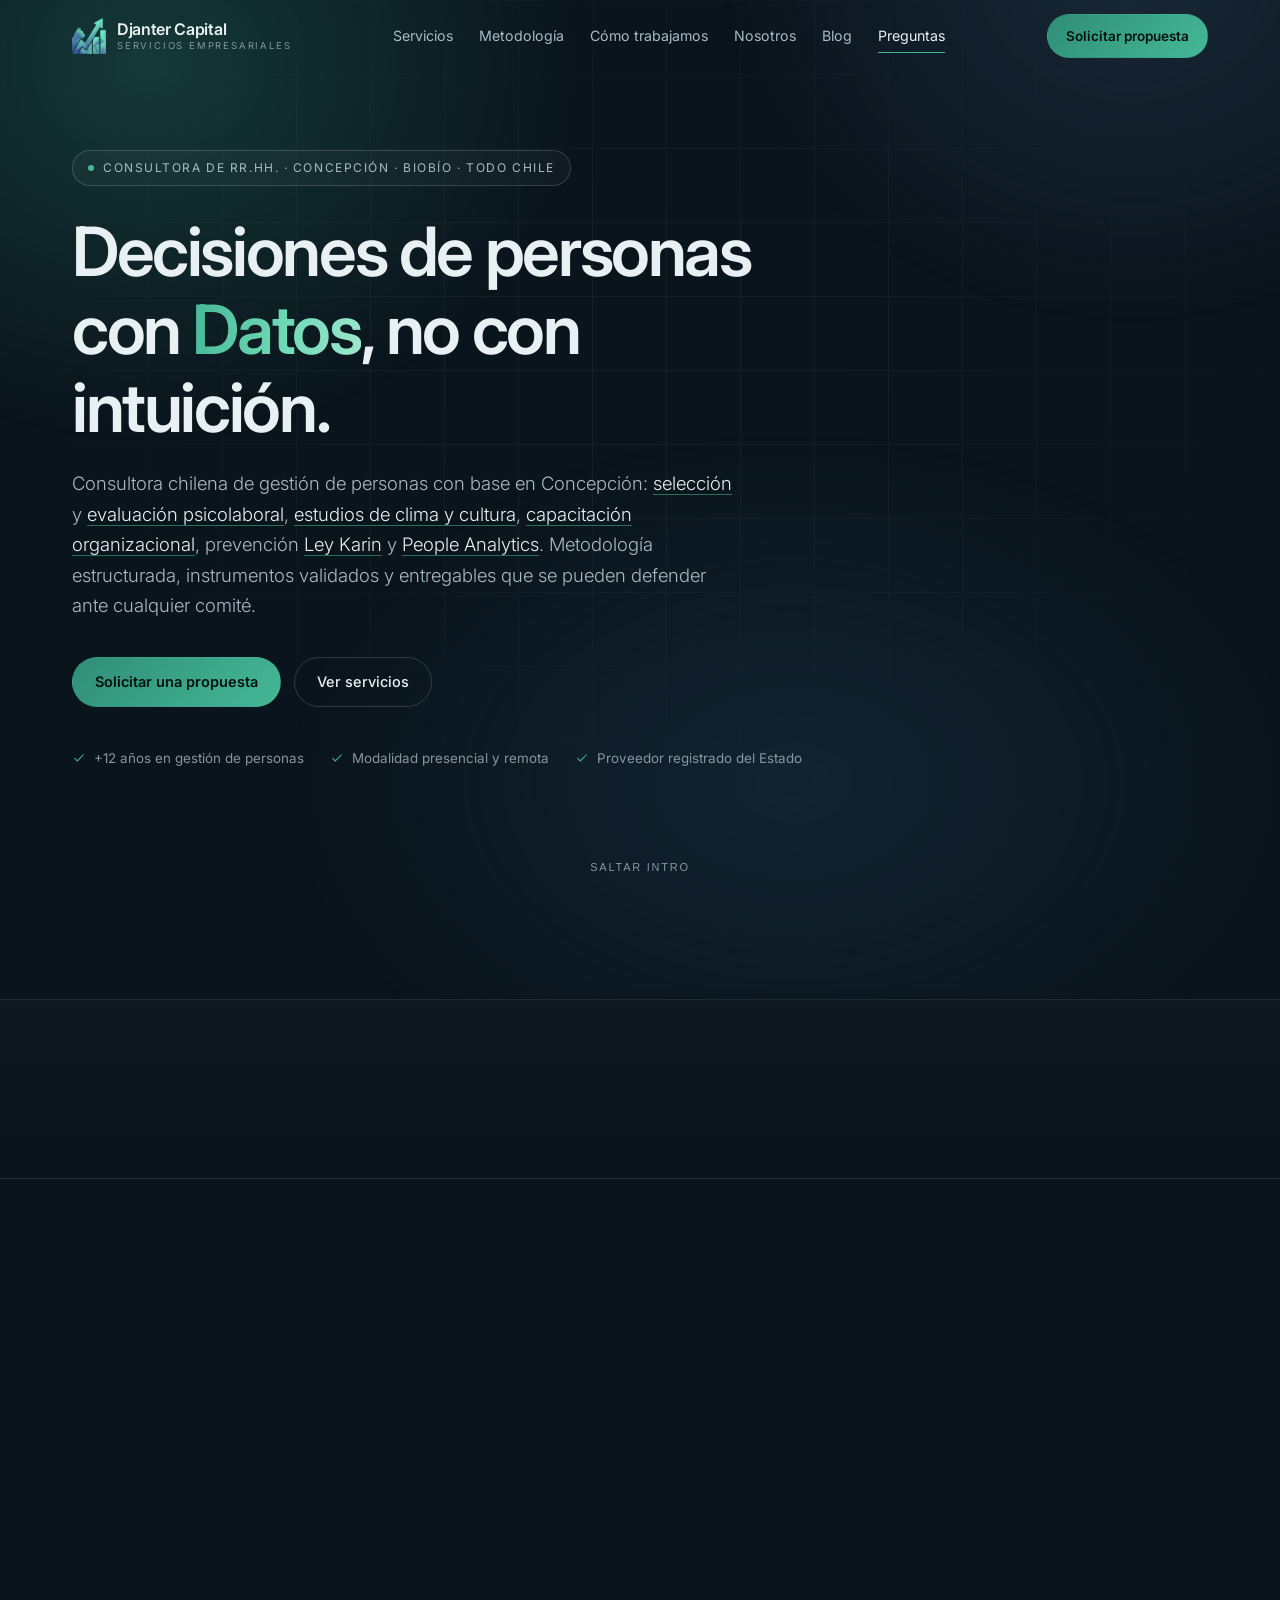
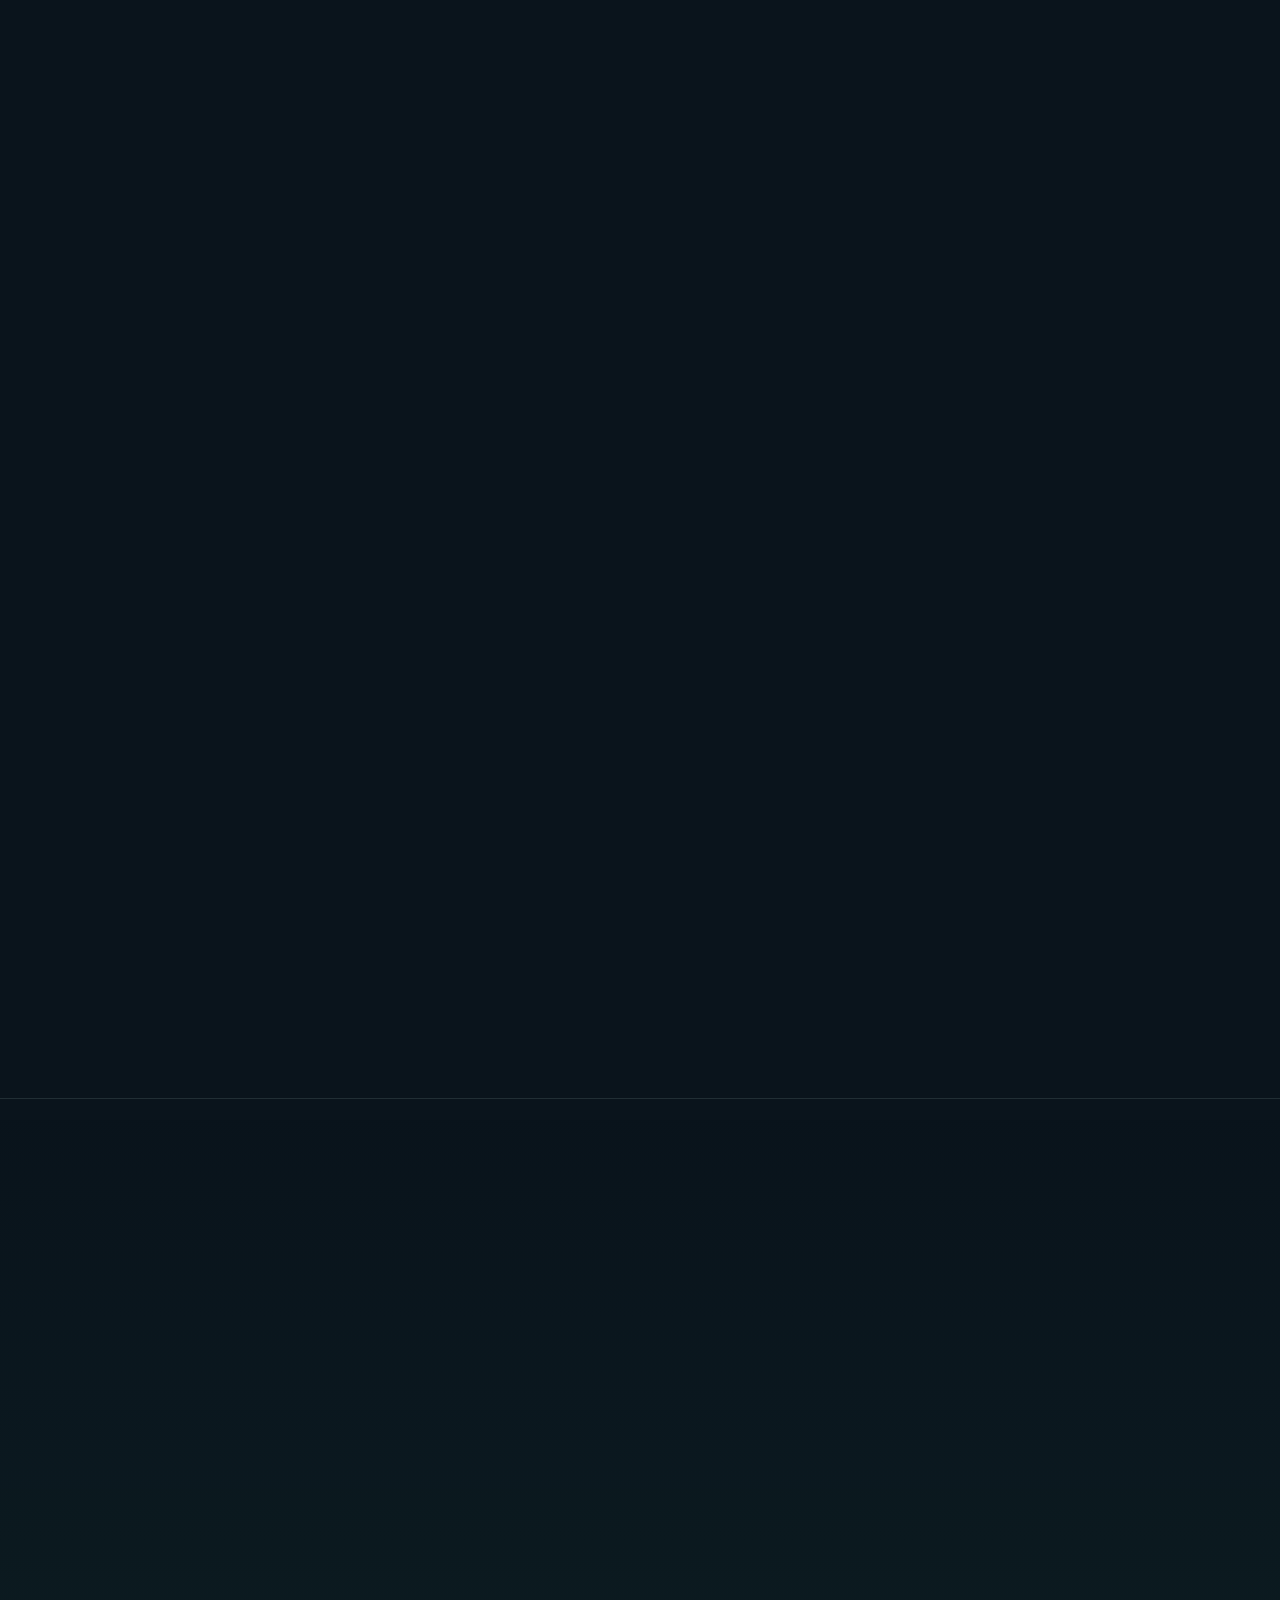
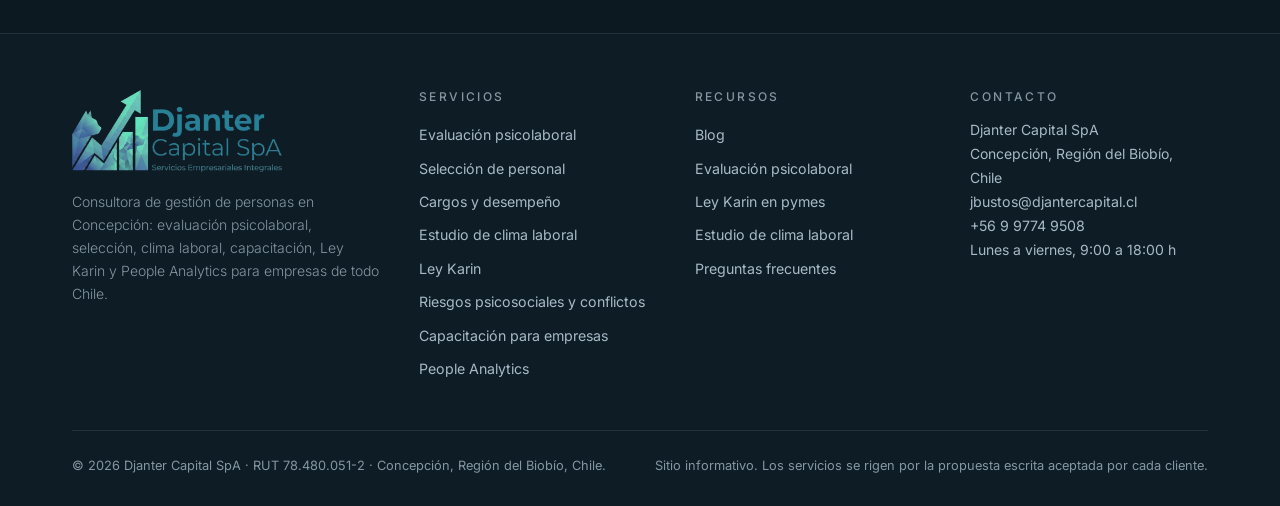
<file: index.html>
<!DOCTYPE html>
<html lang="es-CL">
<head>
<meta charset="utf-8">
<meta name="viewport" content="width=device-width, initial-scale=1">
<title>Consultora de RR.HH. en Concepción | Djanter Capital SpA</title>
<meta name="description" content="Consultora de RR.HH. en Concepción: evaluación psicolaboral, selección, clima laboral, capacitación, Ley Karin y People Analytics. Presencial y online.">
<link rel="canonical" href="https://djantercapital.cl/">
<meta name="robots" content="index, follow, max-image-preview:large">
<meta name="author" content="Djanter Capital SpA">
<meta name="theme-color" content="#0A141C">
<meta property="og:type" content="website">
<meta property="og:site_name" content="Djanter Capital">
<meta property="og:title" content="Consultora de RR.HH. en Concepción | Djanter Capital SpA">
<meta property="og:description" content="Consultora de RR.HH. en Concepción: evaluación psicolaboral, selección, clima laboral, capacitación, Ley Karin y People Analytics. Presencial y online.">
<meta property="og:url" content="https://djantercapital.cl/">
<meta property="og:image" content="https://djantercapital.cl/assets/og-djanter-capital.jpg">
<meta property="og:image:width" content="1200">
<meta property="og:image:height" content="630">
<meta property="og:image:alt" content="Djanter Capital SpA — consultora de gestión de personas en Concepción">
<meta property="og:locale" content="es_CL">
<meta name="twitter:card" content="summary_large_image">
<link rel="icon" href="/favicon.ico" sizes="any">
<link rel="icon" href="/favicon-48.png" type="image/png">
<link rel="apple-touch-icon" href="/apple-touch-icon.png">
<link rel="preconnect" href="https://fonts.googleapis.com">
<link rel="preconnect" href="https://fonts.gstatic.com" crossorigin>
<link href="https://fonts.googleapis.com/css2?family=Inter:wght@300;400;500;600;700&amp;display=swap" rel="stylesheet">
<link rel="stylesheet" href="/assets/site.css">
<noscript><style>.rv{opacity:1;transform:none}#pre{display:none}body.is-loading{overflow:auto}</style></noscript>
<script type="application/ld+json">
{
 "@context": "https://schema.org",
 "@type": "ProfessionalService",
 "@id": "https://djantercapital.cl/#org",
 "name": "Djanter Capital SpA",
 "alternateName": "Djanter Capital",
 "url": "https://djantercapital.cl/",
 "logo": "https://djantercapital.cl/assets/icon-512.png",
 "image": "https://djantercapital.cl/assets/og-djanter-capital.jpg",
 "description": "Consultora de gestión de personas con base en Concepción, Chile: evaluación psicolaboral, selección de personal, estudios de clima laboral, capacitación organizacional, prevención Ley Karin y People Analytics.",
 "email": "jbustos@djantercapital.cl",
 "telephone": "+56997749508",
 "taxID": "78.480.051-2",
 "foundingDate": "2026-07-31",
 "address": {
  "@type": "PostalAddress",
  "addressLocality": "Concepción",
  "addressRegion": "Región del Biobío",
  "addressCountry": "CL"
 },
 "areaServed": [
  {
   "@type": "AdministrativeArea",
   "name": "Región del Biobío"
  },
  {
   "@type": "Country",
   "name": "Chile"
  }
 ],
 "openingHoursSpecification": [
  {
   "@type": "OpeningHoursSpecification",
   "dayOfWeek": [
    "Monday",
    "Tuesday",
    "Wednesday",
    "Thursday",
    "Friday"
   ],
   "opens": "09:00",
   "closes": "18:00"
  }
 ],
 "knowsAbout": [
  "Evaluación psicolaboral",
  "Selección de personal",
  "Assessment center",
  "Clima organizacional",
  "Ley Karin (Ley 21.643)",
  "Riesgos psicosociales",
  "Capacitación organizacional",
  "People Analytics",
  "Power BI"
 ],
 "hasOfferCatalog": {
  "@type": "OfferCatalog",
  "name": "Servicios de gestión de personas",
  "itemListElement": [
   {
    "@type": "Offer",
    "itemOffered": {
     "@type": "Service",
     "name": "Evaluación psicolaboral",
     "url": "https://djantercapital.cl/evaluacion-psicolaboral-concepcion/"
    }
   },
   {
    "@type": "Offer",
    "itemOffered": {
     "@type": "Service",
     "name": "Selección de personal",
     "url": "https://djantercapital.cl/seleccion-de-personal-concepcion/"
    }
   },
   {
    "@type": "Offer",
    "itemOffered": {
     "@type": "Service",
     "name": "Cargos y desempeño",
     "url": "https://djantercapital.cl/descripcion-de-cargos-y-evaluacion-de-desempeno/"
    }
   },
   {
    "@type": "Offer",
    "itemOffered": {
     "@type": "Service",
     "name": "Estudio de clima laboral",
     "url": "https://djantercapital.cl/estudio-clima-laboral/"
    }
   },
   {
    "@type": "Offer",
    "itemOffered": {
     "@type": "Service",
     "name": "Ley Karin",
     "url": "https://djantercapital.cl/ley-karin-protocolo-capacitacion/"
    }
   },
   {
    "@type": "Offer",
    "itemOffered": {
     "@type": "Service",
     "name": "Riesgos psicosociales y conflictos",
     "url": "https://djantercapital.cl/riesgos-psicosociales-y-conflictos-laborales/"
    }
   },
   {
    "@type": "Offer",
    "itemOffered": {
     "@type": "Service",
     "name": "Capacitación para empresas",
     "url": "https://djantercapital.cl/capacitacion-empresas-concepcion/"
    }
   },
   {
    "@type": "Offer",
    "itemOffered": {
     "@type": "Service",
     "name": "People Analytics",
     "url": "https://djantercapital.cl/people-analytics-power-bi-rrhh/"
    }
   }
  ]
 }
}
</script>
<script type="application/ld+json">
{
 "@context": "https://schema.org",
 "@type": "WebSite",
 "@id": "https://djantercapital.cl/#website",
 "name": "Djanter Capital",
 "alternateName": "Djanter Capital SpA",
 "url": "https://djantercapital.cl/",
 "inLanguage": "es-CL",
 "publisher": {
  "@id": "https://djantercapital.cl/#org"
 }
}
</script>
<script type="application/ld+json">
{
 "@context": "https://schema.org",
 "@type": "FAQPage",
 "mainEntity": [
  {
   "@type": "Question",
   "name": "¿Cuánto demora una evaluación psicolaboral?",
   "acceptedAnswer": {
    "@type": "Answer",
    "text": "El estándar es la entrega del informe dentro de los días hábiles siguientes a la aplicación, y el plazo exacto se compromete por escrito en la propuesta según el volumen de evaluados y la modalidad. Para procesos con fecha límite —concursos, cierres de contratación— el plazo se fija antes de empezar. Más detalle en evaluación psicolaboral."
   }
  },
  {
   "@type": "Question",
   "name": "¿La evaluación remota tiene la misma validez que la presencial?",
   "acceptedAnswer": {
    "@type": "Answer",
    "text": "Sí, siempre que se resguarden las condiciones de aplicación: identificación del evaluado, ambiente adecuado, supervisión durante las pruebas y conexión estable. Se utilizan los mismos instrumentos y la misma pauta de interpretación; lo que cambia es la logística, no el estándar técnico."
   }
  },
  {
   "@type": "Question",
   "name": "¿Qué recibe exactamente la empresa al final?",
   "acceptedAnswer": {
    "@type": "Answer",
    "text": "Depende del servicio, y está escrito en la propuesta antes de empezar. En evaluación, un informe por evaluado con perfil de competencias y conclusión de idoneidad. En clima o cultura, un informe con resultados por área más un plan de acción priorizado. En capacitación, el material, el registro de asistencia y un informe de brechas persistentes. En People Analytics, el tablero, el diccionario de indicadores y el manual de actualización. Todos los servicios incluyen reunión de devolución de resultados."
   }
  },
  {
   "@type": "Question",
   "name": "¿Trabajan con empresas fuera de la Región del Biobío?",
   "acceptedAnswer": {
    "@type": "Answer",
    "text": "Sí. La modalidad presencial se concentra en Gran Concepción y la Región del Biobío; para el resto del país se trabaja en modalidad remota, y se evalúan traslados cuando el volumen del proceso lo justifica."
   }
  },
  {
   "@type": "Question",
   "name": "¿Cómo se formaliza la contratación?",
   "acceptedAnswer": {
    "@type": "Answer",
    "text": "Con la aceptación escrita de la propuesta y la emisión de la orden de compra o el contrato de servicios según corresponda. Djanter Capital SpA emite factura electrónica. Para organismos públicos, el proceso se canaliza por Mercado Público."
   }
  },
  {
   "@type": "Question",
   "name": "¿Qué pasa con la información de los evaluados?",
   "acceptedAnswer": {
    "@type": "Answer",
    "text": "Se trata bajo secreto profesional y conforme a la Ley 19.628. Los informes se entregan únicamente a la contraparte autorizada por el cliente, y los datos no se utilizan para ningún fin distinto del proceso contratado."
   }
  },
  {
   "@type": "Question",
   "name": "¿Son OTEC? ¿Se puede usar la franquicia SENCE?",
   "acceptedAnswer": {
    "@type": "Answer",
    "text": "No. Djanter Capital SpA no es Organismo Técnico de Capacitación, y sus programas de formación se contratan y pagan directamente por la empresa, sin acogerse a la franquicia tributaria SENCE. A cambio, el diseño no está limitado por un catálogo de cursos con código: se construye sobre el diagnóstico real del equipo. Cuando el cliente necesita usar franquicia, lo derivamos o coordinamos con una OTEC."
   }
  },
  {
   "@type": "Question",
   "name": "¿Pueden aplicar la evaluación de riesgos psicosociales (CEAL-SM/SUSESO)?",
   "acceptedAnswer": {
    "@type": "Answer",
    "text": "La vigilancia de riesgos psicosociales se rige por el protocolo CEAL-SM/SUSESO, y su aplicación y registro dependen del organismo administrador de cada empresa —su mutualidad o el ISL—, no de una consultora externa. Lo que hacemos es lo que suele quedar sin cubrir: preparar a la organización antes de la medición, interpretar técnicamente los resultados que devuelve el organismo administrador y diseñar y ejecutar el plan de intervención posterior."
   }
  },
  {
   "@type": "Question",
   "name": "¿Hacen investigaciones de denuncias bajo la Ley Karin?",
   "acceptedAnswer": {
    "@type": "Answer",
    "text": "No ejecutamos investigaciones de denuncias. Trabajamos la fase preventiva: diseño o revisión del protocolo de prevención del acoso laboral, sexual y de la violencia en el trabajo, y capacitación a jefaturas y trabajadores con registro de asistencia. La investigación de una denuncia tiene plazos y formalidades legales y puede derivar a la Dirección del Trabajo, por lo que corresponde a una asesoría jurídica especializada."
   }
  },
  {
   "@type": "Question",
   "name": "¿Trabajan con un equipo propio o subcontratan?",
   "acceptedAnswer": {
    "@type": "Answer",
    "text": "Equipo acotado, con red de especialistas convocada según el proyecto: en proyectos de valorización de cargos, gestión del cambio a gran escala o programas con muchos relatores se suman profesionales específicos. En todos los casos el responsable técnico participa en el proceso y firma el entregable, no solo lo supervisa."
   }
  },
  {
   "@type": "Question",
   "name": "¿Atienden procesos de un solo cargo?",
   "acceptedAnswer": {
    "@type": "Answer",
    "text": "Sí. El valor se cotiza por evaluado o por proceso, de modo que un proceso pequeño no queda fuera de alcance. También existe la opción de convenio para empresas con necesidad recurrente de evaluaciones."
   }
  }
 ]
}
</script>
</head>
<body class="is-loading">

<div id="scrollbar" aria-hidden="true"><i id="scrollbarFill"></i></div>

<!-- ====================== PRELOADER ====================== -->
<div id="pre" role="status" aria-label="Cargando Djanter Capital">
  <div class="glow"></div>
  <div class="stage">
    <img class="logo" src="/assets/isotipo-djanter.webp" alt="" width="116" height="122">
    <div class="nm"><b>Djanter Capital SpA</b></div>
    <i>Servicios Empresariales Integrales</i>
    <div class="bar"><i></i></div>
  </div>
  <button class="skip" id="skip">Saltar intro</button>
  <div class="curtain curtain-t"></div>
</div>

<!-- ====================== HEADER ====================== -->
<header id="hdr">
  <div class="wrap bar">
    <a href="#hero" class="mark" aria-label="Djanter Capital — inicio">
      <img src="/assets/isotipo-djanter.webp" alt="" width="34" height="36">
      <span class="wm"><b>Djanter Capital</b><span>Servicios empresariales</span></span>
    </a>
    <nav class="main" aria-label="Principal">
      <a href="#servicios">Servicios</a>
      <a href="#metodologia">Metodología</a>
      <a href="#proceso">Cómo trabajamos</a>
      <a href="#nosotros">Nosotros</a>
      <a href="/blog/">Blog</a>
      <a href="#faq">Preguntas</a>
    </nav>
    <a href="#contacto" class="btn btn-p btn-sm">Solicitar propuesta</a>
    <button class="burger" id="burger" aria-label="Menú" aria-expanded="false" aria-controls="mob"><span></span><span></span><span></span></button>
  </div>
</header>

<div id="scrim"></div>
<nav id="mob" aria-label="Menú móvil">
  <a href="/">Inicio</a>
  <a href="/evaluacion-psicolaboral-concepcion/">Evaluación psicolaboral</a>
  <a href="/seleccion-de-personal-concepcion/">Selección de personal</a>
  <a href="/descripcion-de-cargos-y-evaluacion-de-desempeno/">Cargos y desempeño</a>
  <a href="/estudio-clima-laboral/">Estudio de clima laboral</a>
  <a href="/ley-karin-protocolo-capacitacion/">Ley Karin</a>
  <a href="/riesgos-psicosociales-y-conflictos-laborales/">Riesgos psicosociales y conflictos</a>
  <a href="/capacitacion-empresas-concepcion/">Capacitación para empresas</a>
  <a href="/people-analytics-power-bi-rrhh/">People Analytics</a>
  <a href="/blog/">Blog</a>
  <a href="/#faq">Preguntas frecuentes</a>
  <a href="#contacto" class="btn btn-p">Solicitar propuesta</a>
</nav>

<main>
<!-- ====================== HERO ====================== -->
<section id="hero">
  <div class="hero-parallax" id="heroParallax"><div class="mesh"></div><div class="grid-bg"></div></div>
  <div class="wrap">
    <span class="eyebrow rv"><span class="dot"></span> Consultora de RR.HH. · Concepción · Biobío · Todo Chile</span>
    <h1 class="big rv">Decisiones de personas con <em>Datos</em>, no con intuición.</h1>
    <p class="lede rv">Consultora chilena de gestión de personas con base en Concepción: <a href="/seleccion-de-personal-concepcion/">selección</a> y <a href="/evaluacion-psicolaboral-concepcion/">evaluación psicolaboral</a>, <a href="/estudio-clima-laboral/">estudios de clima y cultura</a>, <a href="/capacitacion-empresas-concepcion/">capacitación organizacional</a>, prevención <a href="/ley-karin-protocolo-capacitacion/">Ley Karin</a> y <a href="/people-analytics-power-bi-rrhh/">People Analytics</a>. Metodología estructurada, instrumentos validados y entregables que se pueden defender ante cualquier comité.</p>
    <div class="hero-cta rv">
      <a href="#contacto" class="btn btn-p">Solicitar una propuesta</a>
      <a href="#servicios" class="btn btn-g">Ver servicios</a>
    </div>
    <div class="hero-meta rv">
      <span><svg viewBox="0 0 24 24"><path d="M20 6L9 17l-5-5"/></svg> +12 años en gestión de personas</span>
      <span><svg viewBox="0 0 24 24"><path d="M20 6L9 17l-5-5"/></svg> Modalidad presencial y remota</span>
      <span><svg viewBox="0 0 24 24"><path d="M20 6L9 17l-5-5"/></svg> Proveedor registrado del Estado</span>
    </div>
    <div class="bars rv" id="bars" aria-hidden="true"><i></i><i></i><i></i><i></i><i></i></div>
  </div>
</section>

<!-- ====================== CIFRAS ====================== -->
<section id="stats" style="padding:0">
  <div class="wrap" style="padding-inline:0">
    <div class="stat-grid">
      <div class="stat rv"><b data-count="12" data-suffix="+">12+</b><span>Años de experiencia en RR.HH. y evaluación</span></div>
      <div class="stat rv"><b data-count="6" data-suffix="">6</b><span>Áreas de servicio, de la selección al análisis de datos</span></div>
      <div class="stat rv"><b data-count="24" data-suffix="">24</b><span>Servicios con alcance, plazo y entregable definidos</span></div>
      <div class="stat rv"><b data-count="16" data-suffix="">16</b><span>Regiones alcanzables en modalidad remota</span></div>
    </div>
  </div>
</section>

<!-- ====================== SERVICIOS ====================== -->
<section id="servicios">
  <div class="wrap">
    <div class="head rv">
      <span class="kicker">Servicios</span>
      <h2>Seis áreas de servicio, un mismo estándar</h2>
      <p>Veinticuatro servicios organizados en seis áreas. Se contratan por separado, como programa integral o como apoyo puntual a un área de RR.HH. ya existente. Cada uno se entrega con alcance definido, plazo comprometido por escrito y un entregable que la organización puede usar para decidir.</p>
      <div class="rule"></div>
    </div>

    <div class="cards">

      <article class="card rv">
        <div class="ic"><svg viewBox="0 0 24 24"><circle cx="11" cy="11" r="7"/><path d="M21 21l-4.3-4.3"/></svg></div>
        <span class="tag">01</span>
        <h3>Reclutamiento y selección</h3>
        <p>Encontrar a la persona correcta y poder demostrar por qué es la correcta. Procesos completos o solo la etapa técnica que la empresa no puede cubrir.</p>
        <ul>
          <li><b>Proceso completo de selección</b> — del perfil a la terna, con criterios de descarte documentados</li>
          <li><b>Evaluación psicolaboral</b> — entrevista STAR, 16PF, DISC y Lüscher; informe de idoneidad</li>
          <li><b>Assessment center</b> — ejercicios situacionales con observadores múltiples para jefaturas y finalistas equivalentes</li>
        </ul>
        <a class="more" href="/evaluacion-psicolaboral-concepcion/">Evaluación psicolaboral</a>
        <a class="more" style="margin-top:10px" href="/seleccion-de-personal-concepcion/">Selección de personal</a>
      </article>

      <article class="card rv">
        <div class="ic"><svg viewBox="0 0 24 24"><path d="M16 21v-2a4 4 0 0 0-4-4H6a4 4 0 0 0-4 4v2"/><circle cx="9" cy="7" r="4"/><path d="M22 11l-3 3-2-2"/></svg></div>
        <span class="tag">02</span>
        <h3><a href="/descripcion-de-cargos-y-evaluacion-de-desempeno/">Gestión y desarrollo de personas</a></h3>
        <p>La estructura que sostiene todo lo demás: quién hace qué, cómo se mide y cómo entra y sale la gente de la organización.</p>
        <ul>
          <li><b>Descripción y valorización de cargos</b> — manual de cargos, organigrama funcional y mapa de niveles</li>
          <li><b>Evaluación de desempeño</b> — diseño del instrumento, formación de evaluadores y primer ciclo implementado</li>
          <li><b>Onboarding y desvinculación asistida</b> — plan de 30/60/90 días; protocolo de salida y entrevista de egreso</li>
        </ul>
        <a class="more" href="/descripcion-de-cargos-y-evaluacion-de-desempeno/">Ver cargos y desempeño</a>
      </article>

      <article class="card rv">
        <div class="ic"><svg viewBox="0 0 24 24"><path d="M3 3v18h18"/><path d="M7 15l4-5 3 3 5-7"/></svg></div>
        <span class="tag">03</span>
        <h3><a href="/estudio-clima-laboral/">Clima y cultura organizacional</a></h3>
        <p>Medir lo que se percibe con instrumentos serios, anonimato real y un plan de acción que se pueda ejecutar. No un informe para archivar.</p>
        <ul>
          <li><b>Estudio de clima organizacional</b> — resultados por área y nivel, focus groups y plan priorizado</li>
          <li><b>Encuestas de pulso</b> — medición corta y periódica para saber si las acciones están funcionando</li>
          <li><b>Diagnóstico de cultura</b> — brecha documentada entre la cultura declarada y la que opera de verdad</li>
        </ul>
        <a class="more" href="/estudio-clima-laboral/">Ver estudio de clima laboral</a>
      </article>

      <article class="card rv">
        <div class="ic"><svg viewBox="0 0 24 24"><path d="M17 3a3 3 0 0 1 0 6 3 3 0 0 1 0-6zM7 15a3 3 0 0 1 0 6 3 3 0 0 1 0-6z"/><path d="M7 15V9a3 3 0 0 1 3-3h7"/></svg></div>
        <span class="tag">04</span>
        <h3>Convivencia, equipos y cambio</h3>
        <p>Intervención donde el problema ya está instalado: conflictos, resistencias a un cambio, o una obligación normativa que la empresa debe cumplir y no sabe cómo aterrizar.</p>
        <ul>
          <li><b>Intervención de equipos y mediación de conflictos</b> — acta de acuerdos con conductas verificables y seguimiento</li>
          <li><b>Gestión del cambio</b> — mapa de resistencias, plan por audiencia y medición de adopción</li>
          <li><b>Riesgos psicosociales — acompañamiento</b> — preparación previa, lectura técnica de resultados y plan de intervención</li>
          <li><b>Ley Karin (21.643)</b> — diseño o revisión del protocolo de prevención y capacitación a jefaturas y trabajadores</li>
        </ul>
        <p class="note"><b>Alcance declarado:</b> la vigilancia de riesgos psicosociales opera bajo el protocolo CEAL-SM/SUSESO y su aplicación depende del organismo administrador de cada empresa (mutualidad o ISL); Djanter Capital no lo reemplaza, interviene antes y después de la medición. En materia de Ley Karin trabajamos la prevención, el protocolo y la capacitación; no ejecutamos investigaciones de denuncias.</p>
        <a class="more" href="/ley-karin-protocolo-capacitacion/">Ley Karin</a>
        <a class="more" style="margin-top:10px" href="/riesgos-psicosociales-y-conflictos-laborales/">Riesgos psicosociales y conflictos</a>
      </article>

      <article class="card rv">
        <div class="ic"><svg viewBox="0 0 24 24"><path d="M12 3L2 8l10 5 10-5-10-5z"/><path d="M2 14l10 5 10-5"/></svg></div>
        <span class="tag">05</span>
        <h3><a href="/capacitacion-empresas-concepcion/">Capacitación y formación</a></h3>
        <p>Programas diseñados sobre el diagnóstico de la empresa, con casos propios y verificación de que lo aprendido llegó al puesto de trabajo.</p>
        <ul>
          <li><b>Detección de necesidades (DNC)</b> — matriz de brechas y plan anual de capacitación priorizado</li>
          <li><b>Escuela de liderazgo para jefaturas</b> — programa modular con práctica aplicada entre sesiones</li>
          <li><b>Habilidades blandas aplicadas</b> — comunicación, trabajo en equipo, conflicto, servicio, negociación, manejo de carga</li>
          <li><b>Formación en entrevista por competencias</b> — la empresa queda con su propia pauta STAR lista para usar</li>
          <li><b>Seminarios, charlas y jornadas</b> — diseño, conducción y producción para grupos grandes</li>
          <li><b>Ferias de bienestar y calidad de vida laboral</b> — del beneficio suelto a un programa anual medible</li>
        </ul>
        <p class="note"><b>Alcance declarado:</b> capacitación privada contratada directamente por la empresa. Djanter Capital SpA no es OTEC y sus programas no se acogen a la franquicia tributaria SENCE.</p>
        <a class="more" href="/capacitacion-empresas-concepcion/">Ver capacitación para empresas</a>
      </article>

      <article class="card rv">
        <div class="ic"><svg viewBox="0 0 24 24"><rect x="3" y="3" width="18" height="18" rx="2"/><path d="M8 17V9M12 17v-5M16 17v-8"/></svg></div>
        <span class="tag">06</span>
        <h3><a href="/people-analytics-power-bi-rrhh/">People Analytics y consultoría de gestión</a></h3>
        <p>Convertir los datos que la empresa ya tiene en decisiones, y ordenar el área de RR.HH. para que funcione sin depender de una persona.</p>
        <ul>
          <li><b>Tableros de RR.HH. en Power BI</b> — dotación, rotación, ausentismo, costo de reemplazo y desempeño</li>
          <li><b>Estudio de rotación y ausentismo</b> — factores asociados, costo estimado y plan de retención</li>
          <li><b>Control de gestión de RR.HH.</b> — cuadro de mando, metas por indicador y rutina mensual instalada</li>
          <li><b>Estructura y procesos de RR.HH.</b> — mapa de procesos, políticas internas y set de formatos</li>
          <li><b>Integridad y cumplimiento (Ley 20.393)</b> — código de ética, canal de denuncias y comité de ética operativos</li>
        </ul>
        <a class="more" href="/people-analytics-power-bi-rrhh/">Ver People Analytics</a>
      </article>

    </div>

    <p class="rv" style="margin-top:34px; font-size:14.5px; color:var(--txt-3); max-width:72ch">
      Equipo acotado, con red de especialistas convocada según el proyecto. En todos los casos el responsable técnico participa en el proceso y firma el entregable.
    </p>
  </div>
</section>

<!-- ====================== METODOLOGÍA ====================== -->
<section id="metodologia" style="border-top:1px solid var(--line)">
  <div class="wrap">
    <div class="split">
      <div class="rv">
        <span class="kicker">Metodología</span>
        <h2>Instrumentos validados, criterio profesional y un entregable defendible</h2>
        <div class="rule"></div>
        <p style="margin-top:26px; color:var(--txt-2); font-weight:300">
          Ningún instrumento decide por sí solo. La batería se selecciona según el perfil del cargo y sus resultados se integran con la entrevista y la evidencia conductual recogida en el proceso. El informe explicita qué se midió, con qué, y qué respalda cada conclusión.
        </p>
        <p style="margin-top:18px; color:var(--txt-2); font-weight:300">
          Todo el trabajo se ejecuta bajo secreto profesional y las obligaciones de la Ley 19.628 sobre protección de datos personales: los resultados llegan a quien debe decidir, y a nadie más.
        </p>
        <p style="margin-top:18px; color:var(--txt-2); font-weight:300">
          ¿Quieres saber qué debería traer un buen informe? Lo explicamos en <a href="/blog/que-es-una-evaluacion-psicolaboral/" style="color:var(--teal-2); text-decoration:underline; text-underline-offset:3px">qué mide una evaluación psicolaboral</a>.
        </p>
        <a href="#contacto" class="btn btn-g" style="margin-top:30px">Conversemos tu caso</a>
      </div>
      <div class="instr rv">
        <div class="chip"><b>Entrevista STAR</b><span>Entrevista por competencias basada en conducta pasada: situación, tarea, acción y resultado.</span></div>
        <div class="chip"><b>16PF</b><span>Cuestionario factorial de personalidad para perfil laboral y ajuste al cargo.</span></div>
        <div class="chip"><b>DISC</b><span>Lectura de estilo conductual y de comunicación aplicada a equipos y liderazgo.</span></div>
        <div class="chip"><b>Test de Lüscher</b><span>Complemento proyectivo sobre estado y recursos emocionales del evaluado.</span></div>
        <div class="chip" style="grid-column:1/-1"><b>Integración y control de calidad</b><span>Revisión cruzada de resultados, chequeo de consistencia entre fuentes y redacción del informe por un profesional responsable identificado.</span></div>
      </div>
    </div>
  </div>
</section>

<!-- ====================== PROCESO ====================== -->
<section id="proceso" style="border-top:1px solid var(--line)">
  <div class="wrap">
    <div class="head rv">
      <span class="kicker">Cómo trabajamos</span>
      <h2>Cuatro etapas, sin sorpresas</h2>
      <p>Sabes desde el primer contacto qué se entrega, cuándo y a qué costo. Nada avanza sin propuesta escrita aprobada.</p>
      <div class="rule"></div>
    </div>
    <div class="steps rv">
      <div class="step"><b class="n">01</b><h3>Diagnóstico</h3><p>Reunión inicial para entender el cargo, el problema o la brecha. Sin costo y sin compromiso.</p></div>
      <div class="step"><b class="n">02</b><h3>Propuesta</h3><p>Documento con alcance, metodología, plazos, entregables y valor. Se aprueba antes de ejecutar.</p></div>
      <div class="step"><b class="n">03</b><h3>Ejecución</h3><p>Aplicación en terreno o remota, con coordinación directa y reporte de avance durante el proceso.</p></div>
      <div class="step"><b class="n">04</b><h3>Entrega y seguimiento</h3><p>Informe final, reunión de devolución de resultados y acompañamiento en la implementación.</p></div>
    </div>
  </div>
</section>

<!-- ====================== NOSOTROS / CREDIBILIDAD ====================== -->
<section id="nosotros" style="border-top:1px solid var(--line)">
  <div class="wrap">
    <div class="head rv">
      <span class="kicker">Quiénes somos</span>
      <h2>Una consultora pequeña, deliberadamente</h2>
      <p>Djanter Capital SpA es una empresa chilena de servicios empresariales integrales con base en Concepción. Trabajamos con un equipo acotado y profesionales especialistas convocados según el proyecto: el responsable técnico participa en el proceso, no solo lo firma.</p>
      <div class="rule"></div>
    </div>

    <div class="split" style="align-items:stretch">
      <div class="card rv" style="padding:34px 30px">
        <h3>Dirección técnica</h3>
        <p style="margin-top:14px">Psicólogo organizacional con MBA y más de 12 años de experiencia en reclutamiento y selección, evaluación psicolaboral y desarrollo organizacional, tanto en el sector privado como en concursos públicos.</p>
        <ul>
          <li>Psicólogo organizacional · MBA</li>
          <li>Diplomado en People Analytics</li>
          <li>Certificaciones en Power BI y metodologías ágiles</li>
          <li>Experiencia acreditable en procesos APS y municipales</li>
        </ul>
      </div>

      <div class="rv" style="display:flex; flex-direction:column; gap:18px">
        <div class="chip"><b>Cobertura</b><span>Presencial en la Región del Biobío y Gran Concepción; modalidad remota para todo el país, con la misma estructura de evaluación e informe.</span></div>
        <div class="chip"><b>Formalidad</b><span>Sociedad por acciones constituida, con giro vigente, emisión de factura electrónica y representante legal identificado en cada propuesta.</span></div>
        <div class="chip"><b>Confidencialidad</b><span>Secreto profesional, resguardo de datos personales conforme a la Ley 19.628 y entrega de resultados solo a la contraparte autorizada.</span></div>
      </div>
    </div>
  </div>
</section>

<!-- ====================== TRUST / SECTOR PÚBLICO ====================== -->
<section id="trust" style="padding-top:0">
  <div class="wrap">
    <div class="panel rv">
      <span class="kicker">Respaldo</span>
      <h2 style="max-width:22ch">También somos proveedores del Estado</h2>
      <p style="margin-top:18px; color:var(--txt-2); font-weight:300; max-width:62ch; position:relative; z-index:1">
        Djanter Capital SpA participa habitualmente en licitaciones y compras ágiles de Mercado Público, con los requisitos habilitantes vigentes. Para un cliente privado eso significa algo simple: nuestros procesos ya están sometidos al estándar documental y de control que exige el sector público.
      </p>
      <div class="trust-grid">
        <div><b>Requisitos habilitantes al día</b><p>Inscripción vigente y documentación en regla para ofertar en Mercado Público.</p></div>
        <div><b>Programa de integridad propio</b><p>Código de ética, canal de denuncias y comité de ética, referenciados a la Ley 20.393.</p></div>
        <div><b>Trazabilidad documental</b><p>Cada proceso deja respaldo: propuesta, metodología aplicada, evidencia e informe firmado.</p></div>
      </div>
    </div>
  </div>
</section>

<!-- ====================== FAQ ====================== -->
<section id="faq" style="border-top:1px solid var(--line)">
  <div class="wrap">
    <div class="head rv">
      <span class="kicker">Preguntas frecuentes</span>
      <h2>Lo que suelen preguntarnos antes de contratar</h2>
      <div class="rule"></div>
    </div>
    <div class="faq rv">
      <details><summary>¿Cuánto demora una evaluación psicolaboral?</summary>
        <div class="ans">El estándar es la entrega del informe dentro de los días hábiles siguientes a la aplicación, y el plazo exacto se compromete por escrito en la propuesta según el volumen de evaluados y la modalidad. Para procesos con fecha límite —concursos, cierres de contratación— el plazo se fija antes de empezar. Más detalle en <a href="/evaluacion-psicolaboral-concepcion/">evaluación psicolaboral</a>.</div></details>
      <details><summary>¿La evaluación remota tiene la misma validez que la presencial?</summary>
        <div class="ans">Sí, siempre que se resguarden las condiciones de aplicación: identificación del evaluado, ambiente adecuado, supervisión durante las pruebas y conexión estable. Se utilizan los mismos instrumentos y la misma pauta de interpretación; lo que cambia es la logística, no el estándar técnico.</div></details>
      <details><summary>¿Qué recibe exactamente la empresa al final?</summary>
        <div class="ans">Depende del servicio, y está escrito en la propuesta antes de empezar. En evaluación, un informe por evaluado con perfil de competencias y conclusión de idoneidad. En clima o cultura, un informe con resultados por área más un plan de acción priorizado. En capacitación, el material, el registro de asistencia y un informe de brechas persistentes. En People Analytics, el tablero, el diccionario de indicadores y el manual de actualización. Todos los servicios incluyen reunión de devolución de resultados.</div></details>
      <details><summary>¿Trabajan con empresas fuera de la Región del Biobío?</summary>
        <div class="ans">Sí. La modalidad presencial se concentra en Gran Concepción y la Región del Biobío; para el resto del país se trabaja en modalidad remota, y se evalúan traslados cuando el volumen del proceso lo justifica.</div></details>
      <details><summary>¿Cómo se formaliza la contratación?</summary>
        <div class="ans">Con la aceptación escrita de la propuesta y la emisión de la orden de compra o el contrato de servicios según corresponda. Djanter Capital SpA emite factura electrónica. Para organismos públicos, el proceso se canaliza por Mercado Público.</div></details>
      <details><summary>¿Qué pasa con la información de los evaluados?</summary>
        <div class="ans">Se trata bajo secreto profesional y conforme a la Ley 19.628. Los informes se entregan únicamente a la contraparte autorizada por el cliente, y los datos no se utilizan para ningún fin distinto del proceso contratado.</div></details>
      <details><summary>¿Son OTEC? ¿Se puede usar la franquicia SENCE?</summary>
        <div class="ans">No. Djanter Capital SpA no es Organismo Técnico de Capacitación, y sus programas de formación se contratan y pagan directamente por la empresa, sin acogerse a la franquicia tributaria SENCE. A cambio, el diseño no está limitado por un catálogo de cursos con código: se construye sobre el diagnóstico real del equipo. Cuando el cliente necesita usar franquicia, lo derivamos o coordinamos con una OTEC.</div></details>
      <details><summary>¿Pueden aplicar la evaluación de riesgos psicosociales (CEAL-SM/SUSESO)?</summary>
        <div class="ans">La vigilancia de riesgos psicosociales se rige por el protocolo CEAL-SM/SUSESO, y su aplicación y registro dependen del organismo administrador de cada empresa —su mutualidad o el ISL—, no de una consultora externa. Lo que hacemos es lo que suele quedar sin cubrir: preparar a la organización antes de la medición, interpretar técnicamente los resultados que devuelve el organismo administrador y diseñar y ejecutar el <a href="/riesgos-psicosociales-y-conflictos-laborales/">plan de intervención posterior</a>.</div></details>
      <details><summary>¿Hacen investigaciones de denuncias bajo la Ley Karin?</summary>
        <div class="ans">No ejecutamos investigaciones de denuncias. Trabajamos la fase preventiva: diseño o revisión del <a href="/ley-karin-protocolo-capacitacion/">protocolo de prevención</a> del acoso laboral, sexual y de la violencia en el trabajo, y capacitación a jefaturas y trabajadores con registro de asistencia. La investigación de una denuncia tiene plazos y formalidades legales y puede derivar a la Dirección del Trabajo, por lo que corresponde a una asesoría jurídica especializada.</div></details>
      <details><summary>¿Trabajan con un equipo propio o subcontratan?</summary>
        <div class="ans">Equipo acotado, con red de especialistas convocada según el proyecto: en proyectos de valorización de cargos, gestión del cambio a gran escala o programas con muchos relatores se suman profesionales específicos. En todos los casos el responsable técnico participa en el proceso y firma el entregable, no solo lo supervisa.</div></details>
      <details><summary>¿Atienden procesos de un solo cargo?</summary>
        <div class="ans">Sí. El valor se cotiza por evaluado o por proceso, de modo que un proceso pequeño no queda fuera de alcance. También existe la opción de convenio para empresas con necesidad recurrente de evaluaciones.</div></details>
    </div>
  </div>
</section>

<!-- ====================== CONTACTO ====================== -->
<section id="contacto" style="border-top:1px solid var(--line)">
  <div class="wrap">
    <div class="contact-wrap">
      <div class="rv">
        <span class="kicker">Contacto</span>
        <h2>Cuéntanos qué necesitas resolver</h2>
        <div class="rule"></div>
        <p style="margin-top:24px; color:var(--txt-2); font-weight:300; max-width:48ch">
          La primera reunión es de diagnóstico, sin costo y sin compromiso. Sirve para entender el caso y decir con claridad si podemos aportar o no.
        </p>
        <p style="margin-top:20px; font-size:14px; color:var(--txt-3)">
          Djanter Capital SpA · Concepción, Región del Biobío<br>
          Horario de atención: <span data-cfg="horario">lunes a viernes, 9:00 a 18:00 h</span>
        </p>
      </div>

      <div class="contact-list rv">
        <a class="cbtn" href="mailto:jbustos@djantercapital.cl" data-contact="mail">
          <span class="ci"><svg viewBox="0 0 24 24"><rect x="2" y="4" width="20" height="16" rx="2"/><path d="M2 7l10 6 10-6"/></svg></span>
          <span class="ct"><b>Escríbenos por correo</b><span>jbustos@djantercapital.cl</span></span>
        </a>
        <a class="cbtn" href="https://wa.me/56997749508" data-contact="wsp" target="_blank" rel="noopener">
          <span class="ci"><svg viewBox="0 0 24 24"><path d="M21 11.5a8.4 8.4 0 0 1-9 8.4 8.5 8.5 0 0 1-3.9-.9L3 20.5l1.6-4.9A8.4 8.4 0 0 1 3.6 11 8.4 8.4 0 0 1 12 2.6a8.4 8.4 0 0 1 9 8.9z"/></svg></span>
          <span class="ct"><b>WhatsApp</b><span>+56 9 9774 9508</span></span>
        </a>
        <a class="cbtn" href="tel:+56997749508" data-contact="tel">
          <span class="ci"><svg viewBox="0 0 24 24"><path d="M22 16.9v3a2 2 0 0 1-2.2 2 19.8 19.8 0 0 1-8.6-3.1 19.5 19.5 0 0 1-6-6A19.8 19.8 0 0 1 2.1 4.2 2 2 0 0 1 4.1 2h3a2 2 0 0 1 2 1.7c.1 1 .4 1.9.7 2.8a2 2 0 0 1-.5 2.1L8.1 9.9a16 16 0 0 0 6 6l1.3-1.2a2 2 0 0 1 2.1-.5c.9.3 1.8.6 2.8.7a2 2 0 0 1 1.7 2z"/></svg></span>
          <span class="ct"><b>Llamar</b><span>+56 9 9774 9508</span></span>
        </a>
      </div>
    </div>
  </div>
</section>
</main>

<!-- ====================== FOOTER ====================== -->
<footer>
  <div class="wrap">
    <div class="f-grid">
      <div>
        <img class="f-logo" src="/assets/logo-djanter-capital.webp" alt="Djanter Capital SpA — Servicios Empresariales Integrales" width="210" height="82">
        <p class="desc">Consultora de gestión de personas en Concepción: evaluación psicolaboral, selección, clima laboral, capacitación, Ley Karin y People Analytics para empresas de todo Chile.</p>
      </div>
      <div>
        <h2 class="fh">Servicios</h2>
        <a href="/evaluacion-psicolaboral-concepcion/">Evaluación psicolaboral</a>
        <a href="/seleccion-de-personal-concepcion/">Selección de personal</a>
        <a href="/descripcion-de-cargos-y-evaluacion-de-desempeno/">Cargos y desempeño</a>
        <a href="/estudio-clima-laboral/">Estudio de clima laboral</a>
        <a href="/ley-karin-protocolo-capacitacion/">Ley Karin</a>
        <a href="/riesgos-psicosociales-y-conflictos-laborales/">Riesgos psicosociales y conflictos</a>
        <a href="/capacitacion-empresas-concepcion/">Capacitación para empresas</a>
        <a href="/people-analytics-power-bi-rrhh/">People Analytics</a>
      </div>
      <div>
        <h2 class="fh">Recursos</h2>
        <a href="/blog/">Blog</a>
        <a href="/blog/que-es-una-evaluacion-psicolaboral/">Evaluación psicolaboral</a>
        <a href="/blog/ley-karin-protocolo-prevencion-pymes/">Ley Karin en pymes</a>
        <a href="/blog/estudio-de-clima-laboral-errores/">Estudio de clima laboral</a>
        <a href="/#faq">Preguntas frecuentes</a>
      </div>
      <div>
        <h2 class="fh">Contacto</h2>
        <address>
          Djanter Capital SpA<br>
          Concepción, Región del Biobío, Chile<br>
          <a href="mailto:jbustos@djantercapital.cl" data-contact="mail">jbustos@djantercapital.cl</a><br>
          <a href="tel:+56997749508" data-contact="tel">+56 9 9774 9508</a><br>
          Lunes a viernes, 9:00 a 18:00 h
        </address>
      </div>
    </div>
    <div class="legal">
      <span>© <span id="yr">2026</span> Djanter Capital SpA · RUT 78.480.051-2 · Concepción, Región del Biobío, Chile.</span>
      <span>Sitio informativo. Los servicios se rigen por la propuesta escrita aceptada por cada cliente.</span>
    </div>
  </div>
</footer>

<script src="/assets/site.js" defer></script>
</body>
</html>
</file>
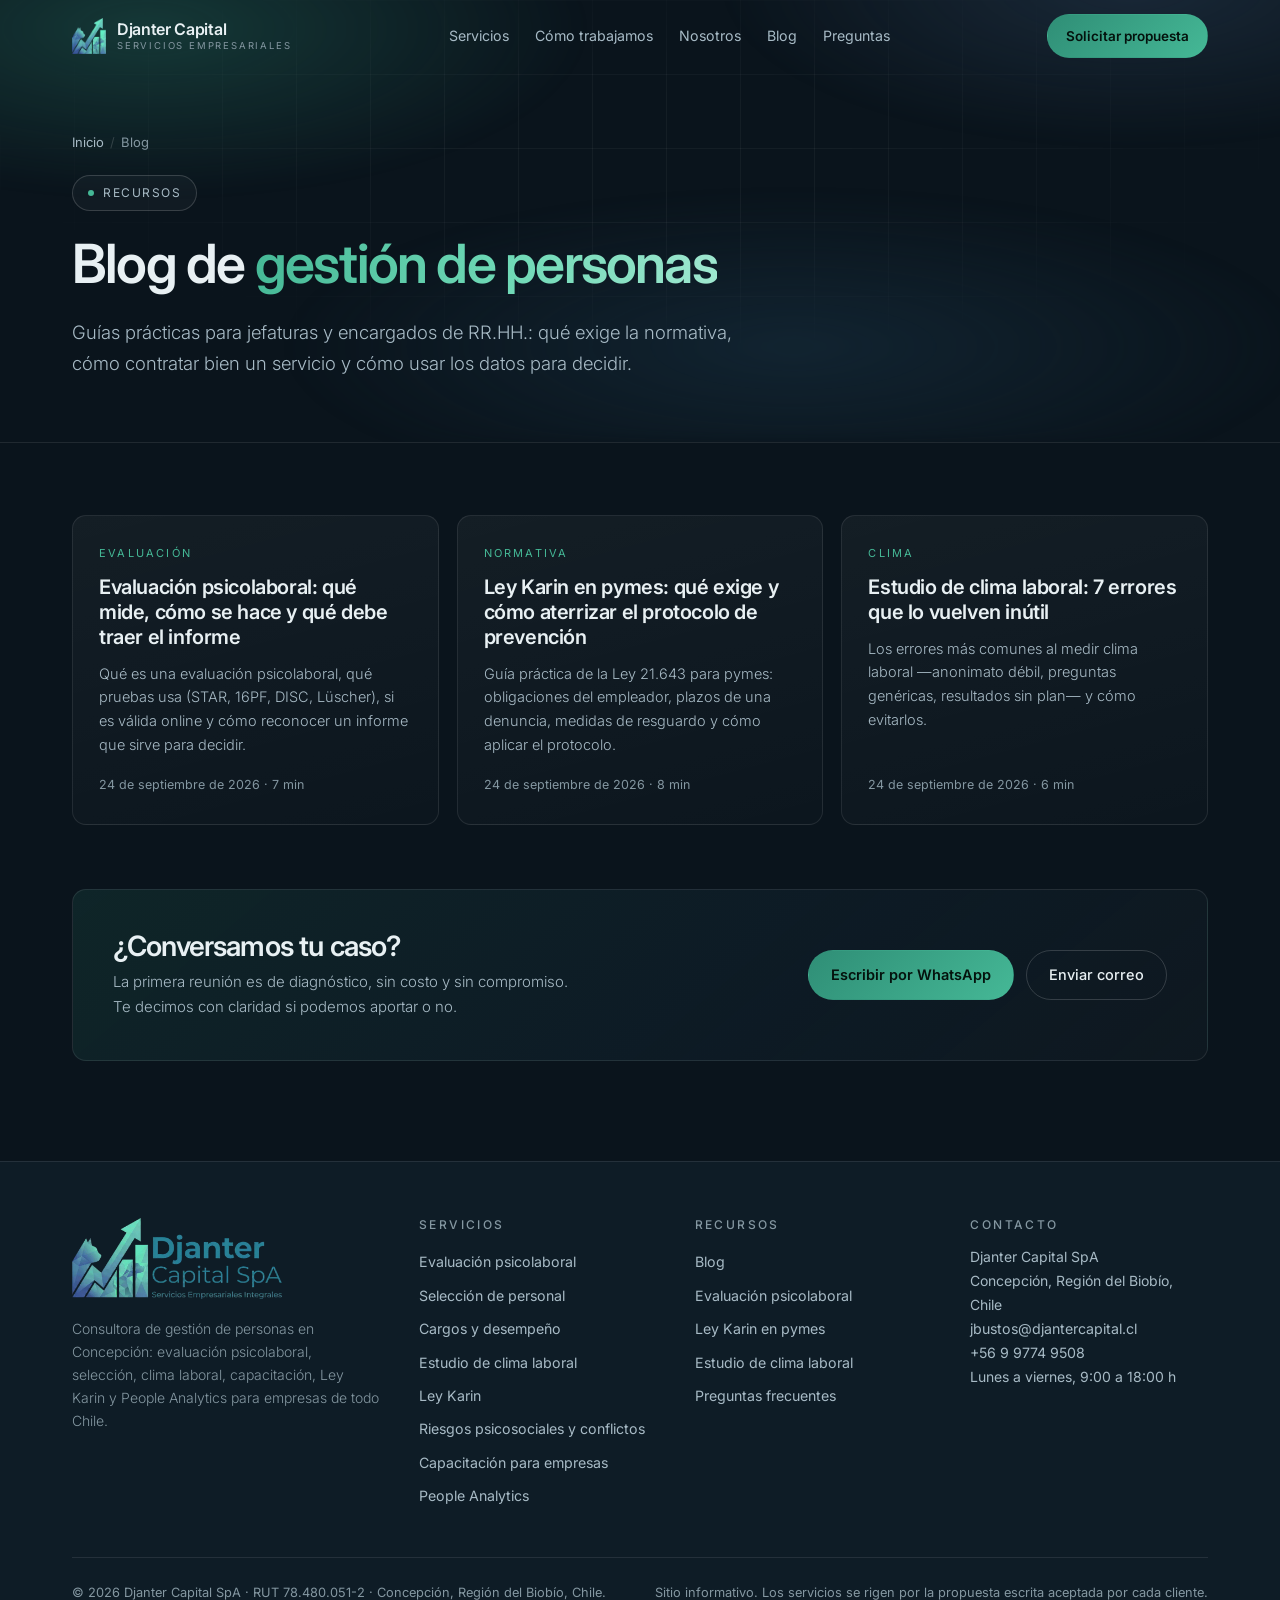
<file: blog/index.html>
<!DOCTYPE html>
<html lang="es-CL">
<head>
<meta charset="utf-8">
<meta name="viewport" content="width=device-width, initial-scale=1">
<title>Blog de gestión de personas y RR.HH. | Djanter Capital</title>
<meta name="description" content="Artículos prácticos sobre evaluación psicolaboral, selección, clima laboral, Ley Karin y People Analytics para empresas en Chile.">
<link rel="canonical" href="https://djantercapital.cl/blog/">
<meta name="robots" content="index, follow, max-image-preview:large">
<meta name="author" content="Djanter Capital SpA">
<meta name="theme-color" content="#0A141C">
<meta property="og:type" content="website">
<meta property="og:site_name" content="Djanter Capital">
<meta property="og:title" content="Blog de gestión de personas y RR.HH. | Djanter Capital">
<meta property="og:description" content="Artículos prácticos sobre evaluación psicolaboral, selección, clima laboral, Ley Karin y People Analytics para empresas en Chile.">
<meta property="og:url" content="https://djantercapital.cl/blog/">
<meta property="og:image" content="https://djantercapital.cl/assets/og-djanter-capital.jpg">
<meta property="og:image:width" content="1200">
<meta property="og:image:height" content="630">
<meta property="og:image:alt" content="Djanter Capital SpA — consultora de gestión de personas en Concepción">
<meta property="og:locale" content="es_CL">
<meta name="twitter:card" content="summary_large_image">
<link rel="icon" href="/favicon.ico" sizes="any">
<link rel="icon" href="/favicon-48.png" type="image/png">
<link rel="apple-touch-icon" href="/apple-touch-icon.png">
<link rel="preconnect" href="https://fonts.googleapis.com">
<link rel="preconnect" href="https://fonts.gstatic.com" crossorigin>
<link href="https://fonts.googleapis.com/css2?family=Inter:wght@300;400;500;600;700&amp;display=swap" rel="stylesheet">
<link rel="stylesheet" href="/assets/site.css">
<noscript><style>.rv{opacity:1;transform:none}#pre{display:none}body.is-loading{overflow:auto}</style></noscript>
<script type="application/ld+json">
{
 "@context": "https://schema.org",
 "@type": "Blog",
 "@id": "https://djantercapital.cl/blog/",
 "url": "https://djantercapital.cl/blog/",
 "name": "Blog de Djanter Capital",
 "inLanguage": "es-CL",
 "publisher": {
  "@id": "https://djantercapital.cl/#org"
 },
 "blogPost": [
  {
   "@type": "BlogPosting",
   "headline": "Evaluación psicolaboral: qué mide, cómo se hace y qué debe traer el informe",
   "url": "https://djantercapital.cl/blog/que-es-una-evaluacion-psicolaboral/",
   "datePublished": "2026-09-24"
  },
  {
   "@type": "BlogPosting",
   "headline": "Ley Karin en pymes: qué exige y cómo aterrizar el protocolo de prevención",
   "url": "https://djantercapital.cl/blog/ley-karin-protocolo-prevencion-pymes/",
   "datePublished": "2026-09-24"
  },
  {
   "@type": "BlogPosting",
   "headline": "Estudio de clima laboral: 7 errores que lo vuelven inútil",
   "url": "https://djantercapital.cl/blog/estudio-de-clima-laboral-errores/",
   "datePublished": "2026-09-24"
  }
 ]
}
</script>
<script type="application/ld+json">
{
 "@context": "https://schema.org",
 "@type": "BreadcrumbList",
 "itemListElement": [
  {
   "@type": "ListItem",
   "position": 1,
   "name": "Inicio",
   "item": "https://djantercapital.cl/"
  },
  {
   "@type": "ListItem",
   "position": 2,
   "name": "Blog",
   "item": "https://djantercapital.cl/blog/"
  }
 ]
}
</script>
</head>
<body>

<div id="scrollbar" aria-hidden="true"><i id="scrollbarFill"></i></div>

<!-- ====================== HEADER ====================== -->
<header id="hdr">
  <div class="wrap bar">
    <a href="/" class="mark" aria-label="Djanter Capital — inicio">
      <img src="/assets/isotipo-djanter.webp" alt="" width="34" height="36">
      <span class="wm"><b>Djanter Capital</b><span>Servicios empresariales</span></span>
    </a>
    <nav class="main" aria-label="Principal">
      <a href="/#servicios">Servicios</a>
      <a href="/#proceso">Cómo trabajamos</a>
      <a href="/#nosotros">Nosotros</a>
      <a href="/blog/">Blog</a>
      <a href="/#faq">Preguntas</a>
    </nav>
    <a href="/#contacto" class="btn btn-p btn-sm">Solicitar propuesta</a>
    <button class="burger" id="burger" aria-label="Menú" aria-expanded="false" aria-controls="mob"><span></span><span></span><span></span></button>
  </div>
</header>

<div id="scrim"></div>
<nav id="mob" aria-label="Menú móvil">
  <a href="/">Inicio</a>
  <a href="/evaluacion-psicolaboral-concepcion/">Evaluación psicolaboral</a>
  <a href="/seleccion-de-personal-concepcion/">Selección de personal</a>
  <a href="/descripcion-de-cargos-y-evaluacion-de-desempeno/">Cargos y desempeño</a>
  <a href="/estudio-clima-laboral/">Estudio de clima laboral</a>
  <a href="/ley-karin-protocolo-capacitacion/">Ley Karin</a>
  <a href="/riesgos-psicosociales-y-conflictos-laborales/">Riesgos psicosociales y conflictos</a>
  <a href="/capacitacion-empresas-concepcion/">Capacitación para empresas</a>
  <a href="/people-analytics-power-bi-rrhh/">People Analytics</a>
  <a href="/blog/">Blog</a>
  <a href="/#faq">Preguntas frecuentes</a>
  <a href="/#contacto" class="btn btn-p">Solicitar propuesta</a>
</nav>

<main>
<section class="page-hero">
  <div class="hero-parallax" id="heroParallax" aria-hidden="true"><div class="mesh"></div><div class="grid-bg"></div></div>
  <div class="wrap">
    <nav class="crumbs rv" aria-label="Ruta de navegación"><ol><li><a href="/">Inicio</a></li><li aria-current="page">Blog</li></ol></nav>
    <span class="eyebrow rv" style="margin-top:22px"><span class="dot"></span> Recursos</span>
    <h1 class="page rv">Blog de <em>gestión de personas</em></h1>
    <p class="lede rv">Guías prácticas para jefaturas y encargados de RR.HH.: qué exige la normativa, cómo contratar bien un servicio y cómo usar los datos para decidir.</p>
  </div>
</section>

<section style="padding-top:72px">
  <div class="wrap">
    <div class="posts">
      <a class="post-card rv" href="/blog/que-es-una-evaluacion-psicolaboral/">
        <span class="k">Evaluación</span>
        <h2>Evaluación psicolaboral: qué mide, cómo se hace y qué debe traer el informe</h2>
        <p>Qué es una evaluación psicolaboral, qué pruebas usa (STAR, 16PF, DISC, Lüscher), si es válida online y cómo reconocer un informe que sirve para decidir.</p>
        <time datetime="2026-09-24">24 de septiembre de 2026 · 7 min</time>
      </a>
      <a class="post-card rv" href="/blog/ley-karin-protocolo-prevencion-pymes/">
        <span class="k">Normativa</span>
        <h2>Ley Karin en pymes: qué exige y cómo aterrizar el protocolo de prevención</h2>
        <p>Guía práctica de la Ley 21.643 para pymes: obligaciones del empleador, plazos de una denuncia, medidas de resguardo y cómo aplicar el protocolo.</p>
        <time datetime="2026-09-24">24 de septiembre de 2026 · 8 min</time>
      </a>
      <a class="post-card rv" href="/blog/estudio-de-clima-laboral-errores/">
        <span class="k">Clima</span>
        <h2>Estudio de clima laboral: 7 errores que lo vuelven inútil</h2>
        <p>Los errores más comunes al medir clima laboral —anonimato débil, preguntas genéricas, resultados sin plan— y cómo evitarlos.</p>
        <time datetime="2026-09-24">24 de septiembre de 2026 · 6 min</time>
      </a>
    </div>

    <div class="cta-band rv">
      <div>
        <h2>¿Conversamos tu caso?</h2>
        <p>La primera reunión es de diagnóstico, sin costo y sin compromiso. Te decimos con claridad si podemos aportar o no.</p>
      </div>
      <div class="acts">
        <a class="btn btn-p" href="https://wa.me/56997749508" data-contact="wsp" target="_blank" rel="noopener">Escribir por WhatsApp</a>
        <a class="btn btn-g" href="mailto:jbustos@djantercapital.cl" data-contact="mail">Enviar correo</a>
      </div>
    </div>
  </div>
</section>
</main>

<!-- ====================== FOOTER ====================== -->
<footer>
  <div class="wrap">
    <div class="f-grid">
      <div>
        <img class="f-logo" src="/assets/logo-djanter-capital.webp" alt="Djanter Capital SpA — Servicios Empresariales Integrales" width="210" height="82">
        <p class="desc">Consultora de gestión de personas en Concepción: evaluación psicolaboral, selección, clima laboral, capacitación, Ley Karin y People Analytics para empresas de todo Chile.</p>
      </div>
      <div>
        <h2 class="fh">Servicios</h2>
        <a href="/evaluacion-psicolaboral-concepcion/">Evaluación psicolaboral</a>
        <a href="/seleccion-de-personal-concepcion/">Selección de personal</a>
        <a href="/descripcion-de-cargos-y-evaluacion-de-desempeno/">Cargos y desempeño</a>
        <a href="/estudio-clima-laboral/">Estudio de clima laboral</a>
        <a href="/ley-karin-protocolo-capacitacion/">Ley Karin</a>
        <a href="/riesgos-psicosociales-y-conflictos-laborales/">Riesgos psicosociales y conflictos</a>
        <a href="/capacitacion-empresas-concepcion/">Capacitación para empresas</a>
        <a href="/people-analytics-power-bi-rrhh/">People Analytics</a>
      </div>
      <div>
        <h2 class="fh">Recursos</h2>
        <a href="/blog/">Blog</a>
        <a href="/blog/que-es-una-evaluacion-psicolaboral/">Evaluación psicolaboral</a>
        <a href="/blog/ley-karin-protocolo-prevencion-pymes/">Ley Karin en pymes</a>
        <a href="/blog/estudio-de-clima-laboral-errores/">Estudio de clima laboral</a>
        <a href="/#faq">Preguntas frecuentes</a>
      </div>
      <div>
        <h2 class="fh">Contacto</h2>
        <address>
          Djanter Capital SpA<br>
          Concepción, Región del Biobío, Chile<br>
          <a href="mailto:jbustos@djantercapital.cl" data-contact="mail">jbustos@djantercapital.cl</a><br>
          <a href="tel:+56997749508" data-contact="tel">+56 9 9774 9508</a><br>
          Lunes a viernes, 9:00 a 18:00 h
        </address>
      </div>
    </div>
    <div class="legal">
      <span>© <span id="yr">2026</span> Djanter Capital SpA · RUT 78.480.051-2 · Concepción, Región del Biobío, Chile.</span>
      <span>Sitio informativo. Los servicios se rigen por la propuesta escrita aceptada por cada cliente.</span>
    </div>
  </div>
</footer>

<script src="/assets/site.js" defer></script>
</body>
</html>
</file>
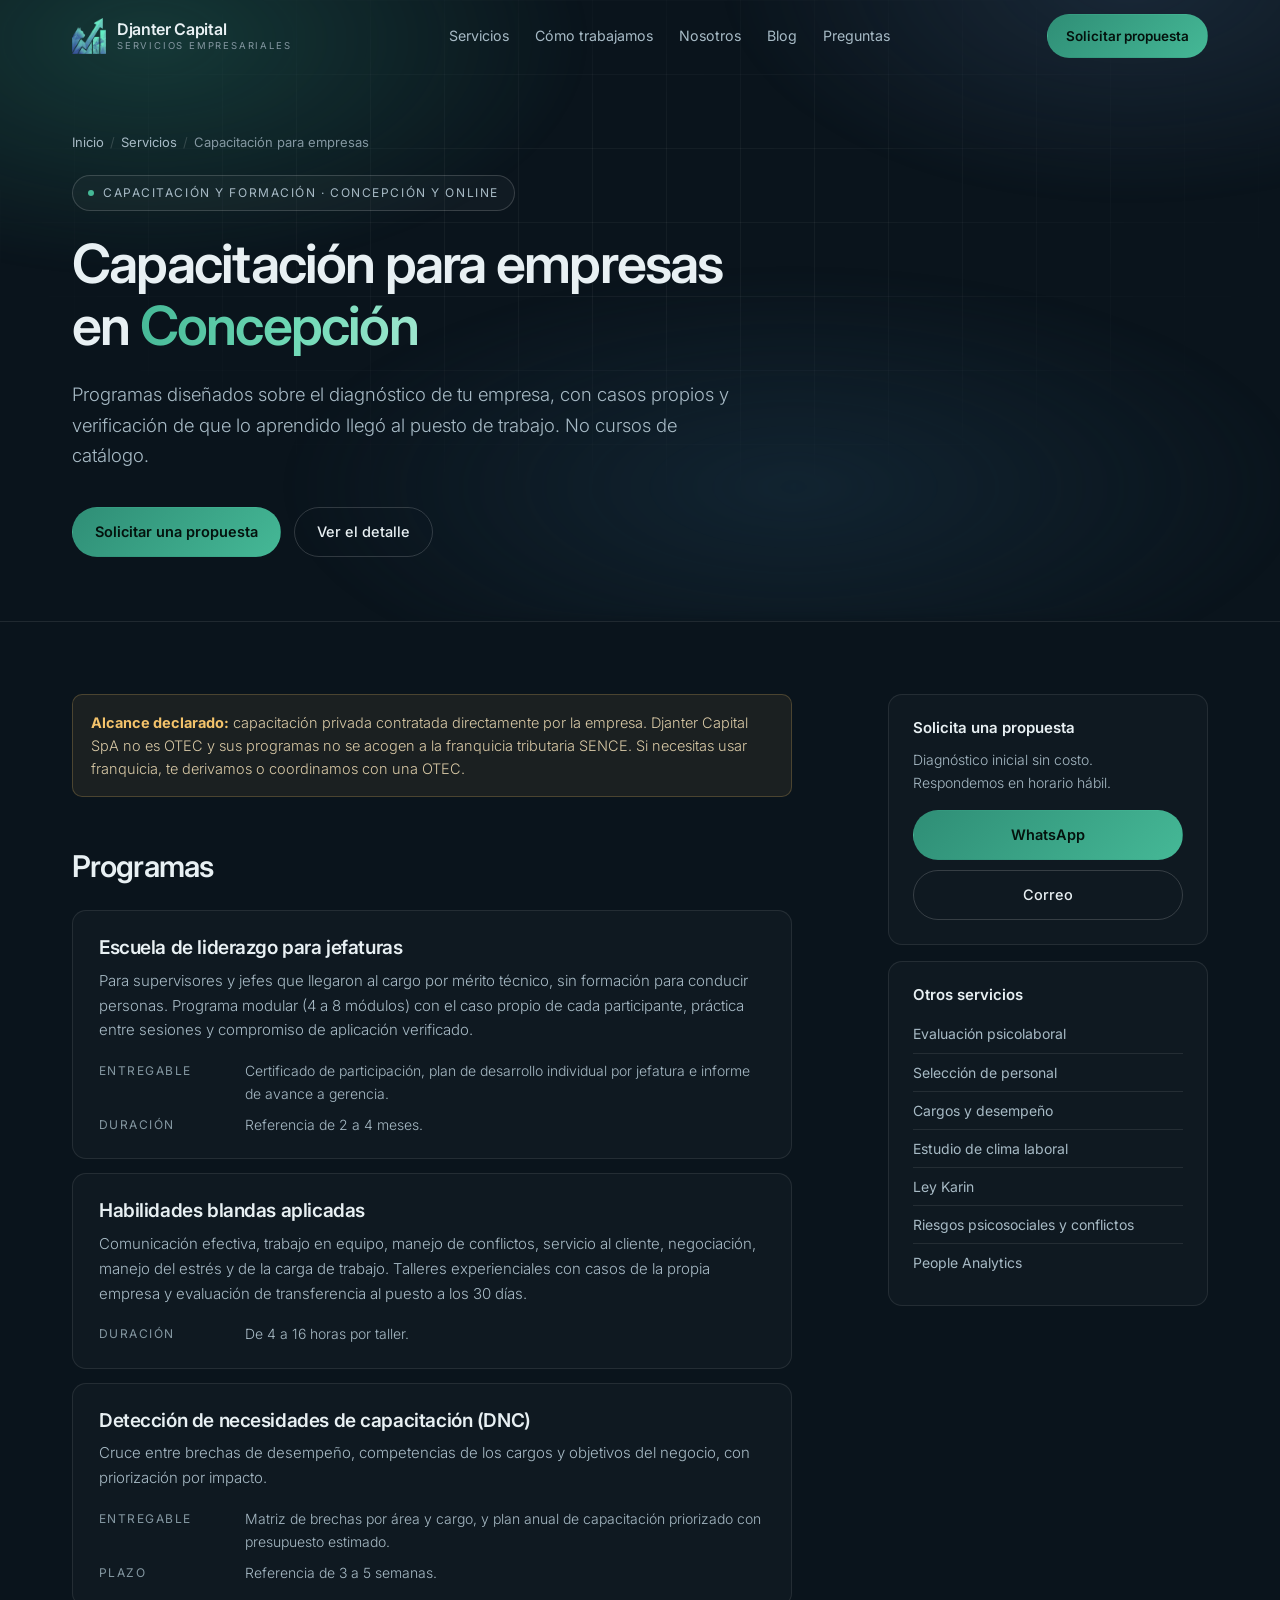
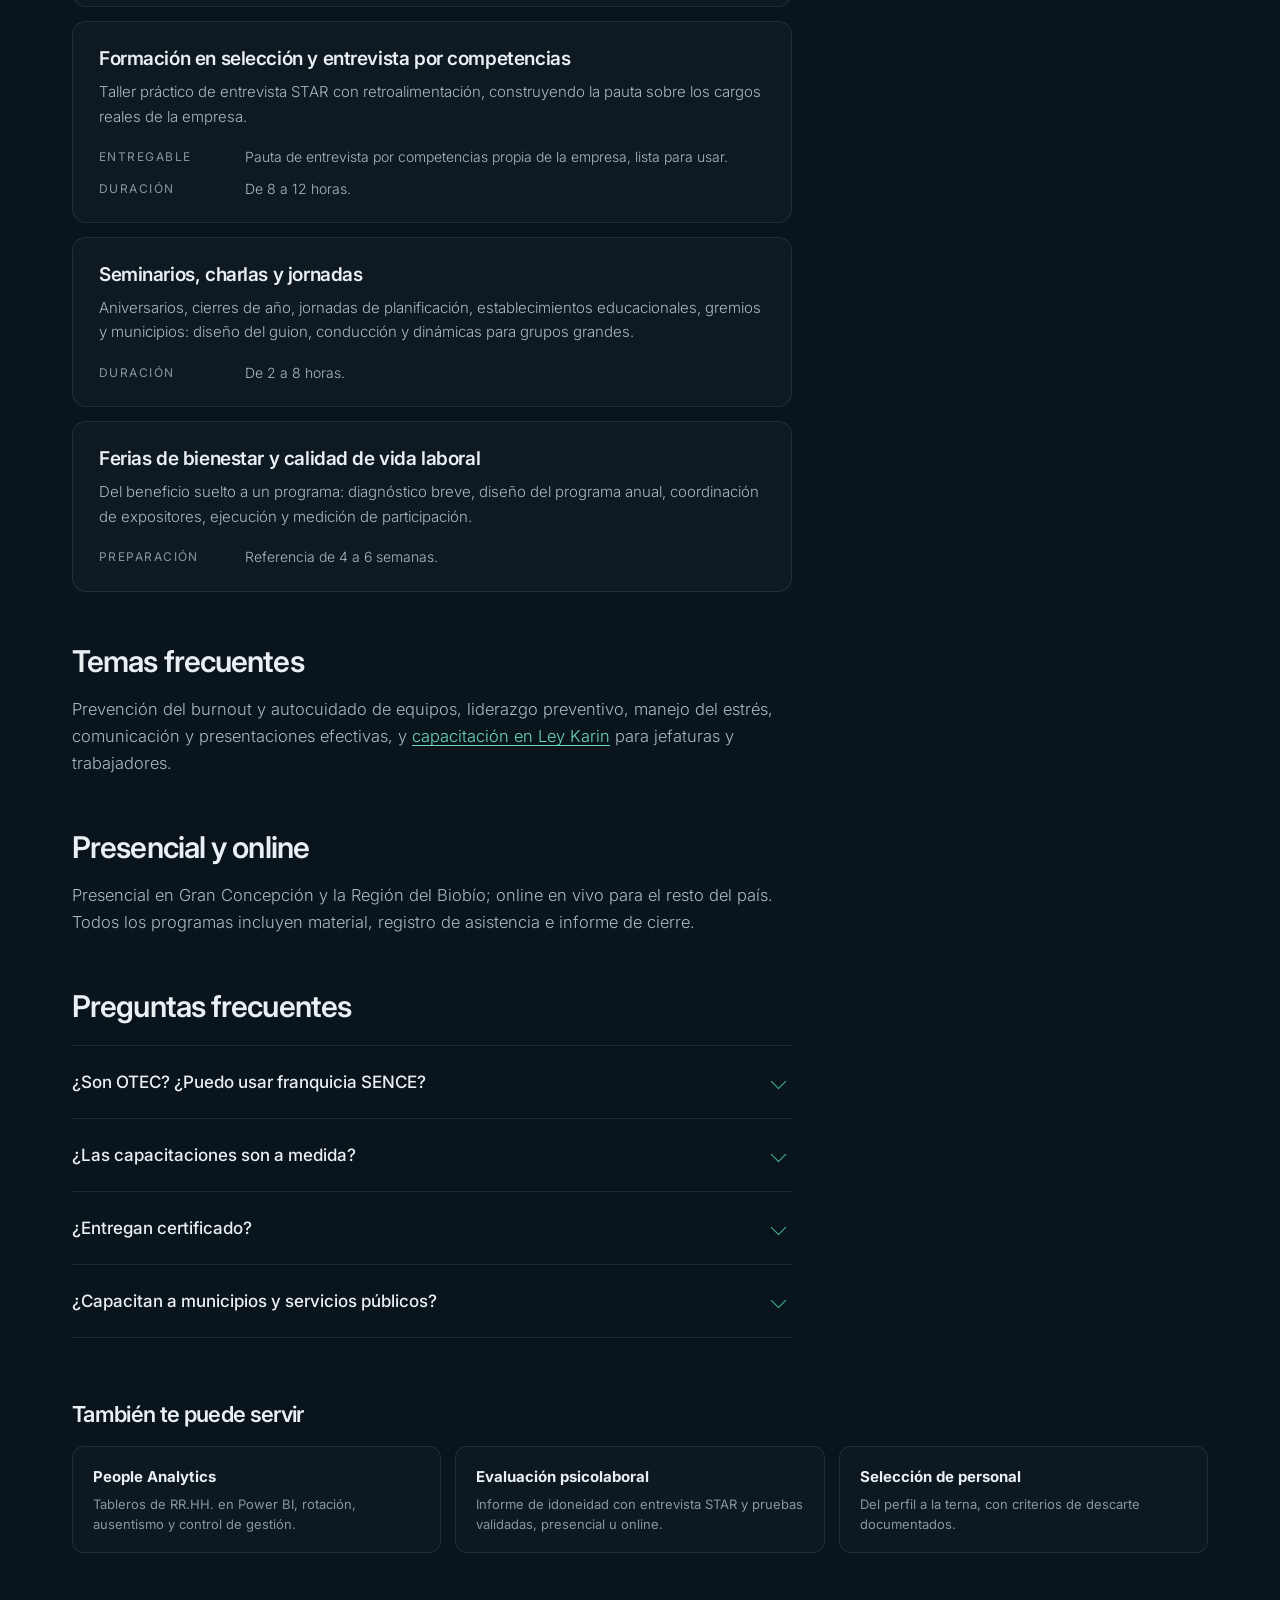
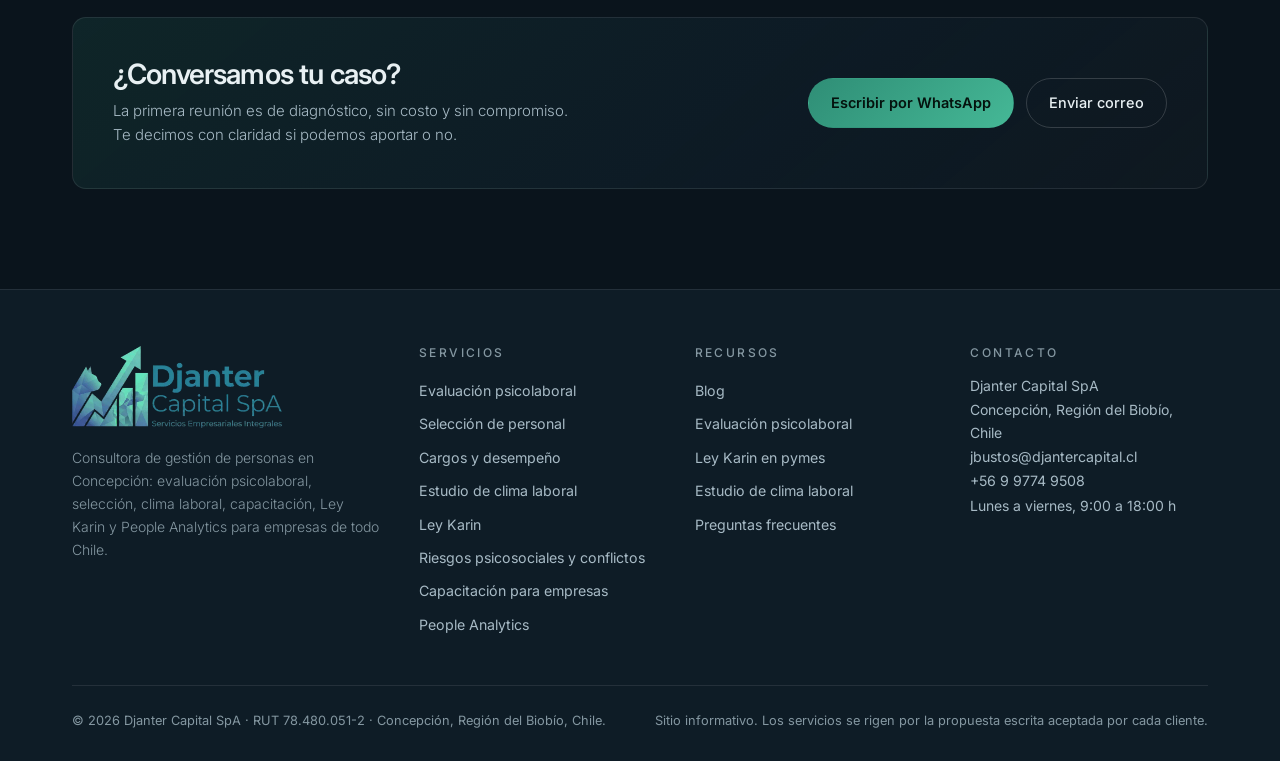
<file: capacitacion-empresas-concepcion/index.html>
<!DOCTYPE html>
<html lang="es-CL">
<head>
<meta charset="utf-8">
<meta name="viewport" content="width=device-width, initial-scale=1">
<title>Capacitación para empresas en Concepción | Djanter Capital</title>
<meta name="description" content="Capacitación a medida para empresas: liderazgo para jefaturas, habilidades blandas, entrevista por competencias, charlas y ferias de bienestar.">
<link rel="canonical" href="https://djantercapital.cl/capacitacion-empresas-concepcion/">
<meta name="robots" content="index, follow, max-image-preview:large">
<meta name="author" content="Djanter Capital SpA">
<meta name="theme-color" content="#0A141C">
<meta property="og:type" content="website">
<meta property="og:site_name" content="Djanter Capital">
<meta property="og:title" content="Capacitación para empresas en Concepción | Djanter Capital">
<meta property="og:description" content="Capacitación a medida para empresas: liderazgo para jefaturas, habilidades blandas, entrevista por competencias, charlas y ferias de bienestar.">
<meta property="og:url" content="https://djantercapital.cl/capacitacion-empresas-concepcion/">
<meta property="og:image" content="https://djantercapital.cl/assets/og-djanter-capital.jpg">
<meta property="og:image:width" content="1200">
<meta property="og:image:height" content="630">
<meta property="og:image:alt" content="Djanter Capital SpA — consultora de gestión de personas en Concepción">
<meta property="og:locale" content="es_CL">
<meta name="twitter:card" content="summary_large_image">
<link rel="icon" href="/favicon.ico" sizes="any">
<link rel="icon" href="/favicon-48.png" type="image/png">
<link rel="apple-touch-icon" href="/apple-touch-icon.png">
<link rel="preconnect" href="https://fonts.googleapis.com">
<link rel="preconnect" href="https://fonts.gstatic.com" crossorigin>
<link href="https://fonts.googleapis.com/css2?family=Inter:wght@300;400;500;600;700&amp;display=swap" rel="stylesheet">
<link rel="stylesheet" href="/assets/site.css">
<noscript><style>.rv{opacity:1;transform:none}#pre{display:none}body.is-loading{overflow:auto}</style></noscript>
<script type="application/ld+json">
{
 "@context": "https://schema.org",
 "@type": "WebPage",
 "@id": "https://djantercapital.cl/capacitacion-empresas-concepcion/",
 "url": "https://djantercapital.cl/capacitacion-empresas-concepcion/",
 "name": "Capacitación para empresas en Concepción | Djanter Capital",
 "inLanguage": "es-CL",
 "isPartOf": {
  "@id": "https://djantercapital.cl/#website"
 },
 "about": {
  "@id": "https://djantercapital.cl/capacitacion-empresas-concepcion/#service"
 },
 "primaryImageOfPage": "https://djantercapital.cl/assets/og-djanter-capital.jpg"
}
</script>
<script type="application/ld+json">
{
 "@context": "https://schema.org",
 "@type": "Service",
 "@id": "https://djantercapital.cl/capacitacion-empresas-concepcion/#service",
 "name": "Capacitación organizacional",
 "serviceType": "Capacitación empresarial",
 "description": "Capacitación a medida para empresas: liderazgo para jefaturas, habilidades blandas, entrevista por competencias, charlas y ferias de bienestar.",
 "url": "https://djantercapital.cl/capacitacion-empresas-concepcion/",
 "provider": {
  "@id": "https://djantercapital.cl/#org"
 },
 "areaServed": [
  {
   "@type": "City",
   "name": "Concepción"
  },
  {
   "@type": "AdministrativeArea",
   "name": "Región del Biobío"
  },
  {
   "@type": "Country",
   "name": "Chile"
  }
 ],
 "availableChannel": {
  "@type": "ServiceChannel",
  "serviceUrl": "https://djantercapital.cl/capacitacion-empresas-concepcion/",
  "servicePhone": "+56997749508"
 }
}
</script>
<script type="application/ld+json">
{
 "@context": "https://schema.org",
 "@type": "BreadcrumbList",
 "itemListElement": [
  {
   "@type": "ListItem",
   "position": 1,
   "name": "Inicio",
   "item": "https://djantercapital.cl/"
  },
  {
   "@type": "ListItem",
   "position": 2,
   "name": "Servicios",
   "item": "https://djantercapital.cl/#servicios"
  },
  {
   "@type": "ListItem",
   "position": 3,
   "name": "Capacitación para empresas",
   "item": "https://djantercapital.cl/capacitacion-empresas-concepcion/"
  }
 ]
}
</script>
<script type="application/ld+json">
{
 "@context": "https://schema.org",
 "@type": "FAQPage",
 "mainEntity": [
  {
   "@type": "Question",
   "name": "¿Son OTEC? ¿Puedo usar franquicia SENCE?",
   "acceptedAnswer": {
    "@type": "Answer",
    "text": "No. La capacitación se contrata y paga directamente por la empresa, sin franquicia SENCE. A cambio, el programa no está limitado a un catálogo de cursos con código."
   }
  },
  {
   "@type": "Question",
   "name": "¿Las capacitaciones son a medida?",
   "acceptedAnswer": {
    "@type": "Answer",
    "text": "Sí. Se diseñan sobre un diagnóstico breve del equipo y se trabajan con casos propios de la empresa."
   }
  },
  {
   "@type": "Question",
   "name": "¿Entregan certificado?",
   "acceptedAnswer": {
    "@type": "Answer",
    "text": "Se entrega certificado de participación y registro de asistencia; en programas largos, también un informe de avance a gerencia."
   }
  },
  {
   "@type": "Question",
   "name": "¿Capacitan a municipios y servicios públicos?",
   "acceptedAnswer": {
    "@type": "Answer",
    "text": "Sí. Trabajamos con organismos públicos a través de Mercado Público."
   }
  }
 ]
}
</script>
</head>
<body data-wsp="Hola, escribo desde el sitio de Djanter Capital. Me interesa cotizar una capacitación para mi empresa.">

<div id="scrollbar" aria-hidden="true"><i id="scrollbarFill"></i></div>

<!-- ====================== HEADER ====================== -->
<header id="hdr">
  <div class="wrap bar">
    <a href="/" class="mark" aria-label="Djanter Capital — inicio">
      <img src="/assets/isotipo-djanter.webp" alt="" width="34" height="36">
      <span class="wm"><b>Djanter Capital</b><span>Servicios empresariales</span></span>
    </a>
    <nav class="main" aria-label="Principal">
      <a href="/#servicios">Servicios</a>
      <a href="/#proceso">Cómo trabajamos</a>
      <a href="/#nosotros">Nosotros</a>
      <a href="/blog/">Blog</a>
      <a href="/#faq">Preguntas</a>
    </nav>
    <a href="/#contacto" class="btn btn-p btn-sm">Solicitar propuesta</a>
    <button class="burger" id="burger" aria-label="Menú" aria-expanded="false" aria-controls="mob"><span></span><span></span><span></span></button>
  </div>
</header>

<div id="scrim"></div>
<nav id="mob" aria-label="Menú móvil">
  <a href="/">Inicio</a>
  <a href="/evaluacion-psicolaboral-concepcion/">Evaluación psicolaboral</a>
  <a href="/seleccion-de-personal-concepcion/">Selección de personal</a>
  <a href="/descripcion-de-cargos-y-evaluacion-de-desempeno/">Cargos y desempeño</a>
  <a href="/estudio-clima-laboral/">Estudio de clima laboral</a>
  <a href="/ley-karin-protocolo-capacitacion/">Ley Karin</a>
  <a href="/riesgos-psicosociales-y-conflictos-laborales/">Riesgos psicosociales y conflictos</a>
  <a href="/capacitacion-empresas-concepcion/">Capacitación para empresas</a>
  <a href="/people-analytics-power-bi-rrhh/">People Analytics</a>
  <a href="/blog/">Blog</a>
  <a href="/#faq">Preguntas frecuentes</a>
  <a href="/#contacto" class="btn btn-p">Solicitar propuesta</a>
</nav>

<main>
<section class="page-hero">
  <div class="hero-parallax" id="heroParallax" aria-hidden="true"><div class="mesh"></div><div class="grid-bg"></div></div>
  <div class="wrap">
    <nav class="crumbs rv" aria-label="Ruta de navegación"><ol><li><a href="/">Inicio</a></li><li><a href="/#servicios">Servicios</a></li><li aria-current="page">Capacitación para empresas</li></ol></nav>
    <span class="eyebrow rv" style="margin-top:22px"><span class="dot"></span> Capacitación y formación · Concepción y online</span>
    <h1 class="page rv">Capacitación para empresas en <em>Concepción</em></h1>
    <p class="lede rv">Programas diseñados sobre el diagnóstico de tu empresa, con casos propios y verificación de que lo aprendido llegó al puesto de trabajo. No cursos de catálogo.</p>
    <div class="hero-cta rv">
      <a href="https://wa.me/56997749508" data-contact="wsp" target="_blank" rel="noopener" class="btn btn-p">Solicitar una propuesta</a>
      <a href="#detalle" class="btn btn-g">Ver el detalle</a>
    </div>
  </div>
</section>

<section id="detalle" style="padding-top:72px">
  <div class="wrap layout">
    <article class="prose rv">

<p class="note"><b>Alcance declarado:</b> capacitación privada contratada directamente por la empresa. Djanter Capital SpA no es OTEC y sus programas no se acogen a la franquicia tributaria SENCE. Si necesitas usar franquicia, te derivamos o coordinamos con una OTEC.</p>

<h2>Programas</h2>
<div class="svc-list">
  <div class="svc">
    <h3>Escuela de liderazgo para jefaturas</h3>
    <p>Para supervisores y jefes que llegaron al cargo por mérito técnico, sin formación para conducir personas. Programa modular (4 a 8 módulos) con el caso propio de cada participante, práctica entre sesiones y compromiso de aplicación verificado.</p>
    <dl>
      <dt>Entregable</dt><dd>Certificado de participación, plan de desarrollo individual por jefatura e informe de avance a gerencia.</dd>
      <dt>Duración</dt><dd>Referencia de 2 a 4 meses.</dd>
    </dl>
  </div>
  <div class="svc">
    <h3>Habilidades blandas aplicadas</h3>
    <p>Comunicación efectiva, trabajo en equipo, manejo de conflictos, servicio al cliente, negociación, manejo del estrés y de la carga de trabajo. Talleres experienciales con casos de la propia empresa y evaluación de transferencia al puesto a los 30 días.</p>
    <dl>
      <dt>Duración</dt><dd>De 4 a 16 horas por taller.</dd>
    </dl>
  </div>
  <div class="svc">
    <h3>Detección de necesidades de capacitación (DNC)</h3>
    <p>Cruce entre brechas de desempeño, competencias de los cargos y objetivos del negocio, con priorización por impacto.</p>
    <dl>
      <dt>Entregable</dt><dd>Matriz de brechas por área y cargo, y plan anual de capacitación priorizado con presupuesto estimado.</dd>
      <dt>Plazo</dt><dd>Referencia de 3 a 5 semanas.</dd>
    </dl>
  </div>
  <div class="svc">
    <h3>Formación en selección y entrevista por competencias</h3>
    <p>Taller práctico de entrevista STAR con retroalimentación, construyendo la pauta sobre los cargos reales de la empresa.</p>
    <dl>
      <dt>Entregable</dt><dd>Pauta de entrevista por competencias propia de la empresa, lista para usar.</dd>
      <dt>Duración</dt><dd>De 8 a 12 horas.</dd>
    </dl>
  </div>
  <div class="svc">
    <h3>Seminarios, charlas y jornadas</h3>
    <p>Aniversarios, cierres de año, jornadas de planificación, establecimientos educacionales, gremios y municipios: diseño del guion, conducción y dinámicas para grupos grandes.</p>
    <dl>
      <dt>Duración</dt><dd>De 2 a 8 horas.</dd>
    </dl>
  </div>
  <div class="svc">
    <h3>Ferias de bienestar y calidad de vida laboral</h3>
    <p>Del beneficio suelto a un programa: diagnóstico breve, diseño del programa anual, coordinación de expositores, ejecución y medición de participación.</p>
    <dl>
      <dt>Preparación</dt><dd>Referencia de 4 a 6 semanas.</dd>
    </dl>
  </div>
</div>

<h2>Temas frecuentes</h2>
<p>Prevención del burnout y autocuidado de equipos, liderazgo preventivo, manejo del estrés, comunicación y presentaciones efectivas, y <a href="/ley-karin-protocolo-capacitacion/">capacitación en Ley Karin</a> para jefaturas y trabajadores.</p>

<h2>Presencial y online</h2>
<p>Presencial en Gran Concepción y la Región del Biobío; online en vivo para el resto del país. Todos los programas incluyen material, registro de asistencia e informe de cierre.</p>


    <h2 id="preguntas">Preguntas frecuentes</h2>
    <div class="faq" style="margin-top:22px">
      <details><summary>¿Son OTEC? ¿Puedo usar franquicia SENCE?</summary>
        <div class="ans">No. La capacitación se contrata y paga directamente por la empresa, sin franquicia SENCE. A cambio, el programa no está limitado a un catálogo de cursos con código.</div></details>
      <details><summary>¿Las capacitaciones son a medida?</summary>
        <div class="ans">Sí. Se diseñan sobre un diagnóstico breve del equipo y se trabajan con casos propios de la empresa.</div></details>
      <details><summary>¿Entregan certificado?</summary>
        <div class="ans">Se entrega certificado de participación y registro de asistencia; en programas largos, también un informe de avance a gerencia.</div></details>
      <details><summary>¿Capacitan a municipios y servicios públicos?</summary>
        <div class="ans">Sí. Trabajamos con organismos públicos a través de Mercado Público.</div></details>
    </div>
    </article>
    <aside class="aside">
      <div class="box">
        <h2>Solicita una propuesta</h2>
        <p>Diagnóstico inicial sin costo. Respondemos en horario hábil.</p>
        <a class="btn btn-p" href="https://wa.me/56997749508" data-contact="wsp" target="_blank" rel="noopener">WhatsApp</a>
        <a class="btn btn-g" style="margin-top:10px" href="mailto:jbustos@djantercapital.cl" data-contact="mail">Correo</a>
      </div>
      <div class="box">
        <h2>Otros servicios</h2>
        <a class="lnk" href="/evaluacion-psicolaboral-concepcion/">Evaluación psicolaboral</a>
        <a class="lnk" href="/seleccion-de-personal-concepcion/">Selección de personal</a>
        <a class="lnk" href="/descripcion-de-cargos-y-evaluacion-de-desempeno/">Cargos y desempeño</a>
        <a class="lnk" href="/estudio-clima-laboral/">Estudio de clima laboral</a>
        <a class="lnk" href="/ley-karin-protocolo-capacitacion/">Ley Karin</a>
        <a class="lnk" href="/riesgos-psicosociales-y-conflictos-laborales/">Riesgos psicosociales y conflictos</a>
        <a class="lnk" href="/people-analytics-power-bi-rrhh/">People Analytics</a>
      </div>
    </aside>
  </div>
  <div class="wrap">

    <div class="related rv">
      <h2>También te puede servir</h2>
      <div class="rel-grid">
        <a href="/people-analytics-power-bi-rrhh/"><b>People Analytics</b><span>Tableros de RR.HH. en Power BI, rotación, ausentismo y control de gestión.</span></a><a href="/evaluacion-psicolaboral-concepcion/"><b>Evaluación psicolaboral</b><span>Informe de idoneidad con entrevista STAR y pruebas validadas, presencial u online.</span></a><a href="/seleccion-de-personal-concepcion/"><b>Selección de personal</b><span>Del perfil a la terna, con criterios de descarte documentados.</span></a>
      </div>
    </div>

    <div class="cta-band rv">
      <div>
        <h2>¿Conversamos tu caso?</h2>
        <p>La primera reunión es de diagnóstico, sin costo y sin compromiso. Te decimos con claridad si podemos aportar o no.</p>
      </div>
      <div class="acts">
        <a class="btn btn-p" href="https://wa.me/56997749508" data-contact="wsp" target="_blank" rel="noopener">Escribir por WhatsApp</a>
        <a class="btn btn-g" href="mailto:jbustos@djantercapital.cl" data-contact="mail">Enviar correo</a>
      </div>
    </div>
  </div>
</section>
</main>

<!-- ====================== FOOTER ====================== -->
<footer>
  <div class="wrap">
    <div class="f-grid">
      <div>
        <img class="f-logo" src="/assets/logo-djanter-capital.webp" alt="Djanter Capital SpA — Servicios Empresariales Integrales" width="210" height="82">
        <p class="desc">Consultora de gestión de personas en Concepción: evaluación psicolaboral, selección, clima laboral, capacitación, Ley Karin y People Analytics para empresas de todo Chile.</p>
      </div>
      <div>
        <h2 class="fh">Servicios</h2>
        <a href="/evaluacion-psicolaboral-concepcion/">Evaluación psicolaboral</a>
        <a href="/seleccion-de-personal-concepcion/">Selección de personal</a>
        <a href="/descripcion-de-cargos-y-evaluacion-de-desempeno/">Cargos y desempeño</a>
        <a href="/estudio-clima-laboral/">Estudio de clima laboral</a>
        <a href="/ley-karin-protocolo-capacitacion/">Ley Karin</a>
        <a href="/riesgos-psicosociales-y-conflictos-laborales/">Riesgos psicosociales y conflictos</a>
        <a href="/capacitacion-empresas-concepcion/">Capacitación para empresas</a>
        <a href="/people-analytics-power-bi-rrhh/">People Analytics</a>
      </div>
      <div>
        <h2 class="fh">Recursos</h2>
        <a href="/blog/">Blog</a>
        <a href="/blog/que-es-una-evaluacion-psicolaboral/">Evaluación psicolaboral</a>
        <a href="/blog/ley-karin-protocolo-prevencion-pymes/">Ley Karin en pymes</a>
        <a href="/blog/estudio-de-clima-laboral-errores/">Estudio de clima laboral</a>
        <a href="/#faq">Preguntas frecuentes</a>
      </div>
      <div>
        <h2 class="fh">Contacto</h2>
        <address>
          Djanter Capital SpA<br>
          Concepción, Región del Biobío, Chile<br>
          <a href="mailto:jbustos@djantercapital.cl" data-contact="mail">jbustos@djantercapital.cl</a><br>
          <a href="tel:+56997749508" data-contact="tel">+56 9 9774 9508</a><br>
          Lunes a viernes, 9:00 a 18:00 h
        </address>
      </div>
    </div>
    <div class="legal">
      <span>© <span id="yr">2026</span> Djanter Capital SpA · RUT 78.480.051-2 · Concepción, Región del Biobío, Chile.</span>
      <span>Sitio informativo. Los servicios se rigen por la propuesta escrita aceptada por cada cliente.</span>
    </div>
  </div>
</footer>

<script src="/assets/site.js" defer></script>
</body>
</html>
</file>
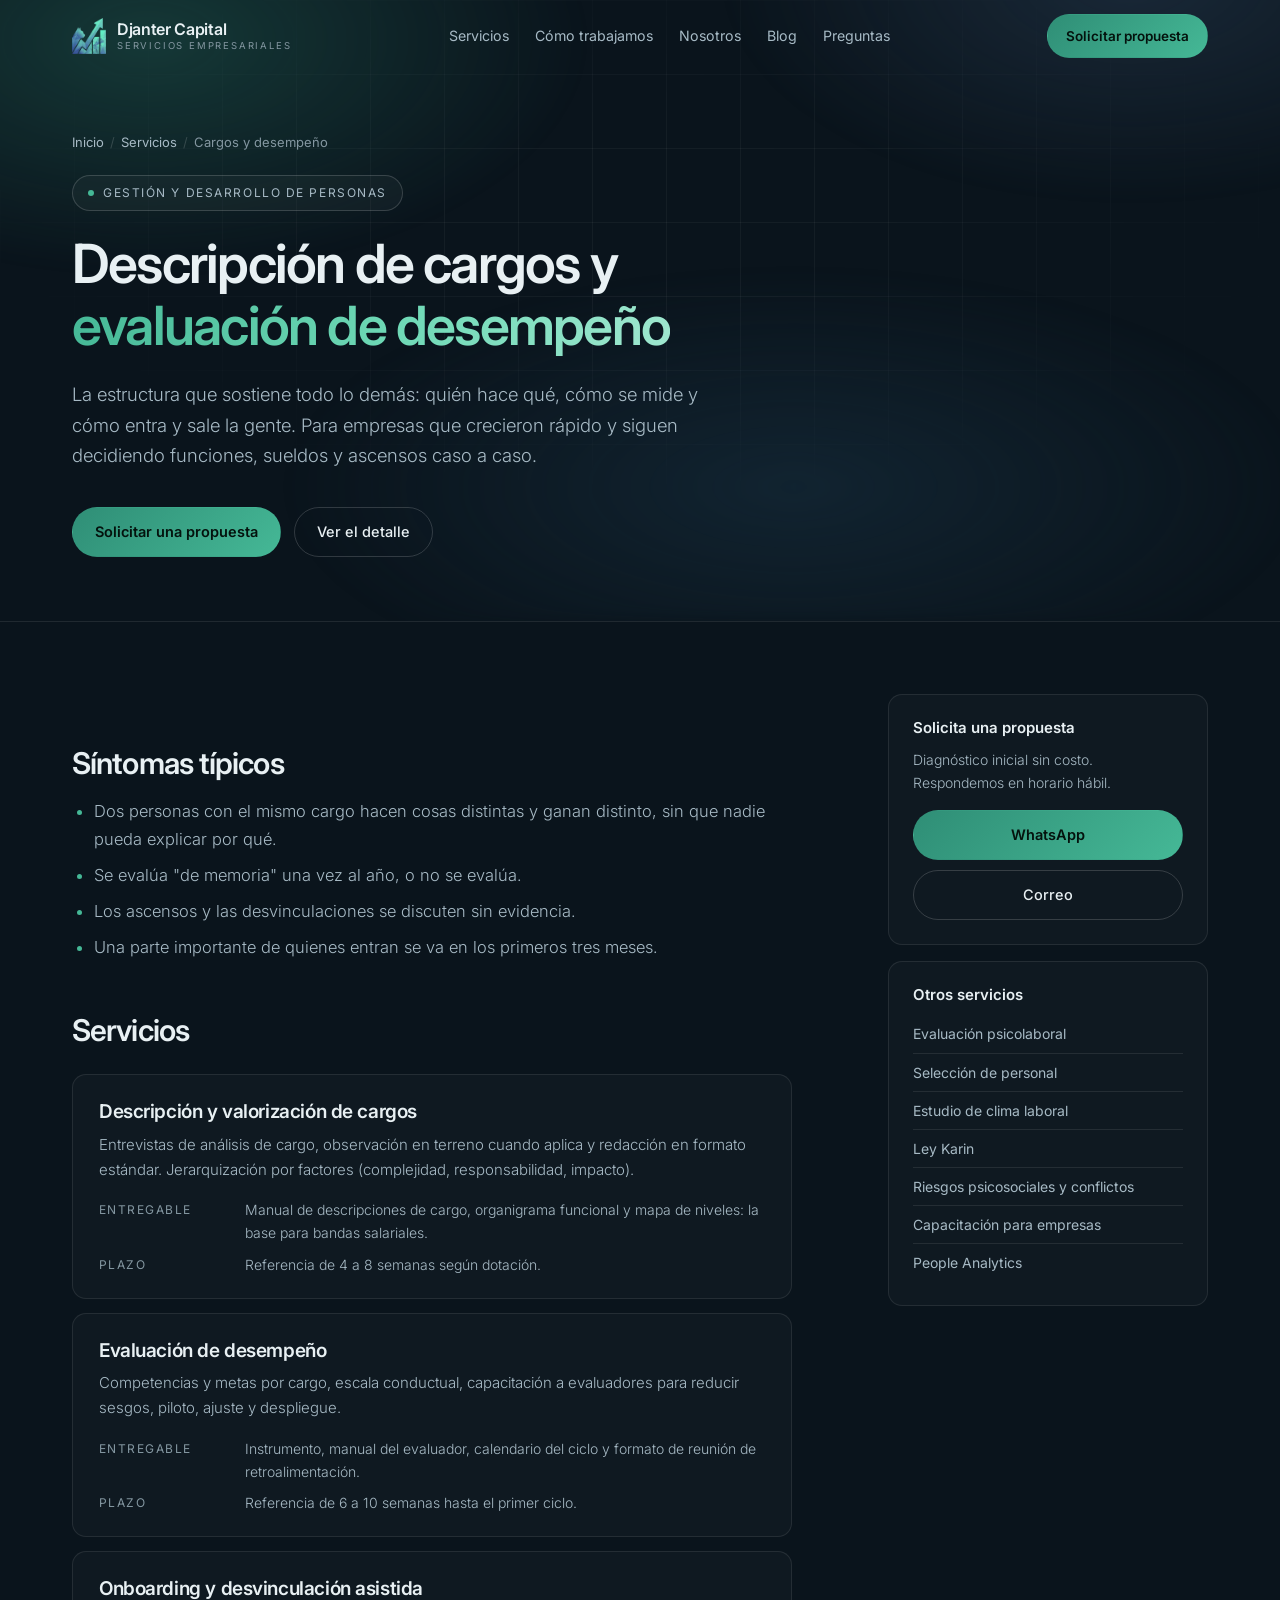
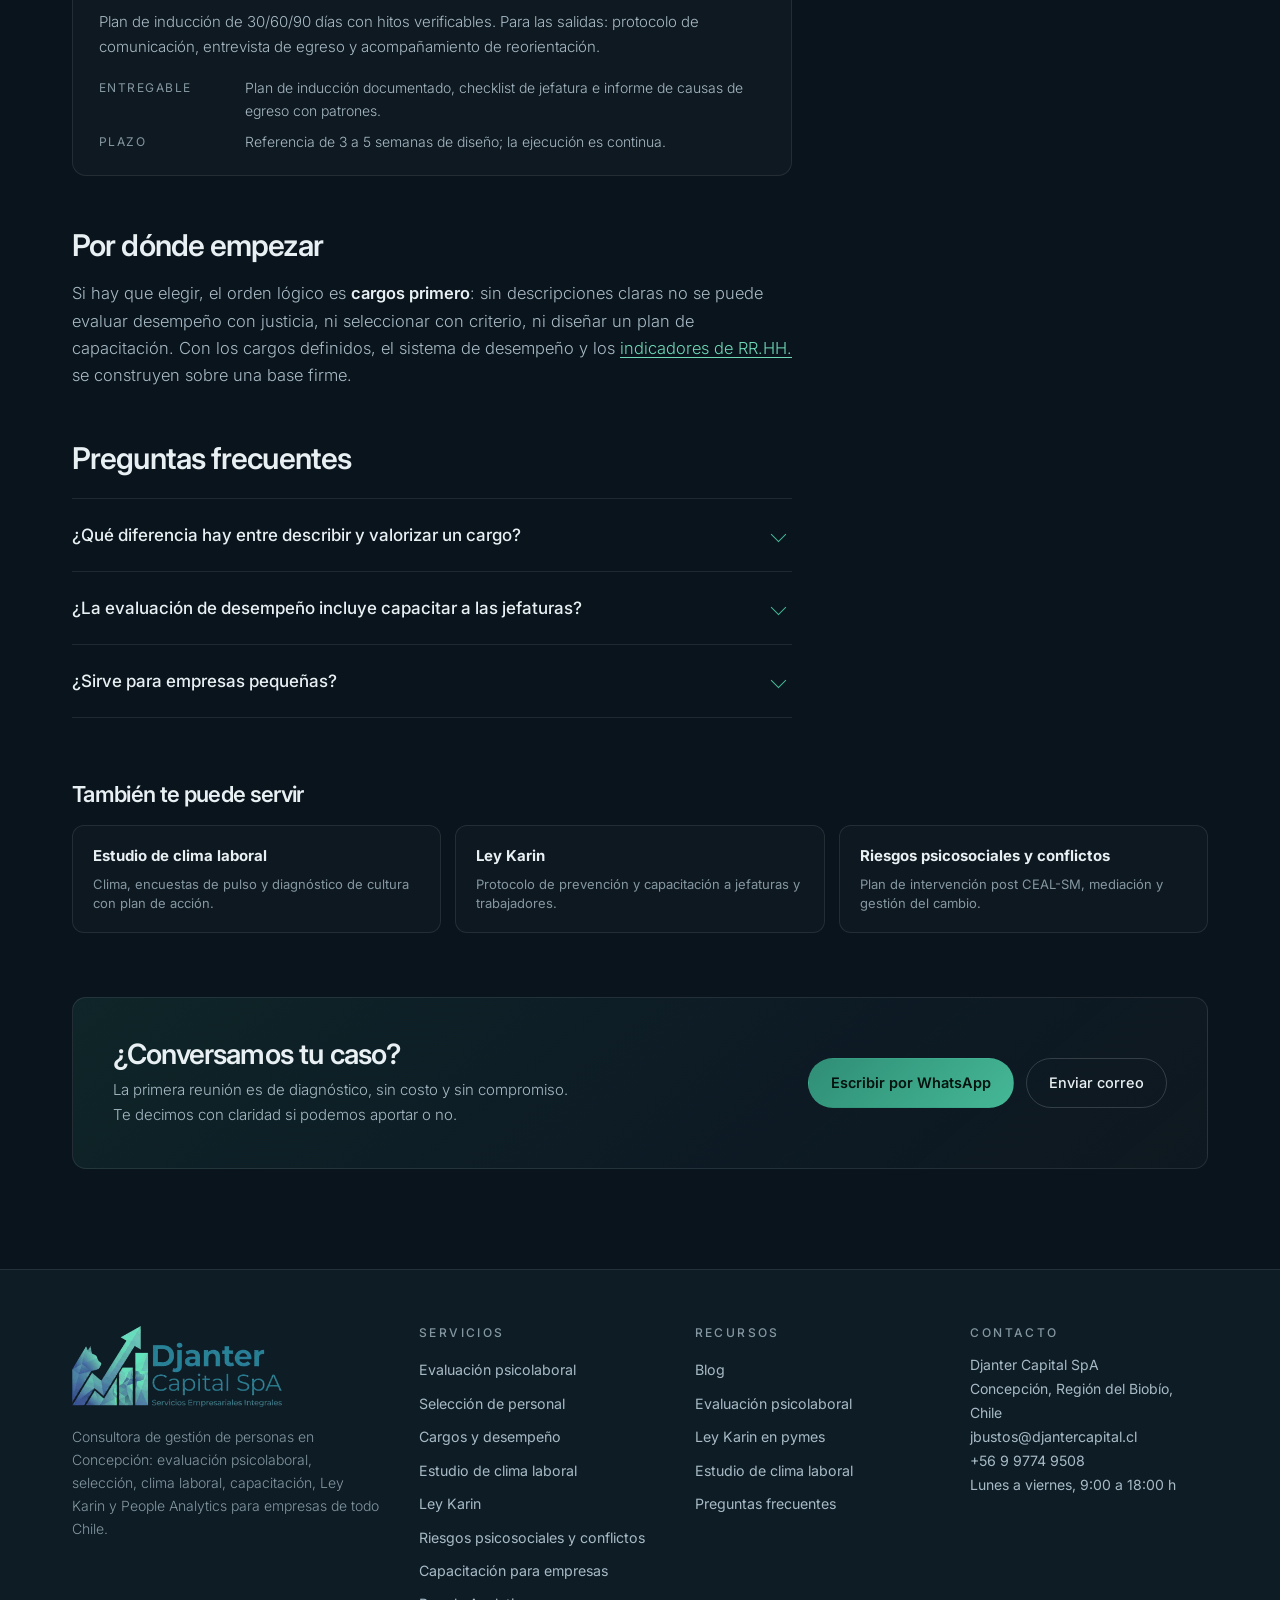
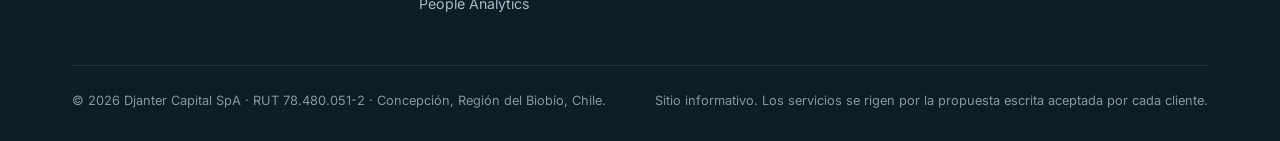
<file: descripcion-de-cargos-y-evaluacion-de-desempeno/index.html>
<!DOCTYPE html>
<html lang="es-CL">
<head>
<meta charset="utf-8">
<meta name="viewport" content="width=device-width, initial-scale=1">
<title>Descripción de cargos y evaluación de desempeño | Djanter Capital</title>
<meta name="description" content="Manual de descripción y valorización de cargos, evaluación de desempeño, onboarding y desvinculación asistida para empresas en Concepción y Chile.">
<link rel="canonical" href="https://djantercapital.cl/descripcion-de-cargos-y-evaluacion-de-desempeno/">
<meta name="robots" content="index, follow, max-image-preview:large">
<meta name="author" content="Djanter Capital SpA">
<meta name="theme-color" content="#0A141C">
<meta property="og:type" content="website">
<meta property="og:site_name" content="Djanter Capital">
<meta property="og:title" content="Descripción de cargos y evaluación de desempeño | Djanter Capital">
<meta property="og:description" content="Manual de descripción y valorización de cargos, evaluación de desempeño, onboarding y desvinculación asistida para empresas en Concepción y Chile.">
<meta property="og:url" content="https://djantercapital.cl/descripcion-de-cargos-y-evaluacion-de-desempeno/">
<meta property="og:image" content="https://djantercapital.cl/assets/og-djanter-capital.jpg">
<meta property="og:image:width" content="1200">
<meta property="og:image:height" content="630">
<meta property="og:image:alt" content="Djanter Capital SpA — consultora de gestión de personas en Concepción">
<meta property="og:locale" content="es_CL">
<meta name="twitter:card" content="summary_large_image">
<link rel="icon" href="/favicon.ico" sizes="any">
<link rel="icon" href="/favicon-48.png" type="image/png">
<link rel="apple-touch-icon" href="/apple-touch-icon.png">
<link rel="preconnect" href="https://fonts.googleapis.com">
<link rel="preconnect" href="https://fonts.gstatic.com" crossorigin>
<link href="https://fonts.googleapis.com/css2?family=Inter:wght@300;400;500;600;700&amp;display=swap" rel="stylesheet">
<link rel="stylesheet" href="/assets/site.css">
<noscript><style>.rv{opacity:1;transform:none}#pre{display:none}body.is-loading{overflow:auto}</style></noscript>
<script type="application/ld+json">
{
 "@context": "https://schema.org",
 "@type": "WebPage",
 "@id": "https://djantercapital.cl/descripcion-de-cargos-y-evaluacion-de-desempeno/",
 "url": "https://djantercapital.cl/descripcion-de-cargos-y-evaluacion-de-desempeno/",
 "name": "Descripción de cargos y evaluación de desempeño | Djanter Capital",
 "inLanguage": "es-CL",
 "isPartOf": {
  "@id": "https://djantercapital.cl/#website"
 },
 "about": {
  "@id": "https://djantercapital.cl/descripcion-de-cargos-y-evaluacion-de-desempeno/#service"
 },
 "primaryImageOfPage": "https://djantercapital.cl/assets/og-djanter-capital.jpg"
}
</script>
<script type="application/ld+json">
{
 "@context": "https://schema.org",
 "@type": "Service",
 "@id": "https://djantercapital.cl/descripcion-de-cargos-y-evaluacion-de-desempeno/#service",
 "name": "Descripción de cargos y evaluación de desempeño",
 "serviceType": "Consultoría en gestión de personas",
 "description": "Manual de descripción y valorización de cargos, evaluación de desempeño, onboarding y desvinculación asistida para empresas en Concepción y Chile.",
 "url": "https://djantercapital.cl/descripcion-de-cargos-y-evaluacion-de-desempeno/",
 "provider": {
  "@id": "https://djantercapital.cl/#org"
 },
 "areaServed": [
  {
   "@type": "City",
   "name": "Concepción"
  },
  {
   "@type": "AdministrativeArea",
   "name": "Región del Biobío"
  },
  {
   "@type": "Country",
   "name": "Chile"
  }
 ],
 "availableChannel": {
  "@type": "ServiceChannel",
  "serviceUrl": "https://djantercapital.cl/descripcion-de-cargos-y-evaluacion-de-desempeno/",
  "servicePhone": "+56997749508"
 }
}
</script>
<script type="application/ld+json">
{
 "@context": "https://schema.org",
 "@type": "BreadcrumbList",
 "itemListElement": [
  {
   "@type": "ListItem",
   "position": 1,
   "name": "Inicio",
   "item": "https://djantercapital.cl/"
  },
  {
   "@type": "ListItem",
   "position": 2,
   "name": "Servicios",
   "item": "https://djantercapital.cl/#servicios"
  },
  {
   "@type": "ListItem",
   "position": 3,
   "name": "Cargos y desempeño",
   "item": "https://djantercapital.cl/descripcion-de-cargos-y-evaluacion-de-desempeno/"
  }
 ]
}
</script>
<script type="application/ld+json">
{
 "@context": "https://schema.org",
 "@type": "FAQPage",
 "mainEntity": [
  {
   "@type": "Question",
   "name": "¿Qué diferencia hay entre describir y valorizar un cargo?",
   "acceptedAnswer": {
    "@type": "Answer",
    "text": "Describir es dejar por escrito el propósito, las funciones, los requisitos y las competencias del cargo. Valorizar es ordenar los cargos entre sí según factores como complejidad, responsabilidad e impacto, lo que permite construir niveles y bandas salariales coherentes."
   }
  },
  {
   "@type": "Question",
   "name": "¿La evaluación de desempeño incluye capacitar a las jefaturas?",
   "acceptedAnswer": {
    "@type": "Answer",
    "text": "Sí. La capacitación a evaluadores es parte del servicio: sin ella, el instrumento se aplica con sesgos y pierde credibilidad."
   }
  },
  {
   "@type": "Question",
   "name": "¿Sirve para empresas pequeñas?",
   "acceptedAnswer": {
    "@type": "Answer",
    "text": "Sí. El alcance se ajusta a la dotación; en empresas pequeñas suele bastar con un manual de cargos breve y un instrumento de desempeño simple."
   }
  }
 ]
}
</script>
</head>
<body data-wsp="Hola, escribo desde el sitio de Djanter Capital. Me interesa ordenar cargos y/o evaluación de desempeño.">

<div id="scrollbar" aria-hidden="true"><i id="scrollbarFill"></i></div>

<!-- ====================== HEADER ====================== -->
<header id="hdr">
  <div class="wrap bar">
    <a href="/" class="mark" aria-label="Djanter Capital — inicio">
      <img src="/assets/isotipo-djanter.webp" alt="" width="34" height="36">
      <span class="wm"><b>Djanter Capital</b><span>Servicios empresariales</span></span>
    </a>
    <nav class="main" aria-label="Principal">
      <a href="/#servicios">Servicios</a>
      <a href="/#proceso">Cómo trabajamos</a>
      <a href="/#nosotros">Nosotros</a>
      <a href="/blog/">Blog</a>
      <a href="/#faq">Preguntas</a>
    </nav>
    <a href="/#contacto" class="btn btn-p btn-sm">Solicitar propuesta</a>
    <button class="burger" id="burger" aria-label="Menú" aria-expanded="false" aria-controls="mob"><span></span><span></span><span></span></button>
  </div>
</header>

<div id="scrim"></div>
<nav id="mob" aria-label="Menú móvil">
  <a href="/">Inicio</a>
  <a href="/evaluacion-psicolaboral-concepcion/">Evaluación psicolaboral</a>
  <a href="/seleccion-de-personal-concepcion/">Selección de personal</a>
  <a href="/descripcion-de-cargos-y-evaluacion-de-desempeno/">Cargos y desempeño</a>
  <a href="/estudio-clima-laboral/">Estudio de clima laboral</a>
  <a href="/ley-karin-protocolo-capacitacion/">Ley Karin</a>
  <a href="/riesgos-psicosociales-y-conflictos-laborales/">Riesgos psicosociales y conflictos</a>
  <a href="/capacitacion-empresas-concepcion/">Capacitación para empresas</a>
  <a href="/people-analytics-power-bi-rrhh/">People Analytics</a>
  <a href="/blog/">Blog</a>
  <a href="/#faq">Preguntas frecuentes</a>
  <a href="/#contacto" class="btn btn-p">Solicitar propuesta</a>
</nav>

<main>
<section class="page-hero">
  <div class="hero-parallax" id="heroParallax" aria-hidden="true"><div class="mesh"></div><div class="grid-bg"></div></div>
  <div class="wrap">
    <nav class="crumbs rv" aria-label="Ruta de navegación"><ol><li><a href="/">Inicio</a></li><li><a href="/#servicios">Servicios</a></li><li aria-current="page">Cargos y desempeño</li></ol></nav>
    <span class="eyebrow rv" style="margin-top:22px"><span class="dot"></span> Gestión y desarrollo de personas</span>
    <h1 class="page rv">Descripción de cargos y <em>evaluación de desempeño</em></h1>
    <p class="lede rv">La estructura que sostiene todo lo demás: quién hace qué, cómo se mide y cómo entra y sale la gente. Para empresas que crecieron rápido y siguen decidiendo funciones, sueldos y ascensos caso a caso.</p>
    <div class="hero-cta rv">
      <a href="https://wa.me/56997749508" data-contact="wsp" target="_blank" rel="noopener" class="btn btn-p">Solicitar una propuesta</a>
      <a href="#detalle" class="btn btn-g">Ver el detalle</a>
    </div>
  </div>
</section>

<section id="detalle" style="padding-top:72px">
  <div class="wrap layout">
    <article class="prose rv">

<h2>Síntomas típicos</h2>
<ul>
  <li>Dos personas con el mismo cargo hacen cosas distintas y ganan distinto, sin que nadie pueda explicar por qué.</li>
  <li>Se evalúa "de memoria" una vez al año, o no se evalúa.</li>
  <li>Los ascensos y las desvinculaciones se discuten sin evidencia.</li>
  <li>Una parte importante de quienes entran se va en los primeros tres meses.</li>
</ul>

<h2>Servicios</h2>
<div class="svc-list">
  <div class="svc">
    <h3>Descripción y valorización de cargos</h3>
    <p>Entrevistas de análisis de cargo, observación en terreno cuando aplica y redacción en formato estándar. Jerarquización por factores (complejidad, responsabilidad, impacto).</p>
    <dl>
      <dt>Entregable</dt><dd>Manual de descripciones de cargo, organigrama funcional y mapa de niveles: la base para bandas salariales.</dd>
      <dt>Plazo</dt><dd>Referencia de 4 a 8 semanas según dotación.</dd>
    </dl>
  </div>
  <div class="svc">
    <h3>Evaluación de desempeño</h3>
    <p>Competencias y metas por cargo, escala conductual, capacitación a evaluadores para reducir sesgos, piloto, ajuste y despliegue.</p>
    <dl>
      <dt>Entregable</dt><dd>Instrumento, manual del evaluador, calendario del ciclo y formato de reunión de retroalimentación.</dd>
      <dt>Plazo</dt><dd>Referencia de 6 a 10 semanas hasta el primer ciclo.</dd>
    </dl>
  </div>
  <div class="svc">
    <h3>Onboarding y desvinculación asistida</h3>
    <p>Plan de inducción de 30/60/90 días con hitos verificables. Para las salidas: protocolo de comunicación, entrevista de egreso y acompañamiento de reorientación.</p>
    <dl>
      <dt>Entregable</dt><dd>Plan de inducción documentado, checklist de jefatura e informe de causas de egreso con patrones.</dd>
      <dt>Plazo</dt><dd>Referencia de 3 a 5 semanas de diseño; la ejecución es continua.</dd>
    </dl>
  </div>
</div>

<h2>Por dónde empezar</h2>
<p>Si hay que elegir, el orden lógico es <strong>cargos primero</strong>: sin descripciones claras no se puede evaluar desempeño con justicia, ni seleccionar con criterio, ni diseñar un plan de capacitación. Con los cargos definidos, el sistema de desempeño y los <a href="/people-analytics-power-bi-rrhh/">indicadores de RR.HH.</a> se construyen sobre una base firme.</p>


    <h2 id="preguntas">Preguntas frecuentes</h2>
    <div class="faq" style="margin-top:22px">
      <details><summary>¿Qué diferencia hay entre describir y valorizar un cargo?</summary>
        <div class="ans">Describir es dejar por escrito el propósito, las funciones, los requisitos y las competencias del cargo. Valorizar es ordenar los cargos entre sí según factores como complejidad, responsabilidad e impacto, lo que permite construir niveles y bandas salariales coherentes.</div></details>
      <details><summary>¿La evaluación de desempeño incluye capacitar a las jefaturas?</summary>
        <div class="ans">Sí. La capacitación a evaluadores es parte del servicio: sin ella, el instrumento se aplica con sesgos y pierde credibilidad.</div></details>
      <details><summary>¿Sirve para empresas pequeñas?</summary>
        <div class="ans">Sí. El alcance se ajusta a la dotación; en empresas pequeñas suele bastar con un manual de cargos breve y un instrumento de desempeño simple.</div></details>
    </div>
    </article>
    <aside class="aside">
      <div class="box">
        <h2>Solicita una propuesta</h2>
        <p>Diagnóstico inicial sin costo. Respondemos en horario hábil.</p>
        <a class="btn btn-p" href="https://wa.me/56997749508" data-contact="wsp" target="_blank" rel="noopener">WhatsApp</a>
        <a class="btn btn-g" style="margin-top:10px" href="mailto:jbustos@djantercapital.cl" data-contact="mail">Correo</a>
      </div>
      <div class="box">
        <h2>Otros servicios</h2>
        <a class="lnk" href="/evaluacion-psicolaboral-concepcion/">Evaluación psicolaboral</a>
        <a class="lnk" href="/seleccion-de-personal-concepcion/">Selección de personal</a>
        <a class="lnk" href="/estudio-clima-laboral/">Estudio de clima laboral</a>
        <a class="lnk" href="/ley-karin-protocolo-capacitacion/">Ley Karin</a>
        <a class="lnk" href="/riesgos-psicosociales-y-conflictos-laborales/">Riesgos psicosociales y conflictos</a>
        <a class="lnk" href="/capacitacion-empresas-concepcion/">Capacitación para empresas</a>
        <a class="lnk" href="/people-analytics-power-bi-rrhh/">People Analytics</a>
      </div>
    </aside>
  </div>
  <div class="wrap">

    <div class="related rv">
      <h2>También te puede servir</h2>
      <div class="rel-grid">
        <a href="/estudio-clima-laboral/"><b>Estudio de clima laboral</b><span>Clima, encuestas de pulso y diagnóstico de cultura con plan de acción.</span></a><a href="/ley-karin-protocolo-capacitacion/"><b>Ley Karin</b><span>Protocolo de prevención y capacitación a jefaturas y trabajadores.</span></a><a href="/riesgos-psicosociales-y-conflictos-laborales/"><b>Riesgos psicosociales y conflictos</b><span>Plan de intervención post CEAL-SM, mediación y gestión del cambio.</span></a>
      </div>
    </div>

    <div class="cta-band rv">
      <div>
        <h2>¿Conversamos tu caso?</h2>
        <p>La primera reunión es de diagnóstico, sin costo y sin compromiso. Te decimos con claridad si podemos aportar o no.</p>
      </div>
      <div class="acts">
        <a class="btn btn-p" href="https://wa.me/56997749508" data-contact="wsp" target="_blank" rel="noopener">Escribir por WhatsApp</a>
        <a class="btn btn-g" href="mailto:jbustos@djantercapital.cl" data-contact="mail">Enviar correo</a>
      </div>
    </div>
  </div>
</section>
</main>

<!-- ====================== FOOTER ====================== -->
<footer>
  <div class="wrap">
    <div class="f-grid">
      <div>
        <img class="f-logo" src="/assets/logo-djanter-capital.webp" alt="Djanter Capital SpA — Servicios Empresariales Integrales" width="210" height="82">
        <p class="desc">Consultora de gestión de personas en Concepción: evaluación psicolaboral, selección, clima laboral, capacitación, Ley Karin y People Analytics para empresas de todo Chile.</p>
      </div>
      <div>
        <h2 class="fh">Servicios</h2>
        <a href="/evaluacion-psicolaboral-concepcion/">Evaluación psicolaboral</a>
        <a href="/seleccion-de-personal-concepcion/">Selección de personal</a>
        <a href="/descripcion-de-cargos-y-evaluacion-de-desempeno/">Cargos y desempeño</a>
        <a href="/estudio-clima-laboral/">Estudio de clima laboral</a>
        <a href="/ley-karin-protocolo-capacitacion/">Ley Karin</a>
        <a href="/riesgos-psicosociales-y-conflictos-laborales/">Riesgos psicosociales y conflictos</a>
        <a href="/capacitacion-empresas-concepcion/">Capacitación para empresas</a>
        <a href="/people-analytics-power-bi-rrhh/">People Analytics</a>
      </div>
      <div>
        <h2 class="fh">Recursos</h2>
        <a href="/blog/">Blog</a>
        <a href="/blog/que-es-una-evaluacion-psicolaboral/">Evaluación psicolaboral</a>
        <a href="/blog/ley-karin-protocolo-prevencion-pymes/">Ley Karin en pymes</a>
        <a href="/blog/estudio-de-clima-laboral-errores/">Estudio de clima laboral</a>
        <a href="/#faq">Preguntas frecuentes</a>
      </div>
      <div>
        <h2 class="fh">Contacto</h2>
        <address>
          Djanter Capital SpA<br>
          Concepción, Región del Biobío, Chile<br>
          <a href="mailto:jbustos@djantercapital.cl" data-contact="mail">jbustos@djantercapital.cl</a><br>
          <a href="tel:+56997749508" data-contact="tel">+56 9 9774 9508</a><br>
          Lunes a viernes, 9:00 a 18:00 h
        </address>
      </div>
    </div>
    <div class="legal">
      <span>© <span id="yr">2026</span> Djanter Capital SpA · RUT 78.480.051-2 · Concepción, Región del Biobío, Chile.</span>
      <span>Sitio informativo. Los servicios se rigen por la propuesta escrita aceptada por cada cliente.</span>
    </div>
  </div>
</footer>

<script src="/assets/site.js" defer></script>
</body>
</html>
</file>
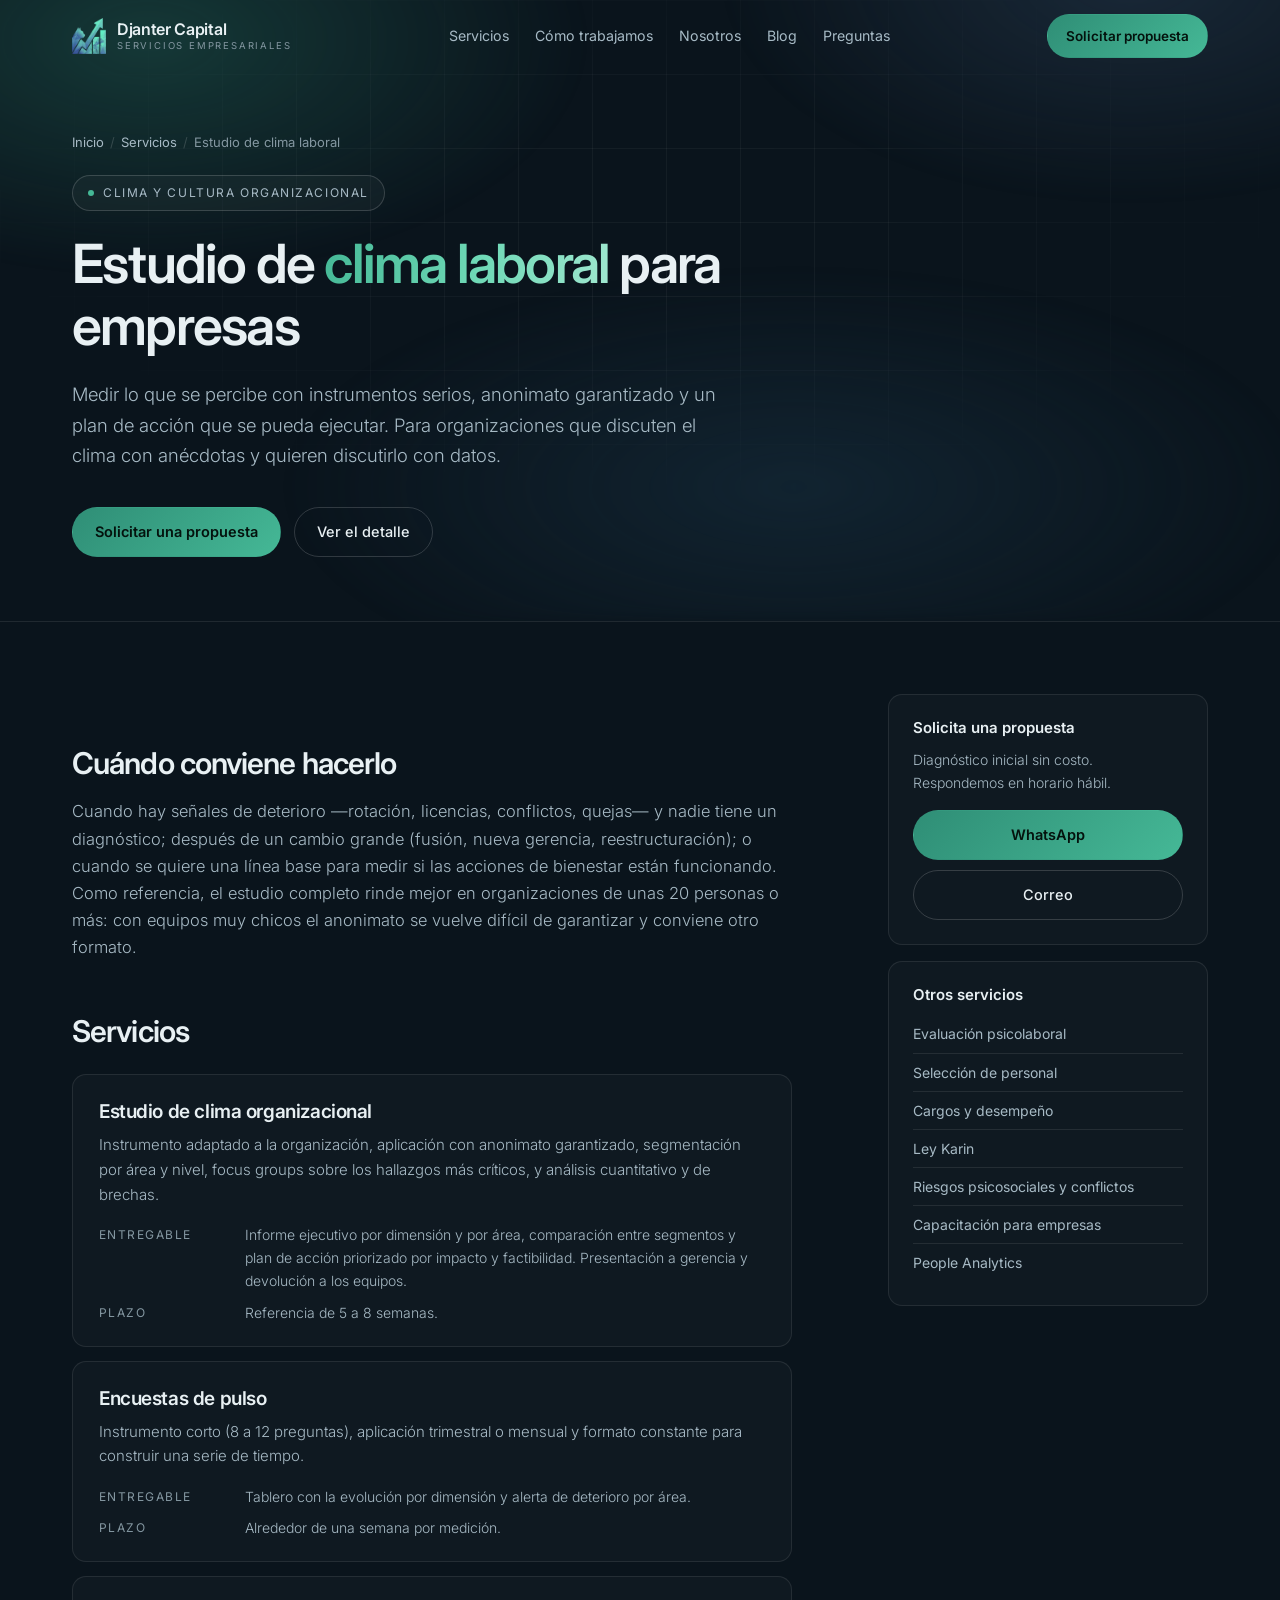
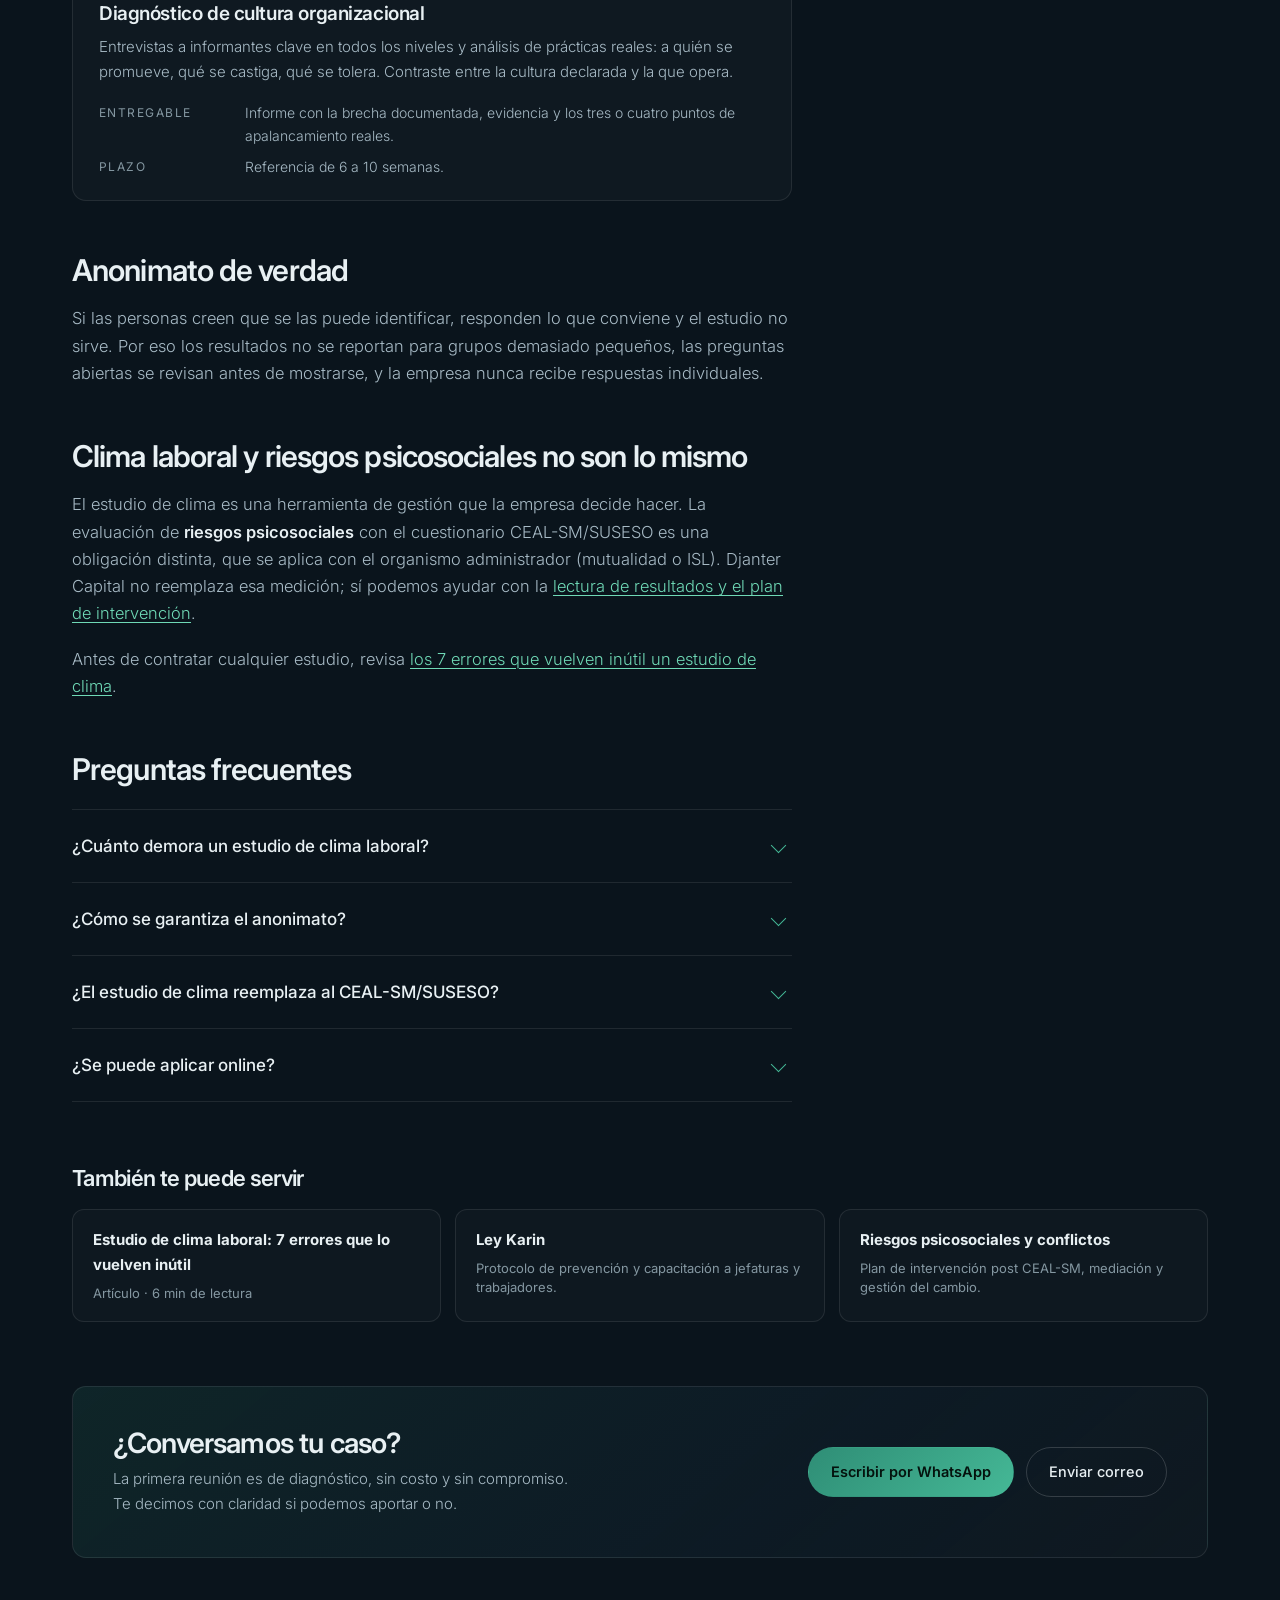
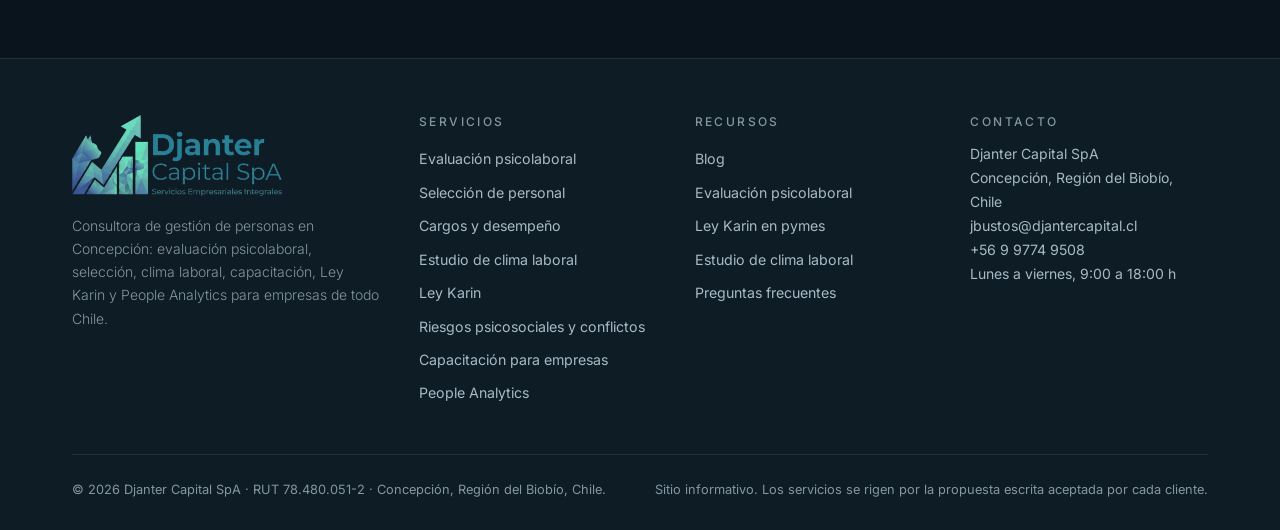
<file: estudio-clima-laboral/index.html>
<!DOCTYPE html>
<html lang="es-CL">
<head>
<meta charset="utf-8">
<meta name="viewport" content="width=device-width, initial-scale=1">
<title>Estudio de clima laboral para empresas | Djanter Capital</title>
<meta name="description" content="Estudio de clima laboral con anonimato real, resultados por área, focus groups y plan de acción priorizado. También encuestas de pulso y cultura.">
<link rel="canonical" href="https://djantercapital.cl/estudio-clima-laboral/">
<meta name="robots" content="index, follow, max-image-preview:large">
<meta name="author" content="Djanter Capital SpA">
<meta name="theme-color" content="#0A141C">
<meta property="og:type" content="website">
<meta property="og:site_name" content="Djanter Capital">
<meta property="og:title" content="Estudio de clima laboral para empresas | Djanter Capital">
<meta property="og:description" content="Estudio de clima laboral con anonimato real, resultados por área, focus groups y plan de acción priorizado. También encuestas de pulso y cultura.">
<meta property="og:url" content="https://djantercapital.cl/estudio-clima-laboral/">
<meta property="og:image" content="https://djantercapital.cl/assets/og-djanter-capital.jpg">
<meta property="og:image:width" content="1200">
<meta property="og:image:height" content="630">
<meta property="og:image:alt" content="Djanter Capital SpA — consultora de gestión de personas en Concepción">
<meta property="og:locale" content="es_CL">
<meta name="twitter:card" content="summary_large_image">
<link rel="icon" href="/favicon.ico" sizes="any">
<link rel="icon" href="/favicon-48.png" type="image/png">
<link rel="apple-touch-icon" href="/apple-touch-icon.png">
<link rel="preconnect" href="https://fonts.googleapis.com">
<link rel="preconnect" href="https://fonts.gstatic.com" crossorigin>
<link href="https://fonts.googleapis.com/css2?family=Inter:wght@300;400;500;600;700&amp;display=swap" rel="stylesheet">
<link rel="stylesheet" href="/assets/site.css">
<noscript><style>.rv{opacity:1;transform:none}#pre{display:none}body.is-loading{overflow:auto}</style></noscript>
<script type="application/ld+json">
{
 "@context": "https://schema.org",
 "@type": "WebPage",
 "@id": "https://djantercapital.cl/estudio-clima-laboral/",
 "url": "https://djantercapital.cl/estudio-clima-laboral/",
 "name": "Estudio de clima laboral para empresas | Djanter Capital",
 "inLanguage": "es-CL",
 "isPartOf": {
  "@id": "https://djantercapital.cl/#website"
 },
 "about": {
  "@id": "https://djantercapital.cl/estudio-clima-laboral/#service"
 },
 "primaryImageOfPage": "https://djantercapital.cl/assets/og-djanter-capital.jpg"
}
</script>
<script type="application/ld+json">
{
 "@context": "https://schema.org",
 "@type": "Service",
 "@id": "https://djantercapital.cl/estudio-clima-laboral/#service",
 "name": "Estudio de clima laboral",
 "serviceType": "Estudio de clima organizacional",
 "description": "Estudio de clima laboral con anonimato real, resultados por área, focus groups y plan de acción priorizado. También encuestas de pulso y cultura.",
 "url": "https://djantercapital.cl/estudio-clima-laboral/",
 "provider": {
  "@id": "https://djantercapital.cl/#org"
 },
 "areaServed": [
  {
   "@type": "City",
   "name": "Concepción"
  },
  {
   "@type": "AdministrativeArea",
   "name": "Región del Biobío"
  },
  {
   "@type": "Country",
   "name": "Chile"
  }
 ],
 "availableChannel": {
  "@type": "ServiceChannel",
  "serviceUrl": "https://djantercapital.cl/estudio-clima-laboral/",
  "servicePhone": "+56997749508"
 }
}
</script>
<script type="application/ld+json">
{
 "@context": "https://schema.org",
 "@type": "BreadcrumbList",
 "itemListElement": [
  {
   "@type": "ListItem",
   "position": 1,
   "name": "Inicio",
   "item": "https://djantercapital.cl/"
  },
  {
   "@type": "ListItem",
   "position": 2,
   "name": "Servicios",
   "item": "https://djantercapital.cl/#servicios"
  },
  {
   "@type": "ListItem",
   "position": 3,
   "name": "Estudio de clima laboral",
   "item": "https://djantercapital.cl/estudio-clima-laboral/"
  }
 ]
}
</script>
<script type="application/ld+json">
{
 "@context": "https://schema.org",
 "@type": "FAQPage",
 "mainEntity": [
  {
   "@type": "Question",
   "name": "¿Cuánto demora un estudio de clima laboral?",
   "acceptedAnswer": {
    "@type": "Answer",
    "text": "Como referencia, entre 5 y 8 semanas desde el inicio hasta la presentación de resultados, según el tamaño de la organización y el número de áreas."
   }
  },
  {
   "@type": "Question",
   "name": "¿Cómo se garantiza el anonimato?",
   "acceptedAnswer": {
    "@type": "Answer",
    "text": "No se reportan resultados de grupos demasiado pequeños, las respuestas abiertas se revisan antes de mostrarse y la empresa nunca recibe respuestas individuales."
   }
  },
  {
   "@type": "Question",
   "name": "¿El estudio de clima reemplaza al CEAL-SM/SUSESO?",
   "acceptedAnswer": {
    "@type": "Answer",
    "text": "No. Son instrumentos distintos con propósitos distintos. El CEAL-SM/SUSESO se aplica con el organismo administrador y es obligatorio; el estudio de clima es una herramienta de gestión voluntaria."
   }
  },
  {
   "@type": "Question",
   "name": "¿Se puede aplicar online?",
   "acceptedAnswer": {
    "@type": "Answer",
    "text": "Sí. La encuesta se aplica en línea y los focus groups pueden ser presenciales en el Biobío o remotos para el resto del país."
   }
  }
 ]
}
</script>
</head>
<body data-wsp="Hola, escribo desde el sitio de Djanter Capital. Me interesa cotizar un estudio de clima laboral.">

<div id="scrollbar" aria-hidden="true"><i id="scrollbarFill"></i></div>

<!-- ====================== HEADER ====================== -->
<header id="hdr">
  <div class="wrap bar">
    <a href="/" class="mark" aria-label="Djanter Capital — inicio">
      <img src="/assets/isotipo-djanter.webp" alt="" width="34" height="36">
      <span class="wm"><b>Djanter Capital</b><span>Servicios empresariales</span></span>
    </a>
    <nav class="main" aria-label="Principal">
      <a href="/#servicios">Servicios</a>
      <a href="/#proceso">Cómo trabajamos</a>
      <a href="/#nosotros">Nosotros</a>
      <a href="/blog/">Blog</a>
      <a href="/#faq">Preguntas</a>
    </nav>
    <a href="/#contacto" class="btn btn-p btn-sm">Solicitar propuesta</a>
    <button class="burger" id="burger" aria-label="Menú" aria-expanded="false" aria-controls="mob"><span></span><span></span><span></span></button>
  </div>
</header>

<div id="scrim"></div>
<nav id="mob" aria-label="Menú móvil">
  <a href="/">Inicio</a>
  <a href="/evaluacion-psicolaboral-concepcion/">Evaluación psicolaboral</a>
  <a href="/seleccion-de-personal-concepcion/">Selección de personal</a>
  <a href="/descripcion-de-cargos-y-evaluacion-de-desempeno/">Cargos y desempeño</a>
  <a href="/estudio-clima-laboral/">Estudio de clima laboral</a>
  <a href="/ley-karin-protocolo-capacitacion/">Ley Karin</a>
  <a href="/riesgos-psicosociales-y-conflictos-laborales/">Riesgos psicosociales y conflictos</a>
  <a href="/capacitacion-empresas-concepcion/">Capacitación para empresas</a>
  <a href="/people-analytics-power-bi-rrhh/">People Analytics</a>
  <a href="/blog/">Blog</a>
  <a href="/#faq">Preguntas frecuentes</a>
  <a href="/#contacto" class="btn btn-p">Solicitar propuesta</a>
</nav>

<main>
<section class="page-hero">
  <div class="hero-parallax" id="heroParallax" aria-hidden="true"><div class="mesh"></div><div class="grid-bg"></div></div>
  <div class="wrap">
    <nav class="crumbs rv" aria-label="Ruta de navegación"><ol><li><a href="/">Inicio</a></li><li><a href="/#servicios">Servicios</a></li><li aria-current="page">Estudio de clima laboral</li></ol></nav>
    <span class="eyebrow rv" style="margin-top:22px"><span class="dot"></span> Clima y cultura organizacional</span>
    <h1 class="page rv">Estudio de <em>clima laboral</em> para empresas</h1>
    <p class="lede rv">Medir lo que se percibe con instrumentos serios, anonimato garantizado y un plan de acción que se pueda ejecutar. Para organizaciones que discuten el clima con anécdotas y quieren discutirlo con datos.</p>
    <div class="hero-cta rv">
      <a href="https://wa.me/56997749508" data-contact="wsp" target="_blank" rel="noopener" class="btn btn-p">Solicitar una propuesta</a>
      <a href="#detalle" class="btn btn-g">Ver el detalle</a>
    </div>
  </div>
</section>

<section id="detalle" style="padding-top:72px">
  <div class="wrap layout">
    <article class="prose rv">

<h2>Cuándo conviene hacerlo</h2>
<p>Cuando hay señales de deterioro —rotación, licencias, conflictos, quejas— y nadie tiene un diagnóstico; después de un cambio grande (fusión, nueva gerencia, reestructuración); o cuando se quiere una línea base para medir si las acciones de bienestar están funcionando. Como referencia, el estudio completo rinde mejor en organizaciones de unas 20 personas o más: con equipos muy chicos el anonimato se vuelve difícil de garantizar y conviene otro formato.</p>

<h2>Servicios</h2>
<div class="svc-list">
  <div class="svc">
    <h3>Estudio de clima organizacional</h3>
    <p>Instrumento adaptado a la organización, aplicación con anonimato garantizado, segmentación por área y nivel, focus groups sobre los hallazgos más críticos, y análisis cuantitativo y de brechas.</p>
    <dl>
      <dt>Entregable</dt><dd>Informe ejecutivo por dimensión y por área, comparación entre segmentos y plan de acción priorizado por impacto y factibilidad. Presentación a gerencia y devolución a los equipos.</dd>
      <dt>Plazo</dt><dd>Referencia de 5 a 8 semanas.</dd>
    </dl>
  </div>
  <div class="svc">
    <h3>Encuestas de pulso</h3>
    <p>Instrumento corto (8 a 12 preguntas), aplicación trimestral o mensual y formato constante para construir una serie de tiempo.</p>
    <dl>
      <dt>Entregable</dt><dd>Tablero con la evolución por dimensión y alerta de deterioro por área.</dd>
      <dt>Plazo</dt><dd>Alrededor de una semana por medición.</dd>
    </dl>
  </div>
  <div class="svc">
    <h3>Diagnóstico de cultura organizacional</h3>
    <p>Entrevistas a informantes clave en todos los niveles y análisis de prácticas reales: a quién se promueve, qué se castiga, qué se tolera. Contraste entre la cultura declarada y la que opera.</p>
    <dl>
      <dt>Entregable</dt><dd>Informe con la brecha documentada, evidencia y los tres o cuatro puntos de apalancamiento reales.</dd>
      <dt>Plazo</dt><dd>Referencia de 6 a 10 semanas.</dd>
    </dl>
  </div>
</div>

<h2>Anonimato de verdad</h2>
<p>Si las personas creen que se las puede identificar, responden lo que conviene y el estudio no sirve. Por eso los resultados no se reportan para grupos demasiado pequeños, las preguntas abiertas se revisan antes de mostrarse, y la empresa nunca recibe respuestas individuales.</p>

<h2>Clima laboral y riesgos psicosociales no son lo mismo</h2>
<p>El estudio de clima es una herramienta de gestión que la empresa decide hacer. La evaluación de <strong>riesgos psicosociales</strong> con el cuestionario CEAL-SM/SUSESO es una obligación distinta, que se aplica con el organismo administrador (mutualidad o ISL). Djanter Capital no reemplaza esa medición; sí podemos ayudar con la <a href="/riesgos-psicosociales-y-conflictos-laborales/">lectura de resultados y el plan de intervención</a>.</p>

<p>Antes de contratar cualquier estudio, revisa <a href="/blog/estudio-de-clima-laboral-errores/">los 7 errores que vuelven inútil un estudio de clima</a>.</p>


    <h2 id="preguntas">Preguntas frecuentes</h2>
    <div class="faq" style="margin-top:22px">
      <details><summary>¿Cuánto demora un estudio de clima laboral?</summary>
        <div class="ans">Como referencia, entre 5 y 8 semanas desde el inicio hasta la presentación de resultados, según el tamaño de la organización y el número de áreas.</div></details>
      <details><summary>¿Cómo se garantiza el anonimato?</summary>
        <div class="ans">No se reportan resultados de grupos demasiado pequeños, las respuestas abiertas se revisan antes de mostrarse y la empresa nunca recibe respuestas individuales.</div></details>
      <details><summary>¿El estudio de clima reemplaza al CEAL-SM/SUSESO?</summary>
        <div class="ans">No. Son instrumentos distintos con propósitos distintos. El CEAL-SM/SUSESO se aplica con el organismo administrador y es obligatorio; el estudio de clima es una herramienta de gestión voluntaria.</div></details>
      <details><summary>¿Se puede aplicar online?</summary>
        <div class="ans">Sí. La encuesta se aplica en línea y los focus groups pueden ser presenciales en el Biobío o remotos para el resto del país.</div></details>
    </div>
    </article>
    <aside class="aside">
      <div class="box">
        <h2>Solicita una propuesta</h2>
        <p>Diagnóstico inicial sin costo. Respondemos en horario hábil.</p>
        <a class="btn btn-p" href="https://wa.me/56997749508" data-contact="wsp" target="_blank" rel="noopener">WhatsApp</a>
        <a class="btn btn-g" style="margin-top:10px" href="mailto:jbustos@djantercapital.cl" data-contact="mail">Correo</a>
      </div>
      <div class="box">
        <h2>Otros servicios</h2>
        <a class="lnk" href="/evaluacion-psicolaboral-concepcion/">Evaluación psicolaboral</a>
        <a class="lnk" href="/seleccion-de-personal-concepcion/">Selección de personal</a>
        <a class="lnk" href="/descripcion-de-cargos-y-evaluacion-de-desempeno/">Cargos y desempeño</a>
        <a class="lnk" href="/ley-karin-protocolo-capacitacion/">Ley Karin</a>
        <a class="lnk" href="/riesgos-psicosociales-y-conflictos-laborales/">Riesgos psicosociales y conflictos</a>
        <a class="lnk" href="/capacitacion-empresas-concepcion/">Capacitación para empresas</a>
        <a class="lnk" href="/people-analytics-power-bi-rrhh/">People Analytics</a>
      </div>
    </aside>
  </div>
  <div class="wrap">

    <div class="related rv">
      <h2>También te puede servir</h2>
      <div class="rel-grid">
        <a href="/blog/estudio-de-clima-laboral-errores/"><b>Estudio de clima laboral: 7 errores que lo vuelven inútil</b><span>Artículo · 6 min de lectura</span></a><a href="/ley-karin-protocolo-capacitacion/"><b>Ley Karin</b><span>Protocolo de prevención y capacitación a jefaturas y trabajadores.</span></a><a href="/riesgos-psicosociales-y-conflictos-laborales/"><b>Riesgos psicosociales y conflictos</b><span>Plan de intervención post CEAL-SM, mediación y gestión del cambio.</span></a>
      </div>
    </div>

    <div class="cta-band rv">
      <div>
        <h2>¿Conversamos tu caso?</h2>
        <p>La primera reunión es de diagnóstico, sin costo y sin compromiso. Te decimos con claridad si podemos aportar o no.</p>
      </div>
      <div class="acts">
        <a class="btn btn-p" href="https://wa.me/56997749508" data-contact="wsp" target="_blank" rel="noopener">Escribir por WhatsApp</a>
        <a class="btn btn-g" href="mailto:jbustos@djantercapital.cl" data-contact="mail">Enviar correo</a>
      </div>
    </div>
  </div>
</section>
</main>

<!-- ====================== FOOTER ====================== -->
<footer>
  <div class="wrap">
    <div class="f-grid">
      <div>
        <img class="f-logo" src="/assets/logo-djanter-capital.webp" alt="Djanter Capital SpA — Servicios Empresariales Integrales" width="210" height="82">
        <p class="desc">Consultora de gestión de personas en Concepción: evaluación psicolaboral, selección, clima laboral, capacitación, Ley Karin y People Analytics para empresas de todo Chile.</p>
      </div>
      <div>
        <h2 class="fh">Servicios</h2>
        <a href="/evaluacion-psicolaboral-concepcion/">Evaluación psicolaboral</a>
        <a href="/seleccion-de-personal-concepcion/">Selección de personal</a>
        <a href="/descripcion-de-cargos-y-evaluacion-de-desempeno/">Cargos y desempeño</a>
        <a href="/estudio-clima-laboral/">Estudio de clima laboral</a>
        <a href="/ley-karin-protocolo-capacitacion/">Ley Karin</a>
        <a href="/riesgos-psicosociales-y-conflictos-laborales/">Riesgos psicosociales y conflictos</a>
        <a href="/capacitacion-empresas-concepcion/">Capacitación para empresas</a>
        <a href="/people-analytics-power-bi-rrhh/">People Analytics</a>
      </div>
      <div>
        <h2 class="fh">Recursos</h2>
        <a href="/blog/">Blog</a>
        <a href="/blog/que-es-una-evaluacion-psicolaboral/">Evaluación psicolaboral</a>
        <a href="/blog/ley-karin-protocolo-prevencion-pymes/">Ley Karin en pymes</a>
        <a href="/blog/estudio-de-clima-laboral-errores/">Estudio de clima laboral</a>
        <a href="/#faq">Preguntas frecuentes</a>
      </div>
      <div>
        <h2 class="fh">Contacto</h2>
        <address>
          Djanter Capital SpA<br>
          Concepción, Región del Biobío, Chile<br>
          <a href="mailto:jbustos@djantercapital.cl" data-contact="mail">jbustos@djantercapital.cl</a><br>
          <a href="tel:+56997749508" data-contact="tel">+56 9 9774 9508</a><br>
          Lunes a viernes, 9:00 a 18:00 h
        </address>
      </div>
    </div>
    <div class="legal">
      <span>© <span id="yr">2026</span> Djanter Capital SpA · RUT 78.480.051-2 · Concepción, Región del Biobío, Chile.</span>
      <span>Sitio informativo. Los servicios se rigen por la propuesta escrita aceptada por cada cliente.</span>
    </div>
  </div>
</footer>

<script src="/assets/site.js" defer></script>
</body>
</html>
</file>
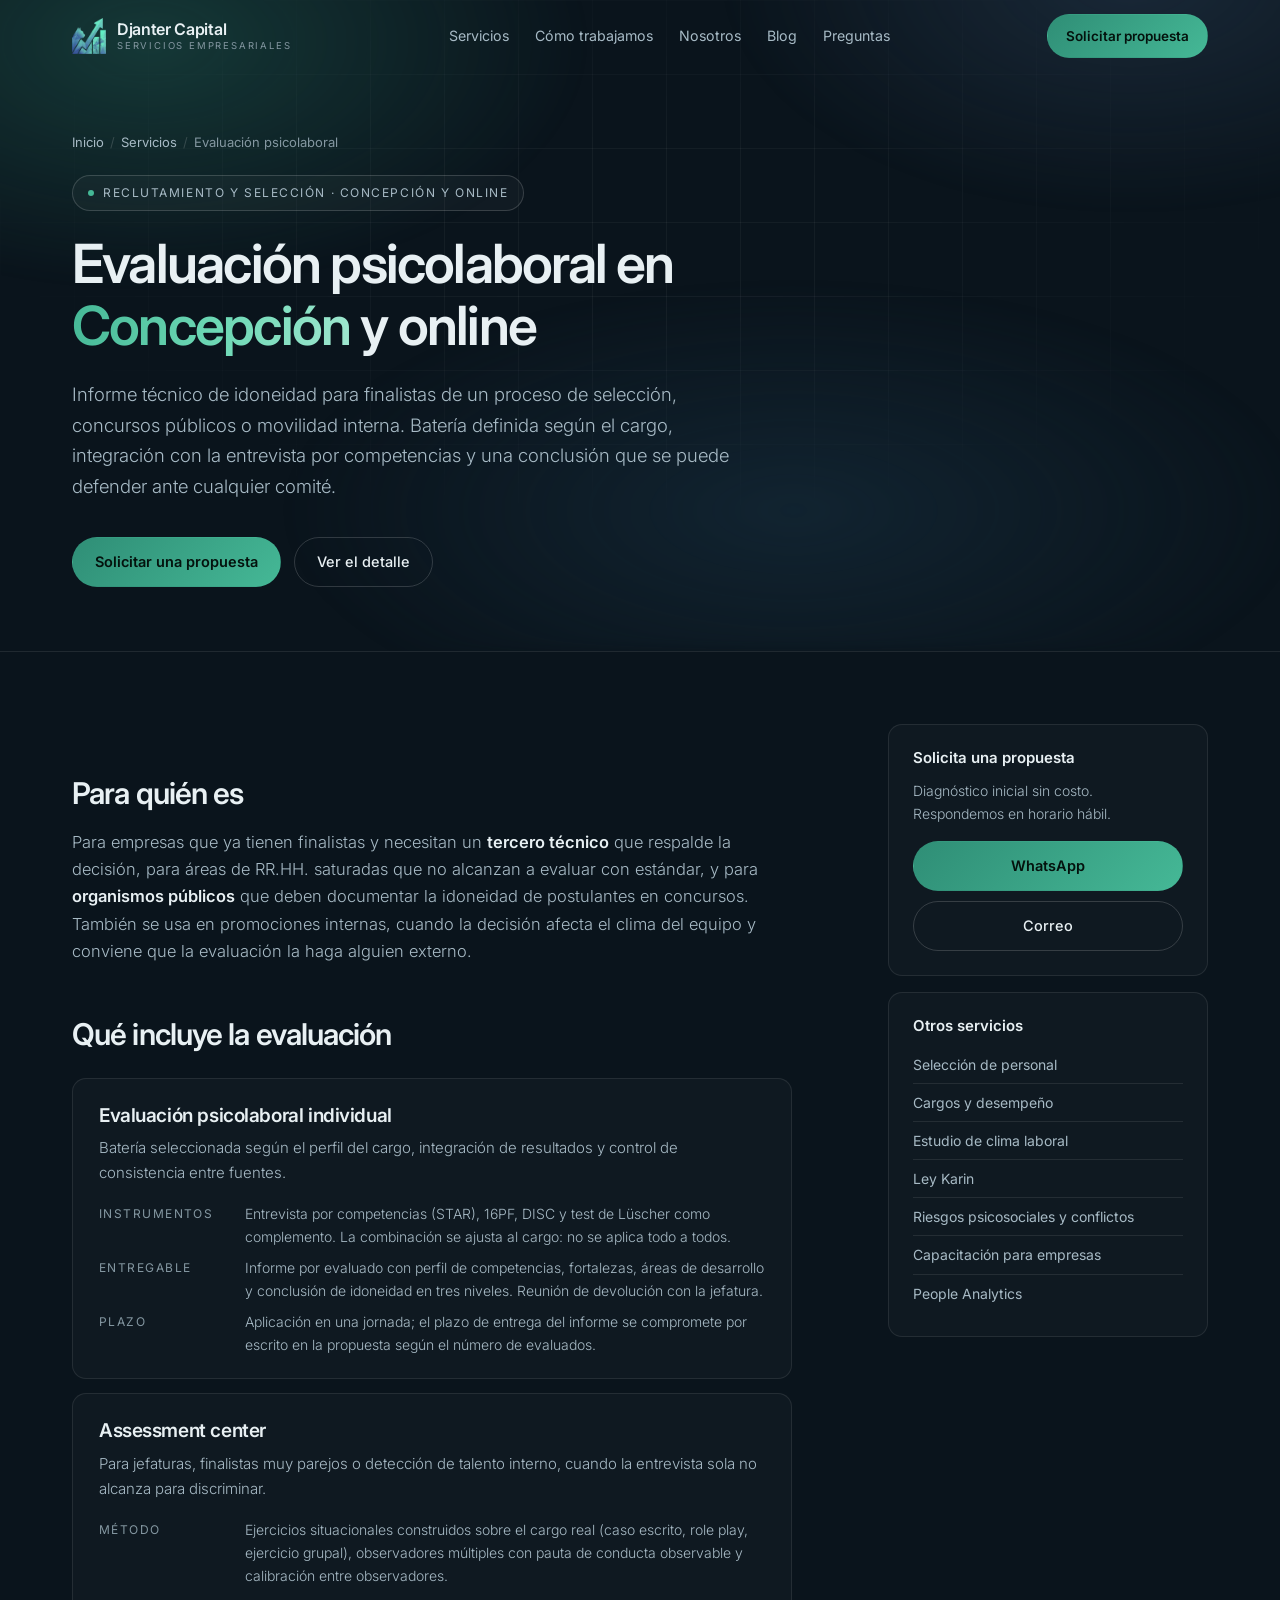
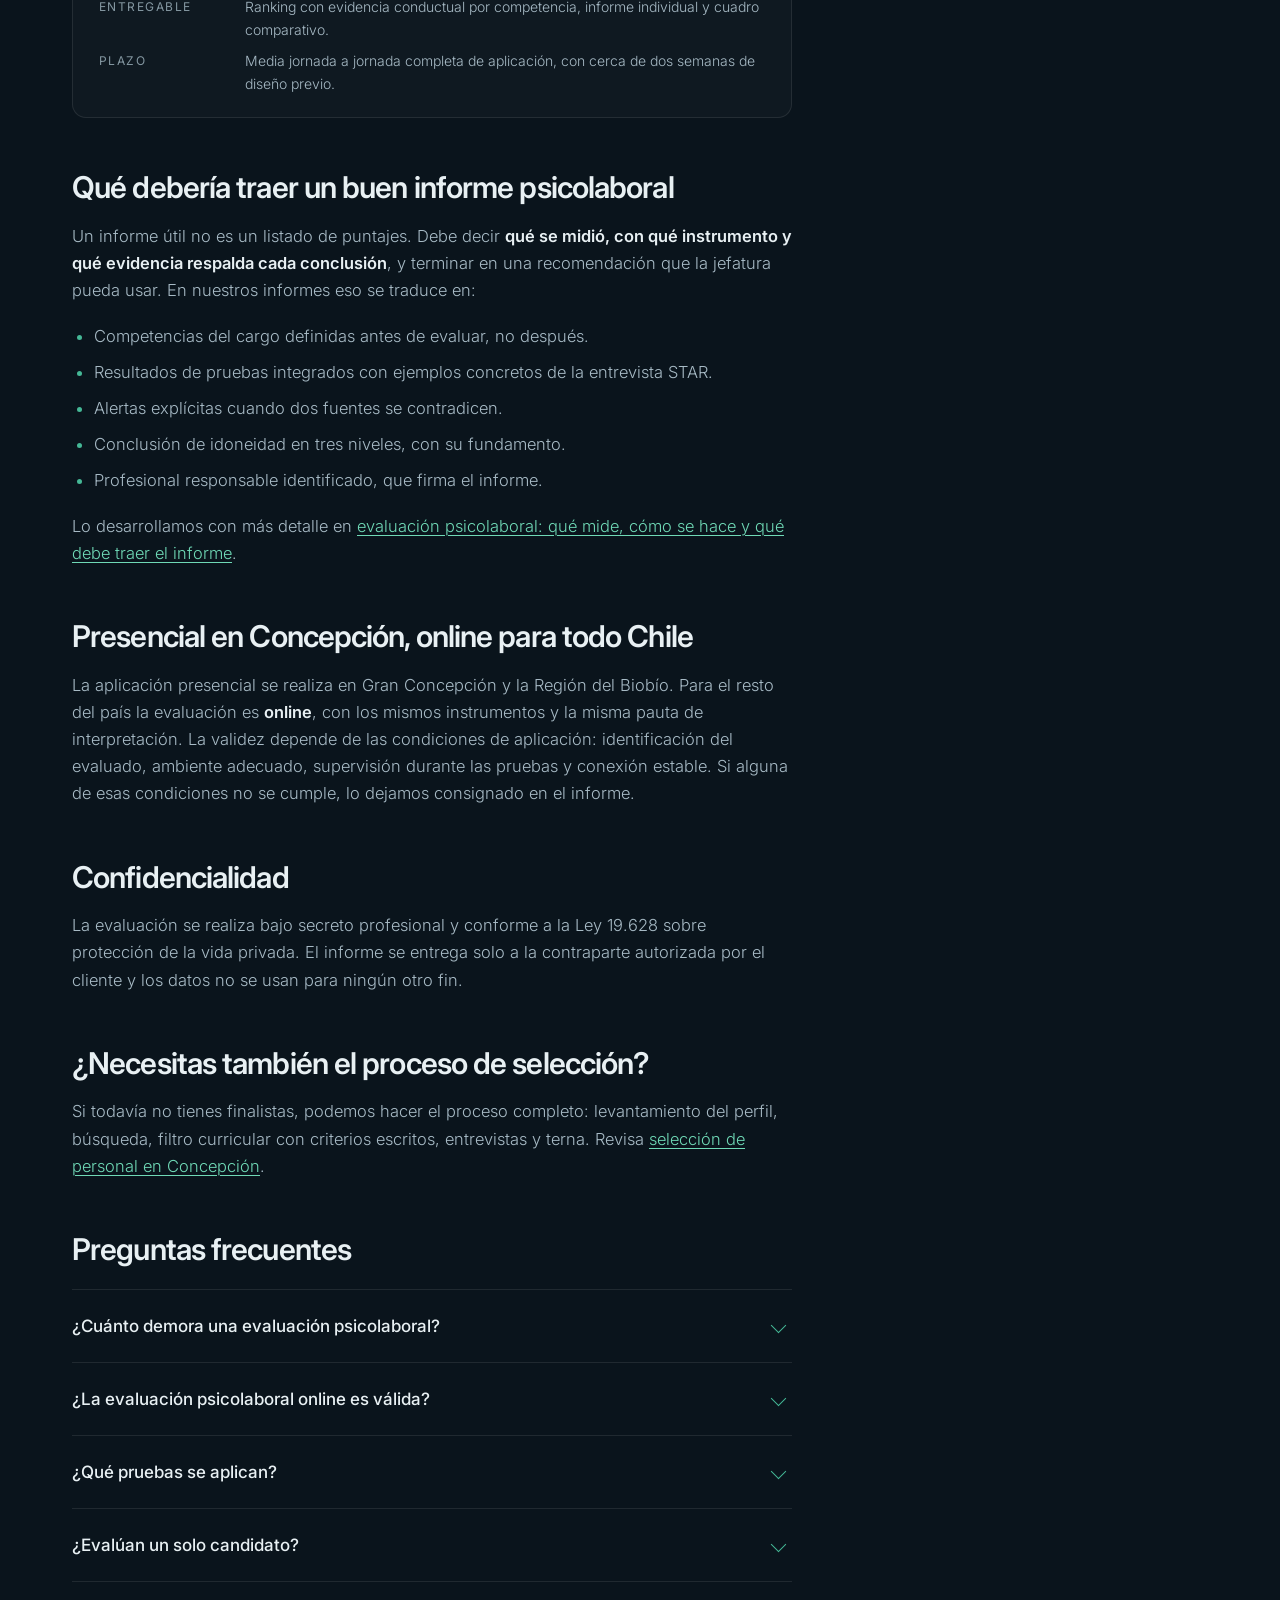
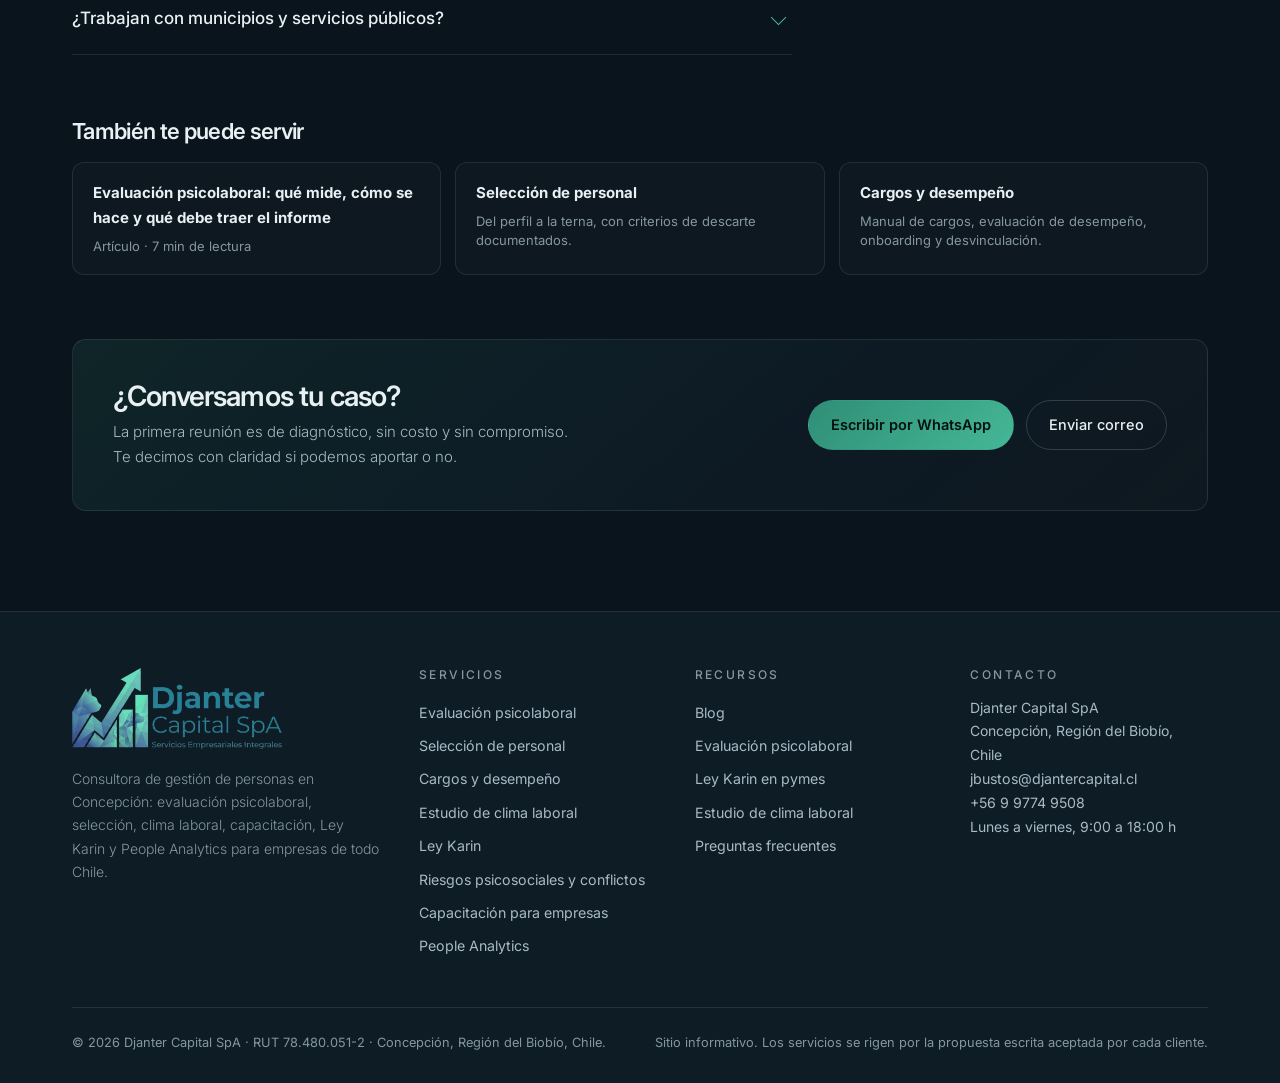
<file: evaluacion-psicolaboral-concepcion/index.html>
<!DOCTYPE html>
<html lang="es-CL">
<head>
<meta charset="utf-8">
<meta name="viewport" content="width=device-width, initial-scale=1">
<title>Evaluación psicolaboral en Concepción y online | Djanter Capital</title>
<meta name="description" content="Evaluación psicolaboral con entrevista STAR, 16PF, DISC y Lüscher, e informe de idoneidad firmado. Presencial en Concepción y online para todo Chile.">
<link rel="canonical" href="https://djantercapital.cl/evaluacion-psicolaboral-concepcion/">
<meta name="robots" content="index, follow, max-image-preview:large">
<meta name="author" content="Djanter Capital SpA">
<meta name="theme-color" content="#0A141C">
<meta property="og:type" content="website">
<meta property="og:site_name" content="Djanter Capital">
<meta property="og:title" content="Evaluación psicolaboral en Concepción y online | Djanter Capital">
<meta property="og:description" content="Evaluación psicolaboral con entrevista STAR, 16PF, DISC y Lüscher, e informe de idoneidad firmado. Presencial en Concepción y online para todo Chile.">
<meta property="og:url" content="https://djantercapital.cl/evaluacion-psicolaboral-concepcion/">
<meta property="og:image" content="https://djantercapital.cl/assets/og-djanter-capital.jpg">
<meta property="og:image:width" content="1200">
<meta property="og:image:height" content="630">
<meta property="og:image:alt" content="Djanter Capital SpA — consultora de gestión de personas en Concepción">
<meta property="og:locale" content="es_CL">
<meta name="twitter:card" content="summary_large_image">
<link rel="icon" href="/favicon.ico" sizes="any">
<link rel="icon" href="/favicon-48.png" type="image/png">
<link rel="apple-touch-icon" href="/apple-touch-icon.png">
<link rel="preconnect" href="https://fonts.googleapis.com">
<link rel="preconnect" href="https://fonts.gstatic.com" crossorigin>
<link href="https://fonts.googleapis.com/css2?family=Inter:wght@300;400;500;600;700&amp;display=swap" rel="stylesheet">
<link rel="stylesheet" href="/assets/site.css">
<noscript><style>.rv{opacity:1;transform:none}#pre{display:none}body.is-loading{overflow:auto}</style></noscript>
<script type="application/ld+json">
{
 "@context": "https://schema.org",
 "@type": "WebPage",
 "@id": "https://djantercapital.cl/evaluacion-psicolaboral-concepcion/",
 "url": "https://djantercapital.cl/evaluacion-psicolaboral-concepcion/",
 "name": "Evaluación psicolaboral en Concepción y online | Djanter Capital",
 "inLanguage": "es-CL",
 "isPartOf": {
  "@id": "https://djantercapital.cl/#website"
 },
 "about": {
  "@id": "https://djantercapital.cl/evaluacion-psicolaboral-concepcion/#service"
 },
 "primaryImageOfPage": "https://djantercapital.cl/assets/og-djanter-capital.jpg"
}
</script>
<script type="application/ld+json">
{
 "@context": "https://schema.org",
 "@type": "Service",
 "@id": "https://djantercapital.cl/evaluacion-psicolaboral-concepcion/#service",
 "name": "Evaluación psicolaboral",
 "serviceType": "Evaluación psicolaboral",
 "description": "Evaluación psicolaboral con entrevista STAR, 16PF, DISC y Lüscher, e informe de idoneidad firmado. Presencial en Concepción y online para todo Chile.",
 "url": "https://djantercapital.cl/evaluacion-psicolaboral-concepcion/",
 "provider": {
  "@id": "https://djantercapital.cl/#org"
 },
 "areaServed": [
  {
   "@type": "City",
   "name": "Concepción"
  },
  {
   "@type": "AdministrativeArea",
   "name": "Región del Biobío"
  },
  {
   "@type": "Country",
   "name": "Chile"
  }
 ],
 "availableChannel": {
  "@type": "ServiceChannel",
  "serviceUrl": "https://djantercapital.cl/evaluacion-psicolaboral-concepcion/",
  "servicePhone": "+56997749508"
 }
}
</script>
<script type="application/ld+json">
{
 "@context": "https://schema.org",
 "@type": "BreadcrumbList",
 "itemListElement": [
  {
   "@type": "ListItem",
   "position": 1,
   "name": "Inicio",
   "item": "https://djantercapital.cl/"
  },
  {
   "@type": "ListItem",
   "position": 2,
   "name": "Servicios",
   "item": "https://djantercapital.cl/#servicios"
  },
  {
   "@type": "ListItem",
   "position": 3,
   "name": "Evaluación psicolaboral",
   "item": "https://djantercapital.cl/evaluacion-psicolaboral-concepcion/"
  }
 ]
}
</script>
<script type="application/ld+json">
{
 "@context": "https://schema.org",
 "@type": "FAQPage",
 "mainEntity": [
  {
   "@type": "Question",
   "name": "¿Cuánto demora una evaluación psicolaboral?",
   "acceptedAnswer": {
    "@type": "Answer",
    "text": "La aplicación toma una jornada. El plazo de entrega del informe se compromete por escrito en la propuesta según el número de evaluados y la modalidad; para procesos con fecha límite se fija antes de empezar."
   }
  },
  {
   "@type": "Question",
   "name": "¿La evaluación psicolaboral online es válida?",
   "acceptedAnswer": {
    "@type": "Answer",
    "text": "Sí, si se resguardan las condiciones de aplicación: identificación del evaluado, ambiente adecuado, supervisión durante las pruebas y conexión estable. Se usan los mismos instrumentos y la misma pauta; cualquier desviación queda consignada en el informe."
   }
  },
  {
   "@type": "Question",
   "name": "¿Qué pruebas se aplican?",
   "acceptedAnswer": {
    "@type": "Answer",
    "text": "Entrevista por competencias STAR, 16PF, DISC y test de Lüscher como complemento. La batería se define según el cargo; no todos los instrumentos se aplican a todos los evaluados."
   }
  },
  {
   "@type": "Question",
   "name": "¿Evalúan un solo candidato?",
   "acceptedAnswer": {
    "@type": "Answer",
    "text": "Sí. El valor se cotiza por evaluado o por proceso, por lo que una evaluación individual no queda fuera de alcance. Para necesidades recurrentes existe la opción de convenio."
   }
  },
  {
   "@type": "Question",
   "name": "¿Trabajan con municipios y servicios públicos?",
   "acceptedAnswer": {
    "@type": "Answer",
    "text": "Sí. Somos proveedores del Estado y trabajamos por Mercado Público. La evaluación se adapta a las bases del concurso y a los plazos del proceso."
   }
  }
 ]
}
</script>
</head>
<body data-wsp="Hola, escribo desde el sitio de Djanter Capital. Necesito cotizar evaluaciones psicolaborales.">

<div id="scrollbar" aria-hidden="true"><i id="scrollbarFill"></i></div>

<!-- ====================== HEADER ====================== -->
<header id="hdr">
  <div class="wrap bar">
    <a href="/" class="mark" aria-label="Djanter Capital — inicio">
      <img src="/assets/isotipo-djanter.webp" alt="" width="34" height="36">
      <span class="wm"><b>Djanter Capital</b><span>Servicios empresariales</span></span>
    </a>
    <nav class="main" aria-label="Principal">
      <a href="/#servicios">Servicios</a>
      <a href="/#proceso">Cómo trabajamos</a>
      <a href="/#nosotros">Nosotros</a>
      <a href="/blog/">Blog</a>
      <a href="/#faq">Preguntas</a>
    </nav>
    <a href="/#contacto" class="btn btn-p btn-sm">Solicitar propuesta</a>
    <button class="burger" id="burger" aria-label="Menú" aria-expanded="false" aria-controls="mob"><span></span><span></span><span></span></button>
  </div>
</header>

<div id="scrim"></div>
<nav id="mob" aria-label="Menú móvil">
  <a href="/">Inicio</a>
  <a href="/evaluacion-psicolaboral-concepcion/">Evaluación psicolaboral</a>
  <a href="/seleccion-de-personal-concepcion/">Selección de personal</a>
  <a href="/descripcion-de-cargos-y-evaluacion-de-desempeno/">Cargos y desempeño</a>
  <a href="/estudio-clima-laboral/">Estudio de clima laboral</a>
  <a href="/ley-karin-protocolo-capacitacion/">Ley Karin</a>
  <a href="/riesgos-psicosociales-y-conflictos-laborales/">Riesgos psicosociales y conflictos</a>
  <a href="/capacitacion-empresas-concepcion/">Capacitación para empresas</a>
  <a href="/people-analytics-power-bi-rrhh/">People Analytics</a>
  <a href="/blog/">Blog</a>
  <a href="/#faq">Preguntas frecuentes</a>
  <a href="/#contacto" class="btn btn-p">Solicitar propuesta</a>
</nav>

<main>
<section class="page-hero">
  <div class="hero-parallax" id="heroParallax" aria-hidden="true"><div class="mesh"></div><div class="grid-bg"></div></div>
  <div class="wrap">
    <nav class="crumbs rv" aria-label="Ruta de navegación"><ol><li><a href="/">Inicio</a></li><li><a href="/#servicios">Servicios</a></li><li aria-current="page">Evaluación psicolaboral</li></ol></nav>
    <span class="eyebrow rv" style="margin-top:22px"><span class="dot"></span> Reclutamiento y selección · Concepción y online</span>
    <h1 class="page rv">Evaluación psicolaboral en <em>Concepción</em> y online</h1>
    <p class="lede rv">Informe técnico de idoneidad para finalistas de un proceso de selección, concursos públicos o movilidad interna. Batería definida según el cargo, integración con la entrevista por competencias y una conclusión que se puede defender ante cualquier comité.</p>
    <div class="hero-cta rv">
      <a href="https://wa.me/56997749508" data-contact="wsp" target="_blank" rel="noopener" class="btn btn-p">Solicitar una propuesta</a>
      <a href="#detalle" class="btn btn-g">Ver el detalle</a>
    </div>
  </div>
</section>

<section id="detalle" style="padding-top:72px">
  <div class="wrap layout">
    <article class="prose rv">

<h2>Para quién es</h2>
<p>Para empresas que ya tienen finalistas y necesitan un <strong>tercero técnico</strong> que respalde la decisión, para áreas de RR.HH. saturadas que no alcanzan a evaluar con estándar, y para <strong>organismos públicos</strong> que deben documentar la idoneidad de postulantes en concursos. También se usa en promociones internas, cuando la decisión afecta el clima del equipo y conviene que la evaluación la haga alguien externo.</p>

<h2>Qué incluye la evaluación</h2>
<div class="svc-list">
  <div class="svc">
    <h3>Evaluación psicolaboral individual</h3>
    <p>Batería seleccionada según el perfil del cargo, integración de resultados y control de consistencia entre fuentes.</p>
    <dl>
      <dt>Instrumentos</dt><dd>Entrevista por competencias (STAR), 16PF, DISC y test de Lüscher como complemento. La combinación se ajusta al cargo: no se aplica todo a todos.</dd>
      <dt>Entregable</dt><dd>Informe por evaluado con perfil de competencias, fortalezas, áreas de desarrollo y conclusión de idoneidad en tres niveles. Reunión de devolución con la jefatura.</dd>
      <dt>Plazo</dt><dd>Aplicación en una jornada; el plazo de entrega del informe se compromete por escrito en la propuesta según el número de evaluados.</dd>
    </dl>
  </div>
  <div class="svc">
    <h3>Assessment center</h3>
    <p>Para jefaturas, finalistas muy parejos o detección de talento interno, cuando la entrevista sola no alcanza para discriminar.</p>
    <dl>
      <dt>Método</dt><dd>Ejercicios situacionales construidos sobre el cargo real (caso escrito, role play, ejercicio grupal), observadores múltiples con pauta de conducta observable y calibración entre observadores.</dd>
      <dt>Entregable</dt><dd>Ranking con evidencia conductual por competencia, informe individual y cuadro comparativo.</dd>
      <dt>Plazo</dt><dd>Media jornada a jornada completa de aplicación, con cerca de dos semanas de diseño previo.</dd>
    </dl>
  </div>
</div>

<h2>Qué debería traer un buen informe psicolaboral</h2>
<p>Un informe útil no es un listado de puntajes. Debe decir <strong>qué se midió, con qué instrumento y qué evidencia respalda cada conclusión</strong>, y terminar en una recomendación que la jefatura pueda usar. En nuestros informes eso se traduce en:</p>
<ul>
  <li>Competencias del cargo definidas antes de evaluar, no después.</li>
  <li>Resultados de pruebas integrados con ejemplos concretos de la entrevista STAR.</li>
  <li>Alertas explícitas cuando dos fuentes se contradicen.</li>
  <li>Conclusión de idoneidad en tres niveles, con su fundamento.</li>
  <li>Profesional responsable identificado, que firma el informe.</li>
</ul>
<p>Lo desarrollamos con más detalle en <a href="/blog/que-es-una-evaluacion-psicolaboral/">evaluación psicolaboral: qué mide, cómo se hace y qué debe traer el informe</a>.</p>

<h2>Presencial en Concepción, online para todo Chile</h2>
<p>La aplicación presencial se realiza en Gran Concepción y la Región del Biobío. Para el resto del país la evaluación es <strong>online</strong>, con los mismos instrumentos y la misma pauta de interpretación. La validez depende de las condiciones de aplicación: identificación del evaluado, ambiente adecuado, supervisión durante las pruebas y conexión estable. Si alguna de esas condiciones no se cumple, lo dejamos consignado en el informe.</p>

<h2>Confidencialidad</h2>
<p>La evaluación se realiza bajo secreto profesional y conforme a la Ley 19.628 sobre protección de la vida privada. El informe se entrega solo a la contraparte autorizada por el cliente y los datos no se usan para ningún otro fin.</p>

<h2>¿Necesitas también el proceso de selección?</h2>
<p>Si todavía no tienes finalistas, podemos hacer el proceso completo: levantamiento del perfil, búsqueda, filtro curricular con criterios escritos, entrevistas y terna. Revisa <a href="/seleccion-de-personal-concepcion/">selección de personal en Concepción</a>.</p>


    <h2 id="preguntas">Preguntas frecuentes</h2>
    <div class="faq" style="margin-top:22px">
      <details><summary>¿Cuánto demora una evaluación psicolaboral?</summary>
        <div class="ans">La aplicación toma una jornada. El plazo de entrega del informe se compromete por escrito en la propuesta según el número de evaluados y la modalidad; para procesos con fecha límite se fija antes de empezar.</div></details>
      <details><summary>¿La evaluación psicolaboral online es válida?</summary>
        <div class="ans">Sí, si se resguardan las condiciones de aplicación: identificación del evaluado, ambiente adecuado, supervisión durante las pruebas y conexión estable. Se usan los mismos instrumentos y la misma pauta; cualquier desviación queda consignada en el informe.</div></details>
      <details><summary>¿Qué pruebas se aplican?</summary>
        <div class="ans">Entrevista por competencias STAR, 16PF, DISC y test de Lüscher como complemento. La batería se define según el cargo; no todos los instrumentos se aplican a todos los evaluados.</div></details>
      <details><summary>¿Evalúan un solo candidato?</summary>
        <div class="ans">Sí. El valor se cotiza por evaluado o por proceso, por lo que una evaluación individual no queda fuera de alcance. Para necesidades recurrentes existe la opción de convenio.</div></details>
      <details><summary>¿Trabajan con municipios y servicios públicos?</summary>
        <div class="ans">Sí. Somos proveedores del Estado y trabajamos por Mercado Público. La evaluación se adapta a las bases del concurso y a los plazos del proceso.</div></details>
    </div>
    </article>
    <aside class="aside">
      <div class="box">
        <h2>Solicita una propuesta</h2>
        <p>Diagnóstico inicial sin costo. Respondemos en horario hábil.</p>
        <a class="btn btn-p" href="https://wa.me/56997749508" data-contact="wsp" target="_blank" rel="noopener">WhatsApp</a>
        <a class="btn btn-g" style="margin-top:10px" href="mailto:jbustos@djantercapital.cl" data-contact="mail">Correo</a>
      </div>
      <div class="box">
        <h2>Otros servicios</h2>
        <a class="lnk" href="/seleccion-de-personal-concepcion/">Selección de personal</a>
        <a class="lnk" href="/descripcion-de-cargos-y-evaluacion-de-desempeno/">Cargos y desempeño</a>
        <a class="lnk" href="/estudio-clima-laboral/">Estudio de clima laboral</a>
        <a class="lnk" href="/ley-karin-protocolo-capacitacion/">Ley Karin</a>
        <a class="lnk" href="/riesgos-psicosociales-y-conflictos-laborales/">Riesgos psicosociales y conflictos</a>
        <a class="lnk" href="/capacitacion-empresas-concepcion/">Capacitación para empresas</a>
        <a class="lnk" href="/people-analytics-power-bi-rrhh/">People Analytics</a>
      </div>
    </aside>
  </div>
  <div class="wrap">

    <div class="related rv">
      <h2>También te puede servir</h2>
      <div class="rel-grid">
        <a href="/blog/que-es-una-evaluacion-psicolaboral/"><b>Evaluación psicolaboral: qué mide, cómo se hace y qué debe traer el informe</b><span>Artículo · 7 min de lectura</span></a><a href="/seleccion-de-personal-concepcion/"><b>Selección de personal</b><span>Del perfil a la terna, con criterios de descarte documentados.</span></a><a href="/descripcion-de-cargos-y-evaluacion-de-desempeno/"><b>Cargos y desempeño</b><span>Manual de cargos, evaluación de desempeño, onboarding y desvinculación.</span></a>
      </div>
    </div>

    <div class="cta-band rv">
      <div>
        <h2>¿Conversamos tu caso?</h2>
        <p>La primera reunión es de diagnóstico, sin costo y sin compromiso. Te decimos con claridad si podemos aportar o no.</p>
      </div>
      <div class="acts">
        <a class="btn btn-p" href="https://wa.me/56997749508" data-contact="wsp" target="_blank" rel="noopener">Escribir por WhatsApp</a>
        <a class="btn btn-g" href="mailto:jbustos@djantercapital.cl" data-contact="mail">Enviar correo</a>
      </div>
    </div>
  </div>
</section>
</main>

<!-- ====================== FOOTER ====================== -->
<footer>
  <div class="wrap">
    <div class="f-grid">
      <div>
        <img class="f-logo" src="/assets/logo-djanter-capital.webp" alt="Djanter Capital SpA — Servicios Empresariales Integrales" width="210" height="82">
        <p class="desc">Consultora de gestión de personas en Concepción: evaluación psicolaboral, selección, clima laboral, capacitación, Ley Karin y People Analytics para empresas de todo Chile.</p>
      </div>
      <div>
        <h2 class="fh">Servicios</h2>
        <a href="/evaluacion-psicolaboral-concepcion/">Evaluación psicolaboral</a>
        <a href="/seleccion-de-personal-concepcion/">Selección de personal</a>
        <a href="/descripcion-de-cargos-y-evaluacion-de-desempeno/">Cargos y desempeño</a>
        <a href="/estudio-clima-laboral/">Estudio de clima laboral</a>
        <a href="/ley-karin-protocolo-capacitacion/">Ley Karin</a>
        <a href="/riesgos-psicosociales-y-conflictos-laborales/">Riesgos psicosociales y conflictos</a>
        <a href="/capacitacion-empresas-concepcion/">Capacitación para empresas</a>
        <a href="/people-analytics-power-bi-rrhh/">People Analytics</a>
      </div>
      <div>
        <h2 class="fh">Recursos</h2>
        <a href="/blog/">Blog</a>
        <a href="/blog/que-es-una-evaluacion-psicolaboral/">Evaluación psicolaboral</a>
        <a href="/blog/ley-karin-protocolo-prevencion-pymes/">Ley Karin en pymes</a>
        <a href="/blog/estudio-de-clima-laboral-errores/">Estudio de clima laboral</a>
        <a href="/#faq">Preguntas frecuentes</a>
      </div>
      <div>
        <h2 class="fh">Contacto</h2>
        <address>
          Djanter Capital SpA<br>
          Concepción, Región del Biobío, Chile<br>
          <a href="mailto:jbustos@djantercapital.cl" data-contact="mail">jbustos@djantercapital.cl</a><br>
          <a href="tel:+56997749508" data-contact="tel">+56 9 9774 9508</a><br>
          Lunes a viernes, 9:00 a 18:00 h
        </address>
      </div>
    </div>
    <div class="legal">
      <span>© <span id="yr">2026</span> Djanter Capital SpA · RUT 78.480.051-2 · Concepción, Región del Biobío, Chile.</span>
      <span>Sitio informativo. Los servicios se rigen por la propuesta escrita aceptada por cada cliente.</span>
    </div>
  </div>
</footer>

<script src="/assets/site.js" defer></script>
</body>
</html>
</file>
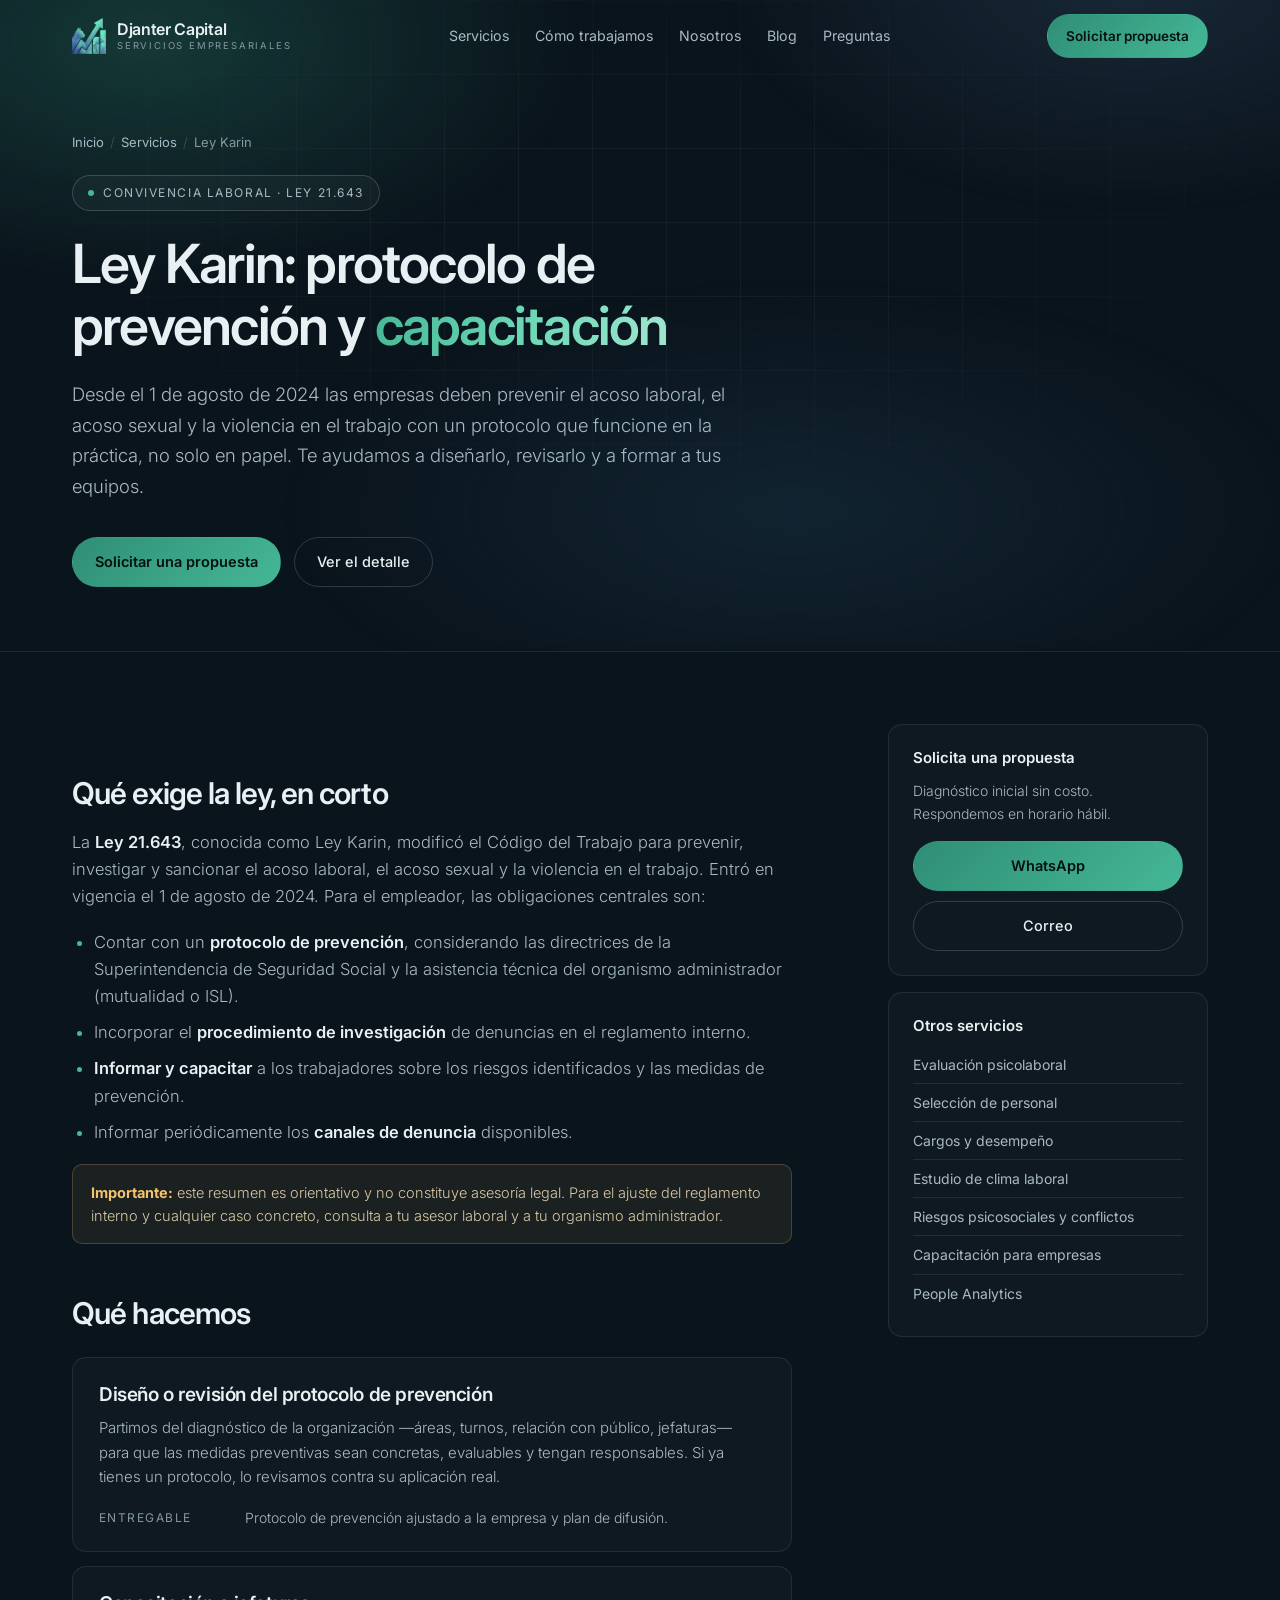
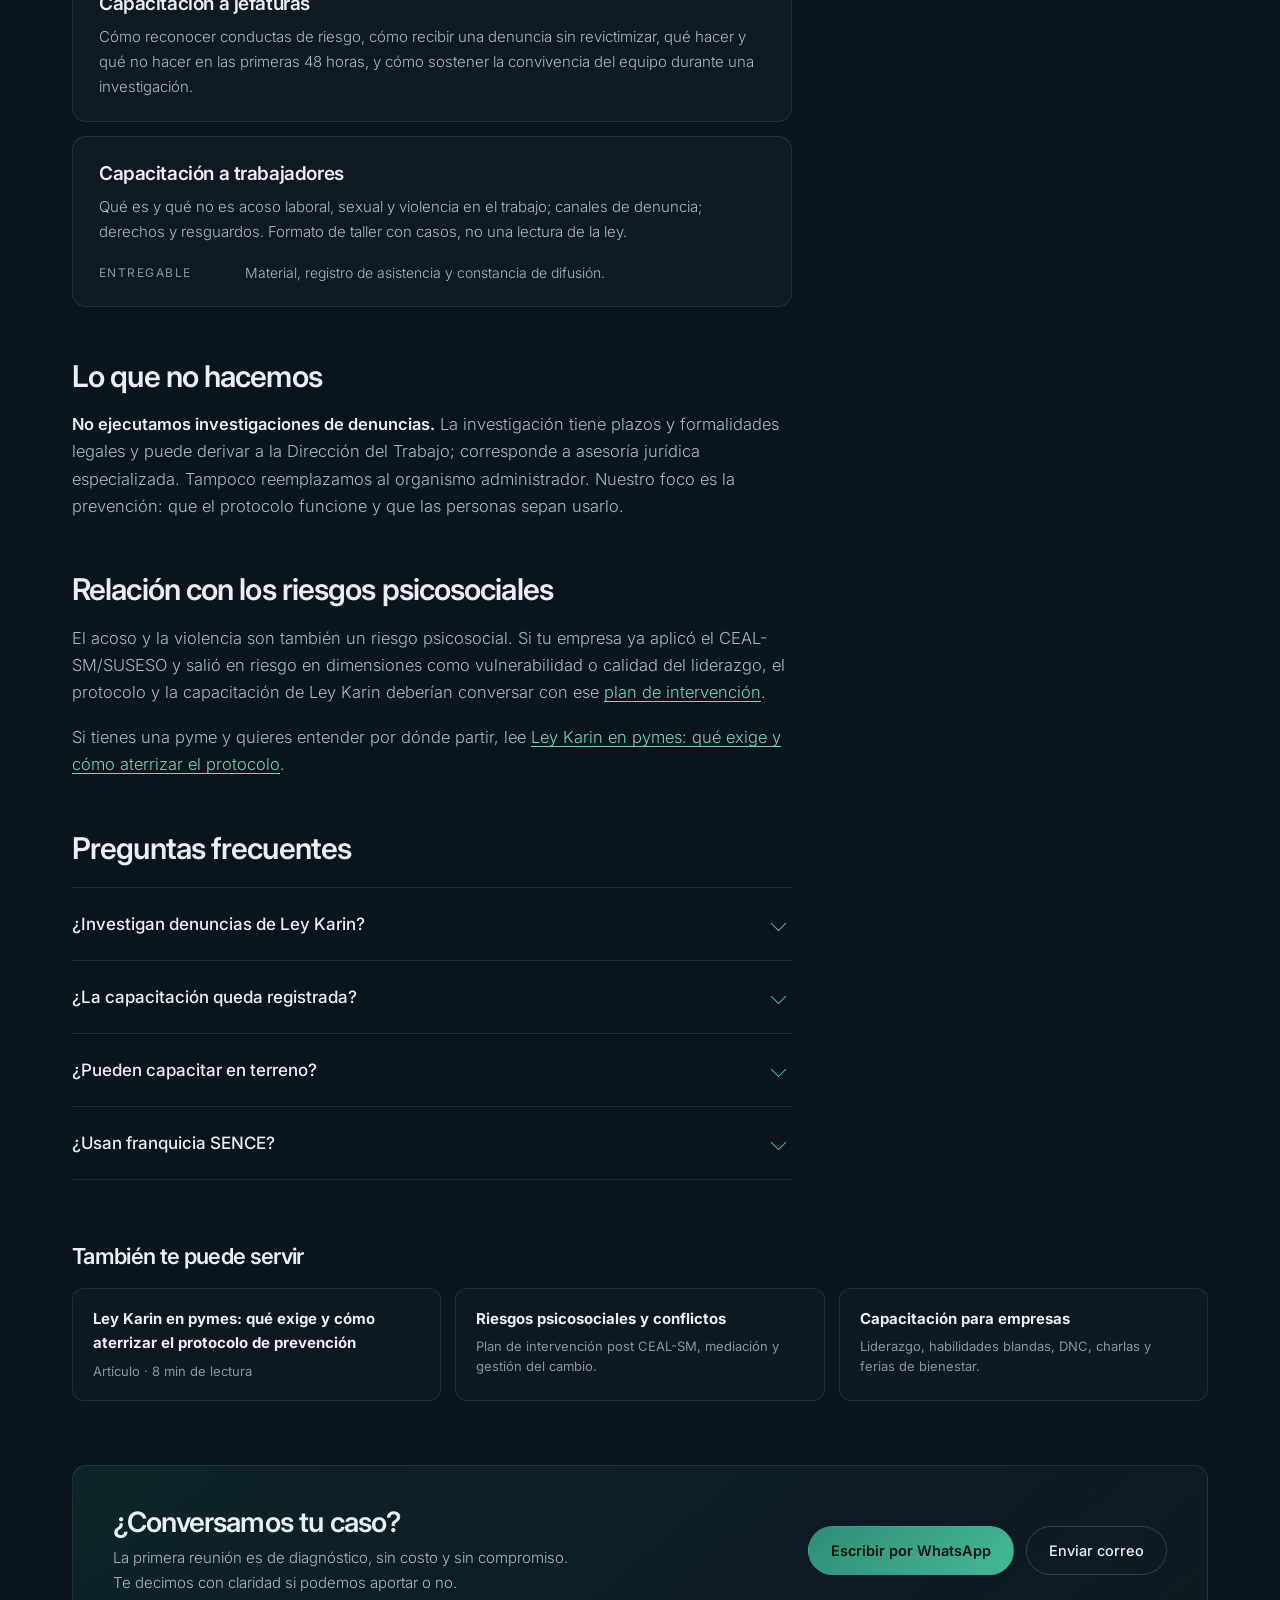
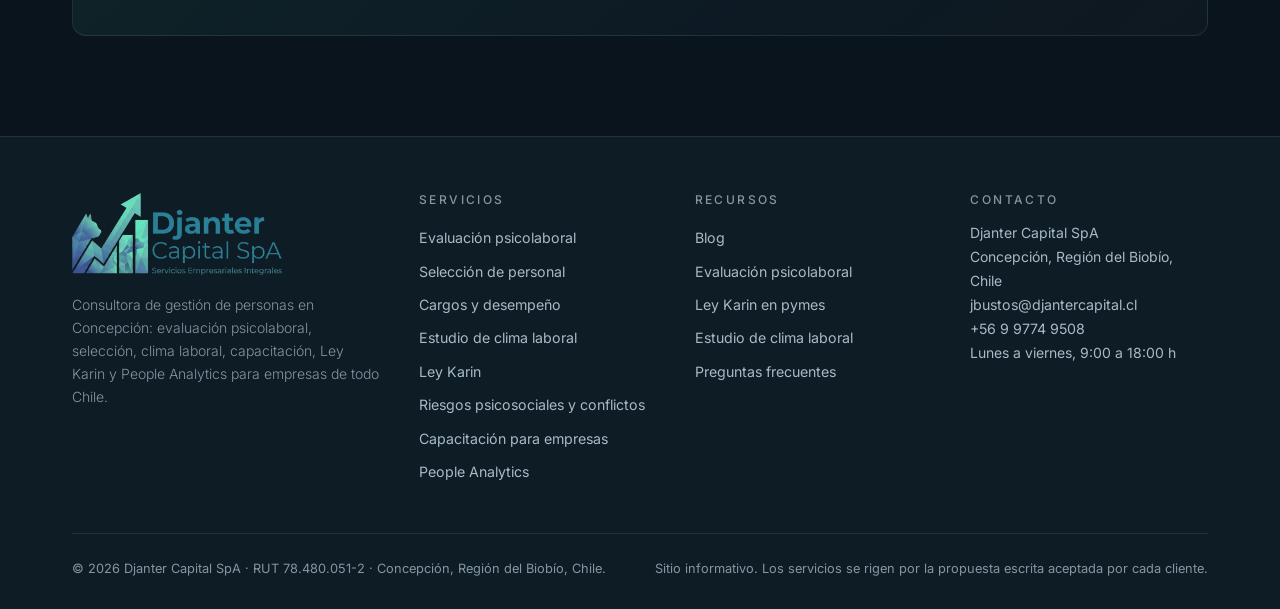
<file: ley-karin-protocolo-capacitacion/index.html>
<!DOCTYPE html>
<html lang="es-CL">
<head>
<meta charset="utf-8">
<meta name="viewport" content="width=device-width, initial-scale=1">
<title>Ley Karin: protocolo y capacitación | Djanter Capital</title>
<meta name="description" content="Diseño o revisión del protocolo de prevención Ley Karin (21.643) y capacitación a jefaturas y trabajadores con registro de asistencia.">
<link rel="canonical" href="https://djantercapital.cl/ley-karin-protocolo-capacitacion/">
<meta name="robots" content="index, follow, max-image-preview:large">
<meta name="author" content="Djanter Capital SpA">
<meta name="theme-color" content="#0A141C">
<meta property="og:type" content="website">
<meta property="og:site_name" content="Djanter Capital">
<meta property="og:title" content="Ley Karin: protocolo y capacitación | Djanter Capital">
<meta property="og:description" content="Diseño o revisión del protocolo de prevención Ley Karin (21.643) y capacitación a jefaturas y trabajadores con registro de asistencia.">
<meta property="og:url" content="https://djantercapital.cl/ley-karin-protocolo-capacitacion/">
<meta property="og:image" content="https://djantercapital.cl/assets/og-djanter-capital.jpg">
<meta property="og:image:width" content="1200">
<meta property="og:image:height" content="630">
<meta property="og:image:alt" content="Djanter Capital SpA — consultora de gestión de personas en Concepción">
<meta property="og:locale" content="es_CL">
<meta name="twitter:card" content="summary_large_image">
<link rel="icon" href="/favicon.ico" sizes="any">
<link rel="icon" href="/favicon-48.png" type="image/png">
<link rel="apple-touch-icon" href="/apple-touch-icon.png">
<link rel="preconnect" href="https://fonts.googleapis.com">
<link rel="preconnect" href="https://fonts.gstatic.com" crossorigin>
<link href="https://fonts.googleapis.com/css2?family=Inter:wght@300;400;500;600;700&amp;display=swap" rel="stylesheet">
<link rel="stylesheet" href="/assets/site.css">
<noscript><style>.rv{opacity:1;transform:none}#pre{display:none}body.is-loading{overflow:auto}</style></noscript>
<script type="application/ld+json">
{
 "@context": "https://schema.org",
 "@type": "WebPage",
 "@id": "https://djantercapital.cl/ley-karin-protocolo-capacitacion/",
 "url": "https://djantercapital.cl/ley-karin-protocolo-capacitacion/",
 "name": "Ley Karin: protocolo y capacitación | Djanter Capital",
 "inLanguage": "es-CL",
 "isPartOf": {
  "@id": "https://djantercapital.cl/#website"
 },
 "about": {
  "@id": "https://djantercapital.cl/ley-karin-protocolo-capacitacion/#service"
 },
 "primaryImageOfPage": "https://djantercapital.cl/assets/og-djanter-capital.jpg"
}
</script>
<script type="application/ld+json">
{
 "@context": "https://schema.org",
 "@type": "Service",
 "@id": "https://djantercapital.cl/ley-karin-protocolo-capacitacion/#service",
 "name": "Protocolo y capacitación Ley Karin",
 "serviceType": "Prevención del acoso laboral y sexual (Ley 21.643)",
 "description": "Diseño o revisión del protocolo de prevención Ley Karin (21.643) y capacitación a jefaturas y trabajadores con registro de asistencia.",
 "url": "https://djantercapital.cl/ley-karin-protocolo-capacitacion/",
 "provider": {
  "@id": "https://djantercapital.cl/#org"
 },
 "areaServed": [
  {
   "@type": "City",
   "name": "Concepción"
  },
  {
   "@type": "AdministrativeArea",
   "name": "Región del Biobío"
  },
  {
   "@type": "Country",
   "name": "Chile"
  }
 ],
 "availableChannel": {
  "@type": "ServiceChannel",
  "serviceUrl": "https://djantercapital.cl/ley-karin-protocolo-capacitacion/",
  "servicePhone": "+56997749508"
 }
}
</script>
<script type="application/ld+json">
{
 "@context": "https://schema.org",
 "@type": "BreadcrumbList",
 "itemListElement": [
  {
   "@type": "ListItem",
   "position": 1,
   "name": "Inicio",
   "item": "https://djantercapital.cl/"
  },
  {
   "@type": "ListItem",
   "position": 2,
   "name": "Servicios",
   "item": "https://djantercapital.cl/#servicios"
  },
  {
   "@type": "ListItem",
   "position": 3,
   "name": "Ley Karin",
   "item": "https://djantercapital.cl/ley-karin-protocolo-capacitacion/"
  }
 ]
}
</script>
<script type="application/ld+json">
{
 "@context": "https://schema.org",
 "@type": "FAQPage",
 "mainEntity": [
  {
   "@type": "Question",
   "name": "¿Investigan denuncias de Ley Karin?",
   "acceptedAnswer": {
    "@type": "Answer",
    "text": "No. Trabajamos la fase preventiva: protocolo y capacitación. La investigación de una denuncia tiene plazos y formalidades legales y corresponde a asesoría jurídica especializada o a la Dirección del Trabajo."
   }
  },
  {
   "@type": "Question",
   "name": "¿La capacitación queda registrada?",
   "acceptedAnswer": {
    "@type": "Answer",
    "text": "Sí. Se entrega registro de asistencia y constancia de difusión, que sirven como respaldo de la obligación de informar y capacitar."
   }
  },
  {
   "@type": "Question",
   "name": "¿Pueden capacitar en terreno?",
   "acceptedAnswer": {
    "@type": "Answer",
    "text": "Sí, presencial en Gran Concepción y la Región del Biobío, y online para el resto del país."
   }
  },
  {
   "@type": "Question",
   "name": "¿Usan franquicia SENCE?",
   "acceptedAnswer": {
    "@type": "Answer",
    "text": "No. Djanter Capital SpA no es OTEC; la capacitación se contrata directamente por la empresa."
   }
  }
 ]
}
</script>
</head>
<body data-wsp="Hola, escribo desde el sitio de Djanter Capital. Necesito apoyo con el protocolo y la capacitación de Ley Karin.">

<div id="scrollbar" aria-hidden="true"><i id="scrollbarFill"></i></div>

<!-- ====================== HEADER ====================== -->
<header id="hdr">
  <div class="wrap bar">
    <a href="/" class="mark" aria-label="Djanter Capital — inicio">
      <img src="/assets/isotipo-djanter.webp" alt="" width="34" height="36">
      <span class="wm"><b>Djanter Capital</b><span>Servicios empresariales</span></span>
    </a>
    <nav class="main" aria-label="Principal">
      <a href="/#servicios">Servicios</a>
      <a href="/#proceso">Cómo trabajamos</a>
      <a href="/#nosotros">Nosotros</a>
      <a href="/blog/">Blog</a>
      <a href="/#faq">Preguntas</a>
    </nav>
    <a href="/#contacto" class="btn btn-p btn-sm">Solicitar propuesta</a>
    <button class="burger" id="burger" aria-label="Menú" aria-expanded="false" aria-controls="mob"><span></span><span></span><span></span></button>
  </div>
</header>

<div id="scrim"></div>
<nav id="mob" aria-label="Menú móvil">
  <a href="/">Inicio</a>
  <a href="/evaluacion-psicolaboral-concepcion/">Evaluación psicolaboral</a>
  <a href="/seleccion-de-personal-concepcion/">Selección de personal</a>
  <a href="/descripcion-de-cargos-y-evaluacion-de-desempeno/">Cargos y desempeño</a>
  <a href="/estudio-clima-laboral/">Estudio de clima laboral</a>
  <a href="/ley-karin-protocolo-capacitacion/">Ley Karin</a>
  <a href="/riesgos-psicosociales-y-conflictos-laborales/">Riesgos psicosociales y conflictos</a>
  <a href="/capacitacion-empresas-concepcion/">Capacitación para empresas</a>
  <a href="/people-analytics-power-bi-rrhh/">People Analytics</a>
  <a href="/blog/">Blog</a>
  <a href="/#faq">Preguntas frecuentes</a>
  <a href="/#contacto" class="btn btn-p">Solicitar propuesta</a>
</nav>

<main>
<section class="page-hero">
  <div class="hero-parallax" id="heroParallax" aria-hidden="true"><div class="mesh"></div><div class="grid-bg"></div></div>
  <div class="wrap">
    <nav class="crumbs rv" aria-label="Ruta de navegación"><ol><li><a href="/">Inicio</a></li><li><a href="/#servicios">Servicios</a></li><li aria-current="page">Ley Karin</li></ol></nav>
    <span class="eyebrow rv" style="margin-top:22px"><span class="dot"></span> Convivencia laboral · Ley 21.643</span>
    <h1 class="page rv">Ley Karin: protocolo de prevención y <em>capacitación</em></h1>
    <p class="lede rv">Desde el 1 de agosto de 2024 las empresas deben prevenir el acoso laboral, el acoso sexual y la violencia en el trabajo con un protocolo que funcione en la práctica, no solo en papel. Te ayudamos a diseñarlo, revisarlo y a formar a tus equipos.</p>
    <div class="hero-cta rv">
      <a href="https://wa.me/56997749508" data-contact="wsp" target="_blank" rel="noopener" class="btn btn-p">Solicitar una propuesta</a>
      <a href="#detalle" class="btn btn-g">Ver el detalle</a>
    </div>
  </div>
</section>

<section id="detalle" style="padding-top:72px">
  <div class="wrap layout">
    <article class="prose rv">

<h2>Qué exige la ley, en corto</h2>
<p>La <strong>Ley 21.643</strong>, conocida como Ley Karin, modificó el Código del Trabajo para prevenir, investigar y sancionar el acoso laboral, el acoso sexual y la violencia en el trabajo. Entró en vigencia el 1 de agosto de 2024. Para el empleador, las obligaciones centrales son:</p>
<ul>
  <li>Contar con un <strong>protocolo de prevención</strong>, considerando las directrices de la Superintendencia de Seguridad Social y la asistencia técnica del organismo administrador (mutualidad o ISL).</li>
  <li>Incorporar el <strong>procedimiento de investigación</strong> de denuncias en el reglamento interno.</li>
  <li><strong>Informar y capacitar</strong> a los trabajadores sobre los riesgos identificados y las medidas de prevención.</li>
  <li>Informar periódicamente los <strong>canales de denuncia</strong> disponibles.</li>
</ul>
<p class="note"><b>Importante:</b> este resumen es orientativo y no constituye asesoría legal. Para el ajuste del reglamento interno y cualquier caso concreto, consulta a tu asesor laboral y a tu organismo administrador.</p>

<h2>Qué hacemos</h2>
<div class="svc-list">
  <div class="svc">
    <h3>Diseño o revisión del protocolo de prevención</h3>
    <p>Partimos del diagnóstico de la organización —áreas, turnos, relación con público, jefaturas— para que las medidas preventivas sean concretas, evaluables y tengan responsables. Si ya tienes un protocolo, lo revisamos contra su aplicación real.</p>
    <dl>
      <dt>Entregable</dt><dd>Protocolo de prevención ajustado a la empresa y plan de difusión.</dd>
    </dl>
  </div>
  <div class="svc">
    <h3>Capacitación a jefaturas</h3>
    <p>Cómo reconocer conductas de riesgo, cómo recibir una denuncia sin revictimizar, qué hacer y qué no hacer en las primeras 48 horas, y cómo sostener la convivencia del equipo durante una investigación.</p>
  </div>
  <div class="svc">
    <h3>Capacitación a trabajadores</h3>
    <p>Qué es y qué no es acoso laboral, sexual y violencia en el trabajo; canales de denuncia; derechos y resguardos. Formato de taller con casos, no una lectura de la ley.</p>
    <dl>
      <dt>Entregable</dt><dd>Material, registro de asistencia y constancia de difusión.</dd>
    </dl>
  </div>
</div>

<h2>Lo que no hacemos</h2>
<p><strong>No ejecutamos investigaciones de denuncias.</strong> La investigación tiene plazos y formalidades legales y puede derivar a la Dirección del Trabajo; corresponde a asesoría jurídica especializada. Tampoco reemplazamos al organismo administrador. Nuestro foco es la prevención: que el protocolo funcione y que las personas sepan usarlo.</p>

<h2>Relación con los riesgos psicosociales</h2>
<p>El acoso y la violencia son también un riesgo psicosocial. Si tu empresa ya aplicó el CEAL-SM/SUSESO y salió en riesgo en dimensiones como vulnerabilidad o calidad del liderazgo, el protocolo y la capacitación de Ley Karin deberían conversar con ese <a href="/riesgos-psicosociales-y-conflictos-laborales/">plan de intervención</a>.</p>

<p>Si tienes una pyme y quieres entender por dónde partir, lee <a href="/blog/ley-karin-protocolo-prevencion-pymes/">Ley Karin en pymes: qué exige y cómo aterrizar el protocolo</a>.</p>


    <h2 id="preguntas">Preguntas frecuentes</h2>
    <div class="faq" style="margin-top:22px">
      <details><summary>¿Investigan denuncias de Ley Karin?</summary>
        <div class="ans">No. Trabajamos la fase preventiva: protocolo y capacitación. La investigación de una denuncia tiene plazos y formalidades legales y corresponde a asesoría jurídica especializada o a la Dirección del Trabajo.</div></details>
      <details><summary>¿La capacitación queda registrada?</summary>
        <div class="ans">Sí. Se entrega registro de asistencia y constancia de difusión, que sirven como respaldo de la obligación de informar y capacitar.</div></details>
      <details><summary>¿Pueden capacitar en terreno?</summary>
        <div class="ans">Sí, presencial en Gran Concepción y la Región del Biobío, y online para el resto del país.</div></details>
      <details><summary>¿Usan franquicia SENCE?</summary>
        <div class="ans">No. Djanter Capital SpA no es OTEC; la capacitación se contrata directamente por la empresa.</div></details>
    </div>
    </article>
    <aside class="aside">
      <div class="box">
        <h2>Solicita una propuesta</h2>
        <p>Diagnóstico inicial sin costo. Respondemos en horario hábil.</p>
        <a class="btn btn-p" href="https://wa.me/56997749508" data-contact="wsp" target="_blank" rel="noopener">WhatsApp</a>
        <a class="btn btn-g" style="margin-top:10px" href="mailto:jbustos@djantercapital.cl" data-contact="mail">Correo</a>
      </div>
      <div class="box">
        <h2>Otros servicios</h2>
        <a class="lnk" href="/evaluacion-psicolaboral-concepcion/">Evaluación psicolaboral</a>
        <a class="lnk" href="/seleccion-de-personal-concepcion/">Selección de personal</a>
        <a class="lnk" href="/descripcion-de-cargos-y-evaluacion-de-desempeno/">Cargos y desempeño</a>
        <a class="lnk" href="/estudio-clima-laboral/">Estudio de clima laboral</a>
        <a class="lnk" href="/riesgos-psicosociales-y-conflictos-laborales/">Riesgos psicosociales y conflictos</a>
        <a class="lnk" href="/capacitacion-empresas-concepcion/">Capacitación para empresas</a>
        <a class="lnk" href="/people-analytics-power-bi-rrhh/">People Analytics</a>
      </div>
    </aside>
  </div>
  <div class="wrap">

    <div class="related rv">
      <h2>También te puede servir</h2>
      <div class="rel-grid">
        <a href="/blog/ley-karin-protocolo-prevencion-pymes/"><b>Ley Karin en pymes: qué exige y cómo aterrizar el protocolo de prevención</b><span>Artículo · 8 min de lectura</span></a><a href="/riesgos-psicosociales-y-conflictos-laborales/"><b>Riesgos psicosociales y conflictos</b><span>Plan de intervención post CEAL-SM, mediación y gestión del cambio.</span></a><a href="/capacitacion-empresas-concepcion/"><b>Capacitación para empresas</b><span>Liderazgo, habilidades blandas, DNC, charlas y ferias de bienestar.</span></a>
      </div>
    </div>

    <div class="cta-band rv">
      <div>
        <h2>¿Conversamos tu caso?</h2>
        <p>La primera reunión es de diagnóstico, sin costo y sin compromiso. Te decimos con claridad si podemos aportar o no.</p>
      </div>
      <div class="acts">
        <a class="btn btn-p" href="https://wa.me/56997749508" data-contact="wsp" target="_blank" rel="noopener">Escribir por WhatsApp</a>
        <a class="btn btn-g" href="mailto:jbustos@djantercapital.cl" data-contact="mail">Enviar correo</a>
      </div>
    </div>
  </div>
</section>
</main>

<!-- ====================== FOOTER ====================== -->
<footer>
  <div class="wrap">
    <div class="f-grid">
      <div>
        <img class="f-logo" src="/assets/logo-djanter-capital.webp" alt="Djanter Capital SpA — Servicios Empresariales Integrales" width="210" height="82">
        <p class="desc">Consultora de gestión de personas en Concepción: evaluación psicolaboral, selección, clima laboral, capacitación, Ley Karin y People Analytics para empresas de todo Chile.</p>
      </div>
      <div>
        <h2 class="fh">Servicios</h2>
        <a href="/evaluacion-psicolaboral-concepcion/">Evaluación psicolaboral</a>
        <a href="/seleccion-de-personal-concepcion/">Selección de personal</a>
        <a href="/descripcion-de-cargos-y-evaluacion-de-desempeno/">Cargos y desempeño</a>
        <a href="/estudio-clima-laboral/">Estudio de clima laboral</a>
        <a href="/ley-karin-protocolo-capacitacion/">Ley Karin</a>
        <a href="/riesgos-psicosociales-y-conflictos-laborales/">Riesgos psicosociales y conflictos</a>
        <a href="/capacitacion-empresas-concepcion/">Capacitación para empresas</a>
        <a href="/people-analytics-power-bi-rrhh/">People Analytics</a>
      </div>
      <div>
        <h2 class="fh">Recursos</h2>
        <a href="/blog/">Blog</a>
        <a href="/blog/que-es-una-evaluacion-psicolaboral/">Evaluación psicolaboral</a>
        <a href="/blog/ley-karin-protocolo-prevencion-pymes/">Ley Karin en pymes</a>
        <a href="/blog/estudio-de-clima-laboral-errores/">Estudio de clima laboral</a>
        <a href="/#faq">Preguntas frecuentes</a>
      </div>
      <div>
        <h2 class="fh">Contacto</h2>
        <address>
          Djanter Capital SpA<br>
          Concepción, Región del Biobío, Chile<br>
          <a href="mailto:jbustos@djantercapital.cl" data-contact="mail">jbustos@djantercapital.cl</a><br>
          <a href="tel:+56997749508" data-contact="tel">+56 9 9774 9508</a><br>
          Lunes a viernes, 9:00 a 18:00 h
        </address>
      </div>
    </div>
    <div class="legal">
      <span>© <span id="yr">2026</span> Djanter Capital SpA · RUT 78.480.051-2 · Concepción, Región del Biobío, Chile.</span>
      <span>Sitio informativo. Los servicios se rigen por la propuesta escrita aceptada por cada cliente.</span>
    </div>
  </div>
</footer>

<script src="/assets/site.js" defer></script>
</body>
</html>
</file>
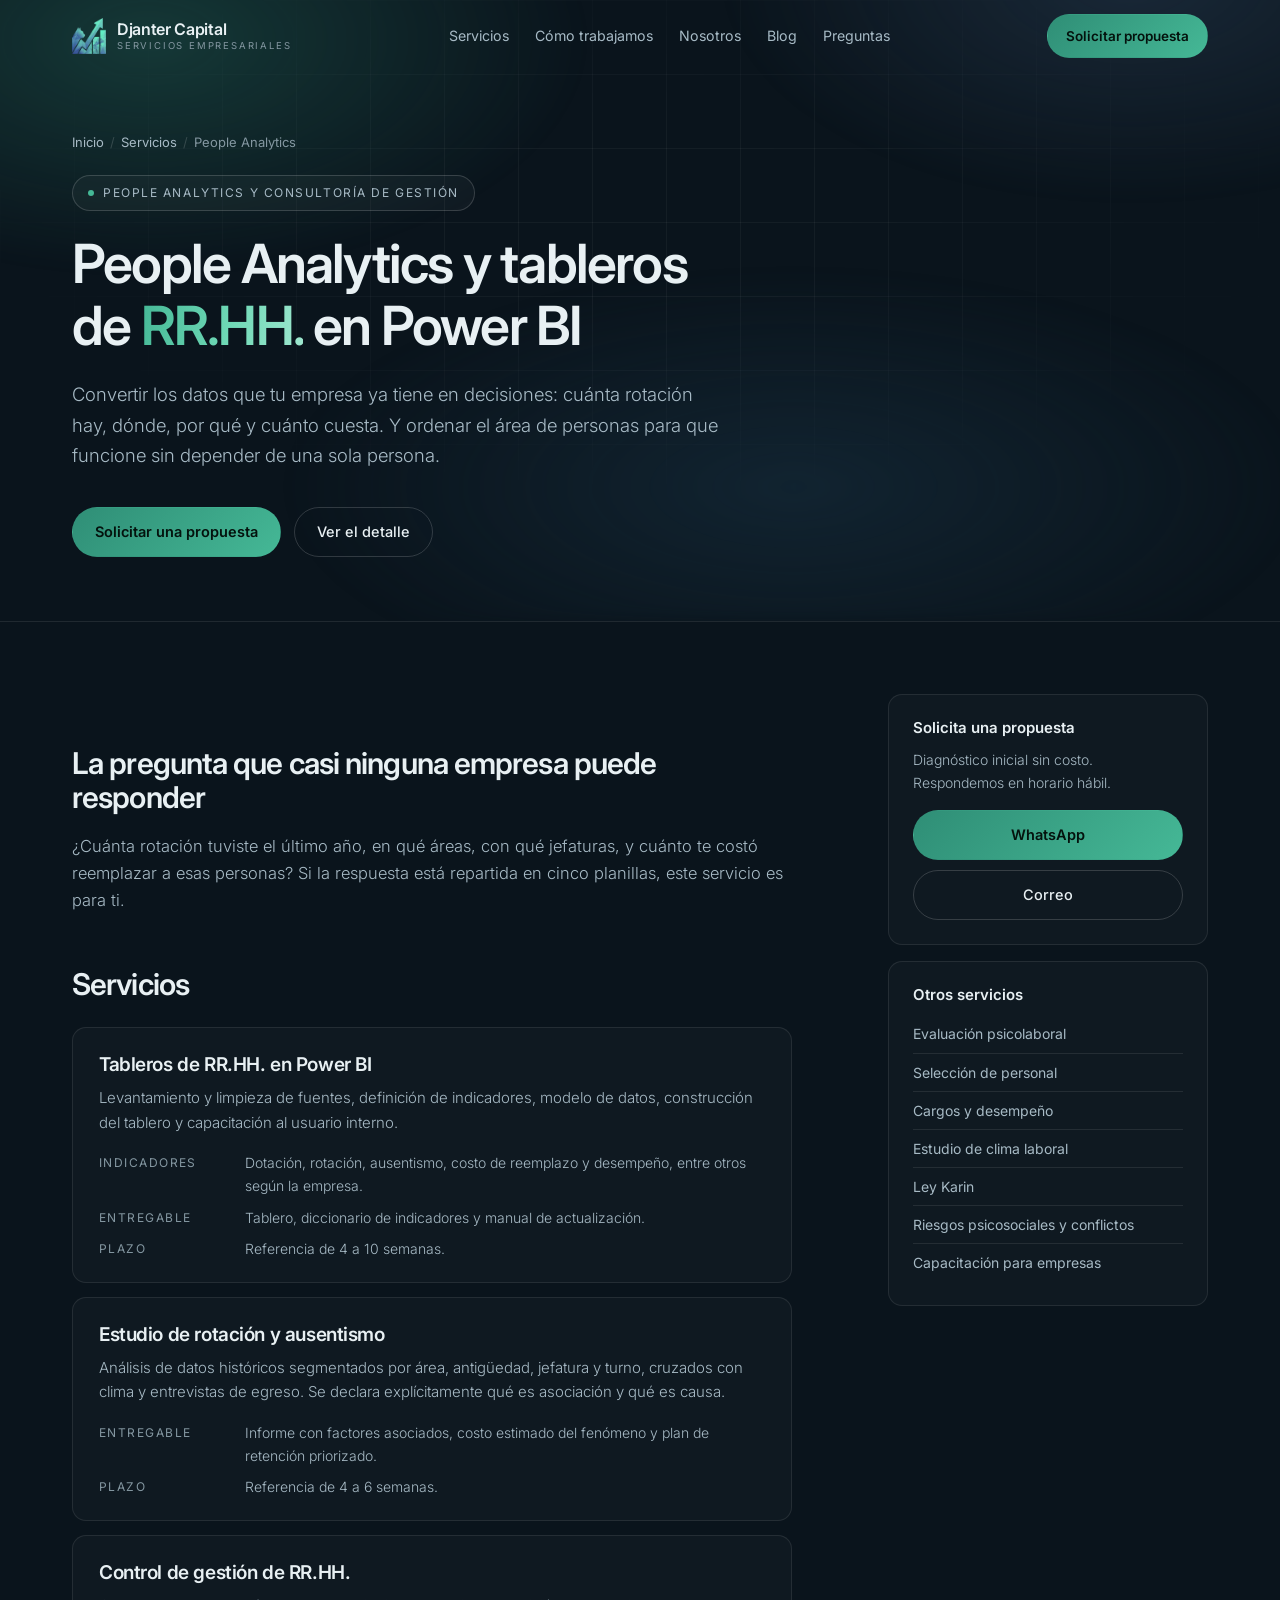
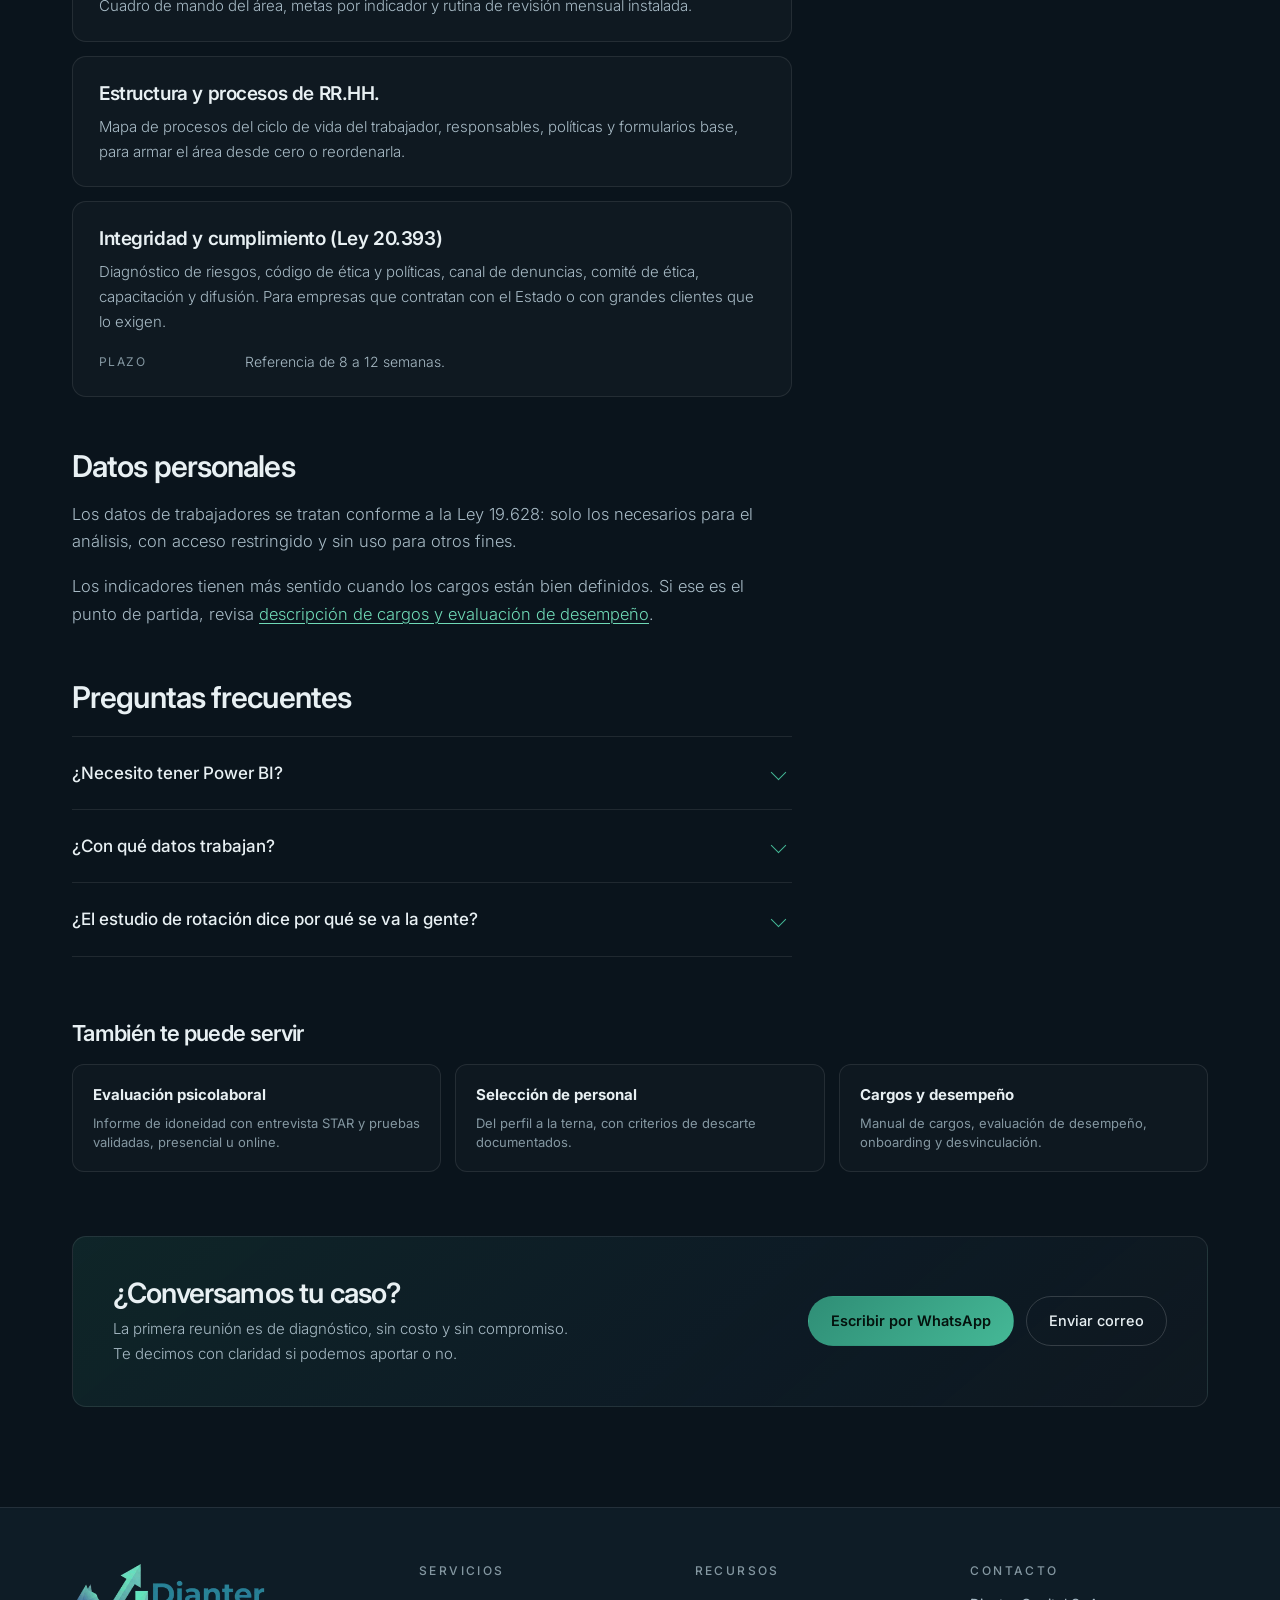
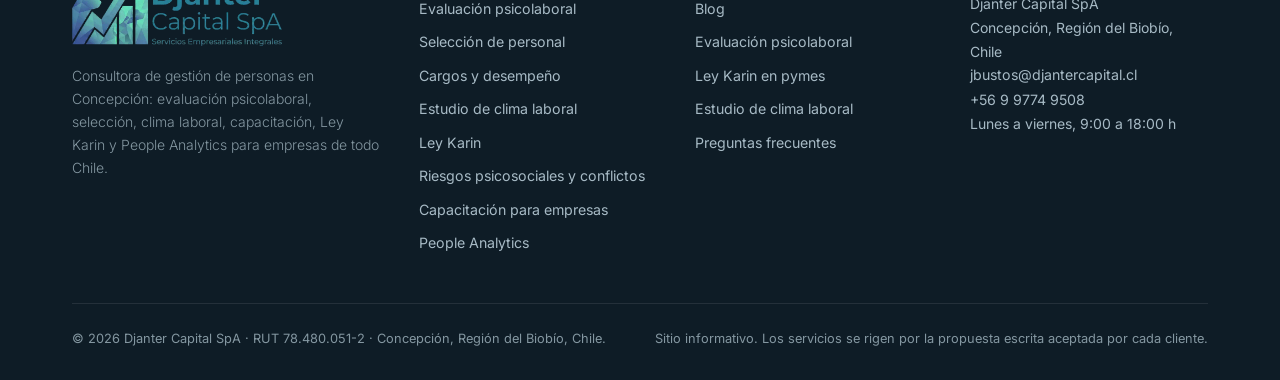
<file: people-analytics-power-bi-rrhh/index.html>
<!DOCTYPE html>
<html lang="es-CL">
<head>
<meta charset="utf-8">
<meta name="viewport" content="width=device-width, initial-scale=1">
<title>People Analytics y tableros RR.HH. Power BI | Djanter Capital</title>
<meta name="description" content="Tableros de RR.HH. en Power BI, estudios de rotación y ausentismo, control de gestión del área de personas e integridad Ley 20.393 para empresas en Chile.">
<link rel="canonical" href="https://djantercapital.cl/people-analytics-power-bi-rrhh/">
<meta name="robots" content="index, follow, max-image-preview:large">
<meta name="author" content="Djanter Capital SpA">
<meta name="theme-color" content="#0A141C">
<meta property="og:type" content="website">
<meta property="og:site_name" content="Djanter Capital">
<meta property="og:title" content="People Analytics y tableros RR.HH. Power BI | Djanter Capital">
<meta property="og:description" content="Tableros de RR.HH. en Power BI, estudios de rotación y ausentismo, control de gestión del área de personas e integridad Ley 20.393 para empresas en Chile.">
<meta property="og:url" content="https://djantercapital.cl/people-analytics-power-bi-rrhh/">
<meta property="og:image" content="https://djantercapital.cl/assets/og-djanter-capital.jpg">
<meta property="og:image:width" content="1200">
<meta property="og:image:height" content="630">
<meta property="og:image:alt" content="Djanter Capital SpA — consultora de gestión de personas en Concepción">
<meta property="og:locale" content="es_CL">
<meta name="twitter:card" content="summary_large_image">
<link rel="icon" href="/favicon.ico" sizes="any">
<link rel="icon" href="/favicon-48.png" type="image/png">
<link rel="apple-touch-icon" href="/apple-touch-icon.png">
<link rel="preconnect" href="https://fonts.googleapis.com">
<link rel="preconnect" href="https://fonts.gstatic.com" crossorigin>
<link href="https://fonts.googleapis.com/css2?family=Inter:wght@300;400;500;600;700&amp;display=swap" rel="stylesheet">
<link rel="stylesheet" href="/assets/site.css">
<noscript><style>.rv{opacity:1;transform:none}#pre{display:none}body.is-loading{overflow:auto}</style></noscript>
<script type="application/ld+json">
{
 "@context": "https://schema.org",
 "@type": "WebPage",
 "@id": "https://djantercapital.cl/people-analytics-power-bi-rrhh/",
 "url": "https://djantercapital.cl/people-analytics-power-bi-rrhh/",
 "name": "People Analytics y tableros RR.HH. Power BI | Djanter Capital",
 "inLanguage": "es-CL",
 "isPartOf": {
  "@id": "https://djantercapital.cl/#website"
 },
 "about": {
  "@id": "https://djantercapital.cl/people-analytics-power-bi-rrhh/#service"
 },
 "primaryImageOfPage": "https://djantercapital.cl/assets/og-djanter-capital.jpg"
}
</script>
<script type="application/ld+json">
{
 "@context": "https://schema.org",
 "@type": "Service",
 "@id": "https://djantercapital.cl/people-analytics-power-bi-rrhh/#service",
 "name": "People Analytics y tableros de RR.HH.",
 "serviceType": "People Analytics",
 "description": "Tableros de RR.HH. en Power BI, estudios de rotación y ausentismo, control de gestión del área de personas e integridad Ley 20.393 para empresas en Chile.",
 "url": "https://djantercapital.cl/people-analytics-power-bi-rrhh/",
 "provider": {
  "@id": "https://djantercapital.cl/#org"
 },
 "areaServed": [
  {
   "@type": "City",
   "name": "Concepción"
  },
  {
   "@type": "AdministrativeArea",
   "name": "Región del Biobío"
  },
  {
   "@type": "Country",
   "name": "Chile"
  }
 ],
 "availableChannel": {
  "@type": "ServiceChannel",
  "serviceUrl": "https://djantercapital.cl/people-analytics-power-bi-rrhh/",
  "servicePhone": "+56997749508"
 }
}
</script>
<script type="application/ld+json">
{
 "@context": "https://schema.org",
 "@type": "BreadcrumbList",
 "itemListElement": [
  {
   "@type": "ListItem",
   "position": 1,
   "name": "Inicio",
   "item": "https://djantercapital.cl/"
  },
  {
   "@type": "ListItem",
   "position": 2,
   "name": "Servicios",
   "item": "https://djantercapital.cl/#servicios"
  },
  {
   "@type": "ListItem",
   "position": 3,
   "name": "People Analytics",
   "item": "https://djantercapital.cl/people-analytics-power-bi-rrhh/"
  }
 ]
}
</script>
<script type="application/ld+json">
{
 "@context": "https://schema.org",
 "@type": "FAQPage",
 "mainEntity": [
  {
   "@type": "Question",
   "name": "¿Necesito tener Power BI?",
   "acceptedAnswer": {
    "@type": "Answer",
    "text": "Para usar el tablero se necesita acceso a Power BI según el licenciamiento de la empresa. Revisamos las opciones en la etapa de diagnóstico."
   }
  },
  {
   "@type": "Question",
   "name": "¿Con qué datos trabajan?",
   "acceptedAnswer": {
    "@type": "Answer",
    "text": "Con los que la empresa ya tiene: planillas de dotación, remuneraciones, licencias, desvinculaciones y evaluaciones. Parte del trabajo es limpiarlos y ordenarlos."
   }
  },
  {
   "@type": "Question",
   "name": "¿El estudio de rotación dice por qué se va la gente?",
   "acceptedAnswer": {
    "@type": "Answer",
    "text": "Identifica factores asociados y los cruza con entrevistas de egreso y clima. El informe distingue explícitamente entre asociación y causa."
   }
  }
 ]
}
</script>
</head>
<body data-wsp="Hola, escribo desde el sitio de Djanter Capital. Me interesa un tablero de RR.HH. / People Analytics.">

<div id="scrollbar" aria-hidden="true"><i id="scrollbarFill"></i></div>

<!-- ====================== HEADER ====================== -->
<header id="hdr">
  <div class="wrap bar">
    <a href="/" class="mark" aria-label="Djanter Capital — inicio">
      <img src="/assets/isotipo-djanter.webp" alt="" width="34" height="36">
      <span class="wm"><b>Djanter Capital</b><span>Servicios empresariales</span></span>
    </a>
    <nav class="main" aria-label="Principal">
      <a href="/#servicios">Servicios</a>
      <a href="/#proceso">Cómo trabajamos</a>
      <a href="/#nosotros">Nosotros</a>
      <a href="/blog/">Blog</a>
      <a href="/#faq">Preguntas</a>
    </nav>
    <a href="/#contacto" class="btn btn-p btn-sm">Solicitar propuesta</a>
    <button class="burger" id="burger" aria-label="Menú" aria-expanded="false" aria-controls="mob"><span></span><span></span><span></span></button>
  </div>
</header>

<div id="scrim"></div>
<nav id="mob" aria-label="Menú móvil">
  <a href="/">Inicio</a>
  <a href="/evaluacion-psicolaboral-concepcion/">Evaluación psicolaboral</a>
  <a href="/seleccion-de-personal-concepcion/">Selección de personal</a>
  <a href="/descripcion-de-cargos-y-evaluacion-de-desempeno/">Cargos y desempeño</a>
  <a href="/estudio-clima-laboral/">Estudio de clima laboral</a>
  <a href="/ley-karin-protocolo-capacitacion/">Ley Karin</a>
  <a href="/riesgos-psicosociales-y-conflictos-laborales/">Riesgos psicosociales y conflictos</a>
  <a href="/capacitacion-empresas-concepcion/">Capacitación para empresas</a>
  <a href="/people-analytics-power-bi-rrhh/">People Analytics</a>
  <a href="/blog/">Blog</a>
  <a href="/#faq">Preguntas frecuentes</a>
  <a href="/#contacto" class="btn btn-p">Solicitar propuesta</a>
</nav>

<main>
<section class="page-hero">
  <div class="hero-parallax" id="heroParallax" aria-hidden="true"><div class="mesh"></div><div class="grid-bg"></div></div>
  <div class="wrap">
    <nav class="crumbs rv" aria-label="Ruta de navegación"><ol><li><a href="/">Inicio</a></li><li><a href="/#servicios">Servicios</a></li><li aria-current="page">People Analytics</li></ol></nav>
    <span class="eyebrow rv" style="margin-top:22px"><span class="dot"></span> People Analytics y consultoría de gestión</span>
    <h1 class="page rv">People Analytics y tableros de <em>RR.HH.</em> en Power BI</h1>
    <p class="lede rv">Convertir los datos que tu empresa ya tiene en decisiones: cuánta rotación hay, dónde, por qué y cuánto cuesta. Y ordenar el área de personas para que funcione sin depender de una sola persona.</p>
    <div class="hero-cta rv">
      <a href="https://wa.me/56997749508" data-contact="wsp" target="_blank" rel="noopener" class="btn btn-p">Solicitar una propuesta</a>
      <a href="#detalle" class="btn btn-g">Ver el detalle</a>
    </div>
  </div>
</section>

<section id="detalle" style="padding-top:72px">
  <div class="wrap layout">
    <article class="prose rv">

<h2>La pregunta que casi ninguna empresa puede responder</h2>
<p>¿Cuánta rotación tuviste el último año, en qué áreas, con qué jefaturas, y cuánto te costó reemplazar a esas personas? Si la respuesta está repartida en cinco planillas, este servicio es para ti.</p>

<h2>Servicios</h2>
<div class="svc-list">
  <div class="svc">
    <h3>Tableros de RR.HH. en Power BI</h3>
    <p>Levantamiento y limpieza de fuentes, definición de indicadores, modelo de datos, construcción del tablero y capacitación al usuario interno.</p>
    <dl>
      <dt>Indicadores</dt><dd>Dotación, rotación, ausentismo, costo de reemplazo y desempeño, entre otros según la empresa.</dd>
      <dt>Entregable</dt><dd>Tablero, diccionario de indicadores y manual de actualización.</dd>
      <dt>Plazo</dt><dd>Referencia de 4 a 10 semanas.</dd>
    </dl>
  </div>
  <div class="svc">
    <h3>Estudio de rotación y ausentismo</h3>
    <p>Análisis de datos históricos segmentados por área, antigüedad, jefatura y turno, cruzados con clima y entrevistas de egreso. Se declara explícitamente qué es asociación y qué es causa.</p>
    <dl>
      <dt>Entregable</dt><dd>Informe con factores asociados, costo estimado del fenómeno y plan de retención priorizado.</dd>
      <dt>Plazo</dt><dd>Referencia de 4 a 6 semanas.</dd>
    </dl>
  </div>
  <div class="svc">
    <h3>Control de gestión de RR.HH.</h3>
    <p>Cuadro de mando del área, metas por indicador y rutina de revisión mensual instalada.</p>
  </div>
  <div class="svc">
    <h3>Estructura y procesos de RR.HH.</h3>
    <p>Mapa de procesos del ciclo de vida del trabajador, responsables, políticas y formularios base, para armar el área desde cero o reordenarla.</p>
  </div>
  <div class="svc">
    <h3>Integridad y cumplimiento (Ley 20.393)</h3>
    <p>Diagnóstico de riesgos, código de ética y políticas, canal de denuncias, comité de ética, capacitación y difusión. Para empresas que contratan con el Estado o con grandes clientes que lo exigen.</p>
    <dl>
      <dt>Plazo</dt><dd>Referencia de 8 a 12 semanas.</dd>
    </dl>
  </div>
</div>

<h2>Datos personales</h2>
<p>Los datos de trabajadores se tratan conforme a la Ley 19.628: solo los necesarios para el análisis, con acceso restringido y sin uso para otros fines.</p>

<p>Los indicadores tienen más sentido cuando los cargos están bien definidos. Si ese es el punto de partida, revisa <a href="/descripcion-de-cargos-y-evaluacion-de-desempeno/">descripción de cargos y evaluación de desempeño</a>.</p>


    <h2 id="preguntas">Preguntas frecuentes</h2>
    <div class="faq" style="margin-top:22px">
      <details><summary>¿Necesito tener Power BI?</summary>
        <div class="ans">Para usar el tablero se necesita acceso a Power BI según el licenciamiento de la empresa. Revisamos las opciones en la etapa de diagnóstico.</div></details>
      <details><summary>¿Con qué datos trabajan?</summary>
        <div class="ans">Con los que la empresa ya tiene: planillas de dotación, remuneraciones, licencias, desvinculaciones y evaluaciones. Parte del trabajo es limpiarlos y ordenarlos.</div></details>
      <details><summary>¿El estudio de rotación dice por qué se va la gente?</summary>
        <div class="ans">Identifica factores asociados y los cruza con entrevistas de egreso y clima. El informe distingue explícitamente entre asociación y causa.</div></details>
    </div>
    </article>
    <aside class="aside">
      <div class="box">
        <h2>Solicita una propuesta</h2>
        <p>Diagnóstico inicial sin costo. Respondemos en horario hábil.</p>
        <a class="btn btn-p" href="https://wa.me/56997749508" data-contact="wsp" target="_blank" rel="noopener">WhatsApp</a>
        <a class="btn btn-g" style="margin-top:10px" href="mailto:jbustos@djantercapital.cl" data-contact="mail">Correo</a>
      </div>
      <div class="box">
        <h2>Otros servicios</h2>
        <a class="lnk" href="/evaluacion-psicolaboral-concepcion/">Evaluación psicolaboral</a>
        <a class="lnk" href="/seleccion-de-personal-concepcion/">Selección de personal</a>
        <a class="lnk" href="/descripcion-de-cargos-y-evaluacion-de-desempeno/">Cargos y desempeño</a>
        <a class="lnk" href="/estudio-clima-laboral/">Estudio de clima laboral</a>
        <a class="lnk" href="/ley-karin-protocolo-capacitacion/">Ley Karin</a>
        <a class="lnk" href="/riesgos-psicosociales-y-conflictos-laborales/">Riesgos psicosociales y conflictos</a>
        <a class="lnk" href="/capacitacion-empresas-concepcion/">Capacitación para empresas</a>
      </div>
    </aside>
  </div>
  <div class="wrap">

    <div class="related rv">
      <h2>También te puede servir</h2>
      <div class="rel-grid">
        <a href="/evaluacion-psicolaboral-concepcion/"><b>Evaluación psicolaboral</b><span>Informe de idoneidad con entrevista STAR y pruebas validadas, presencial u online.</span></a><a href="/seleccion-de-personal-concepcion/"><b>Selección de personal</b><span>Del perfil a la terna, con criterios de descarte documentados.</span></a><a href="/descripcion-de-cargos-y-evaluacion-de-desempeno/"><b>Cargos y desempeño</b><span>Manual de cargos, evaluación de desempeño, onboarding y desvinculación.</span></a>
      </div>
    </div>

    <div class="cta-band rv">
      <div>
        <h2>¿Conversamos tu caso?</h2>
        <p>La primera reunión es de diagnóstico, sin costo y sin compromiso. Te decimos con claridad si podemos aportar o no.</p>
      </div>
      <div class="acts">
        <a class="btn btn-p" href="https://wa.me/56997749508" data-contact="wsp" target="_blank" rel="noopener">Escribir por WhatsApp</a>
        <a class="btn btn-g" href="mailto:jbustos@djantercapital.cl" data-contact="mail">Enviar correo</a>
      </div>
    </div>
  </div>
</section>
</main>

<!-- ====================== FOOTER ====================== -->
<footer>
  <div class="wrap">
    <div class="f-grid">
      <div>
        <img class="f-logo" src="/assets/logo-djanter-capital.webp" alt="Djanter Capital SpA — Servicios Empresariales Integrales" width="210" height="82">
        <p class="desc">Consultora de gestión de personas en Concepción: evaluación psicolaboral, selección, clima laboral, capacitación, Ley Karin y People Analytics para empresas de todo Chile.</p>
      </div>
      <div>
        <h2 class="fh">Servicios</h2>
        <a href="/evaluacion-psicolaboral-concepcion/">Evaluación psicolaboral</a>
        <a href="/seleccion-de-personal-concepcion/">Selección de personal</a>
        <a href="/descripcion-de-cargos-y-evaluacion-de-desempeno/">Cargos y desempeño</a>
        <a href="/estudio-clima-laboral/">Estudio de clima laboral</a>
        <a href="/ley-karin-protocolo-capacitacion/">Ley Karin</a>
        <a href="/riesgos-psicosociales-y-conflictos-laborales/">Riesgos psicosociales y conflictos</a>
        <a href="/capacitacion-empresas-concepcion/">Capacitación para empresas</a>
        <a href="/people-analytics-power-bi-rrhh/">People Analytics</a>
      </div>
      <div>
        <h2 class="fh">Recursos</h2>
        <a href="/blog/">Blog</a>
        <a href="/blog/que-es-una-evaluacion-psicolaboral/">Evaluación psicolaboral</a>
        <a href="/blog/ley-karin-protocolo-prevencion-pymes/">Ley Karin en pymes</a>
        <a href="/blog/estudio-de-clima-laboral-errores/">Estudio de clima laboral</a>
        <a href="/#faq">Preguntas frecuentes</a>
      </div>
      <div>
        <h2 class="fh">Contacto</h2>
        <address>
          Djanter Capital SpA<br>
          Concepción, Región del Biobío, Chile<br>
          <a href="mailto:jbustos@djantercapital.cl" data-contact="mail">jbustos@djantercapital.cl</a><br>
          <a href="tel:+56997749508" data-contact="tel">+56 9 9774 9508</a><br>
          Lunes a viernes, 9:00 a 18:00 h
        </address>
      </div>
    </div>
    <div class="legal">
      <span>© <span id="yr">2026</span> Djanter Capital SpA · RUT 78.480.051-2 · Concepción, Región del Biobío, Chile.</span>
      <span>Sitio informativo. Los servicios se rigen por la propuesta escrita aceptada por cada cliente.</span>
    </div>
  </div>
</footer>

<script src="/assets/site.js" defer></script>
</body>
</html>
</file>
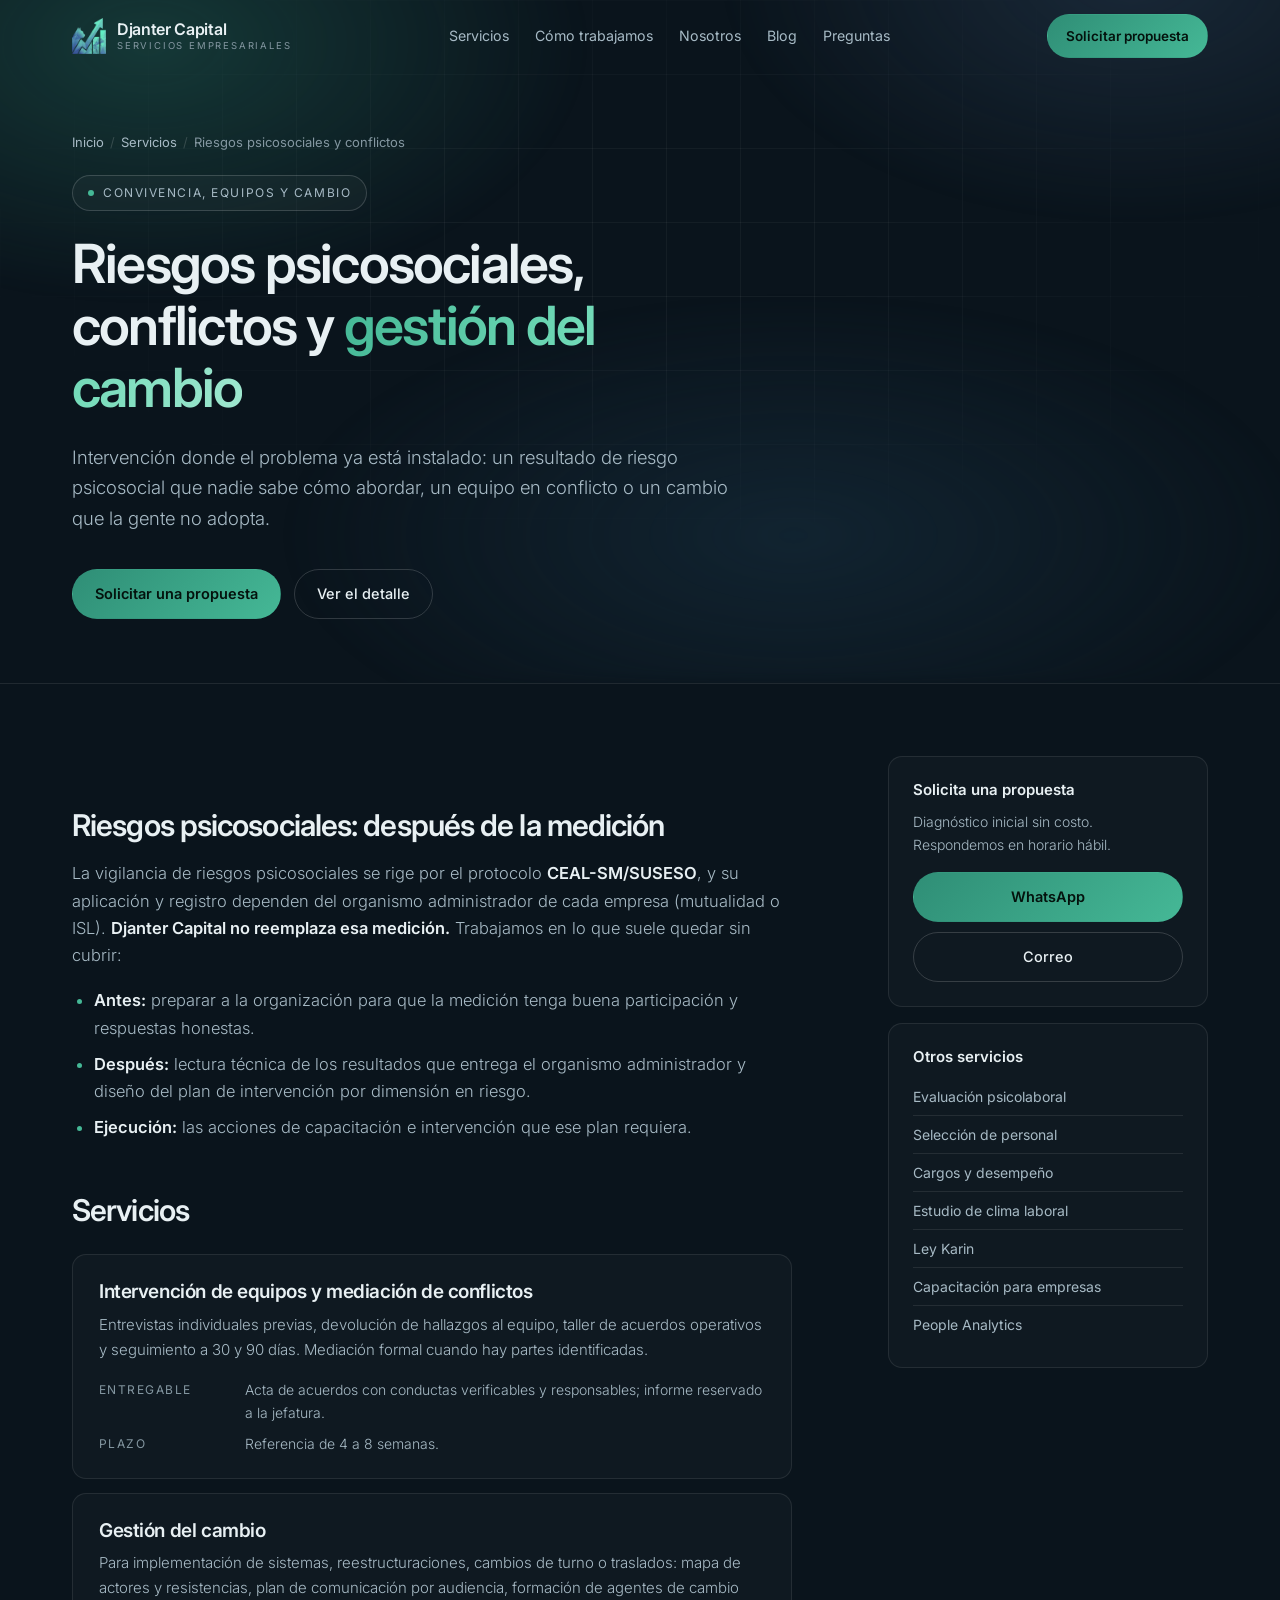
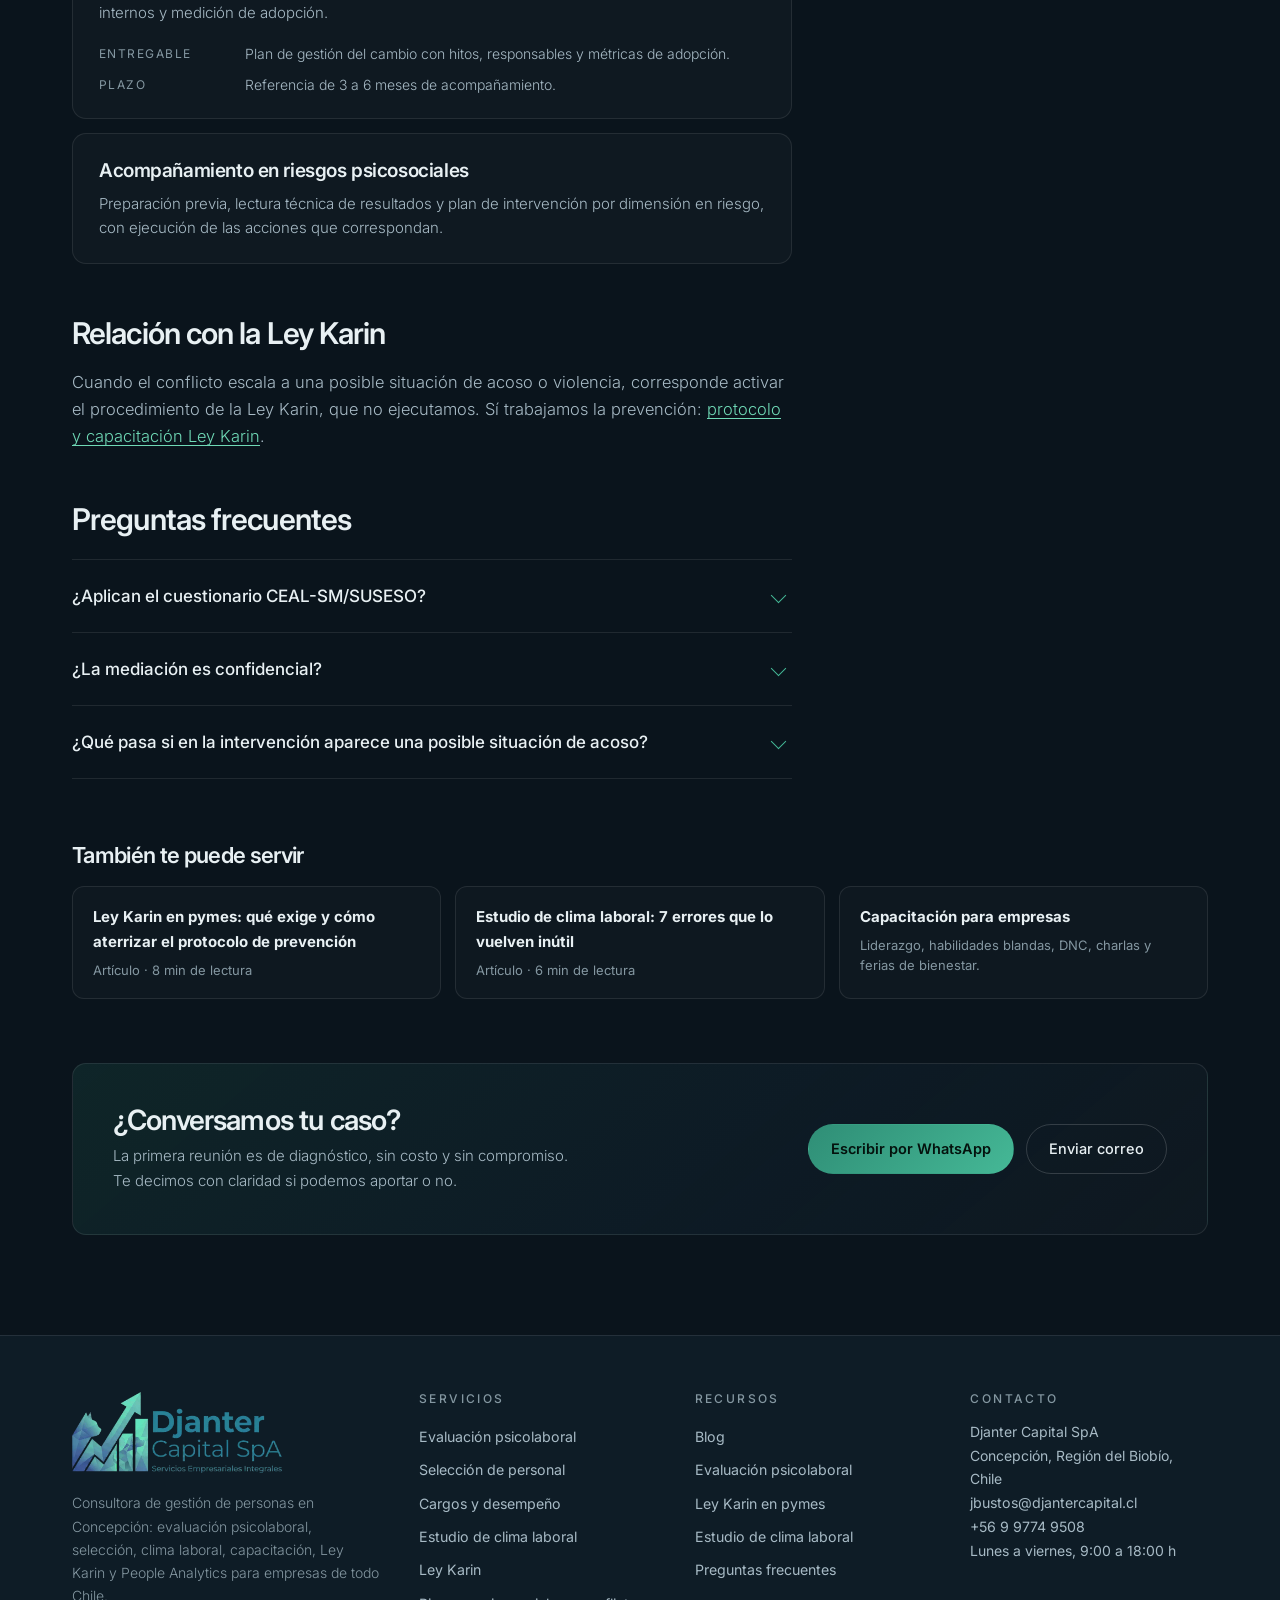
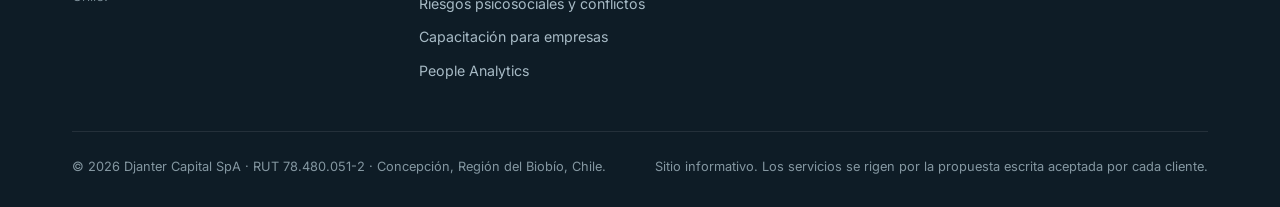
<file: riesgos-psicosociales-y-conflictos-laborales/index.html>
<!DOCTYPE html>
<html lang="es-CL">
<head>
<meta charset="utf-8">
<meta name="viewport" content="width=device-width, initial-scale=1">
<title>Riesgos psicosociales, mediación y cambio | Djanter Capital</title>
<meta name="description" content="Plan de intervención tras el CEAL-SM/SUSESO, mediación de conflictos laborales, intervención de equipos y gestión del cambio. Concepción y todo Chile.">
<link rel="canonical" href="https://djantercapital.cl/riesgos-psicosociales-y-conflictos-laborales/">
<meta name="robots" content="index, follow, max-image-preview:large">
<meta name="author" content="Djanter Capital SpA">
<meta name="theme-color" content="#0A141C">
<meta property="og:type" content="website">
<meta property="og:site_name" content="Djanter Capital">
<meta property="og:title" content="Riesgos psicosociales, mediación y cambio | Djanter Capital">
<meta property="og:description" content="Plan de intervención tras el CEAL-SM/SUSESO, mediación de conflictos laborales, intervención de equipos y gestión del cambio. Concepción y todo Chile.">
<meta property="og:url" content="https://djantercapital.cl/riesgos-psicosociales-y-conflictos-laborales/">
<meta property="og:image" content="https://djantercapital.cl/assets/og-djanter-capital.jpg">
<meta property="og:image:width" content="1200">
<meta property="og:image:height" content="630">
<meta property="og:image:alt" content="Djanter Capital SpA — consultora de gestión de personas en Concepción">
<meta property="og:locale" content="es_CL">
<meta name="twitter:card" content="summary_large_image">
<link rel="icon" href="/favicon.ico" sizes="any">
<link rel="icon" href="/favicon-48.png" type="image/png">
<link rel="apple-touch-icon" href="/apple-touch-icon.png">
<link rel="preconnect" href="https://fonts.googleapis.com">
<link rel="preconnect" href="https://fonts.gstatic.com" crossorigin>
<link href="https://fonts.googleapis.com/css2?family=Inter:wght@300;400;500;600;700&amp;display=swap" rel="stylesheet">
<link rel="stylesheet" href="/assets/site.css">
<noscript><style>.rv{opacity:1;transform:none}#pre{display:none}body.is-loading{overflow:auto}</style></noscript>
<script type="application/ld+json">
{
 "@context": "https://schema.org",
 "@type": "WebPage",
 "@id": "https://djantercapital.cl/riesgos-psicosociales-y-conflictos-laborales/",
 "url": "https://djantercapital.cl/riesgos-psicosociales-y-conflictos-laborales/",
 "name": "Riesgos psicosociales, mediación y cambio | Djanter Capital",
 "inLanguage": "es-CL",
 "isPartOf": {
  "@id": "https://djantercapital.cl/#website"
 },
 "about": {
  "@id": "https://djantercapital.cl/riesgos-psicosociales-y-conflictos-laborales/#service"
 },
 "primaryImageOfPage": "https://djantercapital.cl/assets/og-djanter-capital.jpg"
}
</script>
<script type="application/ld+json">
{
 "@context": "https://schema.org",
 "@type": "Service",
 "@id": "https://djantercapital.cl/riesgos-psicosociales-y-conflictos-laborales/#service",
 "name": "Intervención en riesgos psicosociales, conflictos y cambio",
 "serviceType": "Intervención organizacional",
 "description": "Plan de intervención tras el CEAL-SM/SUSESO, mediación de conflictos laborales, intervención de equipos y gestión del cambio. Concepción y todo Chile.",
 "url": "https://djantercapital.cl/riesgos-psicosociales-y-conflictos-laborales/",
 "provider": {
  "@id": "https://djantercapital.cl/#org"
 },
 "areaServed": [
  {
   "@type": "City",
   "name": "Concepción"
  },
  {
   "@type": "AdministrativeArea",
   "name": "Región del Biobío"
  },
  {
   "@type": "Country",
   "name": "Chile"
  }
 ],
 "availableChannel": {
  "@type": "ServiceChannel",
  "serviceUrl": "https://djantercapital.cl/riesgos-psicosociales-y-conflictos-laborales/",
  "servicePhone": "+56997749508"
 }
}
</script>
<script type="application/ld+json">
{
 "@context": "https://schema.org",
 "@type": "BreadcrumbList",
 "itemListElement": [
  {
   "@type": "ListItem",
   "position": 1,
   "name": "Inicio",
   "item": "https://djantercapital.cl/"
  },
  {
   "@type": "ListItem",
   "position": 2,
   "name": "Servicios",
   "item": "https://djantercapital.cl/#servicios"
  },
  {
   "@type": "ListItem",
   "position": 3,
   "name": "Riesgos psicosociales y conflictos",
   "item": "https://djantercapital.cl/riesgos-psicosociales-y-conflictos-laborales/"
  }
 ]
}
</script>
<script type="application/ld+json">
{
 "@context": "https://schema.org",
 "@type": "FAQPage",
 "mainEntity": [
  {
   "@type": "Question",
   "name": "¿Aplican el cuestionario CEAL-SM/SUSESO?",
   "acceptedAnswer": {
    "@type": "Answer",
    "text": "No. Su aplicación y registro dependen del organismo administrador de cada empresa. Nosotros trabajamos antes (preparación) y después (lectura de resultados y plan de intervención)."
   }
  },
  {
   "@type": "Question",
   "name": "¿La mediación es confidencial?",
   "acceptedAnswer": {
    "@type": "Answer",
    "text": "Sí. Las entrevistas individuales son reservadas y el informe a la jefatura se limita a lo necesario para sostener los acuerdos."
   }
  },
  {
   "@type": "Question",
   "name": "¿Qué pasa si en la intervención aparece una posible situación de acoso?",
   "acceptedAnswer": {
    "@type": "Answer",
    "text": "Se detiene la intervención en ese punto y se recomienda activar el procedimiento de la Ley Karin de la empresa, con asesoría jurídica."
   }
  }
 ]
}
</script>
</head>
<body data-wsp="Hola, escribo desde el sitio de Djanter Capital. Necesito apoyo con riesgos psicosociales, un conflicto de equipo o un proceso de cambio.">

<div id="scrollbar" aria-hidden="true"><i id="scrollbarFill"></i></div>

<!-- ====================== HEADER ====================== -->
<header id="hdr">
  <div class="wrap bar">
    <a href="/" class="mark" aria-label="Djanter Capital — inicio">
      <img src="/assets/isotipo-djanter.webp" alt="" width="34" height="36">
      <span class="wm"><b>Djanter Capital</b><span>Servicios empresariales</span></span>
    </a>
    <nav class="main" aria-label="Principal">
      <a href="/#servicios">Servicios</a>
      <a href="/#proceso">Cómo trabajamos</a>
      <a href="/#nosotros">Nosotros</a>
      <a href="/blog/">Blog</a>
      <a href="/#faq">Preguntas</a>
    </nav>
    <a href="/#contacto" class="btn btn-p btn-sm">Solicitar propuesta</a>
    <button class="burger" id="burger" aria-label="Menú" aria-expanded="false" aria-controls="mob"><span></span><span></span><span></span></button>
  </div>
</header>

<div id="scrim"></div>
<nav id="mob" aria-label="Menú móvil">
  <a href="/">Inicio</a>
  <a href="/evaluacion-psicolaboral-concepcion/">Evaluación psicolaboral</a>
  <a href="/seleccion-de-personal-concepcion/">Selección de personal</a>
  <a href="/descripcion-de-cargos-y-evaluacion-de-desempeno/">Cargos y desempeño</a>
  <a href="/estudio-clima-laboral/">Estudio de clima laboral</a>
  <a href="/ley-karin-protocolo-capacitacion/">Ley Karin</a>
  <a href="/riesgos-psicosociales-y-conflictos-laborales/">Riesgos psicosociales y conflictos</a>
  <a href="/capacitacion-empresas-concepcion/">Capacitación para empresas</a>
  <a href="/people-analytics-power-bi-rrhh/">People Analytics</a>
  <a href="/blog/">Blog</a>
  <a href="/#faq">Preguntas frecuentes</a>
  <a href="/#contacto" class="btn btn-p">Solicitar propuesta</a>
</nav>

<main>
<section class="page-hero">
  <div class="hero-parallax" id="heroParallax" aria-hidden="true"><div class="mesh"></div><div class="grid-bg"></div></div>
  <div class="wrap">
    <nav class="crumbs rv" aria-label="Ruta de navegación"><ol><li><a href="/">Inicio</a></li><li><a href="/#servicios">Servicios</a></li><li aria-current="page">Riesgos psicosociales y conflictos</li></ol></nav>
    <span class="eyebrow rv" style="margin-top:22px"><span class="dot"></span> Convivencia, equipos y cambio</span>
    <h1 class="page rv">Riesgos psicosociales, conflictos y <em>gestión del cambio</em></h1>
    <p class="lede rv">Intervención donde el problema ya está instalado: un resultado de riesgo psicosocial que nadie sabe cómo abordar, un equipo en conflicto o un cambio que la gente no adopta.</p>
    <div class="hero-cta rv">
      <a href="https://wa.me/56997749508" data-contact="wsp" target="_blank" rel="noopener" class="btn btn-p">Solicitar una propuesta</a>
      <a href="#detalle" class="btn btn-g">Ver el detalle</a>
    </div>
  </div>
</section>

<section id="detalle" style="padding-top:72px">
  <div class="wrap layout">
    <article class="prose rv">

<h2>Riesgos psicosociales: después de la medición</h2>
<p>La vigilancia de riesgos psicosociales se rige por el protocolo <strong>CEAL-SM/SUSESO</strong>, y su aplicación y registro dependen del organismo administrador de cada empresa (mutualidad o ISL). <strong>Djanter Capital no reemplaza esa medición.</strong> Trabajamos en lo que suele quedar sin cubrir:</p>
<ul>
  <li><strong>Antes:</strong> preparar a la organización para que la medición tenga buena participación y respuestas honestas.</li>
  <li><strong>Después:</strong> lectura técnica de los resultados que entrega el organismo administrador y diseño del plan de intervención por dimensión en riesgo.</li>
  <li><strong>Ejecución:</strong> las acciones de capacitación e intervención que ese plan requiera.</li>
</ul>

<h2>Servicios</h2>
<div class="svc-list">
  <div class="svc">
    <h3>Intervención de equipos y mediación de conflictos</h3>
    <p>Entrevistas individuales previas, devolución de hallazgos al equipo, taller de acuerdos operativos y seguimiento a 30 y 90 días. Mediación formal cuando hay partes identificadas.</p>
    <dl>
      <dt>Entregable</dt><dd>Acta de acuerdos con conductas verificables y responsables; informe reservado a la jefatura.</dd>
      <dt>Plazo</dt><dd>Referencia de 4 a 8 semanas.</dd>
    </dl>
  </div>
  <div class="svc">
    <h3>Gestión del cambio</h3>
    <p>Para implementación de sistemas, reestructuraciones, cambios de turno o traslados: mapa de actores y resistencias, plan de comunicación por audiencia, formación de agentes de cambio internos y medición de adopción.</p>
    <dl>
      <dt>Entregable</dt><dd>Plan de gestión del cambio con hitos, responsables y métricas de adopción.</dd>
      <dt>Plazo</dt><dd>Referencia de 3 a 6 meses de acompañamiento.</dd>
    </dl>
  </div>
  <div class="svc">
    <h3>Acompañamiento en riesgos psicosociales</h3>
    <p>Preparación previa, lectura técnica de resultados y plan de intervención por dimensión en riesgo, con ejecución de las acciones que correspondan.</p>
  </div>
</div>

<h2>Relación con la Ley Karin</h2>
<p>Cuando el conflicto escala a una posible situación de acoso o violencia, corresponde activar el procedimiento de la Ley Karin, que no ejecutamos. Sí trabajamos la prevención: <a href="/ley-karin-protocolo-capacitacion/">protocolo y capacitación Ley Karin</a>.</p>


    <h2 id="preguntas">Preguntas frecuentes</h2>
    <div class="faq" style="margin-top:22px">
      <details><summary>¿Aplican el cuestionario CEAL-SM/SUSESO?</summary>
        <div class="ans">No. Su aplicación y registro dependen del organismo administrador de cada empresa. Nosotros trabajamos antes (preparación) y después (lectura de resultados y plan de intervención).</div></details>
      <details><summary>¿La mediación es confidencial?</summary>
        <div class="ans">Sí. Las entrevistas individuales son reservadas y el informe a la jefatura se limita a lo necesario para sostener los acuerdos.</div></details>
      <details><summary>¿Qué pasa si en la intervención aparece una posible situación de acoso?</summary>
        <div class="ans">Se detiene la intervención en ese punto y se recomienda activar el procedimiento de la Ley Karin de la empresa, con asesoría jurídica.</div></details>
    </div>
    </article>
    <aside class="aside">
      <div class="box">
        <h2>Solicita una propuesta</h2>
        <p>Diagnóstico inicial sin costo. Respondemos en horario hábil.</p>
        <a class="btn btn-p" href="https://wa.me/56997749508" data-contact="wsp" target="_blank" rel="noopener">WhatsApp</a>
        <a class="btn btn-g" style="margin-top:10px" href="mailto:jbustos@djantercapital.cl" data-contact="mail">Correo</a>
      </div>
      <div class="box">
        <h2>Otros servicios</h2>
        <a class="lnk" href="/evaluacion-psicolaboral-concepcion/">Evaluación psicolaboral</a>
        <a class="lnk" href="/seleccion-de-personal-concepcion/">Selección de personal</a>
        <a class="lnk" href="/descripcion-de-cargos-y-evaluacion-de-desempeno/">Cargos y desempeño</a>
        <a class="lnk" href="/estudio-clima-laboral/">Estudio de clima laboral</a>
        <a class="lnk" href="/ley-karin-protocolo-capacitacion/">Ley Karin</a>
        <a class="lnk" href="/capacitacion-empresas-concepcion/">Capacitación para empresas</a>
        <a class="lnk" href="/people-analytics-power-bi-rrhh/">People Analytics</a>
      </div>
    </aside>
  </div>
  <div class="wrap">

    <div class="related rv">
      <h2>También te puede servir</h2>
      <div class="rel-grid">
        <a href="/blog/ley-karin-protocolo-prevencion-pymes/"><b>Ley Karin en pymes: qué exige y cómo aterrizar el protocolo de prevención</b><span>Artículo · 8 min de lectura</span></a><a href="/blog/estudio-de-clima-laboral-errores/"><b>Estudio de clima laboral: 7 errores que lo vuelven inútil</b><span>Artículo · 6 min de lectura</span></a><a href="/capacitacion-empresas-concepcion/"><b>Capacitación para empresas</b><span>Liderazgo, habilidades blandas, DNC, charlas y ferias de bienestar.</span></a>
      </div>
    </div>

    <div class="cta-band rv">
      <div>
        <h2>¿Conversamos tu caso?</h2>
        <p>La primera reunión es de diagnóstico, sin costo y sin compromiso. Te decimos con claridad si podemos aportar o no.</p>
      </div>
      <div class="acts">
        <a class="btn btn-p" href="https://wa.me/56997749508" data-contact="wsp" target="_blank" rel="noopener">Escribir por WhatsApp</a>
        <a class="btn btn-g" href="mailto:jbustos@djantercapital.cl" data-contact="mail">Enviar correo</a>
      </div>
    </div>
  </div>
</section>
</main>

<!-- ====================== FOOTER ====================== -->
<footer>
  <div class="wrap">
    <div class="f-grid">
      <div>
        <img class="f-logo" src="/assets/logo-djanter-capital.webp" alt="Djanter Capital SpA — Servicios Empresariales Integrales" width="210" height="82">
        <p class="desc">Consultora de gestión de personas en Concepción: evaluación psicolaboral, selección, clima laboral, capacitación, Ley Karin y People Analytics para empresas de todo Chile.</p>
      </div>
      <div>
        <h2 class="fh">Servicios</h2>
        <a href="/evaluacion-psicolaboral-concepcion/">Evaluación psicolaboral</a>
        <a href="/seleccion-de-personal-concepcion/">Selección de personal</a>
        <a href="/descripcion-de-cargos-y-evaluacion-de-desempeno/">Cargos y desempeño</a>
        <a href="/estudio-clima-laboral/">Estudio de clima laboral</a>
        <a href="/ley-karin-protocolo-capacitacion/">Ley Karin</a>
        <a href="/riesgos-psicosociales-y-conflictos-laborales/">Riesgos psicosociales y conflictos</a>
        <a href="/capacitacion-empresas-concepcion/">Capacitación para empresas</a>
        <a href="/people-analytics-power-bi-rrhh/">People Analytics</a>
      </div>
      <div>
        <h2 class="fh">Recursos</h2>
        <a href="/blog/">Blog</a>
        <a href="/blog/que-es-una-evaluacion-psicolaboral/">Evaluación psicolaboral</a>
        <a href="/blog/ley-karin-protocolo-prevencion-pymes/">Ley Karin en pymes</a>
        <a href="/blog/estudio-de-clima-laboral-errores/">Estudio de clima laboral</a>
        <a href="/#faq">Preguntas frecuentes</a>
      </div>
      <div>
        <h2 class="fh">Contacto</h2>
        <address>
          Djanter Capital SpA<br>
          Concepción, Región del Biobío, Chile<br>
          <a href="mailto:jbustos@djantercapital.cl" data-contact="mail">jbustos@djantercapital.cl</a><br>
          <a href="tel:+56997749508" data-contact="tel">+56 9 9774 9508</a><br>
          Lunes a viernes, 9:00 a 18:00 h
        </address>
      </div>
    </div>
    <div class="legal">
      <span>© <span id="yr">2026</span> Djanter Capital SpA · RUT 78.480.051-2 · Concepción, Región del Biobío, Chile.</span>
      <span>Sitio informativo. Los servicios se rigen por la propuesta escrita aceptada por cada cliente.</span>
    </div>
  </div>
</footer>

<script src="/assets/site.js" defer></script>
</body>
</html>
</file>
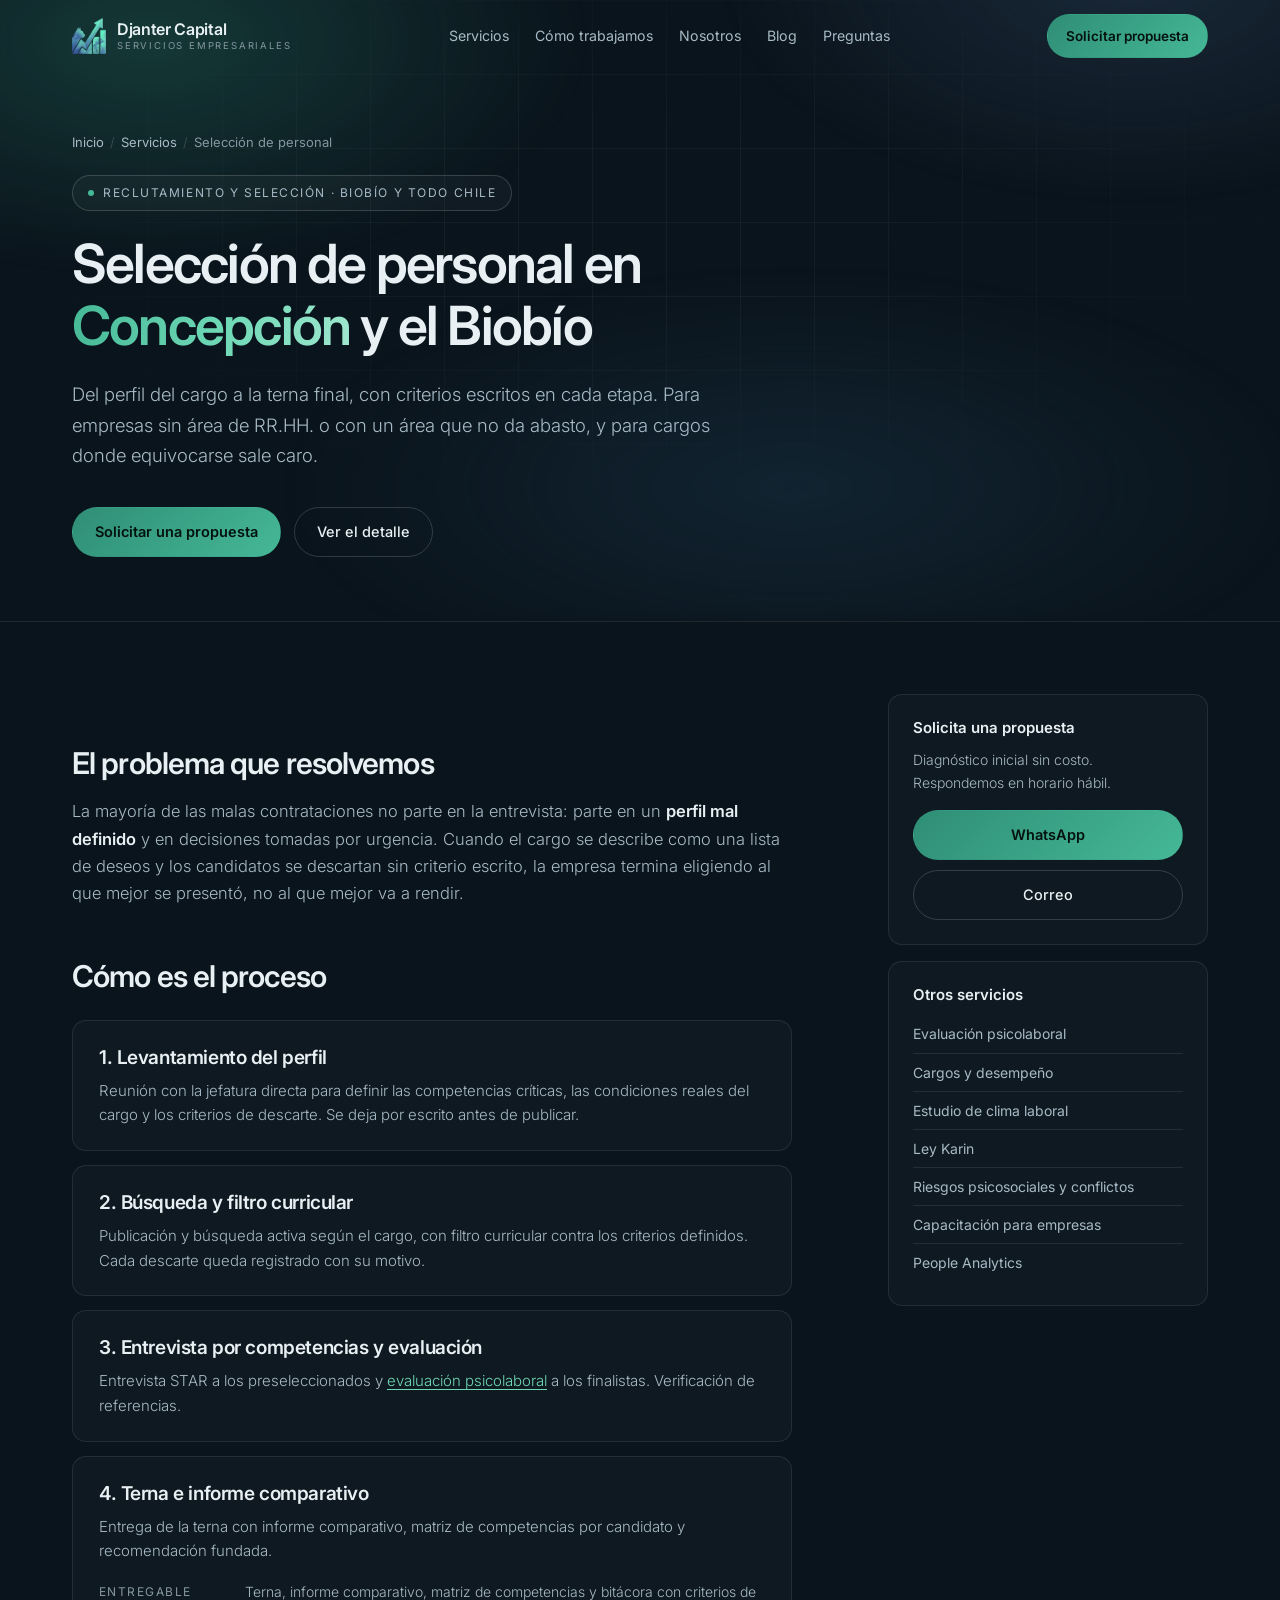
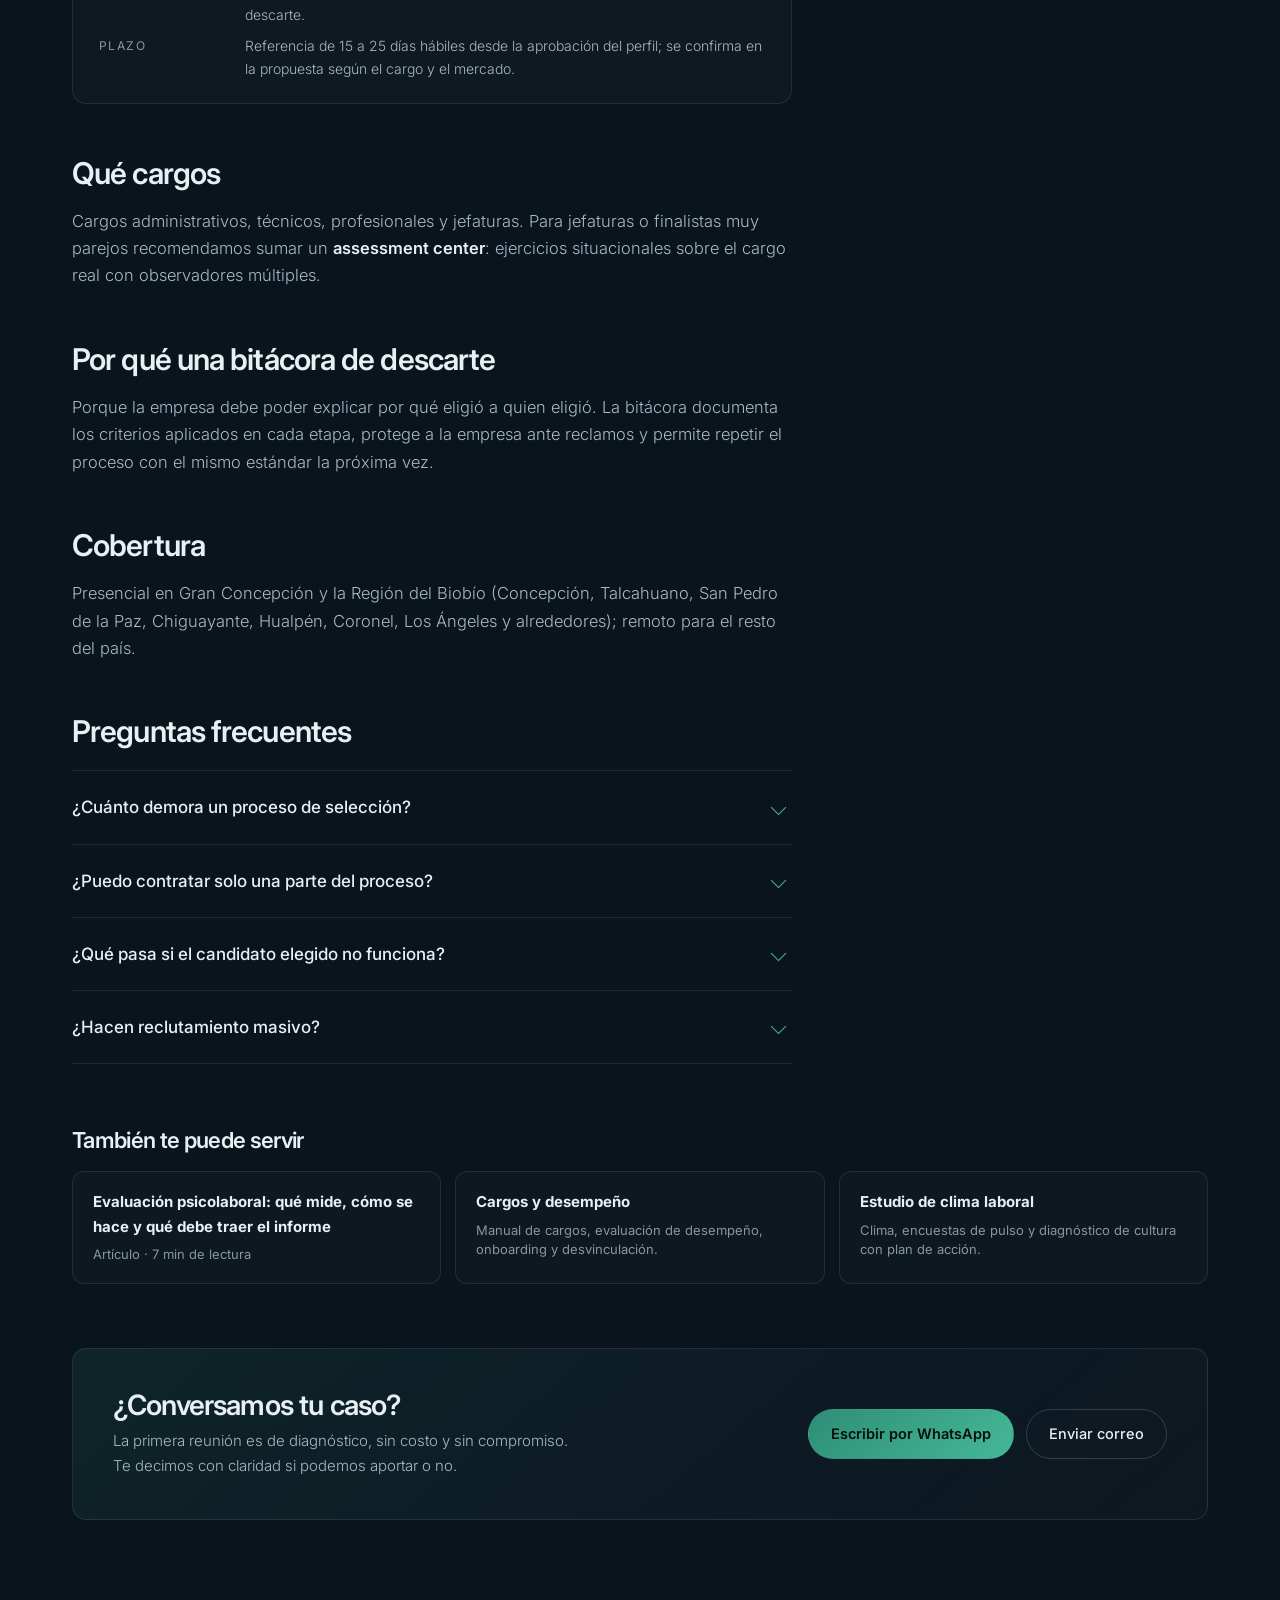
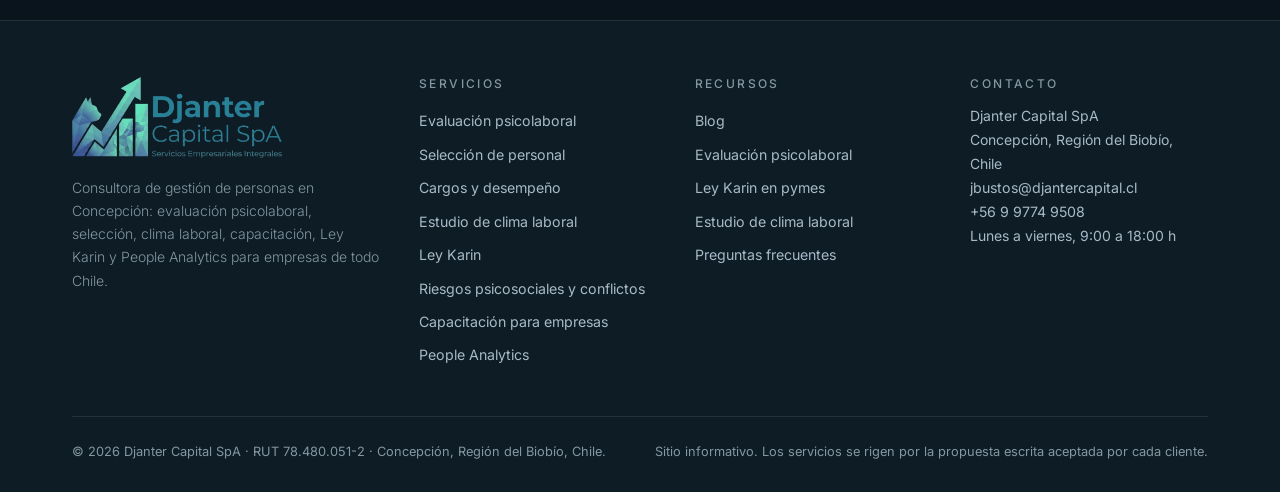
<file: seleccion-de-personal-concepcion/index.html>
<!DOCTYPE html>
<html lang="es-CL">
<head>
<meta charset="utf-8">
<meta name="viewport" content="width=device-width, initial-scale=1">
<title>Selección de personal en Concepción y el Biobío | Djanter Capital</title>
<meta name="description" content="Selección de personal para empresas: perfil del cargo, búsqueda, entrevistas STAR, evaluación y terna con informe comparativo. Concepción y todo Chile.">
<link rel="canonical" href="https://djantercapital.cl/seleccion-de-personal-concepcion/">
<meta name="robots" content="index, follow, max-image-preview:large">
<meta name="author" content="Djanter Capital SpA">
<meta name="theme-color" content="#0A141C">
<meta property="og:type" content="website">
<meta property="og:site_name" content="Djanter Capital">
<meta property="og:title" content="Selección de personal en Concepción y el Biobío | Djanter Capital">
<meta property="og:description" content="Selección de personal para empresas: perfil del cargo, búsqueda, entrevistas STAR, evaluación y terna con informe comparativo. Concepción y todo Chile.">
<meta property="og:url" content="https://djantercapital.cl/seleccion-de-personal-concepcion/">
<meta property="og:image" content="https://djantercapital.cl/assets/og-djanter-capital.jpg">
<meta property="og:image:width" content="1200">
<meta property="og:image:height" content="630">
<meta property="og:image:alt" content="Djanter Capital SpA — consultora de gestión de personas en Concepción">
<meta property="og:locale" content="es_CL">
<meta name="twitter:card" content="summary_large_image">
<link rel="icon" href="/favicon.ico" sizes="any">
<link rel="icon" href="/favicon-48.png" type="image/png">
<link rel="apple-touch-icon" href="/apple-touch-icon.png">
<link rel="preconnect" href="https://fonts.googleapis.com">
<link rel="preconnect" href="https://fonts.gstatic.com" crossorigin>
<link href="https://fonts.googleapis.com/css2?family=Inter:wght@300;400;500;600;700&amp;display=swap" rel="stylesheet">
<link rel="stylesheet" href="/assets/site.css">
<noscript><style>.rv{opacity:1;transform:none}#pre{display:none}body.is-loading{overflow:auto}</style></noscript>
<script type="application/ld+json">
{
 "@context": "https://schema.org",
 "@type": "WebPage",
 "@id": "https://djantercapital.cl/seleccion-de-personal-concepcion/",
 "url": "https://djantercapital.cl/seleccion-de-personal-concepcion/",
 "name": "Selección de personal en Concepción y el Biobío | Djanter Capital",
 "inLanguage": "es-CL",
 "isPartOf": {
  "@id": "https://djantercapital.cl/#website"
 },
 "about": {
  "@id": "https://djantercapital.cl/seleccion-de-personal-concepcion/#service"
 },
 "primaryImageOfPage": "https://djantercapital.cl/assets/og-djanter-capital.jpg"
}
</script>
<script type="application/ld+json">
{
 "@context": "https://schema.org",
 "@type": "Service",
 "@id": "https://djantercapital.cl/seleccion-de-personal-concepcion/#service",
 "name": "Selección de personal",
 "serviceType": "Reclutamiento y selección de personal",
 "description": "Selección de personal para empresas: perfil del cargo, búsqueda, entrevistas STAR, evaluación y terna con informe comparativo. Concepción y todo Chile.",
 "url": "https://djantercapital.cl/seleccion-de-personal-concepcion/",
 "provider": {
  "@id": "https://djantercapital.cl/#org"
 },
 "areaServed": [
  {
   "@type": "City",
   "name": "Concepción"
  },
  {
   "@type": "AdministrativeArea",
   "name": "Región del Biobío"
  },
  {
   "@type": "Country",
   "name": "Chile"
  }
 ],
 "availableChannel": {
  "@type": "ServiceChannel",
  "serviceUrl": "https://djantercapital.cl/seleccion-de-personal-concepcion/",
  "servicePhone": "+56997749508"
 }
}
</script>
<script type="application/ld+json">
{
 "@context": "https://schema.org",
 "@type": "BreadcrumbList",
 "itemListElement": [
  {
   "@type": "ListItem",
   "position": 1,
   "name": "Inicio",
   "item": "https://djantercapital.cl/"
  },
  {
   "@type": "ListItem",
   "position": 2,
   "name": "Servicios",
   "item": "https://djantercapital.cl/#servicios"
  },
  {
   "@type": "ListItem",
   "position": 3,
   "name": "Selección de personal",
   "item": "https://djantercapital.cl/seleccion-de-personal-concepcion/"
  }
 ]
}
</script>
<script type="application/ld+json">
{
 "@context": "https://schema.org",
 "@type": "FAQPage",
 "mainEntity": [
  {
   "@type": "Question",
   "name": "¿Cuánto demora un proceso de selección?",
   "acceptedAnswer": {
    "@type": "Answer",
    "text": "Como referencia, entre 15 y 25 días hábiles desde que se aprueba el perfil. Depende del cargo y de la disponibilidad de candidatos en el mercado; el plazo se confirma en la propuesta."
   }
  },
  {
   "@type": "Question",
   "name": "¿Puedo contratar solo una parte del proceso?",
   "acceptedAnswer": {
    "@type": "Answer",
    "text": "Sí. Es común contratar solo la evaluación psicolaboral de finalistas, o solo el levantamiento del perfil y la entrevista por competencias."
   }
  },
  {
   "@type": "Question",
   "name": "¿Qué pasa si el candidato elegido no funciona?",
   "acceptedAnswer": {
    "@type": "Answer",
    "text": "Las condiciones de reposición, si aplican, se acuerdan por escrito en la propuesta antes de iniciar el proceso."
   }
  },
  {
   "@type": "Question",
   "name": "¿Hacen reclutamiento masivo?",
   "acceptedAnswer": {
    "@type": "Answer",
    "text": "Evaluamos cada caso. El método está pensado para procesos donde la calidad de la decisión pesa más que el volumen; para volúmenes altos se ajusta el diseño en la propuesta."
   }
  }
 ]
}
</script>
</head>
<body data-wsp="Hola, escribo desde el sitio de Djanter Capital. Necesito apoyo con un proceso de selección.">

<div id="scrollbar" aria-hidden="true"><i id="scrollbarFill"></i></div>

<!-- ====================== HEADER ====================== -->
<header id="hdr">
  <div class="wrap bar">
    <a href="/" class="mark" aria-label="Djanter Capital — inicio">
      <img src="/assets/isotipo-djanter.webp" alt="" width="34" height="36">
      <span class="wm"><b>Djanter Capital</b><span>Servicios empresariales</span></span>
    </a>
    <nav class="main" aria-label="Principal">
      <a href="/#servicios">Servicios</a>
      <a href="/#proceso">Cómo trabajamos</a>
      <a href="/#nosotros">Nosotros</a>
      <a href="/blog/">Blog</a>
      <a href="/#faq">Preguntas</a>
    </nav>
    <a href="/#contacto" class="btn btn-p btn-sm">Solicitar propuesta</a>
    <button class="burger" id="burger" aria-label="Menú" aria-expanded="false" aria-controls="mob"><span></span><span></span><span></span></button>
  </div>
</header>

<div id="scrim"></div>
<nav id="mob" aria-label="Menú móvil">
  <a href="/">Inicio</a>
  <a href="/evaluacion-psicolaboral-concepcion/">Evaluación psicolaboral</a>
  <a href="/seleccion-de-personal-concepcion/">Selección de personal</a>
  <a href="/descripcion-de-cargos-y-evaluacion-de-desempeno/">Cargos y desempeño</a>
  <a href="/estudio-clima-laboral/">Estudio de clima laboral</a>
  <a href="/ley-karin-protocolo-capacitacion/">Ley Karin</a>
  <a href="/riesgos-psicosociales-y-conflictos-laborales/">Riesgos psicosociales y conflictos</a>
  <a href="/capacitacion-empresas-concepcion/">Capacitación para empresas</a>
  <a href="/people-analytics-power-bi-rrhh/">People Analytics</a>
  <a href="/blog/">Blog</a>
  <a href="/#faq">Preguntas frecuentes</a>
  <a href="/#contacto" class="btn btn-p">Solicitar propuesta</a>
</nav>

<main>
<section class="page-hero">
  <div class="hero-parallax" id="heroParallax" aria-hidden="true"><div class="mesh"></div><div class="grid-bg"></div></div>
  <div class="wrap">
    <nav class="crumbs rv" aria-label="Ruta de navegación"><ol><li><a href="/">Inicio</a></li><li><a href="/#servicios">Servicios</a></li><li aria-current="page">Selección de personal</li></ol></nav>
    <span class="eyebrow rv" style="margin-top:22px"><span class="dot"></span> Reclutamiento y selección · Biobío y todo Chile</span>
    <h1 class="page rv">Selección de personal en <em>Concepción</em> y el Biobío</h1>
    <p class="lede rv">Del perfil del cargo a la terna final, con criterios escritos en cada etapa. Para empresas sin área de RR.HH. o con un área que no da abasto, y para cargos donde equivocarse sale caro.</p>
    <div class="hero-cta rv">
      <a href="https://wa.me/56997749508" data-contact="wsp" target="_blank" rel="noopener" class="btn btn-p">Solicitar una propuesta</a>
      <a href="#detalle" class="btn btn-g">Ver el detalle</a>
    </div>
  </div>
</section>

<section id="detalle" style="padding-top:72px">
  <div class="wrap layout">
    <article class="prose rv">

<h2>El problema que resolvemos</h2>
<p>La mayoría de las malas contrataciones no parte en la entrevista: parte en un <strong>perfil mal definido</strong> y en decisiones tomadas por urgencia. Cuando el cargo se describe como una lista de deseos y los candidatos se descartan sin criterio escrito, la empresa termina eligiendo al que mejor se presentó, no al que mejor va a rendir.</p>

<h2>Cómo es el proceso</h2>
<div class="svc-list">
  <div class="svc">
    <h3>1. Levantamiento del perfil</h3>
    <p>Reunión con la jefatura directa para definir las competencias críticas, las condiciones reales del cargo y los criterios de descarte. Se deja por escrito antes de publicar.</p>
  </div>
  <div class="svc">
    <h3>2. Búsqueda y filtro curricular</h3>
    <p>Publicación y búsqueda activa según el cargo, con filtro curricular contra los criterios definidos. Cada descarte queda registrado con su motivo.</p>
  </div>
  <div class="svc">
    <h3>3. Entrevista por competencias y evaluación</h3>
    <p>Entrevista STAR a los preseleccionados y <a href="/evaluacion-psicolaboral-concepcion/">evaluación psicolaboral</a> a los finalistas. Verificación de referencias.</p>
  </div>
  <div class="svc">
    <h3>4. Terna e informe comparativo</h3>
    <p>Entrega de la terna con informe comparativo, matriz de competencias por candidato y recomendación fundada.</p>
    <dl>
      <dt>Entregable</dt><dd>Terna, informe comparativo, matriz de competencias y bitácora con criterios de descarte.</dd>
      <dt>Plazo</dt><dd>Referencia de 15 a 25 días hábiles desde la aprobación del perfil; se confirma en la propuesta según el cargo y el mercado.</dd>
    </dl>
  </div>
</div>

<h2>Qué cargos</h2>
<p>Cargos administrativos, técnicos, profesionales y jefaturas. Para jefaturas o finalistas muy parejos recomendamos sumar un <strong>assessment center</strong>: ejercicios situacionales sobre el cargo real con observadores múltiples.</p>

<h2>Por qué una bitácora de descarte</h2>
<p>Porque la empresa debe poder explicar por qué eligió a quien eligió. La bitácora documenta los criterios aplicados en cada etapa, protege a la empresa ante reclamos y permite repetir el proceso con el mismo estándar la próxima vez.</p>

<h2>Cobertura</h2>
<p>Presencial en Gran Concepción y la Región del Biobío (Concepción, Talcahuano, San Pedro de la Paz, Chiguayante, Hualpén, Coronel, Los Ángeles y alrededores); remoto para el resto del país.</p>


    <h2 id="preguntas">Preguntas frecuentes</h2>
    <div class="faq" style="margin-top:22px">
      <details><summary>¿Cuánto demora un proceso de selección?</summary>
        <div class="ans">Como referencia, entre 15 y 25 días hábiles desde que se aprueba el perfil. Depende del cargo y de la disponibilidad de candidatos en el mercado; el plazo se confirma en la propuesta.</div></details>
      <details><summary>¿Puedo contratar solo una parte del proceso?</summary>
        <div class="ans">Sí. Es común contratar solo la evaluación psicolaboral de finalistas, o solo el levantamiento del perfil y la entrevista por competencias.</div></details>
      <details><summary>¿Qué pasa si el candidato elegido no funciona?</summary>
        <div class="ans">Las condiciones de reposición, si aplican, se acuerdan por escrito en la propuesta antes de iniciar el proceso.</div></details>
      <details><summary>¿Hacen reclutamiento masivo?</summary>
        <div class="ans">Evaluamos cada caso. El método está pensado para procesos donde la calidad de la decisión pesa más que el volumen; para volúmenes altos se ajusta el diseño en la propuesta.</div></details>
    </div>
    </article>
    <aside class="aside">
      <div class="box">
        <h2>Solicita una propuesta</h2>
        <p>Diagnóstico inicial sin costo. Respondemos en horario hábil.</p>
        <a class="btn btn-p" href="https://wa.me/56997749508" data-contact="wsp" target="_blank" rel="noopener">WhatsApp</a>
        <a class="btn btn-g" style="margin-top:10px" href="mailto:jbustos@djantercapital.cl" data-contact="mail">Correo</a>
      </div>
      <div class="box">
        <h2>Otros servicios</h2>
        <a class="lnk" href="/evaluacion-psicolaboral-concepcion/">Evaluación psicolaboral</a>
        <a class="lnk" href="/descripcion-de-cargos-y-evaluacion-de-desempeno/">Cargos y desempeño</a>
        <a class="lnk" href="/estudio-clima-laboral/">Estudio de clima laboral</a>
        <a class="lnk" href="/ley-karin-protocolo-capacitacion/">Ley Karin</a>
        <a class="lnk" href="/riesgos-psicosociales-y-conflictos-laborales/">Riesgos psicosociales y conflictos</a>
        <a class="lnk" href="/capacitacion-empresas-concepcion/">Capacitación para empresas</a>
        <a class="lnk" href="/people-analytics-power-bi-rrhh/">People Analytics</a>
      </div>
    </aside>
  </div>
  <div class="wrap">

    <div class="related rv">
      <h2>También te puede servir</h2>
      <div class="rel-grid">
        <a href="/blog/que-es-una-evaluacion-psicolaboral/"><b>Evaluación psicolaboral: qué mide, cómo se hace y qué debe traer el informe</b><span>Artículo · 7 min de lectura</span></a><a href="/descripcion-de-cargos-y-evaluacion-de-desempeno/"><b>Cargos y desempeño</b><span>Manual de cargos, evaluación de desempeño, onboarding y desvinculación.</span></a><a href="/estudio-clima-laboral/"><b>Estudio de clima laboral</b><span>Clima, encuestas de pulso y diagnóstico de cultura con plan de acción.</span></a>
      </div>
    </div>

    <div class="cta-band rv">
      <div>
        <h2>¿Conversamos tu caso?</h2>
        <p>La primera reunión es de diagnóstico, sin costo y sin compromiso. Te decimos con claridad si podemos aportar o no.</p>
      </div>
      <div class="acts">
        <a class="btn btn-p" href="https://wa.me/56997749508" data-contact="wsp" target="_blank" rel="noopener">Escribir por WhatsApp</a>
        <a class="btn btn-g" href="mailto:jbustos@djantercapital.cl" data-contact="mail">Enviar correo</a>
      </div>
    </div>
  </div>
</section>
</main>

<!-- ====================== FOOTER ====================== -->
<footer>
  <div class="wrap">
    <div class="f-grid">
      <div>
        <img class="f-logo" src="/assets/logo-djanter-capital.webp" alt="Djanter Capital SpA — Servicios Empresariales Integrales" width="210" height="82">
        <p class="desc">Consultora de gestión de personas en Concepción: evaluación psicolaboral, selección, clima laboral, capacitación, Ley Karin y People Analytics para empresas de todo Chile.</p>
      </div>
      <div>
        <h2 class="fh">Servicios</h2>
        <a href="/evaluacion-psicolaboral-concepcion/">Evaluación psicolaboral</a>
        <a href="/seleccion-de-personal-concepcion/">Selección de personal</a>
        <a href="/descripcion-de-cargos-y-evaluacion-de-desempeno/">Cargos y desempeño</a>
        <a href="/estudio-clima-laboral/">Estudio de clima laboral</a>
        <a href="/ley-karin-protocolo-capacitacion/">Ley Karin</a>
        <a href="/riesgos-psicosociales-y-conflictos-laborales/">Riesgos psicosociales y conflictos</a>
        <a href="/capacitacion-empresas-concepcion/">Capacitación para empresas</a>
        <a href="/people-analytics-power-bi-rrhh/">People Analytics</a>
      </div>
      <div>
        <h2 class="fh">Recursos</h2>
        <a href="/blog/">Blog</a>
        <a href="/blog/que-es-una-evaluacion-psicolaboral/">Evaluación psicolaboral</a>
        <a href="/blog/ley-karin-protocolo-prevencion-pymes/">Ley Karin en pymes</a>
        <a href="/blog/estudio-de-clima-laboral-errores/">Estudio de clima laboral</a>
        <a href="/#faq">Preguntas frecuentes</a>
      </div>
      <div>
        <h2 class="fh">Contacto</h2>
        <address>
          Djanter Capital SpA<br>
          Concepción, Región del Biobío, Chile<br>
          <a href="mailto:jbustos@djantercapital.cl" data-contact="mail">jbustos@djantercapital.cl</a><br>
          <a href="tel:+56997749508" data-contact="tel">+56 9 9774 9508</a><br>
          Lunes a viernes, 9:00 a 18:00 h
        </address>
      </div>
    </div>
    <div class="legal">
      <span>© <span id="yr">2026</span> Djanter Capital SpA · RUT 78.480.051-2 · Concepción, Región del Biobío, Chile.</span>
      <span>Sitio informativo. Los servicios se rigen por la propuesta escrita aceptada por cada cliente.</span>
    </div>
  </div>
</footer>

<script src="/assets/site.js" defer></script>
</body>
</html>
</file>
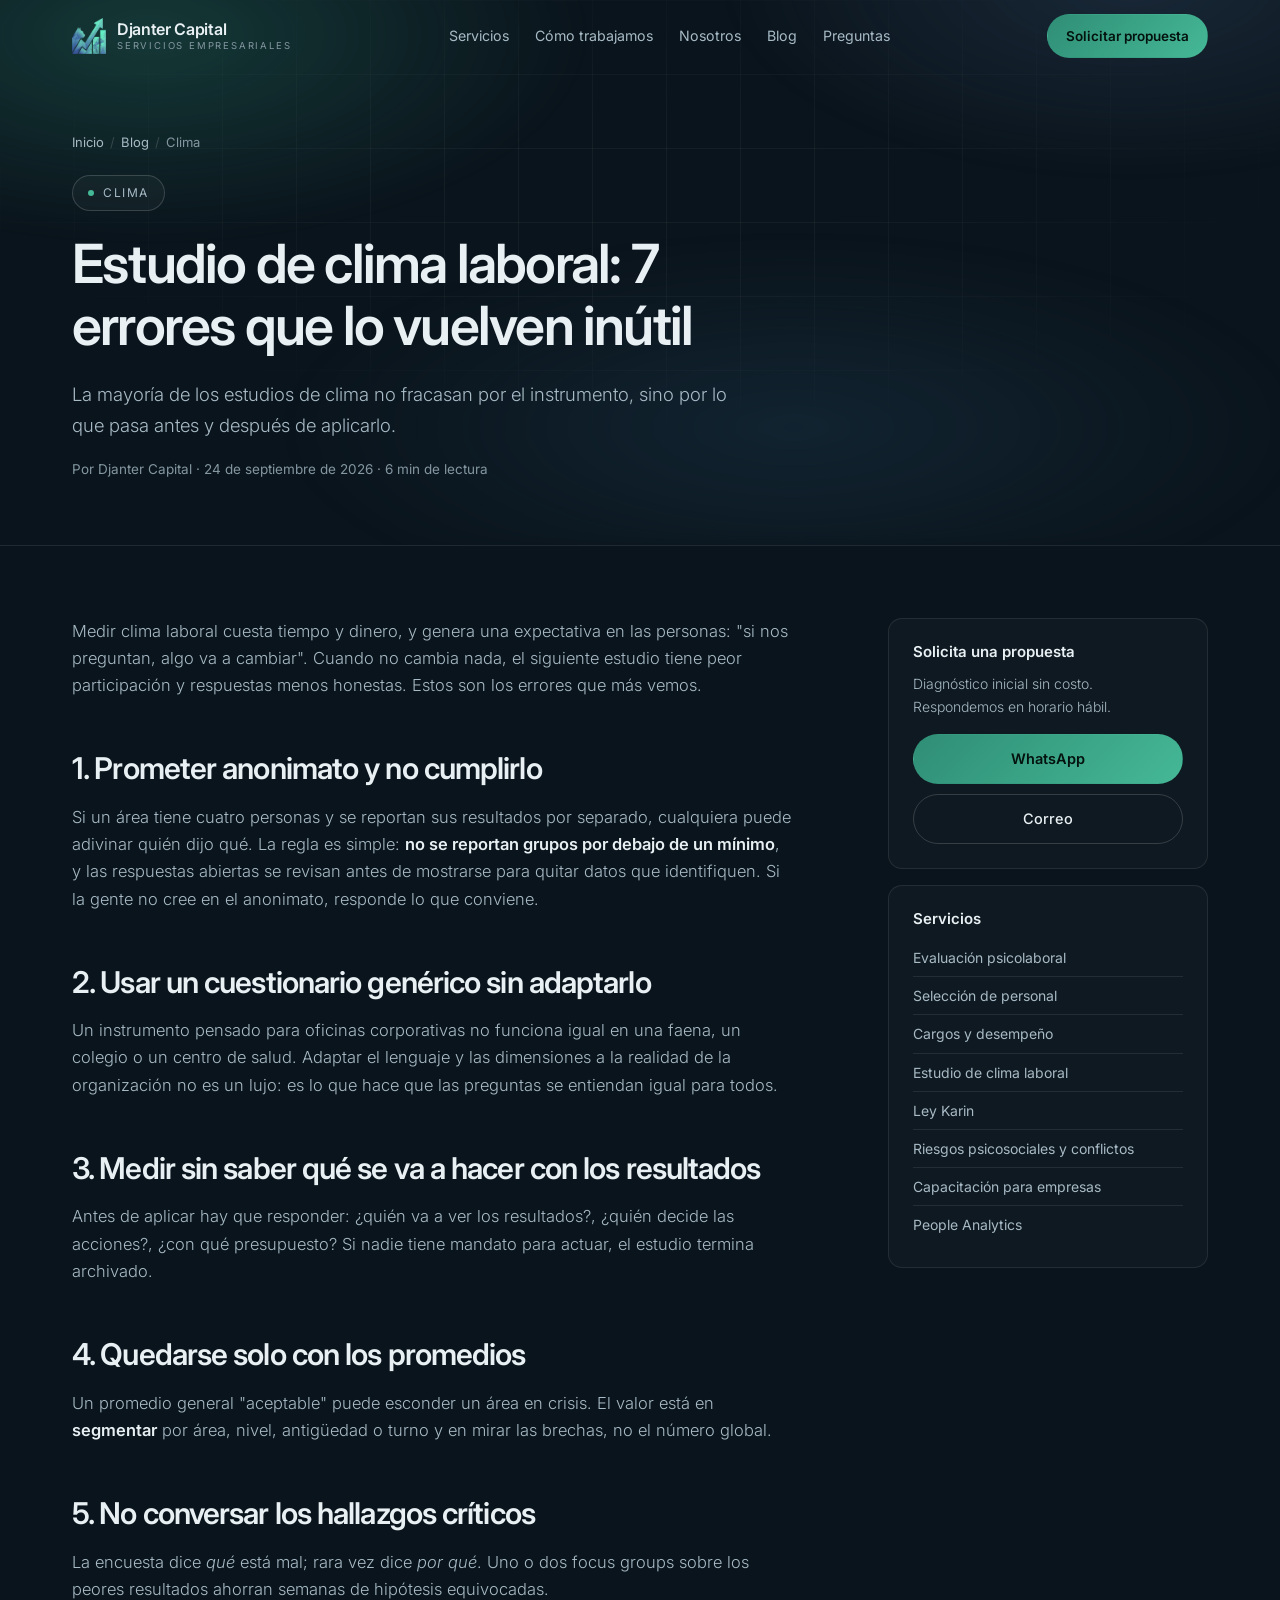
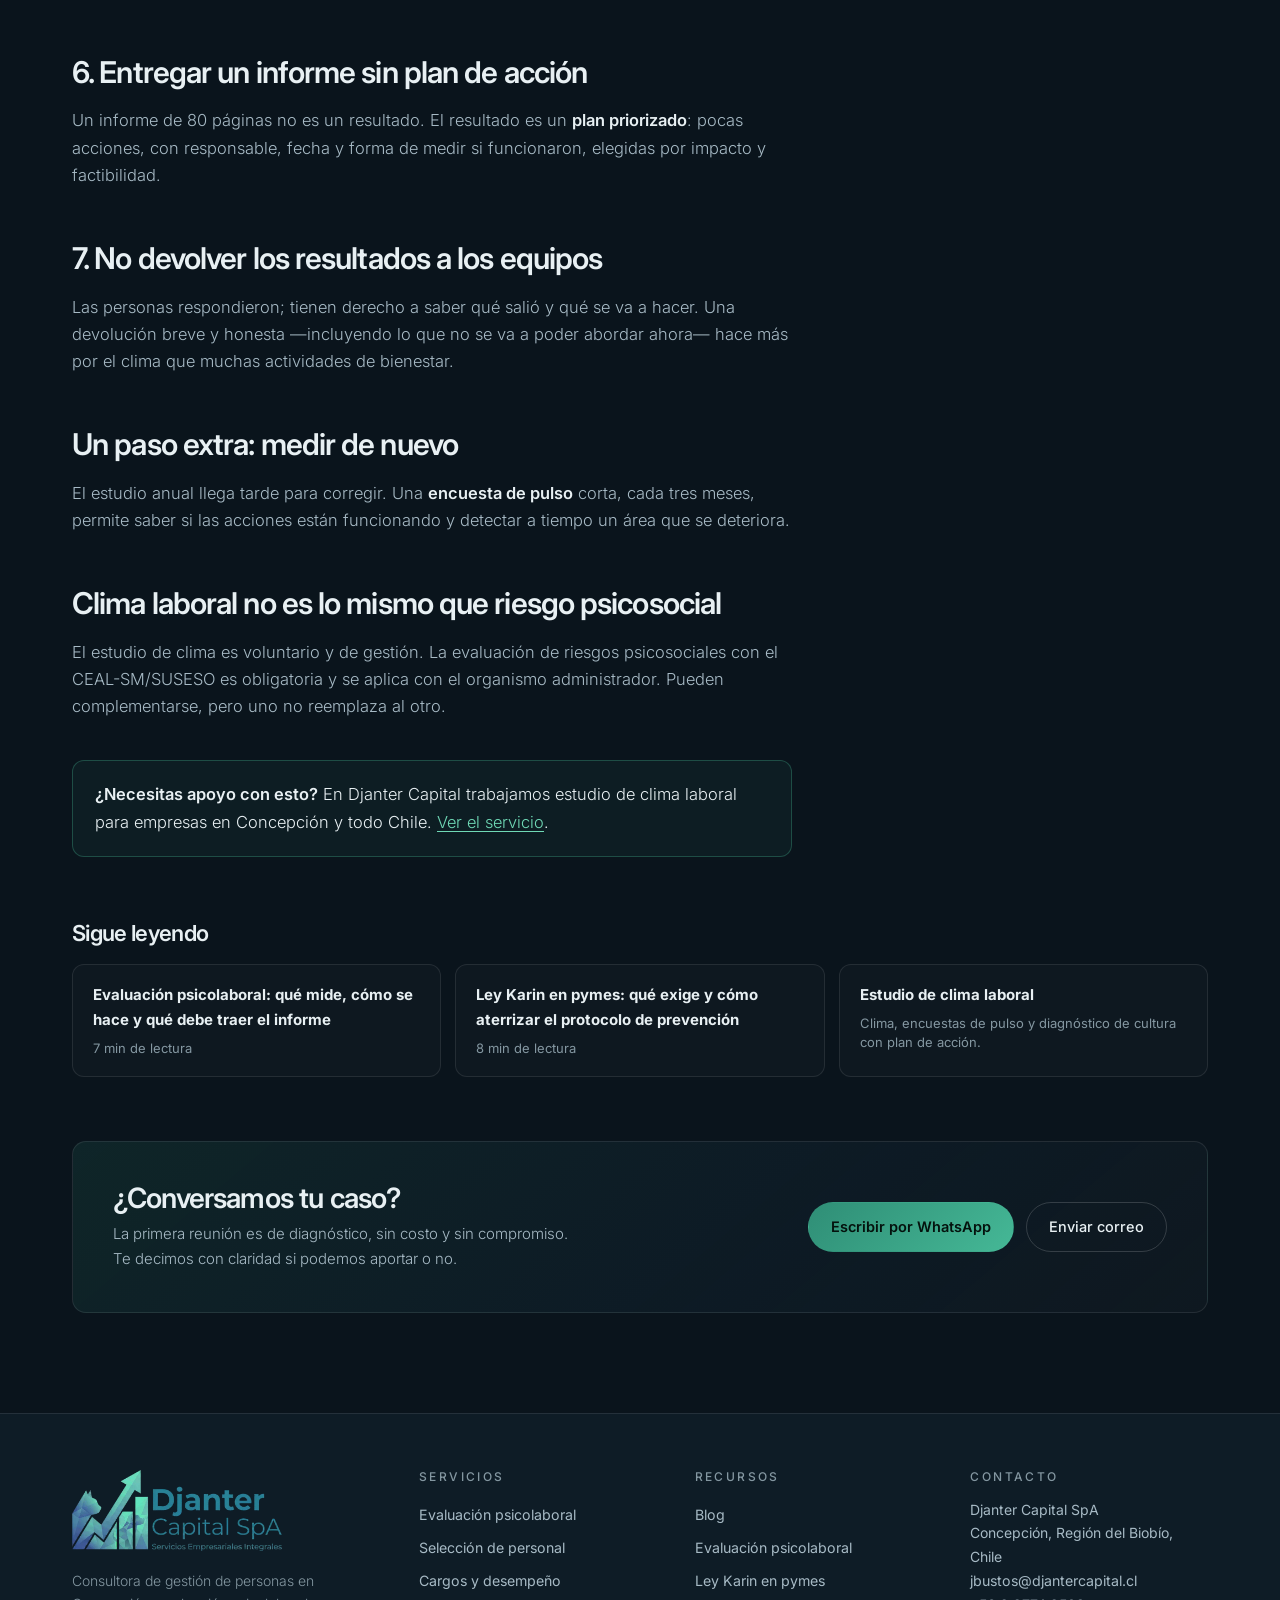
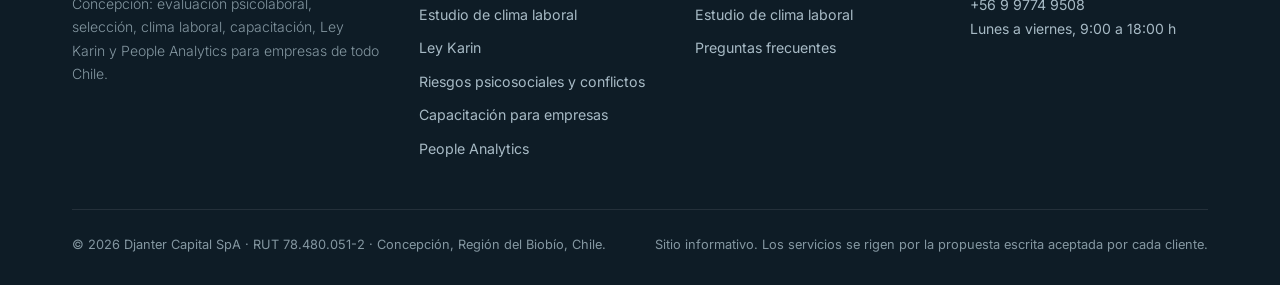
<file: blog/estudio-de-clima-laboral-errores/index.html>
<!DOCTYPE html>
<html lang="es-CL">
<head>
<meta charset="utf-8">
<meta name="viewport" content="width=device-width, initial-scale=1">
<title>Estudio de clima laboral: 7 errores que lo vuelven inútil</title>
<meta name="description" content="Los errores más comunes al medir clima laboral —anonimato débil, preguntas genéricas, resultados sin plan— y cómo evitarlos.">
<link rel="canonical" href="https://djantercapital.cl/blog/estudio-de-clima-laboral-errores/">
<meta name="robots" content="index, follow, max-image-preview:large">
<meta name="author" content="Djanter Capital SpA">
<meta name="theme-color" content="#0A141C">
<meta property="og:type" content="article">
<meta property="og:site_name" content="Djanter Capital">
<meta property="og:title" content="Estudio de clima laboral: 7 errores que lo vuelven inútil">
<meta property="og:description" content="Los errores más comunes al medir clima laboral —anonimato débil, preguntas genéricas, resultados sin plan— y cómo evitarlos.">
<meta property="og:url" content="https://djantercapital.cl/blog/estudio-de-clima-laboral-errores/">
<meta property="og:image" content="https://djantercapital.cl/assets/og-djanter-capital.jpg">
<meta property="og:image:width" content="1200">
<meta property="og:image:height" content="630">
<meta property="og:image:alt" content="Djanter Capital SpA — consultora de gestión de personas en Concepción">
<meta property="og:locale" content="es_CL">
<meta name="twitter:card" content="summary_large_image">
<link rel="icon" href="/favicon.ico" sizes="any">
<link rel="icon" href="/favicon-48.png" type="image/png">
<link rel="apple-touch-icon" href="/apple-touch-icon.png">
<link rel="preconnect" href="https://fonts.googleapis.com">
<link rel="preconnect" href="https://fonts.gstatic.com" crossorigin>
<link href="https://fonts.googleapis.com/css2?family=Inter:wght@300;400;500;600;700&amp;display=swap" rel="stylesheet">
<link rel="stylesheet" href="/assets/site.css">
<noscript><style>.rv{opacity:1;transform:none}#pre{display:none}body.is-loading{overflow:auto}</style></noscript>
<meta property="article:published_time" content="2026-09-24">
<script type="application/ld+json">
{
 "@context": "https://schema.org",
 "@type": "BlogPosting",
 "@id": "https://djantercapital.cl/blog/estudio-de-clima-laboral-errores/#article",
 "headline": "Estudio de clima laboral: 7 errores que lo vuelven inútil",
 "description": "Los errores más comunes al medir clima laboral —anonimato débil, preguntas genéricas, resultados sin plan— y cómo evitarlos.",
 "inLanguage": "es-CL",
 "datePublished": "2026-09-24",
 "dateModified": "2026-09-24",
 "mainEntityOfPage": "https://djantercapital.cl/blog/estudio-de-clima-laboral-errores/",
 "image": "https://djantercapital.cl/assets/og-djanter-capital.jpg",
 "author": {
  "@type": "Organization",
  "name": "Djanter Capital SpA",
  "url": "https://djantercapital.cl/"
 },
 "publisher": {
  "@id": "https://djantercapital.cl/#org"
 }
}
</script>
<script type="application/ld+json">
{
 "@context": "https://schema.org",
 "@type": "BreadcrumbList",
 "itemListElement": [
  {
   "@type": "ListItem",
   "position": 1,
   "name": "Inicio",
   "item": "https://djantercapital.cl/"
  },
  {
   "@type": "ListItem",
   "position": 2,
   "name": "Blog",
   "item": "https://djantercapital.cl/blog/"
  },
  {
   "@type": "ListItem",
   "position": 3,
   "name": "Estudio de clima laboral: 7 errores que lo vuelven inútil",
   "item": "https://djantercapital.cl/blog/estudio-de-clima-laboral-errores/"
  }
 ]
}
</script>
</head>
<body>

<div id="scrollbar" aria-hidden="true"><i id="scrollbarFill"></i></div>

<!-- ====================== HEADER ====================== -->
<header id="hdr">
  <div class="wrap bar">
    <a href="/" class="mark" aria-label="Djanter Capital — inicio">
      <img src="/assets/isotipo-djanter.webp" alt="" width="34" height="36">
      <span class="wm"><b>Djanter Capital</b><span>Servicios empresariales</span></span>
    </a>
    <nav class="main" aria-label="Principal">
      <a href="/#servicios">Servicios</a>
      <a href="/#proceso">Cómo trabajamos</a>
      <a href="/#nosotros">Nosotros</a>
      <a href="/blog/">Blog</a>
      <a href="/#faq">Preguntas</a>
    </nav>
    <a href="/#contacto" class="btn btn-p btn-sm">Solicitar propuesta</a>
    <button class="burger" id="burger" aria-label="Menú" aria-expanded="false" aria-controls="mob"><span></span><span></span><span></span></button>
  </div>
</header>

<div id="scrim"></div>
<nav id="mob" aria-label="Menú móvil">
  <a href="/">Inicio</a>
  <a href="/evaluacion-psicolaboral-concepcion/">Evaluación psicolaboral</a>
  <a href="/seleccion-de-personal-concepcion/">Selección de personal</a>
  <a href="/descripcion-de-cargos-y-evaluacion-de-desempeno/">Cargos y desempeño</a>
  <a href="/estudio-clima-laboral/">Estudio de clima laboral</a>
  <a href="/ley-karin-protocolo-capacitacion/">Ley Karin</a>
  <a href="/riesgos-psicosociales-y-conflictos-laborales/">Riesgos psicosociales y conflictos</a>
  <a href="/capacitacion-empresas-concepcion/">Capacitación para empresas</a>
  <a href="/people-analytics-power-bi-rrhh/">People Analytics</a>
  <a href="/blog/">Blog</a>
  <a href="/#faq">Preguntas frecuentes</a>
  <a href="/#contacto" class="btn btn-p">Solicitar propuesta</a>
</nav>

<main>
<section class="page-hero">
  <div class="hero-parallax" id="heroParallax" aria-hidden="true"><div class="mesh"></div><div class="grid-bg"></div></div>
  <div class="wrap">
    <nav class="crumbs rv" aria-label="Ruta de navegación"><ol><li><a href="/">Inicio</a></li><li><a href="/blog/">Blog</a></li><li aria-current="page">Clima</li></ol></nav>
    <span class="eyebrow rv" style="margin-top:22px"><span class="dot"></span> Clima</span>
    <h1 class="page rv">Estudio de clima laboral: 7 errores que lo vuelven inútil</h1>
    <p class="lede rv">La mayoría de los estudios de clima no fracasan por el instrumento, sino por lo que pasa antes y después de aplicarlo.</p>
    <p class="post-meta rv">Por Djanter Capital · <time datetime="2026-09-24">24 de septiembre de 2026</time> · 6 min de lectura</p>
  </div>
</section>

<section style="padding-top:72px">
  <div class="wrap layout">
    <article class="prose rv">

<p>Medir clima laboral cuesta tiempo y dinero, y genera una expectativa en las personas: "si nos preguntan, algo va a cambiar". Cuando no cambia nada, el siguiente estudio tiene peor participación y respuestas menos honestas. Estos son los errores que más vemos.</p>

<h2>1. Prometer anonimato y no cumplirlo</h2>
<p>Si un área tiene cuatro personas y se reportan sus resultados por separado, cualquiera puede adivinar quién dijo qué. La regla es simple: <strong>no se reportan grupos por debajo de un mínimo</strong>, y las respuestas abiertas se revisan antes de mostrarse para quitar datos que identifiquen. Si la gente no cree en el anonimato, responde lo que conviene.</p>

<h2>2. Usar un cuestionario genérico sin adaptarlo</h2>
<p>Un instrumento pensado para oficinas corporativas no funciona igual en una faena, un colegio o un centro de salud. Adaptar el lenguaje y las dimensiones a la realidad de la organización no es un lujo: es lo que hace que las preguntas se entiendan igual para todos.</p>

<h2>3. Medir sin saber qué se va a hacer con los resultados</h2>
<p>Antes de aplicar hay que responder: ¿quién va a ver los resultados?, ¿quién decide las acciones?, ¿con qué presupuesto? Si nadie tiene mandato para actuar, el estudio termina archivado.</p>

<h2>4. Quedarse solo con los promedios</h2>
<p>Un promedio general "aceptable" puede esconder un área en crisis. El valor está en <strong>segmentar</strong> por área, nivel, antigüedad o turno y en mirar las brechas, no el número global.</p>

<h2>5. No conversar los hallazgos críticos</h2>
<p>La encuesta dice <em>qué</em> está mal; rara vez dice <em>por qué</em>. Uno o dos focus groups sobre los peores resultados ahorran semanas de hipótesis equivocadas.</p>

<h2>6. Entregar un informe sin plan de acción</h2>
<p>Un informe de 80 páginas no es un resultado. El resultado es un <strong>plan priorizado</strong>: pocas acciones, con responsable, fecha y forma de medir si funcionaron, elegidas por impacto y factibilidad.</p>

<h2>7. No devolver los resultados a los equipos</h2>
<p>Las personas respondieron; tienen derecho a saber qué salió y qué se va a hacer. Una devolución breve y honesta —incluyendo lo que no se va a poder abordar ahora— hace más por el clima que muchas actividades de bienestar.</p>

<h2>Un paso extra: medir de nuevo</h2>
<p>El estudio anual llega tarde para corregir. Una <strong>encuesta de pulso</strong> corta, cada tres meses, permite saber si las acciones están funcionando y detectar a tiempo un área que se deteriora.</p>

<h2>Clima laboral no es lo mismo que riesgo psicosocial</h2>
<p>El estudio de clima es voluntario y de gestión. La evaluación de riesgos psicosociales con el CEAL-SM/SUSESO es obligatoria y se aplica con el organismo administrador. Pueden complementarse, pero uno no reemplaza al otro.</p>

<div class="callout" style="margin-top:40px">
  <p><strong>¿Necesitas apoyo con esto?</strong> En Djanter Capital trabajamos estudio de clima laboral para empresas en Concepción y todo Chile. <a href="/estudio-clima-laboral/">Ver el servicio</a>.</p>
</div>
    </article>
    <aside class="aside">
      <div class="box">
        <h2>Solicita una propuesta</h2>
        <p>Diagnóstico inicial sin costo. Respondemos en horario hábil.</p>
        <a class="btn btn-p" href="https://wa.me/56997749508" data-contact="wsp" target="_blank" rel="noopener">WhatsApp</a>
        <a class="btn btn-g" style="margin-top:10px" href="mailto:jbustos@djantercapital.cl" data-contact="mail">Correo</a>
      </div>
      <div class="box">
        <h2>Servicios</h2>
        <a class="lnk" href="/evaluacion-psicolaboral-concepcion/">Evaluación psicolaboral</a>
        <a class="lnk" href="/seleccion-de-personal-concepcion/">Selección de personal</a>
        <a class="lnk" href="/descripcion-de-cargos-y-evaluacion-de-desempeno/">Cargos y desempeño</a>
        <a class="lnk" href="/estudio-clima-laboral/">Estudio de clima laboral</a>
        <a class="lnk" href="/ley-karin-protocolo-capacitacion/">Ley Karin</a>
        <a class="lnk" href="/riesgos-psicosociales-y-conflictos-laborales/">Riesgos psicosociales y conflictos</a>
        <a class="lnk" href="/capacitacion-empresas-concepcion/">Capacitación para empresas</a>
        <a class="lnk" href="/people-analytics-power-bi-rrhh/">People Analytics</a>
      </div>
    </aside>
  </div>
  <div class="wrap">
    <div class="related rv">
      <h2>Sigue leyendo</h2>
      <div class="rel-grid"><a href="/blog/que-es-una-evaluacion-psicolaboral/"><b>Evaluación psicolaboral: qué mide, cómo se hace y qué debe traer el informe</b><span>7 min de lectura</span></a><a href="/blog/ley-karin-protocolo-prevencion-pymes/"><b>Ley Karin en pymes: qué exige y cómo aterrizar el protocolo de prevención</b><span>8 min de lectura</span></a><a href="/estudio-clima-laboral/"><b>Estudio de clima laboral</b><span>Clima, encuestas de pulso y diagnóstico de cultura con plan de acción.</span></a></div>
    </div>

    <div class="cta-band rv">
      <div>
        <h2>¿Conversamos tu caso?</h2>
        <p>La primera reunión es de diagnóstico, sin costo y sin compromiso. Te decimos con claridad si podemos aportar o no.</p>
      </div>
      <div class="acts">
        <a class="btn btn-p" href="https://wa.me/56997749508" data-contact="wsp" target="_blank" rel="noopener">Escribir por WhatsApp</a>
        <a class="btn btn-g" href="mailto:jbustos@djantercapital.cl" data-contact="mail">Enviar correo</a>
      </div>
    </div>
  </div>
</section>
</main>

<!-- ====================== FOOTER ====================== -->
<footer>
  <div class="wrap">
    <div class="f-grid">
      <div>
        <img class="f-logo" src="/assets/logo-djanter-capital.webp" alt="Djanter Capital SpA — Servicios Empresariales Integrales" width="210" height="82">
        <p class="desc">Consultora de gestión de personas en Concepción: evaluación psicolaboral, selección, clima laboral, capacitación, Ley Karin y People Analytics para empresas de todo Chile.</p>
      </div>
      <div>
        <h2 class="fh">Servicios</h2>
        <a href="/evaluacion-psicolaboral-concepcion/">Evaluación psicolaboral</a>
        <a href="/seleccion-de-personal-concepcion/">Selección de personal</a>
        <a href="/descripcion-de-cargos-y-evaluacion-de-desempeno/">Cargos y desempeño</a>
        <a href="/estudio-clima-laboral/">Estudio de clima laboral</a>
        <a href="/ley-karin-protocolo-capacitacion/">Ley Karin</a>
        <a href="/riesgos-psicosociales-y-conflictos-laborales/">Riesgos psicosociales y conflictos</a>
        <a href="/capacitacion-empresas-concepcion/">Capacitación para empresas</a>
        <a href="/people-analytics-power-bi-rrhh/">People Analytics</a>
      </div>
      <div>
        <h2 class="fh">Recursos</h2>
        <a href="/blog/">Blog</a>
        <a href="/blog/que-es-una-evaluacion-psicolaboral/">Evaluación psicolaboral</a>
        <a href="/blog/ley-karin-protocolo-prevencion-pymes/">Ley Karin en pymes</a>
        <a href="/blog/estudio-de-clima-laboral-errores/">Estudio de clima laboral</a>
        <a href="/#faq">Preguntas frecuentes</a>
      </div>
      <div>
        <h2 class="fh">Contacto</h2>
        <address>
          Djanter Capital SpA<br>
          Concepción, Región del Biobío, Chile<br>
          <a href="mailto:jbustos@djantercapital.cl" data-contact="mail">jbustos@djantercapital.cl</a><br>
          <a href="tel:+56997749508" data-contact="tel">+56 9 9774 9508</a><br>
          Lunes a viernes, 9:00 a 18:00 h
        </address>
      </div>
    </div>
    <div class="legal">
      <span>© <span id="yr">2026</span> Djanter Capital SpA · RUT 78.480.051-2 · Concepción, Región del Biobío, Chile.</span>
      <span>Sitio informativo. Los servicios se rigen por la propuesta escrita aceptada por cada cliente.</span>
    </div>
  </div>
</footer>

<script src="/assets/site.js" defer></script>
</body>
</html>
</file>
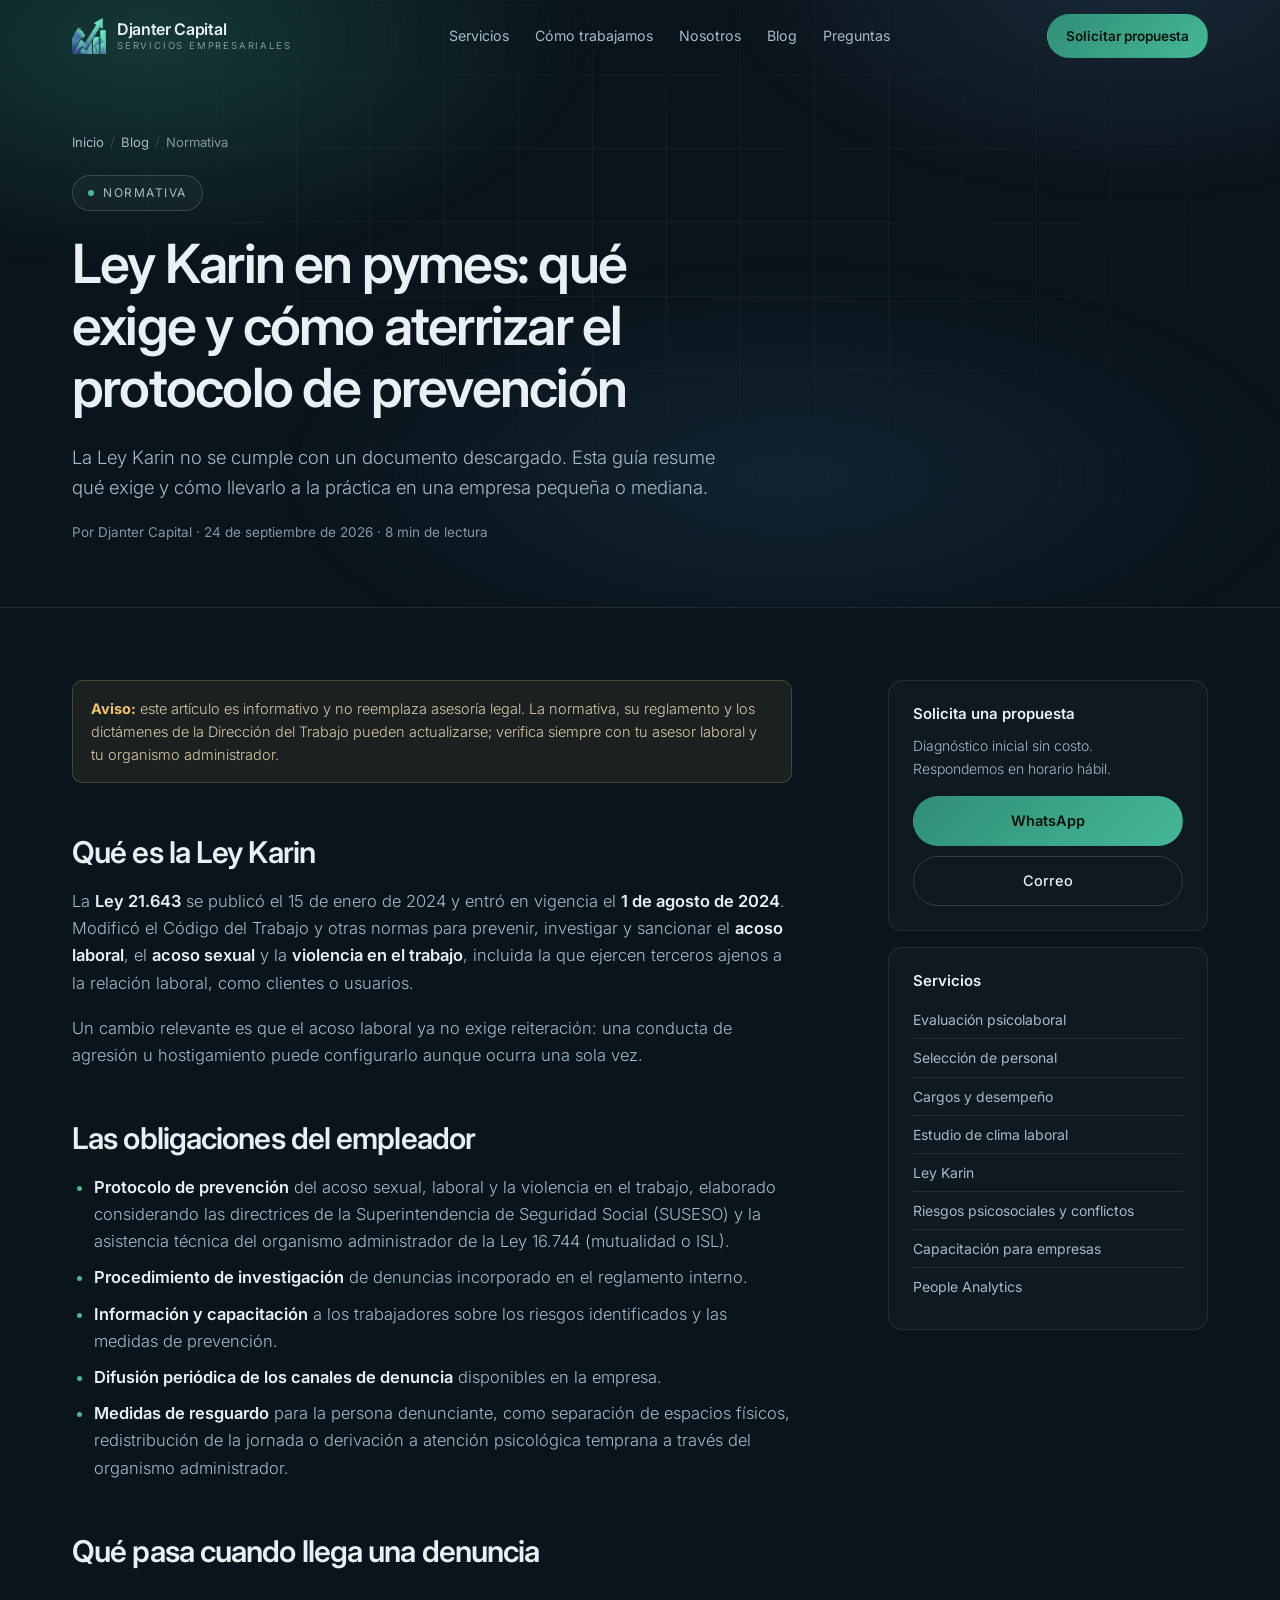
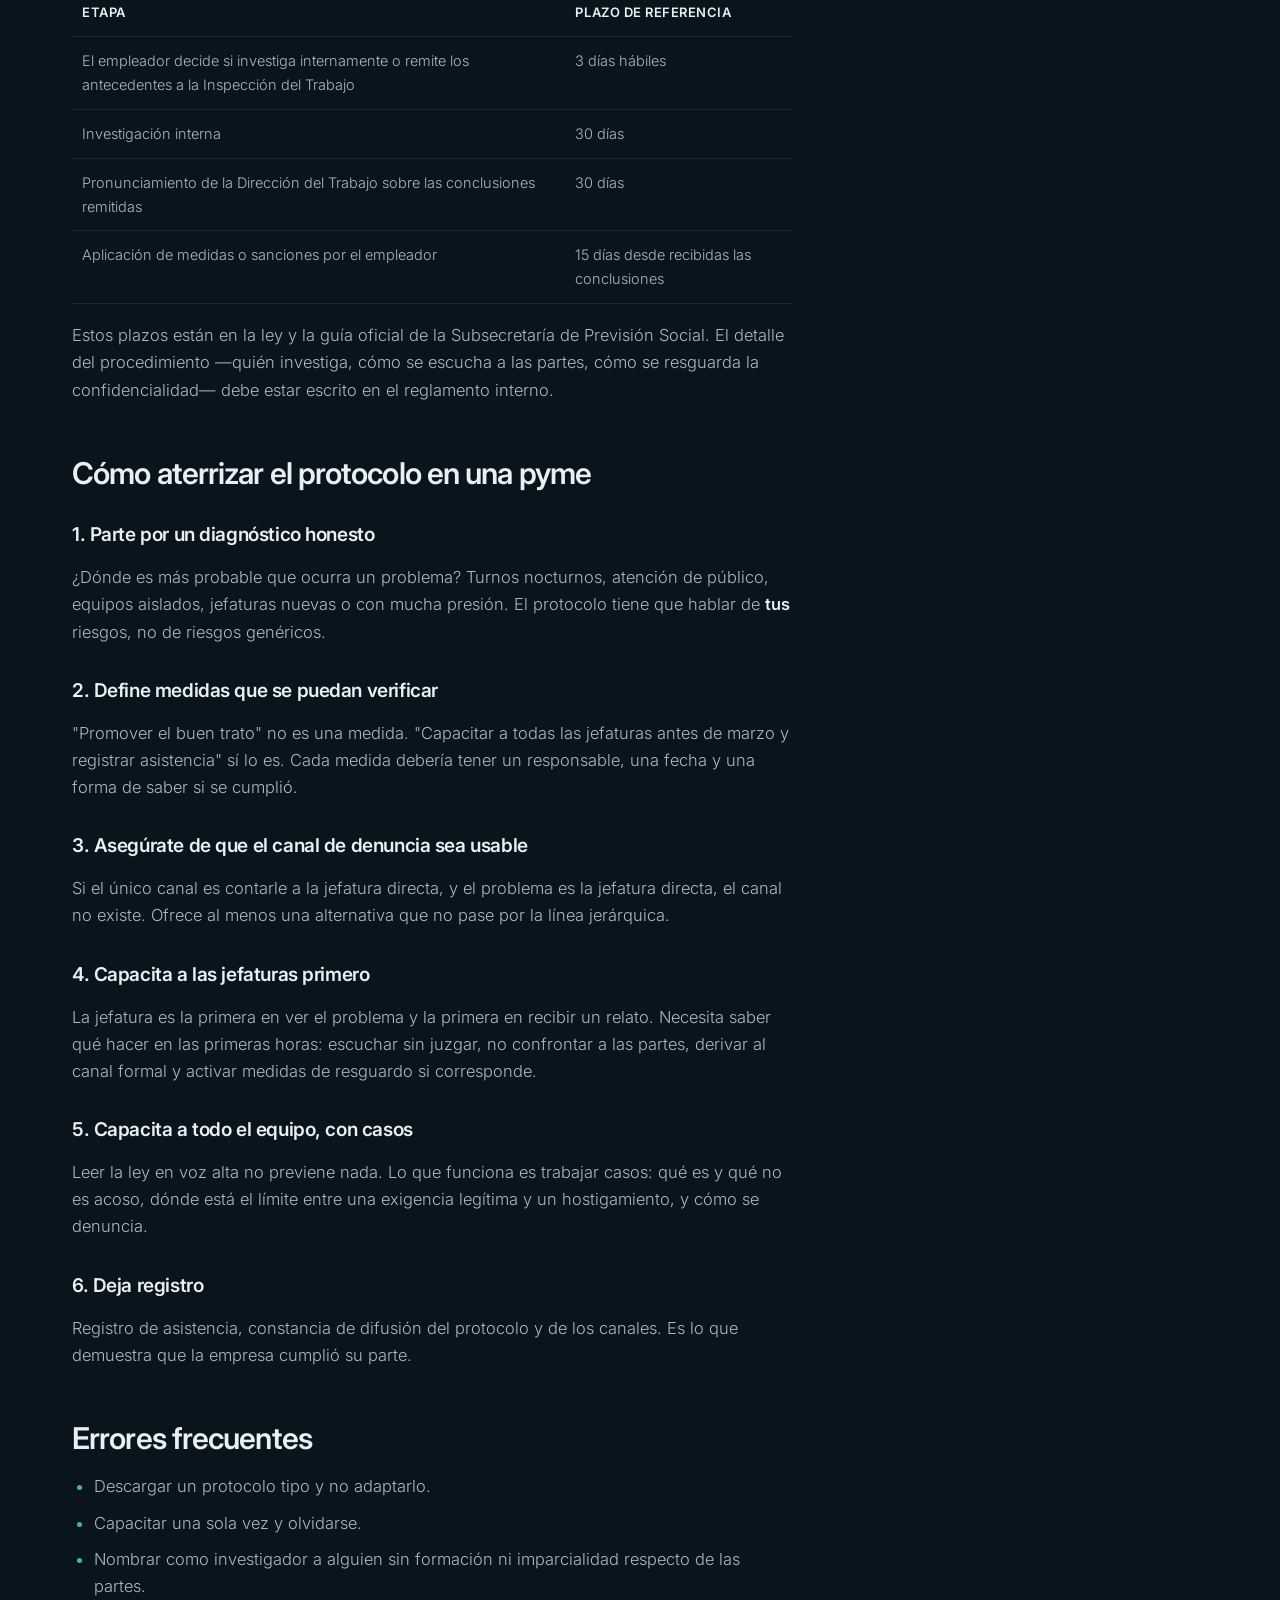
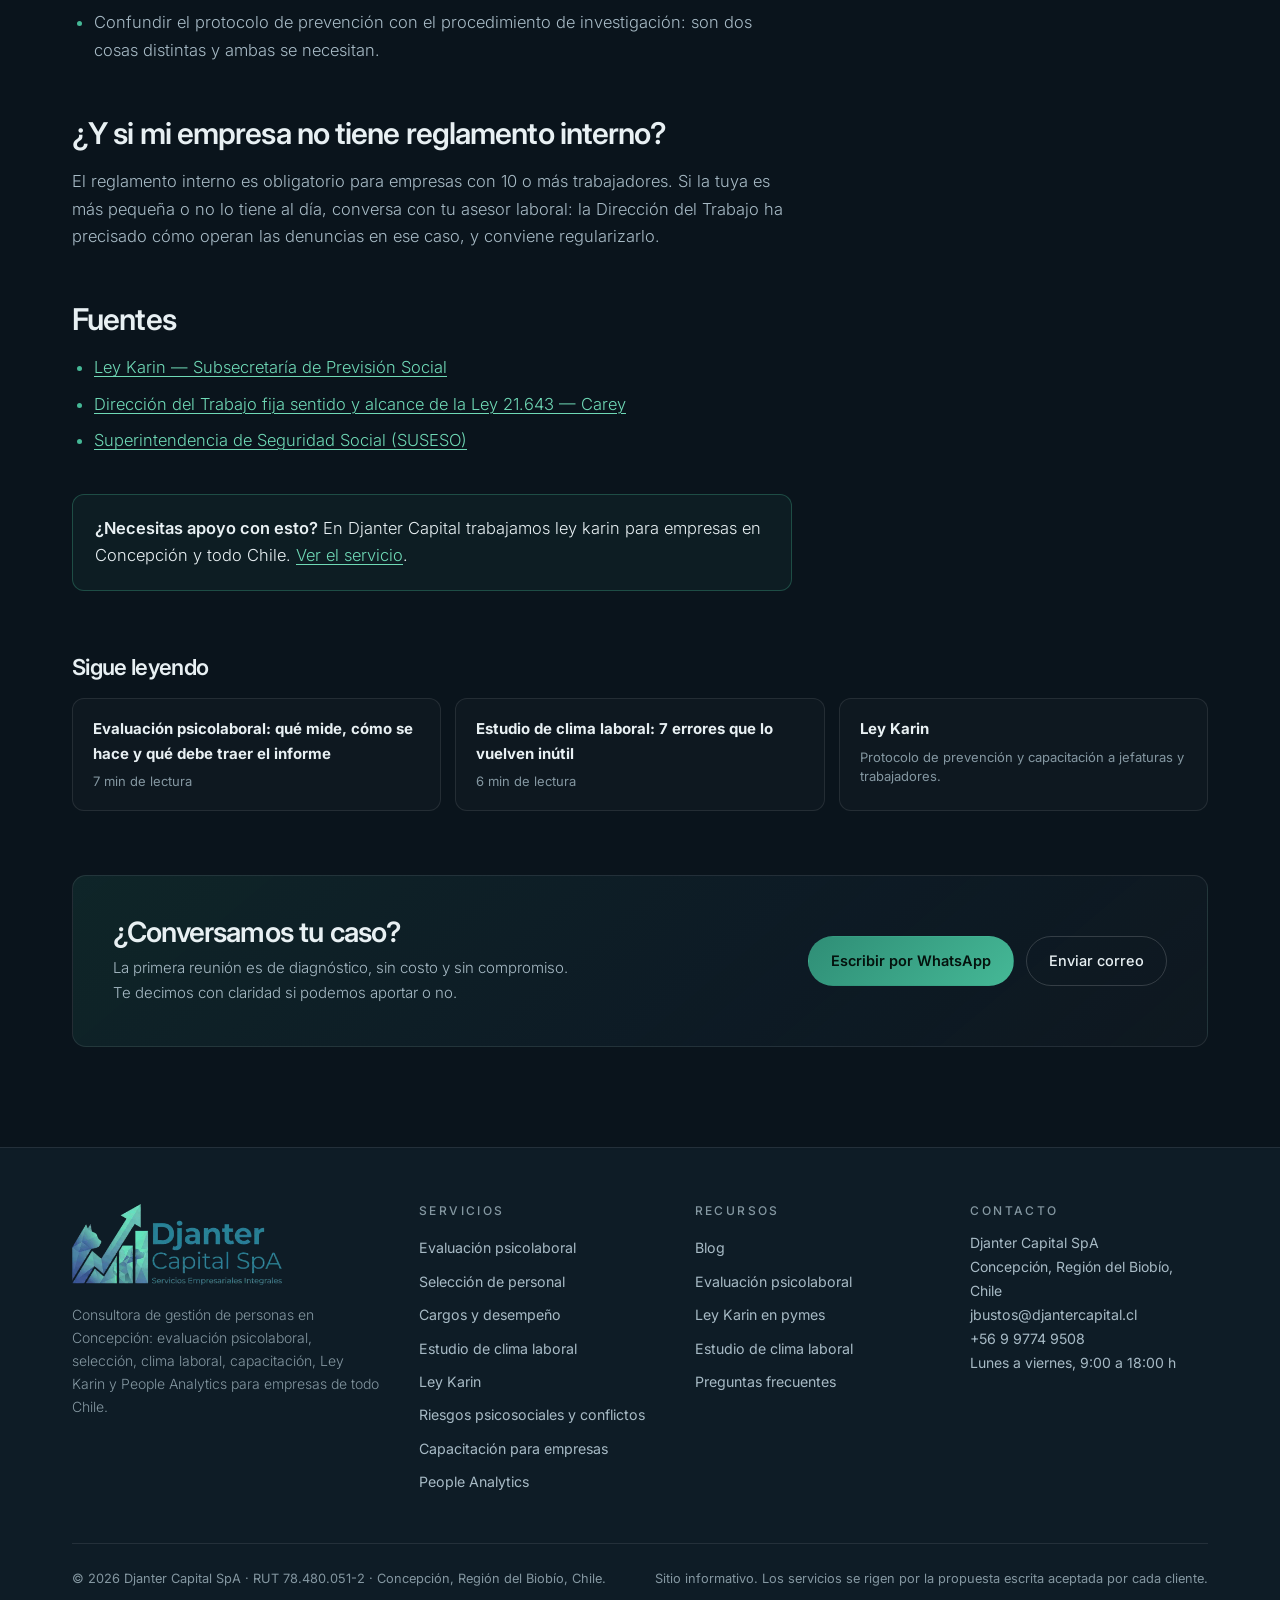
<file: blog/ley-karin-protocolo-prevencion-pymes/index.html>
<!DOCTYPE html>
<html lang="es-CL">
<head>
<meta charset="utf-8">
<meta name="viewport" content="width=device-width, initial-scale=1">
<title>Ley Karin en pymes: qué exige y cómo aplicar el protocolo</title>
<meta name="description" content="Guía práctica de la Ley 21.643 para pymes: obligaciones del empleador, plazos de una denuncia, medidas de resguardo y cómo aplicar el protocolo.">
<link rel="canonical" href="https://djantercapital.cl/blog/ley-karin-protocolo-prevencion-pymes/">
<meta name="robots" content="index, follow, max-image-preview:large">
<meta name="author" content="Djanter Capital SpA">
<meta name="theme-color" content="#0A141C">
<meta property="og:type" content="article">
<meta property="og:site_name" content="Djanter Capital">
<meta property="og:title" content="Ley Karin en pymes: qué exige y cómo aplicar el protocolo">
<meta property="og:description" content="Guía práctica de la Ley 21.643 para pymes: obligaciones del empleador, plazos de una denuncia, medidas de resguardo y cómo aplicar el protocolo.">
<meta property="og:url" content="https://djantercapital.cl/blog/ley-karin-protocolo-prevencion-pymes/">
<meta property="og:image" content="https://djantercapital.cl/assets/og-djanter-capital.jpg">
<meta property="og:image:width" content="1200">
<meta property="og:image:height" content="630">
<meta property="og:image:alt" content="Djanter Capital SpA — consultora de gestión de personas en Concepción">
<meta property="og:locale" content="es_CL">
<meta name="twitter:card" content="summary_large_image">
<link rel="icon" href="/favicon.ico" sizes="any">
<link rel="icon" href="/favicon-48.png" type="image/png">
<link rel="apple-touch-icon" href="/apple-touch-icon.png">
<link rel="preconnect" href="https://fonts.googleapis.com">
<link rel="preconnect" href="https://fonts.gstatic.com" crossorigin>
<link href="https://fonts.googleapis.com/css2?family=Inter:wght@300;400;500;600;700&amp;display=swap" rel="stylesheet">
<link rel="stylesheet" href="/assets/site.css">
<noscript><style>.rv{opacity:1;transform:none}#pre{display:none}body.is-loading{overflow:auto}</style></noscript>
<meta property="article:published_time" content="2026-09-24">
<script type="application/ld+json">
{
 "@context": "https://schema.org",
 "@type": "BlogPosting",
 "@id": "https://djantercapital.cl/blog/ley-karin-protocolo-prevencion-pymes/#article",
 "headline": "Ley Karin en pymes: qué exige y cómo aterrizar el protocolo de prevención",
 "description": "Guía práctica de la Ley 21.643 para pymes: obligaciones del empleador, plazos de una denuncia, medidas de resguardo y cómo aplicar el protocolo.",
 "inLanguage": "es-CL",
 "datePublished": "2026-09-24",
 "dateModified": "2026-09-24",
 "mainEntityOfPage": "https://djantercapital.cl/blog/ley-karin-protocolo-prevencion-pymes/",
 "image": "https://djantercapital.cl/assets/og-djanter-capital.jpg",
 "author": {
  "@type": "Organization",
  "name": "Djanter Capital SpA",
  "url": "https://djantercapital.cl/"
 },
 "publisher": {
  "@id": "https://djantercapital.cl/#org"
 }
}
</script>
<script type="application/ld+json">
{
 "@context": "https://schema.org",
 "@type": "BreadcrumbList",
 "itemListElement": [
  {
   "@type": "ListItem",
   "position": 1,
   "name": "Inicio",
   "item": "https://djantercapital.cl/"
  },
  {
   "@type": "ListItem",
   "position": 2,
   "name": "Blog",
   "item": "https://djantercapital.cl/blog/"
  },
  {
   "@type": "ListItem",
   "position": 3,
   "name": "Ley Karin en pymes: qué exige y cómo aterrizar el protocolo de prevención",
   "item": "https://djantercapital.cl/blog/ley-karin-protocolo-prevencion-pymes/"
  }
 ]
}
</script>
</head>
<body>

<div id="scrollbar" aria-hidden="true"><i id="scrollbarFill"></i></div>

<!-- ====================== HEADER ====================== -->
<header id="hdr">
  <div class="wrap bar">
    <a href="/" class="mark" aria-label="Djanter Capital — inicio">
      <img src="/assets/isotipo-djanter.webp" alt="" width="34" height="36">
      <span class="wm"><b>Djanter Capital</b><span>Servicios empresariales</span></span>
    </a>
    <nav class="main" aria-label="Principal">
      <a href="/#servicios">Servicios</a>
      <a href="/#proceso">Cómo trabajamos</a>
      <a href="/#nosotros">Nosotros</a>
      <a href="/blog/">Blog</a>
      <a href="/#faq">Preguntas</a>
    </nav>
    <a href="/#contacto" class="btn btn-p btn-sm">Solicitar propuesta</a>
    <button class="burger" id="burger" aria-label="Menú" aria-expanded="false" aria-controls="mob"><span></span><span></span><span></span></button>
  </div>
</header>

<div id="scrim"></div>
<nav id="mob" aria-label="Menú móvil">
  <a href="/">Inicio</a>
  <a href="/evaluacion-psicolaboral-concepcion/">Evaluación psicolaboral</a>
  <a href="/seleccion-de-personal-concepcion/">Selección de personal</a>
  <a href="/descripcion-de-cargos-y-evaluacion-de-desempeno/">Cargos y desempeño</a>
  <a href="/estudio-clima-laboral/">Estudio de clima laboral</a>
  <a href="/ley-karin-protocolo-capacitacion/">Ley Karin</a>
  <a href="/riesgos-psicosociales-y-conflictos-laborales/">Riesgos psicosociales y conflictos</a>
  <a href="/capacitacion-empresas-concepcion/">Capacitación para empresas</a>
  <a href="/people-analytics-power-bi-rrhh/">People Analytics</a>
  <a href="/blog/">Blog</a>
  <a href="/#faq">Preguntas frecuentes</a>
  <a href="/#contacto" class="btn btn-p">Solicitar propuesta</a>
</nav>

<main>
<section class="page-hero">
  <div class="hero-parallax" id="heroParallax" aria-hidden="true"><div class="mesh"></div><div class="grid-bg"></div></div>
  <div class="wrap">
    <nav class="crumbs rv" aria-label="Ruta de navegación"><ol><li><a href="/">Inicio</a></li><li><a href="/blog/">Blog</a></li><li aria-current="page">Normativa</li></ol></nav>
    <span class="eyebrow rv" style="margin-top:22px"><span class="dot"></span> Normativa</span>
    <h1 class="page rv">Ley Karin en pymes: qué exige y cómo aterrizar el protocolo de prevención</h1>
    <p class="lede rv">La Ley Karin no se cumple con un documento descargado. Esta guía resume qué exige y cómo llevarlo a la práctica en una empresa pequeña o mediana.</p>
    <p class="post-meta rv">Por Djanter Capital · <time datetime="2026-09-24">24 de septiembre de 2026</time> · 8 min de lectura</p>
  </div>
</section>

<section style="padding-top:72px">
  <div class="wrap layout">
    <article class="prose rv">

<p class="note"><b>Aviso:</b> este artículo es informativo y no reemplaza asesoría legal. La normativa, su reglamento y los dictámenes de la Dirección del Trabajo pueden actualizarse; verifica siempre con tu asesor laboral y tu organismo administrador.</p>

<h2>Qué es la Ley Karin</h2>
<p>La <strong>Ley 21.643</strong> se publicó el 15 de enero de 2024 y entró en vigencia el <strong>1 de agosto de 2024</strong>. Modificó el Código del Trabajo y otras normas para prevenir, investigar y sancionar el <strong>acoso laboral</strong>, el <strong>acoso sexual</strong> y la <strong>violencia en el trabajo</strong>, incluida la que ejercen terceros ajenos a la relación laboral, como clientes o usuarios.</p>
<p>Un cambio relevante es que el acoso laboral ya no exige reiteración: una conducta de agresión u hostigamiento puede configurarlo aunque ocurra una sola vez.</p>

<h2>Las obligaciones del empleador</h2>
<ul>
  <li><strong>Protocolo de prevención</strong> del acoso sexual, laboral y la violencia en el trabajo, elaborado considerando las directrices de la Superintendencia de Seguridad Social (SUSESO) y la asistencia técnica del organismo administrador de la Ley 16.744 (mutualidad o ISL).</li>
  <li><strong>Procedimiento de investigación</strong> de denuncias incorporado en el reglamento interno.</li>
  <li><strong>Información y capacitación</strong> a los trabajadores sobre los riesgos identificados y las medidas de prevención.</li>
  <li><strong>Difusión periódica de los canales de denuncia</strong> disponibles en la empresa.</li>
  <li><strong>Medidas de resguardo</strong> para la persona denunciante, como separación de espacios físicos, redistribución de la jornada o derivación a atención psicológica temprana a través del organismo administrador.</li>
</ul>

<h2>Qué pasa cuando llega una denuncia</h2>
<table>
  <thead><tr><th>Etapa</th><th>Plazo de referencia</th></tr></thead>
  <tbody>
    <tr><td>El empleador decide si investiga internamente o remite los antecedentes a la Inspección del Trabajo</td><td>3 días hábiles</td></tr>
    <tr><td>Investigación interna</td><td>30 días</td></tr>
    <tr><td>Pronunciamiento de la Dirección del Trabajo sobre las conclusiones remitidas</td><td>30 días</td></tr>
    <tr><td>Aplicación de medidas o sanciones por el empleador</td><td>15 días desde recibidas las conclusiones</td></tr>
  </tbody>
</table>
<p>Estos plazos están en la ley y la guía oficial de la Subsecretaría de Previsión Social. El detalle del procedimiento —quién investiga, cómo se escucha a las partes, cómo se resguarda la confidencialidad— debe estar escrito en el reglamento interno.</p>

<h2>Cómo aterrizar el protocolo en una pyme</h2>
<h3>1. Parte por un diagnóstico honesto</h3>
<p>¿Dónde es más probable que ocurra un problema? Turnos nocturnos, atención de público, equipos aislados, jefaturas nuevas o con mucha presión. El protocolo tiene que hablar de <strong>tus</strong> riesgos, no de riesgos genéricos.</p>
<h3>2. Define medidas que se puedan verificar</h3>
<p>"Promover el buen trato" no es una medida. "Capacitar a todas las jefaturas antes de marzo y registrar asistencia" sí lo es. Cada medida debería tener un responsable, una fecha y una forma de saber si se cumplió.</p>
<h3>3. Asegúrate de que el canal de denuncia sea usable</h3>
<p>Si el único canal es contarle a la jefatura directa, y el problema es la jefatura directa, el canal no existe. Ofrece al menos una alternativa que no pase por la línea jerárquica.</p>
<h3>4. Capacita a las jefaturas primero</h3>
<p>La jefatura es la primera en ver el problema y la primera en recibir un relato. Necesita saber qué hacer en las primeras horas: escuchar sin juzgar, no confrontar a las partes, derivar al canal formal y activar medidas de resguardo si corresponde.</p>
<h3>5. Capacita a todo el equipo, con casos</h3>
<p>Leer la ley en voz alta no previene nada. Lo que funciona es trabajar casos: qué es y qué no es acoso, dónde está el límite entre una exigencia legítima y un hostigamiento, y cómo se denuncia.</p>
<h3>6. Deja registro</h3>
<p>Registro de asistencia, constancia de difusión del protocolo y de los canales. Es lo que demuestra que la empresa cumplió su parte.</p>

<h2>Errores frecuentes</h2>
<ul>
  <li>Descargar un protocolo tipo y no adaptarlo.</li>
  <li>Capacitar una sola vez y olvidarse.</li>
  <li>Nombrar como investigador a alguien sin formación ni imparcialidad respecto de las partes.</li>
  <li>Confundir el protocolo de prevención con el procedimiento de investigación: son dos cosas distintas y ambas se necesitan.</li>
</ul>

<h2>¿Y si mi empresa no tiene reglamento interno?</h2>
<p>El reglamento interno es obligatorio para empresas con 10 o más trabajadores. Si la tuya es más pequeña o no lo tiene al día, conversa con tu asesor laboral: la Dirección del Trabajo ha precisado cómo operan las denuncias en ese caso, y conviene regularizarlo.</p>

<h2>Fuentes</h2>
<ul><li><a href="https://previsionsocial.gob.cl/ley-karin/" target="_blank" rel="noopener">Ley Karin — Subsecretaría de Previsión Social</a></li><li><a href="https://www.carey.cl/ley-karin-direccion-del-trabajo-fija-sentido-y-alcance-de-las-modificaciones-establecidas-por-la-ley-n21-643-sobre-acoso-y-violencia-en-el-trabajo" target="_blank" rel="noopener">Dirección del Trabajo fija sentido y alcance de la Ley 21.643 — Carey</a></li><li><a href="https://www.suseso.cl/" target="_blank" rel="noopener">Superintendencia de Seguridad Social (SUSESO)</a></li></ul>
<div class="callout" style="margin-top:40px">
  <p><strong>¿Necesitas apoyo con esto?</strong> En Djanter Capital trabajamos ley karin para empresas en Concepción y todo Chile. <a href="/ley-karin-protocolo-capacitacion/">Ver el servicio</a>.</p>
</div>
    </article>
    <aside class="aside">
      <div class="box">
        <h2>Solicita una propuesta</h2>
        <p>Diagnóstico inicial sin costo. Respondemos en horario hábil.</p>
        <a class="btn btn-p" href="https://wa.me/56997749508" data-contact="wsp" target="_blank" rel="noopener">WhatsApp</a>
        <a class="btn btn-g" style="margin-top:10px" href="mailto:jbustos@djantercapital.cl" data-contact="mail">Correo</a>
      </div>
      <div class="box">
        <h2>Servicios</h2>
        <a class="lnk" href="/evaluacion-psicolaboral-concepcion/">Evaluación psicolaboral</a>
        <a class="lnk" href="/seleccion-de-personal-concepcion/">Selección de personal</a>
        <a class="lnk" href="/descripcion-de-cargos-y-evaluacion-de-desempeno/">Cargos y desempeño</a>
        <a class="lnk" href="/estudio-clima-laboral/">Estudio de clima laboral</a>
        <a class="lnk" href="/ley-karin-protocolo-capacitacion/">Ley Karin</a>
        <a class="lnk" href="/riesgos-psicosociales-y-conflictos-laborales/">Riesgos psicosociales y conflictos</a>
        <a class="lnk" href="/capacitacion-empresas-concepcion/">Capacitación para empresas</a>
        <a class="lnk" href="/people-analytics-power-bi-rrhh/">People Analytics</a>
      </div>
    </aside>
  </div>
  <div class="wrap">
    <div class="related rv">
      <h2>Sigue leyendo</h2>
      <div class="rel-grid"><a href="/blog/que-es-una-evaluacion-psicolaboral/"><b>Evaluación psicolaboral: qué mide, cómo se hace y qué debe traer el informe</b><span>7 min de lectura</span></a><a href="/blog/estudio-de-clima-laboral-errores/"><b>Estudio de clima laboral: 7 errores que lo vuelven inútil</b><span>6 min de lectura</span></a><a href="/ley-karin-protocolo-capacitacion/"><b>Ley Karin</b><span>Protocolo de prevención y capacitación a jefaturas y trabajadores.</span></a></div>
    </div>

    <div class="cta-band rv">
      <div>
        <h2>¿Conversamos tu caso?</h2>
        <p>La primera reunión es de diagnóstico, sin costo y sin compromiso. Te decimos con claridad si podemos aportar o no.</p>
      </div>
      <div class="acts">
        <a class="btn btn-p" href="https://wa.me/56997749508" data-contact="wsp" target="_blank" rel="noopener">Escribir por WhatsApp</a>
        <a class="btn btn-g" href="mailto:jbustos@djantercapital.cl" data-contact="mail">Enviar correo</a>
      </div>
    </div>
  </div>
</section>
</main>

<!-- ====================== FOOTER ====================== -->
<footer>
  <div class="wrap">
    <div class="f-grid">
      <div>
        <img class="f-logo" src="/assets/logo-djanter-capital.webp" alt="Djanter Capital SpA — Servicios Empresariales Integrales" width="210" height="82">
        <p class="desc">Consultora de gestión de personas en Concepción: evaluación psicolaboral, selección, clima laboral, capacitación, Ley Karin y People Analytics para empresas de todo Chile.</p>
      </div>
      <div>
        <h2 class="fh">Servicios</h2>
        <a href="/evaluacion-psicolaboral-concepcion/">Evaluación psicolaboral</a>
        <a href="/seleccion-de-personal-concepcion/">Selección de personal</a>
        <a href="/descripcion-de-cargos-y-evaluacion-de-desempeno/">Cargos y desempeño</a>
        <a href="/estudio-clima-laboral/">Estudio de clima laboral</a>
        <a href="/ley-karin-protocolo-capacitacion/">Ley Karin</a>
        <a href="/riesgos-psicosociales-y-conflictos-laborales/">Riesgos psicosociales y conflictos</a>
        <a href="/capacitacion-empresas-concepcion/">Capacitación para empresas</a>
        <a href="/people-analytics-power-bi-rrhh/">People Analytics</a>
      </div>
      <div>
        <h2 class="fh">Recursos</h2>
        <a href="/blog/">Blog</a>
        <a href="/blog/que-es-una-evaluacion-psicolaboral/">Evaluación psicolaboral</a>
        <a href="/blog/ley-karin-protocolo-prevencion-pymes/">Ley Karin en pymes</a>
        <a href="/blog/estudio-de-clima-laboral-errores/">Estudio de clima laboral</a>
        <a href="/#faq">Preguntas frecuentes</a>
      </div>
      <div>
        <h2 class="fh">Contacto</h2>
        <address>
          Djanter Capital SpA<br>
          Concepción, Región del Biobío, Chile<br>
          <a href="mailto:jbustos@djantercapital.cl" data-contact="mail">jbustos@djantercapital.cl</a><br>
          <a href="tel:+56997749508" data-contact="tel">+56 9 9774 9508</a><br>
          Lunes a viernes, 9:00 a 18:00 h
        </address>
      </div>
    </div>
    <div class="legal">
      <span>© <span id="yr">2026</span> Djanter Capital SpA · RUT 78.480.051-2 · Concepción, Región del Biobío, Chile.</span>
      <span>Sitio informativo. Los servicios se rigen por la propuesta escrita aceptada por cada cliente.</span>
    </div>
  </div>
</footer>

<script src="/assets/site.js" defer></script>
</body>
</html>
</file>
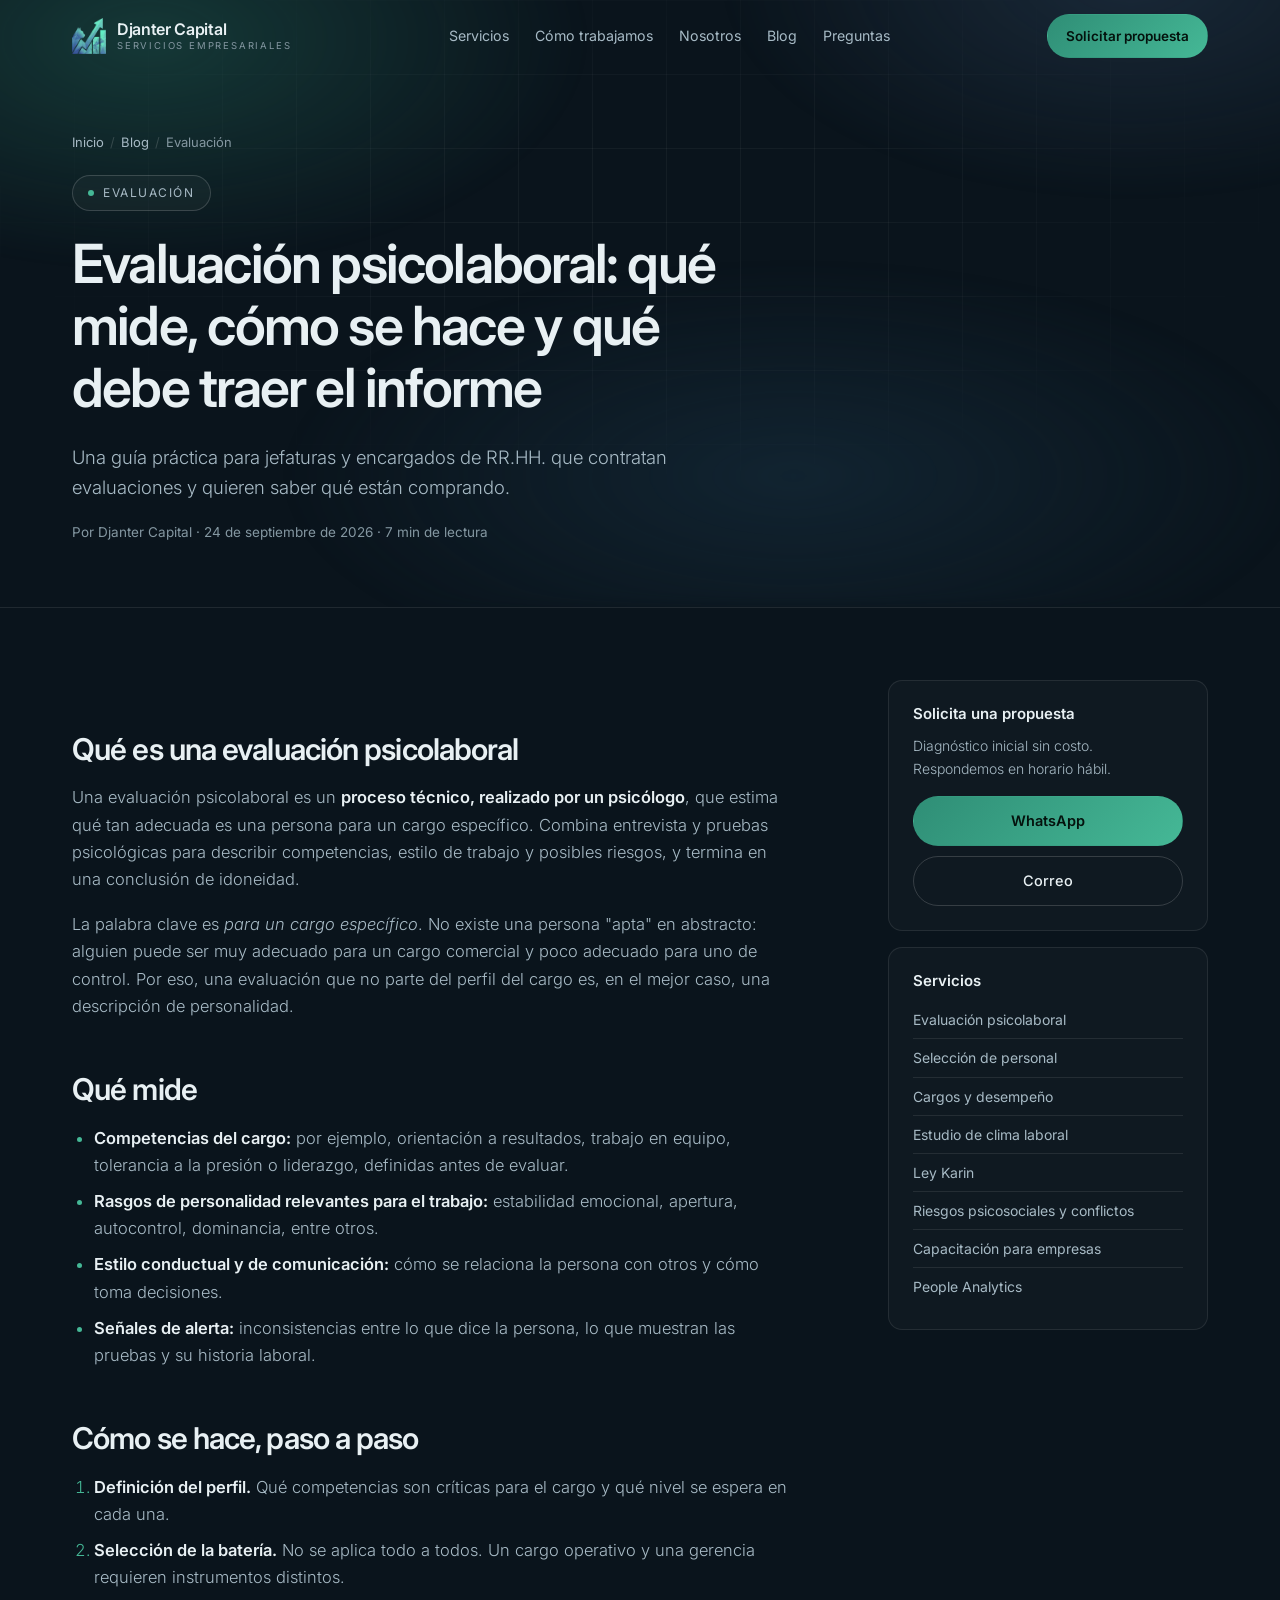
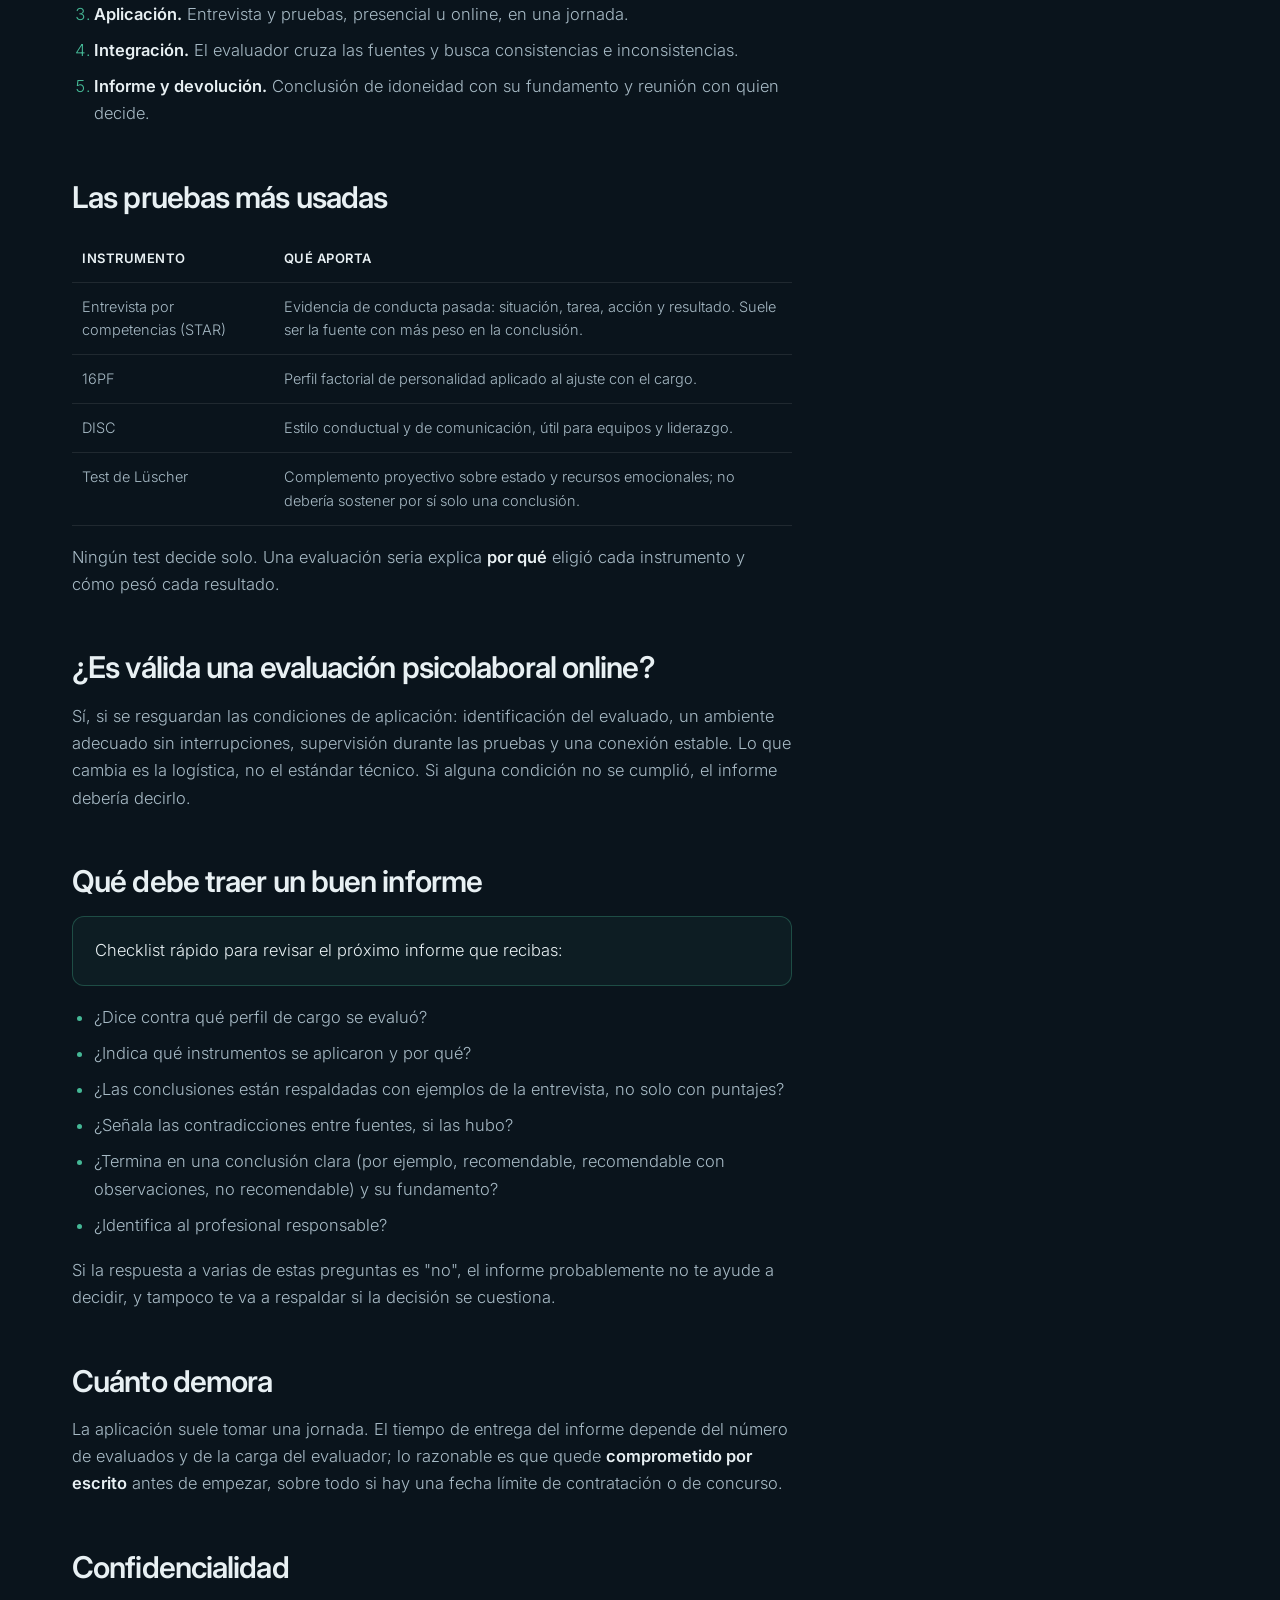
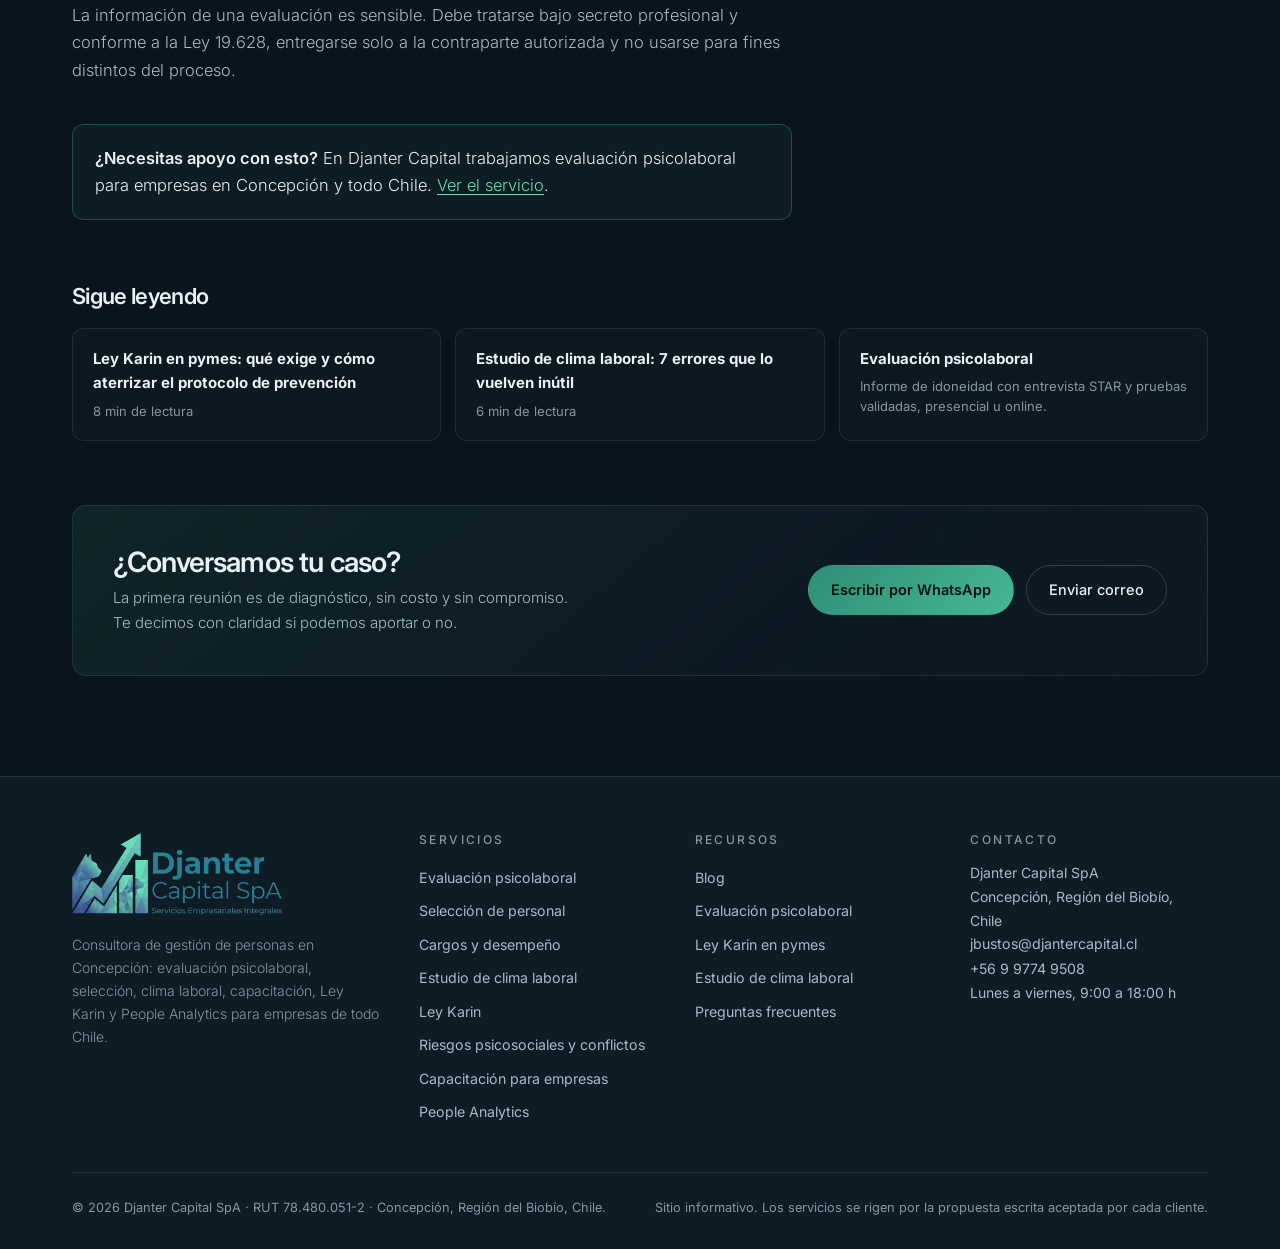
<file: blog/que-es-una-evaluacion-psicolaboral/index.html>
<!DOCTYPE html>
<html lang="es-CL">
<head>
<meta charset="utf-8">
<meta name="viewport" content="width=device-width, initial-scale=1">
<title>Evaluación psicolaboral: qué mide y qué debe traer el informe</title>
<meta name="description" content="Qué es una evaluación psicolaboral, qué pruebas usa (STAR, 16PF, DISC, Lüscher), si es válida online y cómo reconocer un informe que sirve para decidir.">
<link rel="canonical" href="https://djantercapital.cl/blog/que-es-una-evaluacion-psicolaboral/">
<meta name="robots" content="index, follow, max-image-preview:large">
<meta name="author" content="Djanter Capital SpA">
<meta name="theme-color" content="#0A141C">
<meta property="og:type" content="article">
<meta property="og:site_name" content="Djanter Capital">
<meta property="og:title" content="Evaluación psicolaboral: qué mide y qué debe traer el informe">
<meta property="og:description" content="Qué es una evaluación psicolaboral, qué pruebas usa (STAR, 16PF, DISC, Lüscher), si es válida online y cómo reconocer un informe que sirve para decidir.">
<meta property="og:url" content="https://djantercapital.cl/blog/que-es-una-evaluacion-psicolaboral/">
<meta property="og:image" content="https://djantercapital.cl/assets/og-djanter-capital.jpg">
<meta property="og:image:width" content="1200">
<meta property="og:image:height" content="630">
<meta property="og:image:alt" content="Djanter Capital SpA — consultora de gestión de personas en Concepción">
<meta property="og:locale" content="es_CL">
<meta name="twitter:card" content="summary_large_image">
<link rel="icon" href="/favicon.ico" sizes="any">
<link rel="icon" href="/favicon-48.png" type="image/png">
<link rel="apple-touch-icon" href="/apple-touch-icon.png">
<link rel="preconnect" href="https://fonts.googleapis.com">
<link rel="preconnect" href="https://fonts.gstatic.com" crossorigin>
<link href="https://fonts.googleapis.com/css2?family=Inter:wght@300;400;500;600;700&amp;display=swap" rel="stylesheet">
<link rel="stylesheet" href="/assets/site.css">
<noscript><style>.rv{opacity:1;transform:none}#pre{display:none}body.is-loading{overflow:auto}</style></noscript>
<meta property="article:published_time" content="2026-09-24">
<script type="application/ld+json">
{
 "@context": "https://schema.org",
 "@type": "BlogPosting",
 "@id": "https://djantercapital.cl/blog/que-es-una-evaluacion-psicolaboral/#article",
 "headline": "Evaluación psicolaboral: qué mide, cómo se hace y qué debe traer el informe",
 "description": "Qué es una evaluación psicolaboral, qué pruebas usa (STAR, 16PF, DISC, Lüscher), si es válida online y cómo reconocer un informe que sirve para decidir.",
 "inLanguage": "es-CL",
 "datePublished": "2026-09-24",
 "dateModified": "2026-09-24",
 "mainEntityOfPage": "https://djantercapital.cl/blog/que-es-una-evaluacion-psicolaboral/",
 "image": "https://djantercapital.cl/assets/og-djanter-capital.jpg",
 "author": {
  "@type": "Organization",
  "name": "Djanter Capital SpA",
  "url": "https://djantercapital.cl/"
 },
 "publisher": {
  "@id": "https://djantercapital.cl/#org"
 }
}
</script>
<script type="application/ld+json">
{
 "@context": "https://schema.org",
 "@type": "BreadcrumbList",
 "itemListElement": [
  {
   "@type": "ListItem",
   "position": 1,
   "name": "Inicio",
   "item": "https://djantercapital.cl/"
  },
  {
   "@type": "ListItem",
   "position": 2,
   "name": "Blog",
   "item": "https://djantercapital.cl/blog/"
  },
  {
   "@type": "ListItem",
   "position": 3,
   "name": "Evaluación psicolaboral: qué mide, cómo se hace y qué debe traer el informe",
   "item": "https://djantercapital.cl/blog/que-es-una-evaluacion-psicolaboral/"
  }
 ]
}
</script>
</head>
<body>

<div id="scrollbar" aria-hidden="true"><i id="scrollbarFill"></i></div>

<!-- ====================== HEADER ====================== -->
<header id="hdr">
  <div class="wrap bar">
    <a href="/" class="mark" aria-label="Djanter Capital — inicio">
      <img src="/assets/isotipo-djanter.webp" alt="" width="34" height="36">
      <span class="wm"><b>Djanter Capital</b><span>Servicios empresariales</span></span>
    </a>
    <nav class="main" aria-label="Principal">
      <a href="/#servicios">Servicios</a>
      <a href="/#proceso">Cómo trabajamos</a>
      <a href="/#nosotros">Nosotros</a>
      <a href="/blog/">Blog</a>
      <a href="/#faq">Preguntas</a>
    </nav>
    <a href="/#contacto" class="btn btn-p btn-sm">Solicitar propuesta</a>
    <button class="burger" id="burger" aria-label="Menú" aria-expanded="false" aria-controls="mob"><span></span><span></span><span></span></button>
  </div>
</header>

<div id="scrim"></div>
<nav id="mob" aria-label="Menú móvil">
  <a href="/">Inicio</a>
  <a href="/evaluacion-psicolaboral-concepcion/">Evaluación psicolaboral</a>
  <a href="/seleccion-de-personal-concepcion/">Selección de personal</a>
  <a href="/descripcion-de-cargos-y-evaluacion-de-desempeno/">Cargos y desempeño</a>
  <a href="/estudio-clima-laboral/">Estudio de clima laboral</a>
  <a href="/ley-karin-protocolo-capacitacion/">Ley Karin</a>
  <a href="/riesgos-psicosociales-y-conflictos-laborales/">Riesgos psicosociales y conflictos</a>
  <a href="/capacitacion-empresas-concepcion/">Capacitación para empresas</a>
  <a href="/people-analytics-power-bi-rrhh/">People Analytics</a>
  <a href="/blog/">Blog</a>
  <a href="/#faq">Preguntas frecuentes</a>
  <a href="/#contacto" class="btn btn-p">Solicitar propuesta</a>
</nav>

<main>
<section class="page-hero">
  <div class="hero-parallax" id="heroParallax" aria-hidden="true"><div class="mesh"></div><div class="grid-bg"></div></div>
  <div class="wrap">
    <nav class="crumbs rv" aria-label="Ruta de navegación"><ol><li><a href="/">Inicio</a></li><li><a href="/blog/">Blog</a></li><li aria-current="page">Evaluación</li></ol></nav>
    <span class="eyebrow rv" style="margin-top:22px"><span class="dot"></span> Evaluación</span>
    <h1 class="page rv">Evaluación psicolaboral: qué mide, cómo se hace y qué debe traer el informe</h1>
    <p class="lede rv">Una guía práctica para jefaturas y encargados de RR.HH. que contratan evaluaciones y quieren saber qué están comprando.</p>
    <p class="post-meta rv">Por Djanter Capital · <time datetime="2026-09-24">24 de septiembre de 2026</time> · 7 min de lectura</p>
  </div>
</section>

<section style="padding-top:72px">
  <div class="wrap layout">
    <article class="prose rv">

<h2>Qué es una evaluación psicolaboral</h2>
<p>Una evaluación psicolaboral es un <strong>proceso técnico, realizado por un psicólogo</strong>, que estima qué tan adecuada es una persona para un cargo específico. Combina entrevista y pruebas psicológicas para describir competencias, estilo de trabajo y posibles riesgos, y termina en una conclusión de idoneidad.</p>
<p>La palabra clave es <em>para un cargo específico</em>. No existe una persona "apta" en abstracto: alguien puede ser muy adecuado para un cargo comercial y poco adecuado para uno de control. Por eso, una evaluación que no parte del perfil del cargo es, en el mejor caso, una descripción de personalidad.</p>

<h2>Qué mide</h2>
<ul>
  <li><strong>Competencias del cargo:</strong> por ejemplo, orientación a resultados, trabajo en equipo, tolerancia a la presión o liderazgo, definidas antes de evaluar.</li>
  <li><strong>Rasgos de personalidad relevantes para el trabajo:</strong> estabilidad emocional, apertura, autocontrol, dominancia, entre otros.</li>
  <li><strong>Estilo conductual y de comunicación:</strong> cómo se relaciona la persona con otros y cómo toma decisiones.</li>
  <li><strong>Señales de alerta:</strong> inconsistencias entre lo que dice la persona, lo que muestran las pruebas y su historia laboral.</li>
</ul>

<h2>Cómo se hace, paso a paso</h2>
<ol>
  <li><strong>Definición del perfil.</strong> Qué competencias son críticas para el cargo y qué nivel se espera en cada una.</li>
  <li><strong>Selección de la batería.</strong> No se aplica todo a todos. Un cargo operativo y una gerencia requieren instrumentos distintos.</li>
  <li><strong>Aplicación.</strong> Entrevista y pruebas, presencial u online, en una jornada.</li>
  <li><strong>Integración.</strong> El evaluador cruza las fuentes y busca consistencias e inconsistencias.</li>
  <li><strong>Informe y devolución.</strong> Conclusión de idoneidad con su fundamento y reunión con quien decide.</li>
</ol>

<h2>Las pruebas más usadas</h2>
<table>
  <thead><tr><th>Instrumento</th><th>Qué aporta</th></tr></thead>
  <tbody>
    <tr><td>Entrevista por competencias (STAR)</td><td>Evidencia de conducta pasada: situación, tarea, acción y resultado. Suele ser la fuente con más peso en la conclusión.</td></tr>
    <tr><td>16PF</td><td>Perfil factorial de personalidad aplicado al ajuste con el cargo.</td></tr>
    <tr><td>DISC</td><td>Estilo conductual y de comunicación, útil para equipos y liderazgo.</td></tr>
    <tr><td>Test de Lüscher</td><td>Complemento proyectivo sobre estado y recursos emocionales; no debería sostener por sí solo una conclusión.</td></tr>
  </tbody>
</table>
<p>Ningún test decide solo. Una evaluación seria explica <strong>por qué</strong> eligió cada instrumento y cómo pesó cada resultado.</p>

<h2>¿Es válida una evaluación psicolaboral online?</h2>
<p>Sí, si se resguardan las condiciones de aplicación: identificación del evaluado, un ambiente adecuado sin interrupciones, supervisión durante las pruebas y una conexión estable. Lo que cambia es la logística, no el estándar técnico. Si alguna condición no se cumplió, el informe debería decirlo.</p>

<h2>Qué debe traer un buen informe</h2>
<div class="callout">
<p>Checklist rápido para revisar el próximo informe que recibas:</p>
</div>
<ul>
  <li>¿Dice contra qué perfil de cargo se evaluó?</li>
  <li>¿Indica qué instrumentos se aplicaron y por qué?</li>
  <li>¿Las conclusiones están respaldadas con ejemplos de la entrevista, no solo con puntajes?</li>
  <li>¿Señala las contradicciones entre fuentes, si las hubo?</li>
  <li>¿Termina en una conclusión clara (por ejemplo, recomendable, recomendable con observaciones, no recomendable) y su fundamento?</li>
  <li>¿Identifica al profesional responsable?</li>
</ul>
<p>Si la respuesta a varias de estas preguntas es "no", el informe probablemente no te ayude a decidir, y tampoco te va a respaldar si la decisión se cuestiona.</p>

<h2>Cuánto demora</h2>
<p>La aplicación suele tomar una jornada. El tiempo de entrega del informe depende del número de evaluados y de la carga del evaluador; lo razonable es que quede <strong>comprometido por escrito</strong> antes de empezar, sobre todo si hay una fecha límite de contratación o de concurso.</p>

<h2>Confidencialidad</h2>
<p>La información de una evaluación es sensible. Debe tratarse bajo secreto profesional y conforme a la Ley 19.628, entregarse solo a la contraparte autorizada y no usarse para fines distintos del proceso.</p>

<div class="callout" style="margin-top:40px">
  <p><strong>¿Necesitas apoyo con esto?</strong> En Djanter Capital trabajamos evaluación psicolaboral para empresas en Concepción y todo Chile. <a href="/evaluacion-psicolaboral-concepcion/">Ver el servicio</a>.</p>
</div>
    </article>
    <aside class="aside">
      <div class="box">
        <h2>Solicita una propuesta</h2>
        <p>Diagnóstico inicial sin costo. Respondemos en horario hábil.</p>
        <a class="btn btn-p" href="https://wa.me/56997749508" data-contact="wsp" target="_blank" rel="noopener">WhatsApp</a>
        <a class="btn btn-g" style="margin-top:10px" href="mailto:jbustos@djantercapital.cl" data-contact="mail">Correo</a>
      </div>
      <div class="box">
        <h2>Servicios</h2>
        <a class="lnk" href="/evaluacion-psicolaboral-concepcion/">Evaluación psicolaboral</a>
        <a class="lnk" href="/seleccion-de-personal-concepcion/">Selección de personal</a>
        <a class="lnk" href="/descripcion-de-cargos-y-evaluacion-de-desempeno/">Cargos y desempeño</a>
        <a class="lnk" href="/estudio-clima-laboral/">Estudio de clima laboral</a>
        <a class="lnk" href="/ley-karin-protocolo-capacitacion/">Ley Karin</a>
        <a class="lnk" href="/riesgos-psicosociales-y-conflictos-laborales/">Riesgos psicosociales y conflictos</a>
        <a class="lnk" href="/capacitacion-empresas-concepcion/">Capacitación para empresas</a>
        <a class="lnk" href="/people-analytics-power-bi-rrhh/">People Analytics</a>
      </div>
    </aside>
  </div>
  <div class="wrap">
    <div class="related rv">
      <h2>Sigue leyendo</h2>
      <div class="rel-grid"><a href="/blog/ley-karin-protocolo-prevencion-pymes/"><b>Ley Karin en pymes: qué exige y cómo aterrizar el protocolo de prevención</b><span>8 min de lectura</span></a><a href="/blog/estudio-de-clima-laboral-errores/"><b>Estudio de clima laboral: 7 errores que lo vuelven inútil</b><span>6 min de lectura</span></a><a href="/evaluacion-psicolaboral-concepcion/"><b>Evaluación psicolaboral</b><span>Informe de idoneidad con entrevista STAR y pruebas validadas, presencial u online.</span></a></div>
    </div>

    <div class="cta-band rv">
      <div>
        <h2>¿Conversamos tu caso?</h2>
        <p>La primera reunión es de diagnóstico, sin costo y sin compromiso. Te decimos con claridad si podemos aportar o no.</p>
      </div>
      <div class="acts">
        <a class="btn btn-p" href="https://wa.me/56997749508" data-contact="wsp" target="_blank" rel="noopener">Escribir por WhatsApp</a>
        <a class="btn btn-g" href="mailto:jbustos@djantercapital.cl" data-contact="mail">Enviar correo</a>
      </div>
    </div>
  </div>
</section>
</main>

<!-- ====================== FOOTER ====================== -->
<footer>
  <div class="wrap">
    <div class="f-grid">
      <div>
        <img class="f-logo" src="/assets/logo-djanter-capital.webp" alt="Djanter Capital SpA — Servicios Empresariales Integrales" width="210" height="82">
        <p class="desc">Consultora de gestión de personas en Concepción: evaluación psicolaboral, selección, clima laboral, capacitación, Ley Karin y People Analytics para empresas de todo Chile.</p>
      </div>
      <div>
        <h2 class="fh">Servicios</h2>
        <a href="/evaluacion-psicolaboral-concepcion/">Evaluación psicolaboral</a>
        <a href="/seleccion-de-personal-concepcion/">Selección de personal</a>
        <a href="/descripcion-de-cargos-y-evaluacion-de-desempeno/">Cargos y desempeño</a>
        <a href="/estudio-clima-laboral/">Estudio de clima laboral</a>
        <a href="/ley-karin-protocolo-capacitacion/">Ley Karin</a>
        <a href="/riesgos-psicosociales-y-conflictos-laborales/">Riesgos psicosociales y conflictos</a>
        <a href="/capacitacion-empresas-concepcion/">Capacitación para empresas</a>
        <a href="/people-analytics-power-bi-rrhh/">People Analytics</a>
      </div>
      <div>
        <h2 class="fh">Recursos</h2>
        <a href="/blog/">Blog</a>
        <a href="/blog/que-es-una-evaluacion-psicolaboral/">Evaluación psicolaboral</a>
        <a href="/blog/ley-karin-protocolo-prevencion-pymes/">Ley Karin en pymes</a>
        <a href="/blog/estudio-de-clima-laboral-errores/">Estudio de clima laboral</a>
        <a href="/#faq">Preguntas frecuentes</a>
      </div>
      <div>
        <h2 class="fh">Contacto</h2>
        <address>
          Djanter Capital SpA<br>
          Concepción, Región del Biobío, Chile<br>
          <a href="mailto:jbustos@djantercapital.cl" data-contact="mail">jbustos@djantercapital.cl</a><br>
          <a href="tel:+56997749508" data-contact="tel">+56 9 9774 9508</a><br>
          Lunes a viernes, 9:00 a 18:00 h
        </address>
      </div>
    </div>
    <div class="legal">
      <span>© <span id="yr">2026</span> Djanter Capital SpA · RUT 78.480.051-2 · Concepción, Región del Biobío, Chile.</span>
      <span>Sitio informativo. Los servicios se rigen por la propuesta escrita aceptada por cada cliente.</span>
    </div>
  </div>
</footer>

<script src="/assets/site.js" defer></script>
</body>
</html>
</file>
<file: assets/site.css>
/* ============================================================
   DJANTER CAPITAL SpA — hoja de estilos compartida
   Usada por la portada, las páginas de servicio y el blog.
   ============================================================ */

:root{
  --ink:        #0A141C;
  --ink-1:      #0E1C26;
  --ink-2:      #132633;
  --line:       rgba(255,255,255,.09);
  --line-2:     rgba(255,255,255,.16);
  --teal:       #2F8E76;
  --teal-1:     #45B896;
  --teal-2:     #6FD9B6;
  --navy:       #1C3A4E;
  --steel:      #3D5878;
  --txt:        #E8F0F3;
  --txt-2:      #A7BAC5;
  --txt-3:      #8497A1;
  --max:        1180px;
  --r:          14px;
  --ease:       cubic-bezier(.22,.75,.24,1);
  --sans: "Inter", -apple-system, BlinkMacSystemFont, "Segoe UI", Roboto, "Helvetica Neue", Arial, sans-serif;
}

*,*::before,*::after{box-sizing:border-box}
html{scroll-behavior:smooth}
body{
  margin:0; background:var(--ink); color:var(--txt);
  font-family:var(--sans); font-size:16.5px; line-height:1.65;
  -webkit-font-smoothing:antialiased; overflow-x:hidden;
}
body.is-loading{overflow:hidden}
img{max-width:100%; display:block}
a{color:inherit; text-decoration:none}
h1,h2,h3,h4{margin:0; line-height:1.15; letter-spacing:-.022em; font-weight:600}
p{margin:0}
::selection{background:var(--teal); color:#04100C}

.wrap{width:100%; max-width:var(--max); margin-inline:auto; padding-inline:22px}
.sr{position:absolute;width:1px;height:1px;overflow:hidden;clip:rect(0 0 0 0);white-space:nowrap}

/* ---------- marca ---------- */
.mark{display:flex; align-items:center; gap:11px}
.mark img{width:34px; height:auto; filter:brightness(1.95) saturate(1.1) contrast(1.05)}
.mark .wm{display:flex; flex-direction:column; line-height:1}
.mark .wm b{font-weight:600; font-size:16px; letter-spacing:-.02em}
.mark .wm span{font-size:9.5px; letter-spacing:.19em; text-transform:uppercase; color:var(--txt-3); margin-top:4px}

/* ---------- preloader (solo portada) ---------- */
#pre{
  position:fixed; inset:0; z-index:9999; background:transparent;
  display:grid; place-items:center; overflow:hidden;
}
#pre .glow{
  position:absolute; z-index:2; width:min(90vw,760px); aspect-ratio:1; border-radius:50%;
  background:radial-gradient(circle, rgba(69,184,150,.17), transparent 62%);
  filter:blur(18px); opacity:0; animation:preGlow 2.6s var(--ease) forwards;
}
@keyframes preGlow{20%{opacity:1;transform:scale(1)}100%{opacity:.45;transform:scale(1.25)}}
#pre .stage{position:relative; text-align:center; z-index:3}
#pre .logo{
  width:clamp(78px,15vw,116px); margin:0 auto 22px; filter:brightness(2) saturate(1.12);
  clip-path:inset(100% 0 0 0);
  animation:preLogo 1.15s var(--ease) .15s forwards;
}
@keyframes preLogo{from{clip-path:inset(100% 0 0 0); transform:translateY(14px) scale(.94)}
                   to{clip-path:inset(0 0 0 0); transform:none}}
#pre .nm{overflow:hidden}
#pre .nm b{
  display:block; font-size:clamp(21px,4.6vw,30px); font-weight:600; letter-spacing:-.02em;
  transform:translateY(112%); animation:preUp .85s var(--ease) .8s forwards;
}
#pre .stage > i{
  display:block; font-style:normal; font-size:10.5px; letter-spacing:.32em; text-transform:uppercase;
  color:var(--teal-1); margin-top:10px; opacity:0; animation:preFade .8s ease 1.15s forwards;
}
@keyframes preUp{to{transform:none}}
@keyframes preFade{to{opacity:1}}
#pre .bar{
  width:190px; height:1.5px; background:var(--line-2); margin:30px auto 0; overflow:hidden; border-radius:2px;
}
#pre .bar i{display:block; height:100%; width:0; background:linear-gradient(90deg,var(--teal),var(--teal-2));
  animation:preBar 1.5s var(--ease) .85s forwards}
@keyframes preBar{to{width:100%}}
#pre .skip{
  position:absolute; z-index:4; bottom:26px; left:50%; transform:translateX(-50%);
  font-size:11px; letter-spacing:.16em; text-transform:uppercase; color:var(--txt-3);
  background:none; border:0; cursor:pointer; opacity:0; animation:preFade .6s ease 1.6s forwards;
}
#pre .skip:hover{color:var(--teal-1)}
#pre .curtain{position:absolute; inset:0; background:var(--ink); transform-origin:top; z-index:1}
#pre.done .curtain-t{animation:curtUp .8s var(--ease) forwards}
#pre.done{pointer-events:none}
@keyframes curtUp{to{transform:translateY(-101%)}}
#pre.gone{display:none}
#pre.done .stage,#pre.done .glow{animation:preOut .45s ease forwards}
@keyframes preOut{to{opacity:0; transform:translateY(-18px)}}

/* ---------- barra de progreso de scroll ---------- */
#scrollbar{position:fixed; top:0; left:0; right:0; height:3px; z-index:901; background:transparent; pointer-events:none}
#scrollbar i{display:block; height:100%; width:0%; background:linear-gradient(90deg,var(--teal),var(--teal-2)); box-shadow:0 0 8px rgba(69,184,150,.5)}

/* ---------- header ---------- */
header{
  position:fixed; top:0; left:0; right:0; z-index:900;
  transition:background .35s var(--ease), border-color .35s, backdrop-filter .35s;
  border-bottom:1px solid transparent;
}
header.stuck{background:rgba(10,20,28,.82); backdrop-filter:blur(14px) saturate(1.3); border-bottom-color:var(--line)}
header .bar{display:flex; align-items:center; justify-content:space-between; height:72px; transition:height .35s var(--ease)}
header.stuck .bar{height:62px}
nav.main{display:flex; align-items:center; gap:26px}
nav.main a{font-size:14.2px; color:var(--txt-2); transition:color .2s; position:relative}
nav.main a::after{content:""; position:absolute; left:0; right:100%; bottom:-5px; height:1px; background:var(--teal-1); transition:right .3s var(--ease)}
nav.main a:hover{color:var(--txt)} nav.main a:hover::after{right:0}
nav.main a.active{color:var(--txt)} nav.main a.active::after{right:0}
.btn{
  display:inline-flex; align-items:center; justify-content:center; gap:9px;
  padding:12px 22px; border-radius:999px; font-size:14.5px; font-weight:500;
  border:1px solid transparent; cursor:pointer; transition:.25s var(--ease); white-space:nowrap;
}
.btn-p{background:linear-gradient(135deg,var(--teal),var(--teal-1)); color:#04120D; font-weight:600}
.btn-p:hover{transform:translateY(-2px); box-shadow:0 12px 30px -12px rgba(69,184,150,.7)}
.btn-g{border-color:var(--line-2); color:var(--txt)}
.btn-g:hover{border-color:var(--teal-1); color:var(--teal-2); background:rgba(69,184,150,.07)}
.btn-sm{padding:10px 18px; font-size:13.5px}
.burger{display:none; width:42px; height:42px; border:1px solid var(--line-2); background:none; border-radius:10px; cursor:pointer; position:relative}
.burger span{position:absolute; left:11px; width:20px; height:1.5px; background:var(--txt); transition:.3s var(--ease)}
.burger span:nth-child(1){top:15px} .burger span:nth-child(2){top:20.5px} .burger span:nth-child(3){top:26px}
.burger.on span:nth-child(1){top:20.5px; transform:rotate(45deg)}
.burger.on span:nth-child(2){opacity:0}
.burger.on span:nth-child(3){top:20.5px; transform:rotate(-45deg)}
#mob{
  position:fixed; inset:0 0 0 auto; width:min(84vw,330px); z-index:899;
  background:var(--ink-1); border-left:1px solid var(--line); padding:96px 26px 26px;
  transform:translateX(101%); transition:transform .45s var(--ease); display:flex; flex-direction:column; gap:4px;
  overflow-y:auto;
}
#mob.on{transform:none}
#mob a{padding:14px 0; border-bottom:1px solid var(--line); font-size:16px; color:var(--txt-2)}
#mob .btn{margin-top:22px}
#scrim{position:fixed; inset:0; background:rgba(4,10,14,.6); backdrop-filter:blur(3px); z-index:898; opacity:0; pointer-events:none; transition:opacity .4s}
#scrim.on{opacity:1; pointer-events:auto}

/* ---------- hero ---------- */
#hero{position:relative; padding:150px 0 96px; overflow:hidden}
.hero-parallax{position:absolute; inset:0; z-index:0; will-change:transform}
.mesh{
  position:absolute; inset:-20% -10% auto -10%; height:120%; z-index:0; pointer-events:none;
  background:
    radial-gradient(42% 46% at 18% 22%, rgba(47,142,118,.30), transparent 68%),
    radial-gradient(38% 42% at 82% 14%, rgba(61,88,120,.30), transparent 70%),
    radial-gradient(46% 40% at 60% 82%, rgba(28,58,78,.42), transparent 72%);
  filter:blur(8px); animation:meshFloat 22s ease-in-out infinite alternate;
}
@keyframes meshFloat{to{transform:translate3d(-3%,2.5%,0) scale(1.08)}}
.grid-bg{
  position:absolute; inset:0; z-index:0; opacity:.5;
  background-image:linear-gradient(var(--line) 1px,transparent 1px),linear-gradient(90deg,var(--line) 1px,transparent 1px);
  background-size:74px 74px;
  mask-image:radial-gradient(70% 60% at 50% 35%, #000 20%, transparent 78%);
  -webkit-mask-image:radial-gradient(70% 60% at 50% 35%, #000 20%, transparent 78%);
}
#hero .wrap{position:relative; z-index:1}
.eyebrow{
  display:inline-flex; align-items:center; gap:9px; padding:7px 15px; border-radius:999px;
  border:1px solid var(--line-2); background:rgba(255,255,255,.03);
  font-size:12px; letter-spacing:.13em; text-transform:uppercase; color:var(--txt-2);
}
.eyebrow .dot{width:6px;height:6px;border-radius:50%;background:var(--teal-1); box-shadow:0 0 0 0 rgba(69,184,150,.6); animation:pulse 2.4s infinite}
@keyframes pulse{70%{box-shadow:0 0 0 9px rgba(69,184,150,0)}100%{box-shadow:0 0 0 0 rgba(69,184,150,0)}}
h1.big{
  font-size:clamp(35px,6.4vw,68px); font-weight:600; letter-spacing:-.035em; margin:26px 0 0; max-width:16ch;
}
h1.big em, h1.page em{font-style:normal; background:linear-gradient(100deg,var(--teal-1),var(--teal-2) 55%,#9FE7CF);
  -webkit-background-clip:text; background-clip:text; color:transparent}
.lede{margin-top:22px; max-width:60ch; font-size:clamp(16px,2vw,18.5px); color:var(--txt-2); font-weight:300}
.lede a{color:var(--txt); border-bottom:1px solid rgba(69,184,150,.55); transition:color .2s, border-color .2s}
.lede a:hover{color:var(--teal-2); border-color:var(--teal-2)}
.hero-cta{display:flex; flex-wrap:wrap; gap:13px; margin-top:36px}
.hero-meta{display:flex; flex-wrap:wrap; gap:10px 26px; margin-top:40px; font-size:13.4px; color:var(--txt-3)}
.hero-meta span{display:inline-flex; align-items:center; gap:8px}
.hero-meta svg{width:14px; height:14px; stroke:var(--teal-1); fill:none; stroke-width:1.8}

/* barras decorativas (eco del logo) */
.bars{display:flex; align-items:flex-end; gap:9px; height:78px; margin-top:56px}
.bars i{width:26px; background:linear-gradient(180deg,var(--teal-1),rgba(28,58,78,.25)); border-radius:4px 4px 0 0;
  transform-origin:bottom; transform:scaleY(0); animation:barUp .9s var(--ease) forwards}
.bars i:nth-child(1){height:38%; animation-delay:.1s} .bars i:nth-child(2){height:62%; animation-delay:.22s}
.bars i:nth-child(3){height:46%; animation-delay:.34s} .bars i:nth-child(4){height:84%; animation-delay:.46s}
.bars i:nth-child(5){height:100%; animation-delay:.58s; background:linear-gradient(180deg,var(--teal-2),rgba(47,142,118,.2))}
@keyframes barUp{to{transform:scaleY(1)}}
.bars.entrance-done i{animation:none; transition:transform .25s linear; will-change:transform}

/* ---------- franja de cifras ---------- */
#stats{border-block:1px solid var(--line); background:linear-gradient(180deg,rgba(255,255,255,.022),transparent)}
.stat-grid{display:grid; grid-template-columns:repeat(4,1fr)}
.stat{padding:34px 26px; border-left:1px solid var(--line)}
.stat:first-child{border-left:0}
.stat b{display:block; font-size:clamp(28px,4vw,40px); font-weight:600; letter-spacing:-.03em;
  background:linear-gradient(120deg,var(--txt),var(--teal-2)); -webkit-background-clip:text; background-clip:text; color:transparent}
.stat span{display:block; font-size:13.2px; color:var(--txt-3); margin-top:6px; line-height:1.45}

/* ---------- secciones ---------- */
section{padding:100px 0; position:relative}
.head{max-width:66ch; margin-bottom:54px}
.kicker{font-size:11.5px; letter-spacing:.24em; text-transform:uppercase; color:var(--teal-1); font-weight:500}
h2{font-size:clamp(27px,4.2vw,42px); margin-top:16px; letter-spacing:-.03em}
.head p{margin-top:18px; color:var(--txt-2); font-weight:300; font-size:17px}
.rule{height:1px; background:linear-gradient(90deg,var(--teal),transparent 60%); margin-top:22px; width:160px}

/* ---------- servicios ---------- */
.cards{display:grid; grid-template-columns:repeat(3,1fr); gap:18px}
.card{
  position:relative; padding:32px 28px 30px; border:1px solid var(--line); border-radius:var(--r);
  background:linear-gradient(165deg,rgba(255,255,255,.045),rgba(255,255,255,.012));
  transition:.4s var(--ease); overflow:hidden; display:flex; flex-direction:column;
}
.card::before{
  content:""; position:absolute; inset:0; opacity:0; transition:opacity .4s;
  background:radial-gradient(80% 60% at 50% 0%, rgba(69,184,150,.16), transparent 70%);
}
.card:hover{transform:translateY(-5px); border-color:var(--line-2)}
.card:hover::before{opacity:1}
.card .ic{
  width:44px; height:44px; border-radius:11px; display:grid; place-items:center; margin-bottom:20px;
  background:rgba(69,184,150,.12); border:1px solid rgba(69,184,150,.28); position:relative; z-index:1;
}
.card .ic svg{width:21px; height:21px; stroke:var(--teal-2); fill:none; stroke-width:1.7; stroke-linecap:round; stroke-linejoin:round}
.card h3{font-size:19.5px; position:relative; z-index:1}
.card p{margin-top:12px; color:var(--txt-2); font-size:14.8px; font-weight:300; position:relative; z-index:1}
.card ul{margin:18px 0 auto; padding:0; list-style:none; position:relative; z-index:1}
.card li{font-size:13.8px; color:var(--txt-3); padding-left:18px; position:relative; margin-top:8px}
.card li::before{content:""; position:absolute; left:0; top:9px; width:6px; height:6px; border-radius:50%; background:var(--teal); opacity:.8}
.card li b{font-weight:500; color:var(--txt-2)}
.card .tag{position:absolute; top:26px; right:26px; font-size:11.5px; letter-spacing:.16em; color:var(--txt-3); font-weight:500; z-index:1}
.card .note{
  margin-top:20px; padding:14px 16px; border-radius:10px; font-size:12.8px; line-height:1.55;
  background:rgba(244,195,107,.07); border:1px solid rgba(244,195,107,.22); color:#D9C9A6; position:relative; z-index:1;
}
.card .note b{color:#F4C36B; font-weight:600}
.card .more{
  margin-top:22px; display:inline-flex; align-items:center; gap:8px; font-size:14px; font-weight:500;
  color:var(--teal-2); position:relative; z-index:1;
}
.card .more::after{content:"→"; transition:transform .25s var(--ease)}
.card .more:hover::after{transform:translateX(4px)}
.card h3 a:hover{color:var(--teal-2)}

/* ---------- metodología / instrumentos ---------- */
.split{display:grid; grid-template-columns:1fr 1fr; gap:58px; align-items:start}
.instr{display:grid; grid-template-columns:1fr 1fr; gap:14px}
.chip{
  padding:20px 20px 18px; border:1px solid var(--line); border-radius:12px; background:rgba(255,255,255,.025);
  transition:.3s var(--ease);
}
.chip:hover{border-color:rgba(69,184,150,.4); background:rgba(69,184,150,.05)}
.chip b{display:block; font-size:15.5px; font-weight:600}
.chip span{display:block; font-size:13px; color:var(--txt-3); margin-top:6px; line-height:1.5}

/* ---------- proceso ---------- */
.steps{display:grid; grid-template-columns:repeat(4,1fr); gap:0; border:1px solid var(--line); border-radius:var(--r); overflow:hidden}
.step{padding:32px 26px; border-left:1px solid var(--line); position:relative; background:rgba(255,255,255,.018)}
.step:first-child{border-left:0}
.step b.n{font-size:12px; letter-spacing:.2em; color:var(--teal-1); font-weight:600}
.step h3, .step h4{margin-top:14px; font-size:17.5px}
.step p{margin-top:10px; font-size:14px; color:var(--txt-3); font-weight:300}

/* ---------- credibilidad ---------- */
#trust .panel{
  border:1px solid var(--line); border-radius:var(--r); padding:44px; position:relative; overflow:hidden;
  background:linear-gradient(140deg,rgba(47,142,118,.12),rgba(28,58,78,.16) 60%,rgba(255,255,255,.02));
}
#trust .panel::after{
  content:""; position:absolute; right:-90px; top:-90px; width:320px; height:320px; border-radius:50%;
  background:radial-gradient(circle,rgba(69,184,150,.2),transparent 65%); filter:blur(10px);
}
.trust-grid{display:grid; grid-template-columns:repeat(3,1fr); gap:28px; margin-top:32px; position:relative; z-index:1}
.trust-grid div b{display:block; font-size:16px}
.trust-grid div p{margin-top:8px; font-size:14px; color:var(--txt-2); font-weight:300}

/* ---------- faq ---------- */
.faq{border-top:1px solid var(--line)}
details{border-bottom:1px solid var(--line)}
details summary{
  list-style:none; cursor:pointer; padding:22px 44px 22px 0; font-size:17px; font-weight:500;
  position:relative; transition:color .25s;
}
details summary::-webkit-details-marker{display:none}
details summary:hover{color:var(--teal-2)}
details summary::after{
  content:""; position:absolute; right:8px; top:50%; width:11px; height:11px; margin-top:-6px;
  border-right:1.6px solid var(--teal-1); border-bottom:1.6px solid var(--teal-1);
  transform:rotate(45deg); transition:transform .3s var(--ease);
}
details[open] summary::after{transform:rotate(-135deg)}
details .ans{padding:0 10% 24px 0; color:var(--txt-2); font-weight:300; font-size:15.4px}
details .ans a{color:var(--teal-2); text-decoration:underline; text-underline-offset:3px}

/* ---------- contacto ---------- */
#contacto{background:linear-gradient(180deg,transparent,rgba(47,142,118,.05))}
.contact-wrap{display:grid; grid-template-columns:1.05fr .95fr; gap:54px; align-items:center}
.contact-list{display:flex; flex-direction:column; gap:12px}
.cbtn{
  display:flex; align-items:center; gap:16px; padding:18px 22px; border:1px solid var(--line);
  border-radius:12px; background:rgba(255,255,255,.025); transition:.3s var(--ease);
}
.cbtn:hover{transform:translateX(4px); border-color:rgba(69,184,150,.45); background:rgba(69,184,150,.06)}
.cbtn .ci{width:40px;height:40px;border-radius:10px;display:grid;place-items:center;background:rgba(69,184,150,.12);border:1px solid rgba(69,184,150,.25);flex:0 0 auto}
.cbtn .ci svg{width:19px;height:19px;stroke:var(--teal-2);fill:none;stroke-width:1.7;stroke-linecap:round;stroke-linejoin:round}
.cbtn .ct b{display:block;font-size:15px}
.cbtn .ct span{display:block;font-size:13.4px;color:var(--txt-3);margin-top:2px; word-break:break-word}

/* ---------- footer ---------- */
footer{border-top:1px solid var(--line); padding:56px 0 30px; background:var(--ink-1)}
.f-grid{display:grid; grid-template-columns:1.3fr 1fr 1fr 1fr; gap:38px}
footer h2.fh{margin:0 0 14px; font-size:12px; letter-spacing:.2em; text-transform:uppercase; color:var(--txt-3); font-weight:500}
footer a{display:block; font-size:14.2px; color:var(--txt-2); padding:5px 0; transition:color .2s}
footer a:hover{color:var(--teal-2)}
footer address{font-style:normal; font-size:14px; color:var(--txt-2); line-height:1.7}
footer address a{display:inline; padding:0}
.legal{
  margin-top:44px; padding-top:24px; border-top:1px solid var(--line);
  display:flex; flex-wrap:wrap; gap:10px 24px; justify-content:space-between; font-size:12.8px; color:var(--txt-3);
}
.f-logo{width:210px; height:auto; filter:brightness(1.9) saturate(1.08)}
footer .desc{margin-top:18px; font-size:14px; color:var(--txt-3); font-weight:300; max-width:40ch}

/* ============================================================
   PÁGINAS INTERNAS (servicios y blog)
   ============================================================ */
.page-hero{position:relative; padding:132px 0 64px; overflow:hidden; border-bottom:1px solid var(--line)}
.page-hero .wrap{position:relative; z-index:1}
h1.page{font-size:clamp(31px,5.2vw,54px); font-weight:600; letter-spacing:-.033em; margin-top:22px; max-width:20ch}
.crumbs{font-size:13px; color:var(--txt-3); display:flex; flex-wrap:wrap; gap:6px; align-items:center}
.crumbs ol{list-style:none; margin:0; padding:0; display:flex; flex-wrap:wrap; gap:6px}
.crumbs li{display:flex; gap:6px; align-items:center}
.crumbs li+li::before{content:"/"; color:var(--line-2)}
.crumbs a{color:var(--txt-2)} .crumbs a:hover{color:var(--teal-2)}
.post-meta{margin-top:18px; font-size:13.5px; color:var(--txt-3)}

.layout{display:grid; grid-template-columns:minmax(0,1fr) 320px; gap:56px; align-items:start}
.aside{position:sticky; top:92px; display:flex; flex-direction:column; gap:16px}
.aside .box{border:1px solid var(--line); border-radius:var(--r); padding:24px; background:rgba(255,255,255,.025)}
.aside .box h2{font-size:15px; margin:0 0 12px; letter-spacing:0}
.aside .box p{font-size:14px; color:var(--txt-2); font-weight:300}
.aside .box .btn{width:100%; margin-top:16px}
.aside .box a.lnk{display:block; font-size:14px; color:var(--txt-2); padding:7px 0; border-bottom:1px solid var(--line)}
.aside .box a.lnk:last-child{border-bottom:0}
.aside .box a.lnk:hover{color:var(--teal-2)}

.prose{max-width:72ch}
.prose > * + *{margin-top:18px}
.prose h2{font-size:clamp(23px,3.2vw,30px); margin-top:52px}
.prose h3{font-size:19px; margin-top:34px}
.prose p, .prose li{color:var(--txt-2); font-weight:300; font-size:16.5px}
.prose strong{color:var(--txt); font-weight:600}
.prose ul, .prose ol{padding-left:22px}
.prose li{margin-top:9px}
.prose li::marker{color:var(--teal-1)}
.prose a{color:var(--teal-2); text-decoration:underline; text-underline-offset:3px; text-decoration-thickness:1px}
.prose a:hover{color:var(--txt)}
.prose table{width:100%; border-collapse:collapse; font-size:14.5px; margin-top:22px}
.prose th, .prose td{border-bottom:1px solid var(--line); padding:12px 10px; text-align:left; vertical-align:top; color:var(--txt-2); font-weight:300}
.prose th{color:var(--txt); font-weight:600; font-size:13px; letter-spacing:.04em; text-transform:uppercase}
.prose .note{
  padding:16px 18px; border-radius:10px; font-size:14.5px; line-height:1.6;
  background:rgba(244,195,107,.07); border:1px solid rgba(244,195,107,.22); color:#D9C9A6;
}
.prose .note b{color:#F4C36B}
.prose .callout{
  padding:20px 22px; border-radius:12px; border:1px solid rgba(69,184,150,.3); background:rgba(69,184,150,.06);
}
.prose .callout p{color:var(--txt)}

.svc-list{display:grid; grid-template-columns:1fr; gap:14px; margin-top:26px}
.svc{border:1px solid var(--line); border-radius:var(--r); padding:26px 26px 22px; background:rgba(255,255,255,.025)}
.svc h3{font-size:19px; margin:0}
.svc p{margin-top:10px !important; font-size:15px}
.svc dl{display:grid; grid-template-columns:130px 1fr; gap:8px 16px; margin:16px 0 0; font-size:14px}
.svc dt{color:var(--txt-3); font-size:12px; letter-spacing:.12em; text-transform:uppercase; padding-top:2px}
.svc dd{margin:0; color:var(--txt-2); font-weight:300}

.cta-band{
  border:1px solid var(--line); border-radius:var(--r); padding:40px; margin-top:64px;
  background:linear-gradient(140deg,rgba(47,142,118,.14),rgba(28,58,78,.18) 60%,rgba(255,255,255,.02));
  display:flex; flex-wrap:wrap; gap:22px; align-items:center; justify-content:space-between;
}
.cta-band h2{font-size:clamp(22px,3vw,28px); margin:0; max-width:26ch}
.cta-band p{margin-top:8px; color:var(--txt-2); font-weight:300; font-size:15px; max-width:52ch}
.cta-band .acts{display:flex; flex-wrap:wrap; gap:12px}

.related{margin-top:64px}
.related h2{font-size:22px; margin-bottom:18px}
.rel-grid{display:grid; grid-template-columns:repeat(3,1fr); gap:14px}
.rel-grid a{display:block; border:1px solid var(--line); border-radius:12px; padding:18px 20px; transition:.3s var(--ease); background:rgba(255,255,255,.02)}
.rel-grid a:hover{border-color:rgba(69,184,150,.45); background:rgba(69,184,150,.05)}
.rel-grid a b{display:block; font-size:15px}
.rel-grid a span{display:block; font-size:13px; color:var(--txt-3); margin-top:6px; line-height:1.5}

.posts{display:grid; grid-template-columns:repeat(3,1fr); gap:18px}
.post-card{display:flex; flex-direction:column; border:1px solid var(--line); border-radius:var(--r); padding:28px 26px; background:linear-gradient(165deg,rgba(255,255,255,.045),rgba(255,255,255,.012)); transition:.4s var(--ease)}
.post-card:hover{transform:translateY(-4px); border-color:var(--line-2)}
.post-card .k{font-size:11px; letter-spacing:.2em; text-transform:uppercase; color:var(--teal-1)}
.post-card h2{font-size:20px; margin-top:12px; letter-spacing:-.02em; line-height:1.25}
.post-card p{margin-top:12px; font-size:14.5px; color:var(--txt-2); font-weight:300}
.post-card time{margin-top:auto; padding-top:18px; font-size:12.5px; color:var(--txt-3)}

.nf{min-height:70vh; display:grid; place-items:center; text-align:center; padding:140px 0 80px}
.nf b{font-size:clamp(64px,12vw,120px); font-weight:600; letter-spacing:-.05em; display:block;
  background:linear-gradient(120deg,var(--txt),var(--teal-2)); -webkit-background-clip:text; background-clip:text; color:transparent}

/* ---------- reveal ---------- */
.rv{opacity:0; transform:translateY(26px); transition:opacity .85s var(--ease), transform .85s var(--ease)}
.rv.in{opacity:1; transform:none}

/* ---------- responsive ---------- */
@media (max-width:1060px){
  .layout{grid-template-columns:1fr}
  .aside{position:static}
}
@media (max-width:980px){
  .cards{grid-template-columns:repeat(2,1fr)}
  .posts{grid-template-columns:repeat(2,1fr)}
  .stat-grid{grid-template-columns:repeat(2,1fr)}
  .stat:nth-child(3){border-left:0}
  .stat:nth-child(n+3){border-top:1px solid var(--line)}
  .split{grid-template-columns:1fr; gap:40px}
  .steps{grid-template-columns:repeat(2,1fr)}
  .step:nth-child(3){border-left:0} .step:nth-child(n+3){border-top:1px solid var(--line)}
  .contact-wrap{grid-template-columns:1fr; gap:38px}
  .trust-grid{grid-template-columns:1fr; gap:20px}
  .f-grid{grid-template-columns:1fr 1fr}
  .rel-grid{grid-template-columns:1fr 1fr}
  nav.main{gap:18px}
}
@media (max-width:760px){
  nav.main, header .btn{display:none}
  .burger{display:block}
}
@media (max-width:680px){
  .cards, .posts{grid-template-columns:1fr}
  .instr{grid-template-columns:1fr}
  .steps{grid-template-columns:1fr}
  .step{border-left:0} .step:not(:first-child){border-top:1px solid var(--line)}
  section{padding:74px 0}
  #hero{padding:126px 0 70px}
  .page-hero{padding:112px 0 48px}
  #trust .panel{padding:28px}
  .cta-band{padding:28px}
  .f-grid{grid-template-columns:1fr; gap:28px}
  .rel-grid{grid-template-columns:1fr}
  .svc dl{grid-template-columns:1fr; gap:2px}
  .svc dd{margin-bottom:8px}
  .bars i{width:20px}
}
@media (prefers-reduced-motion:reduce){
  *,*::before,*::after{animation-duration:.01ms !important; animation-iteration-count:1 !important; transition-duration:.01ms !important}
  html{scroll-behavior:auto}
  .rv{opacity:1; transform:none}
  .hero-parallax{transform:none !important}
  .bars i{transform:none !important}
}
</file>
